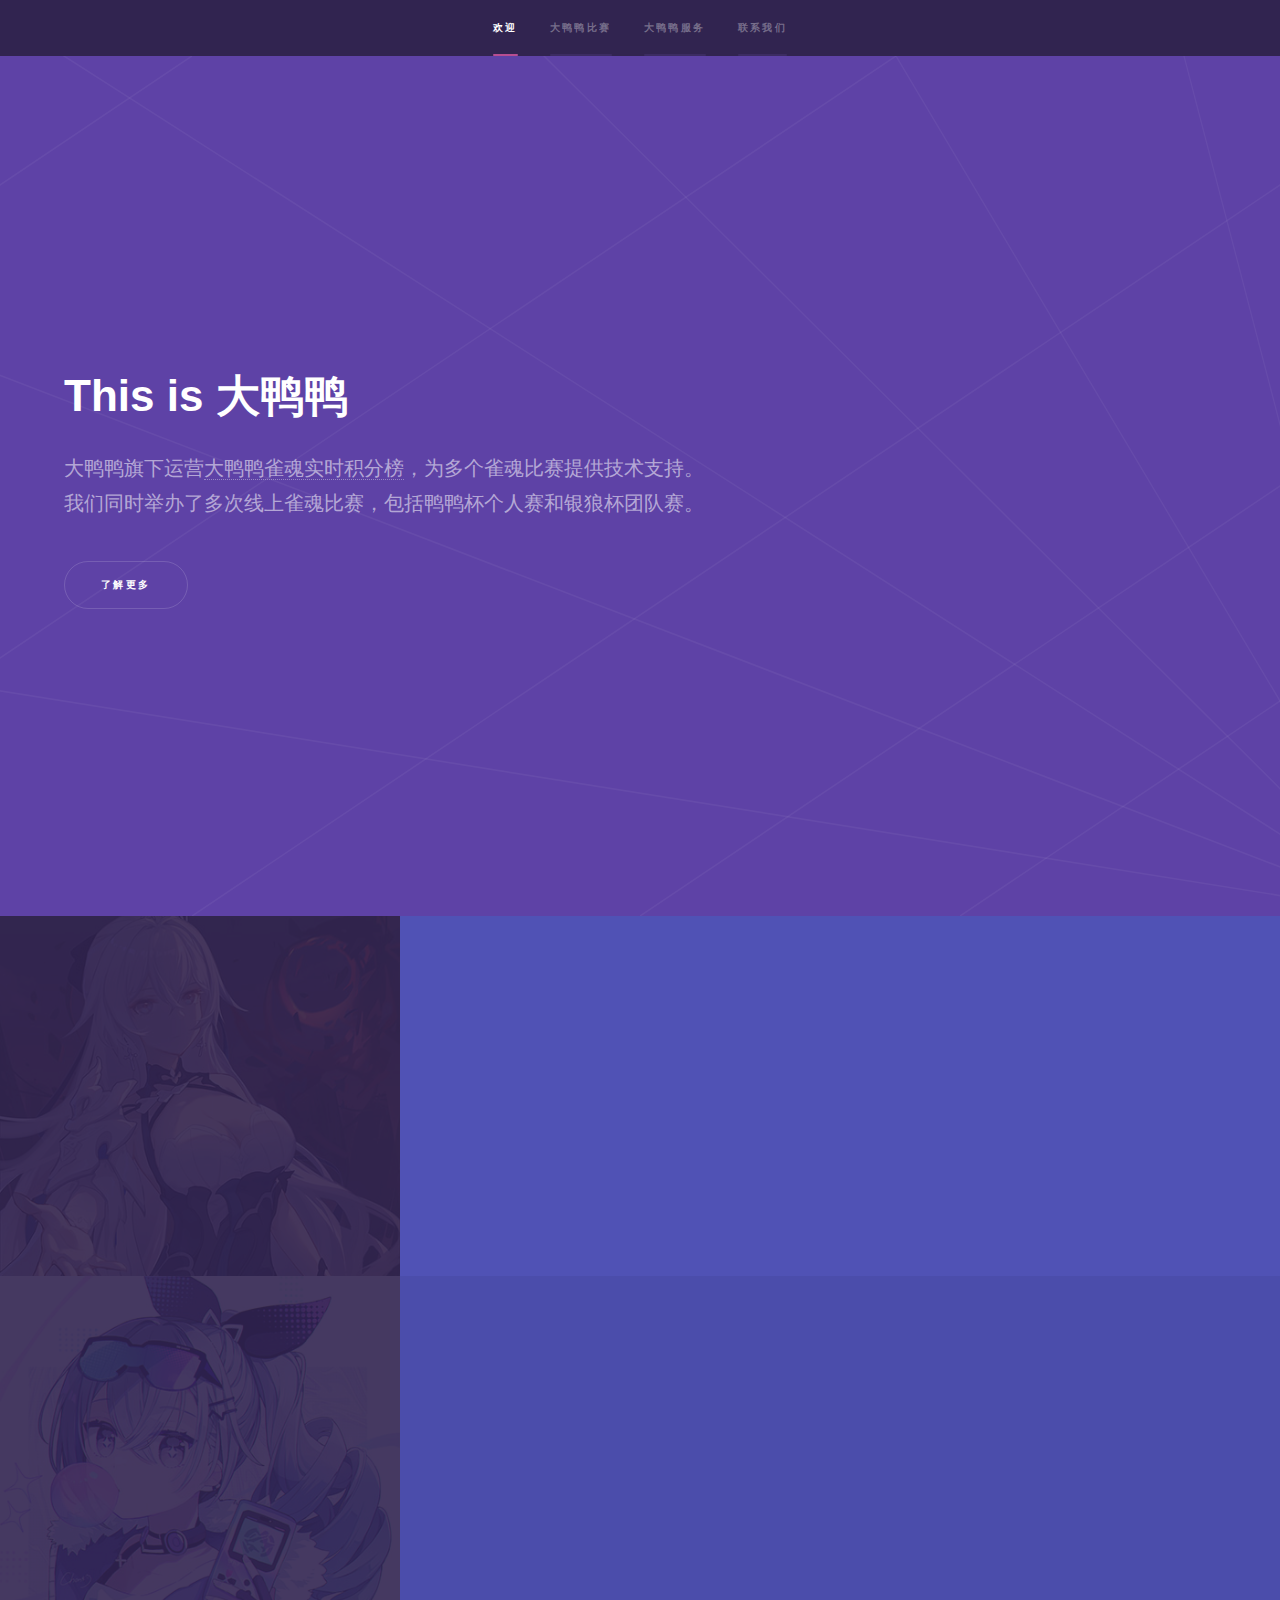
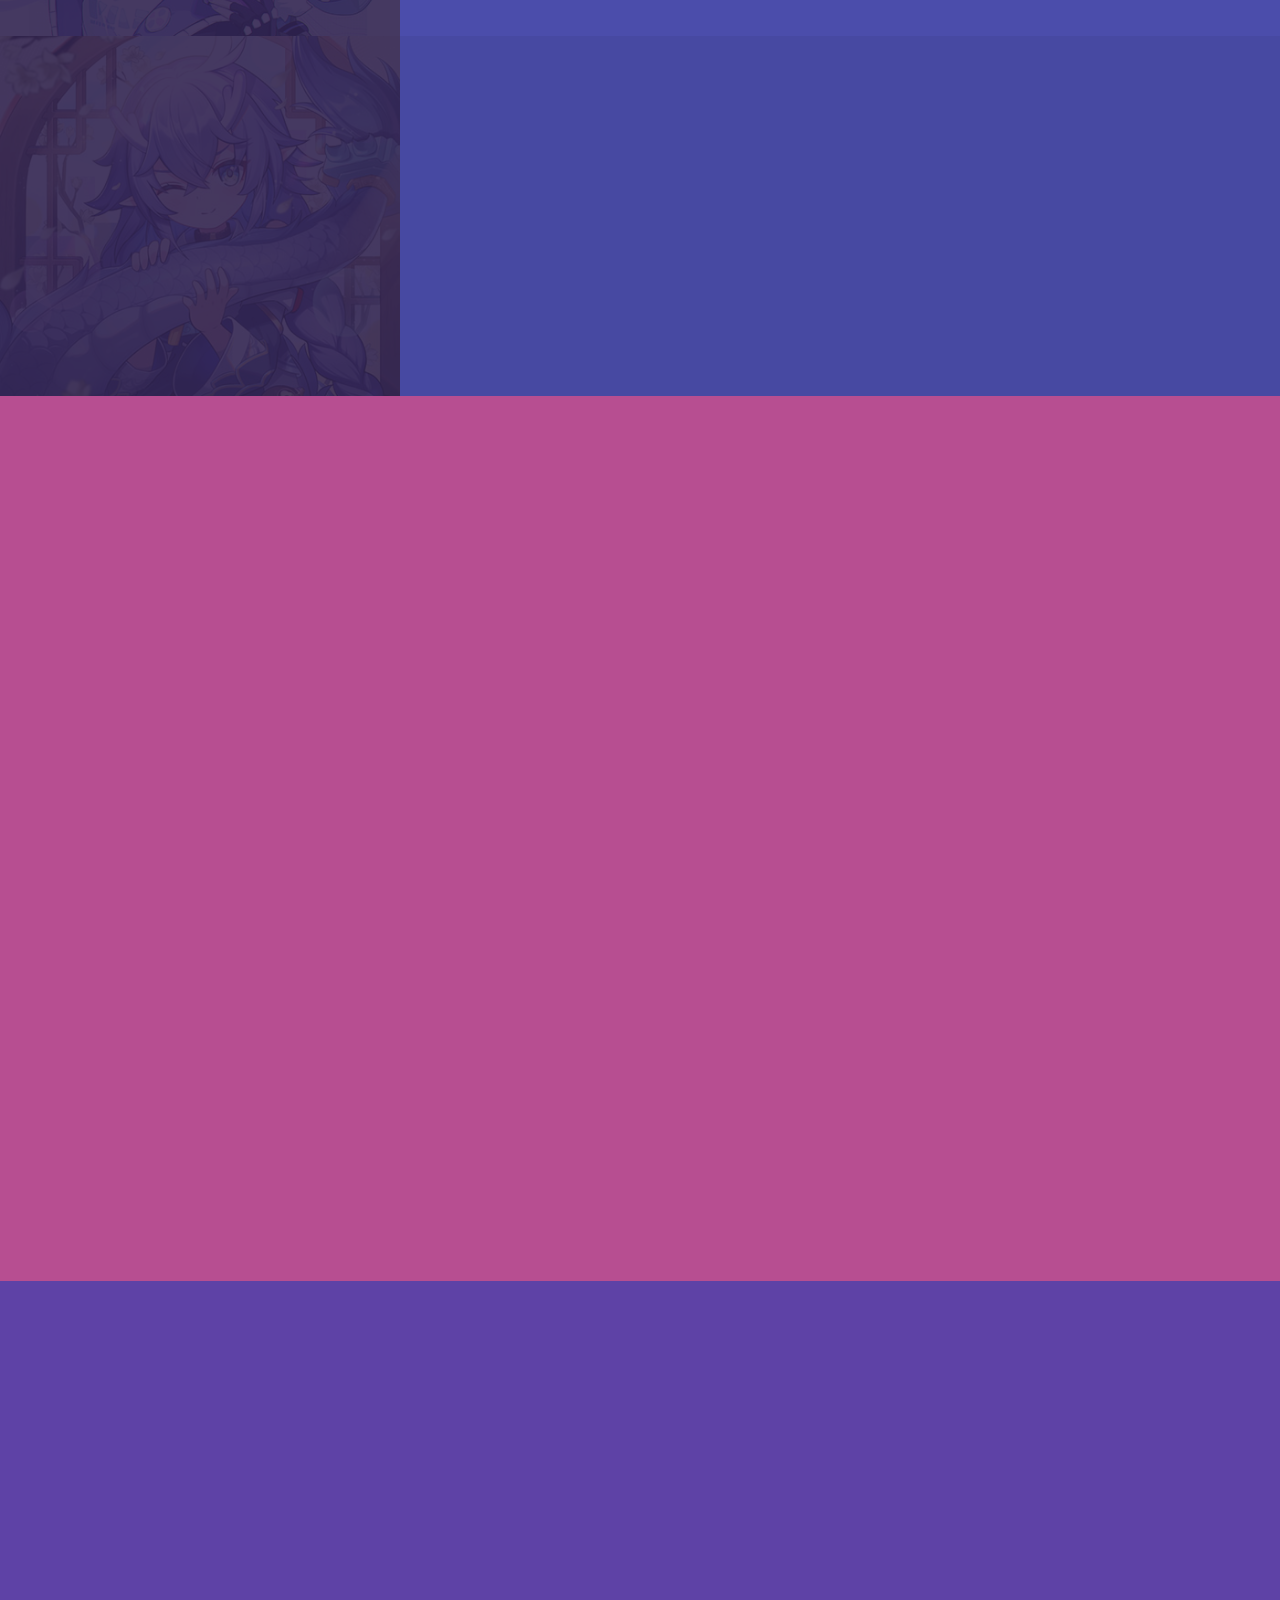
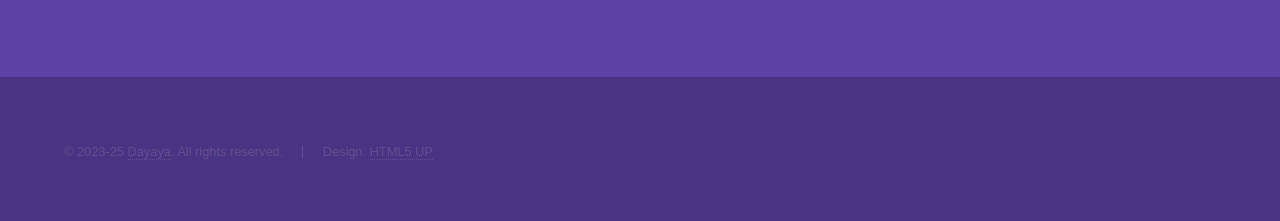
<file: index.html>
<!DOCTYPE HTML>
<!--
	Hyperspace by HTML5 UP
	html5up.net | @ajlkn
	Free for personal and commercial use under the CCA 3.0 license (html5up.net/license)
-->
<html>
	<head>
		<title>大鸭鸭 - 首页</title>
		<meta charset="utf-8" />
		<meta name="viewport" content="width=device-width, initial-scale=1, user-scalable=no" />
		<link rel="stylesheet" href="assets/css/main.css" />
		<link rel="icon" type="image/x-icon" href="/images/favicon.ico">
		<noscript><link rel="stylesheet" href="assets/css/noscript.css" /></noscript>
	</head>
	<body class="is-preload">

		<!-- Sidebar -->
			<section id="sidebar">
				<div class="inner">
					<nav>
						<ul>
							<li><a href="#intro">欢迎</a></li>
							<li><a href="#one">大鸭鸭比赛</a></li>
							<li><a href="#two">大鸭鸭服务</a></li>
							<li><a href="#three">联系我们</a></li>
						</ul>
					</nav>
				</div>
			</section>

		<!-- Wrapper -->
			<div id="wrapper">

				<!-- Intro -->
					<section id="intro" class="wrapper style1 fullscreen fade-up">
						<div class="inner">
							<h1>This is 大鸭鸭</h1>
							<p>大鸭鸭旗下运营<a href="https://cn.mj00.top" target="_blank">大鸭鸭雀魂实时积分榜</a>，为多个雀魂比赛提供技术支持。<br />
							我们同时举办了多次线上雀魂比赛，包括鸭鸭杯个人赛和银狼杯团队赛。</p>
							<ul class="actions">
								<li><a href="#one" class="button scrolly">了解更多</a></li>
							</ul>
						</div>
					</section>

				<!-- One -->
					<section id="one" class="wrapper style2 spotlights">
						<section>
							<a href="yaya.html" class="image"><img src="images/pic01.jpg" alt="" data-position="center center" /></a>
							<div class="content">
								<div class="inner">
									<h2>鸭鸭杯</h2>
									<p>大鸭鸭旗下鸭鸭杯/大鸭鸭杯个人线上麻将比赛。目前已举办五届。</p>
									<ul class="actions">
										<li><a href="yaya.html" class="button">了解更多</a></li>
									</ul>
								</div>
							</div>
						</section>
						<section>
							<a href="yinlang.html" class="image"><img src="images/pic02.jpg" alt="" data-position="top center" /></a>
							<div class="content">
								<div class="inner">
									<h2>银狼杯</h2>
									<p>大鸭鸭旗下银狼杯团队线上麻将比赛。目前已举办两届。</p>
									<ul class="actions">
										<li><a href="yinlang.html" class="button">了解更多</a></li>
									</ul>
								</div>
							</div>
						</section>
						<section>
							<a href="bailu.html" class="image"><img src="images/pic03.jpg" alt="" data-position="25% 25%" /></a>
							<div class="content">
								<div class="inner">
									<h2>白露杯</h2>
									<p>大鸭鸭旗下全新赛制的团队线上麻将比赛，计划于11-12月举办第一届比赛。</p>
									<ul class="actions">
										<li><a href="bailu.html" class="button">了解更多</a></li>
									</ul>
								</div>
							</div>
						</section>
					</section>

				<!-- Two -->
					<section id="two" class="wrapper style3 fade-up">
						<div class="inner">
							<h2>大鸭鸭旗下服务</h2>
							<p>大鸭鸭致力于将业界领先的开源解决方案进行有效整合，为各位带来完善的使用体验。</p>
							<div class="features">
								<section>
									<span class="icon solid major fa-pager"></span>
									<h3>雀魂实时积分榜</h3>
									<p>提供雀魂比赛场分数展示及数据统计，支持个人赛和团队赛。</p>
								</section>
								<section>
									<span class="icon solid major fa-video"></span>
									<h3>大鸭鸭直播台</h3>
									<p>独立的流媒体直播平台，支持VLC播放，无审核无广告。</p>
								</section>
								<section>
									<span class="icon solid major fa-envelope"></span>
									<h3>大鸭鸭临时邮箱</h3>
									<p>由大鸭鸭提供的邮箱服务，使用@mail.mj00.top个性域名。</p>
								</section>
								<section>
									<span class="icon solid major fa-clipboard"></span>
									<h3>大鸭鸭Pastebin</h3>
									<p>NGA同款加密记事本，支持设置有效期、设置密码和阅后即焚。</p>
								</section>
								<section>
									<span class="icon solid major brands fa-qq"></span>
									<h3>雀圣屋</h3>
									<p>大鸭鸭为雀圣屋雀魂麻将交流群提供技术支持。</p>
								</section>
								<section>
									<span class="icon solid major brands fa-qq"></span>
									<h3>碳基生物</h3>
									<p>大鸭鸭为碳基生物雀魂麻将交流群提供技术支持。</p>
								</section>
							</div>
							<ul class="actions">
								<li><a href="https://github.com/cyber-mj00" target="_blank" class="button">了解更多</a></li>
							</ul>
						</div>
					</section>

				<!-- Three -->
					<section id="three" class="wrapper style1 fade-up">
						<div class="inner">
							<h2>联系我们</h2>
							<p>如果有针对大鸭鸭比赛或大鸭鸭服务的任何问题或意见，欢迎联系大鸭鸭：</p>
							<div class="split style1">
								<section>
									<blockquote>
										Though my wings've been bloodstained and could never rid<br />
										I will try hard to soar to the heaven I dreamed<br />
										There is no exception in this library<br />
										For I know I will always go with you
									</blockquote>
								</section>
								<section>
									<ul class="contact">
										<li>
											<h3>Email</h3>
											<a href="mailto:cyber@mj00.top">cyber@mj00.top</a>
										</li>
										<li>
											<h3>链接</h3>
											<ul class="icons">
												<li><a href="https://twitter.com/mj00top" target="_blank" class="icon brands fa-twitter"><span class="label">Twitter</span></a></li>
												<li><a href="https://qm.qq.com/q/2zcmU1tOYU" target="_blank" class="icon brands fa-qq"><span class="label">Facebook</span></a></li>
												<li><a href="https://github.com/cyber-mj00" target="_blank" class="icon brands fa-github"><span class="label">GitHub</span></a></li>
											</ul>
										</li>
									</ul>
								</section>
							</div>
						</div>
					</section>

			</div>

		<!-- Footer -->
			<footer id="footer" class="wrapper style1-alt">
				<div class="inner">
					<ul class="menu">
						<li>&copy; 2023-25 <a href="https://mj00.top" target="_blank">Dayaya</a>. All rights reserved.</li><li>Design: <a href="http://html5up.net" target="_blank">HTML5 UP</a></li>
					</ul>
				</div>
			</footer>

		<!-- Scripts -->
			<script src="assets/js/jquery.min.js"></script>
			<script src="assets/js/jquery.scrollex.min.js"></script>
			<script src="assets/js/jquery.scrolly.min.js"></script>
			<script src="assets/js/browser.min.js"></script>
			<script src="assets/js/breakpoints.min.js"></script>
			<script src="assets/js/util.js"></script>
			<script src="assets/js/main.js"></script>

	</body>
</html>
</file>
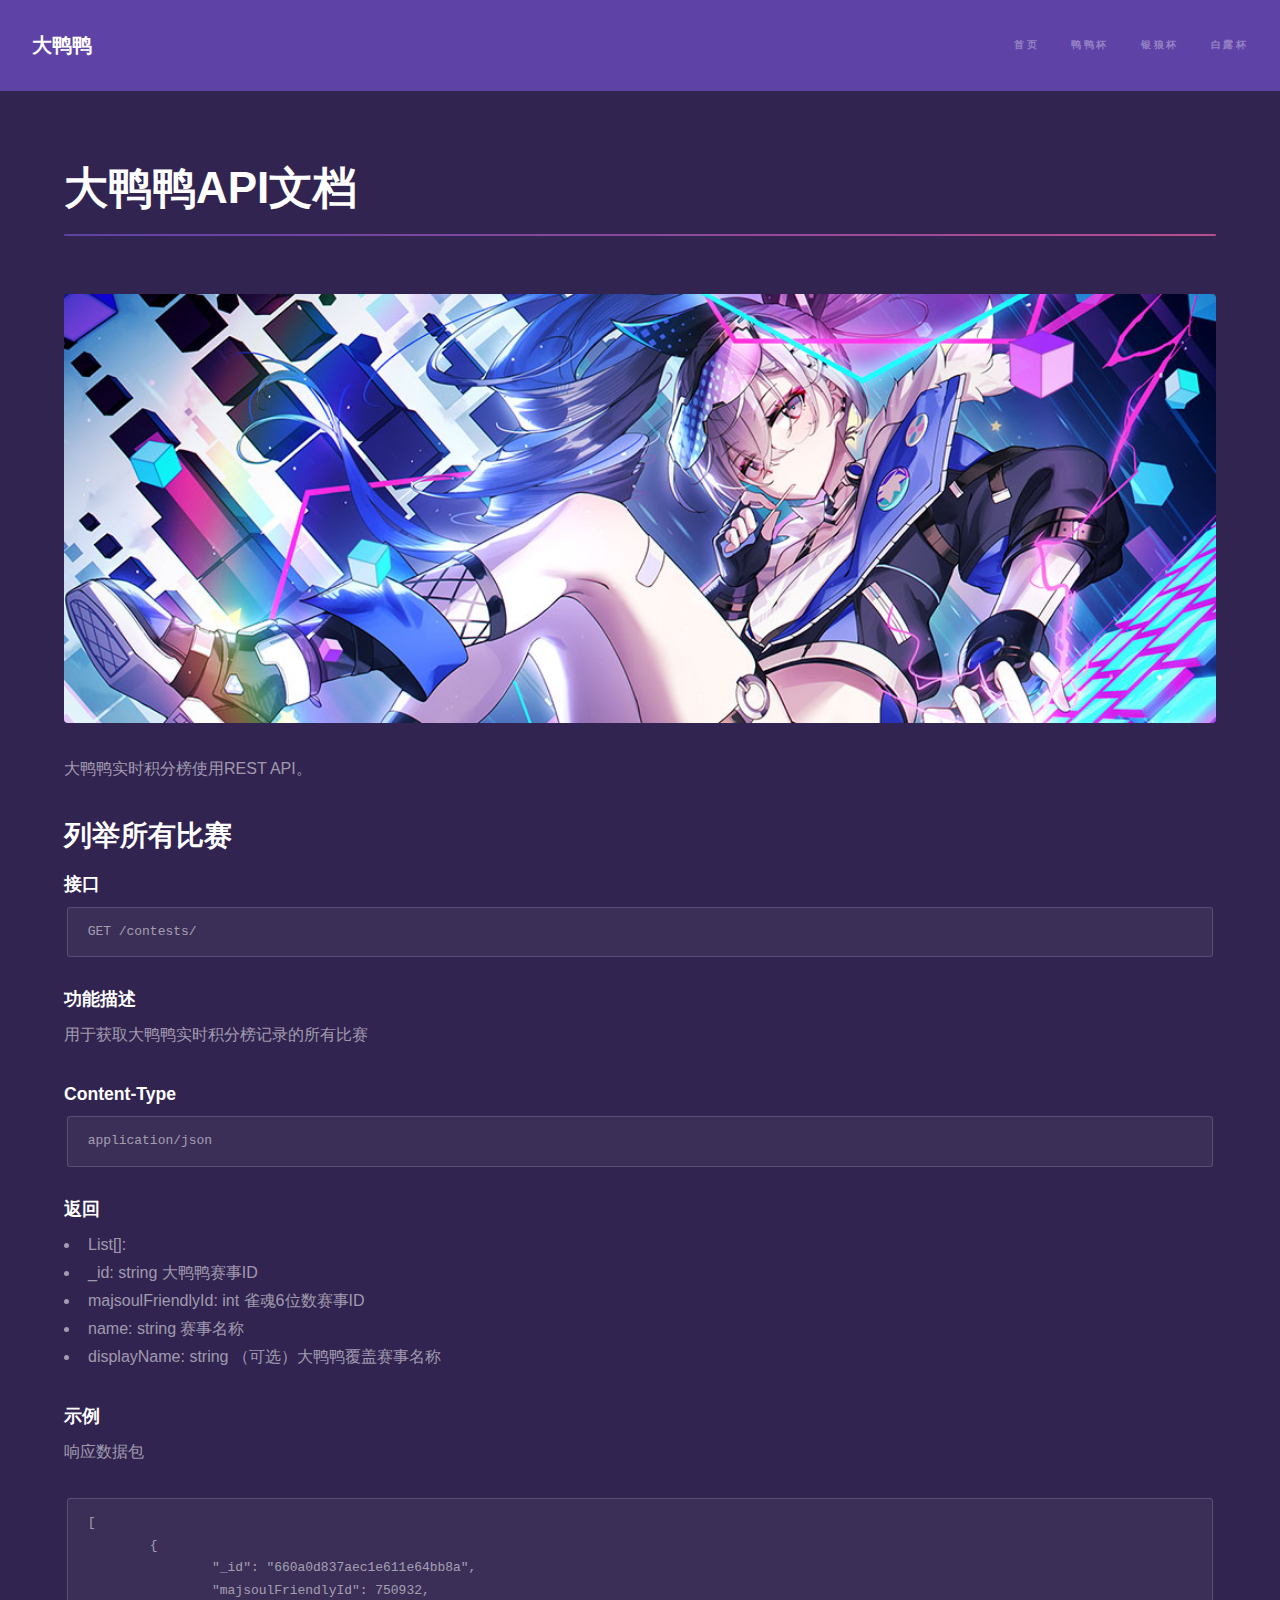
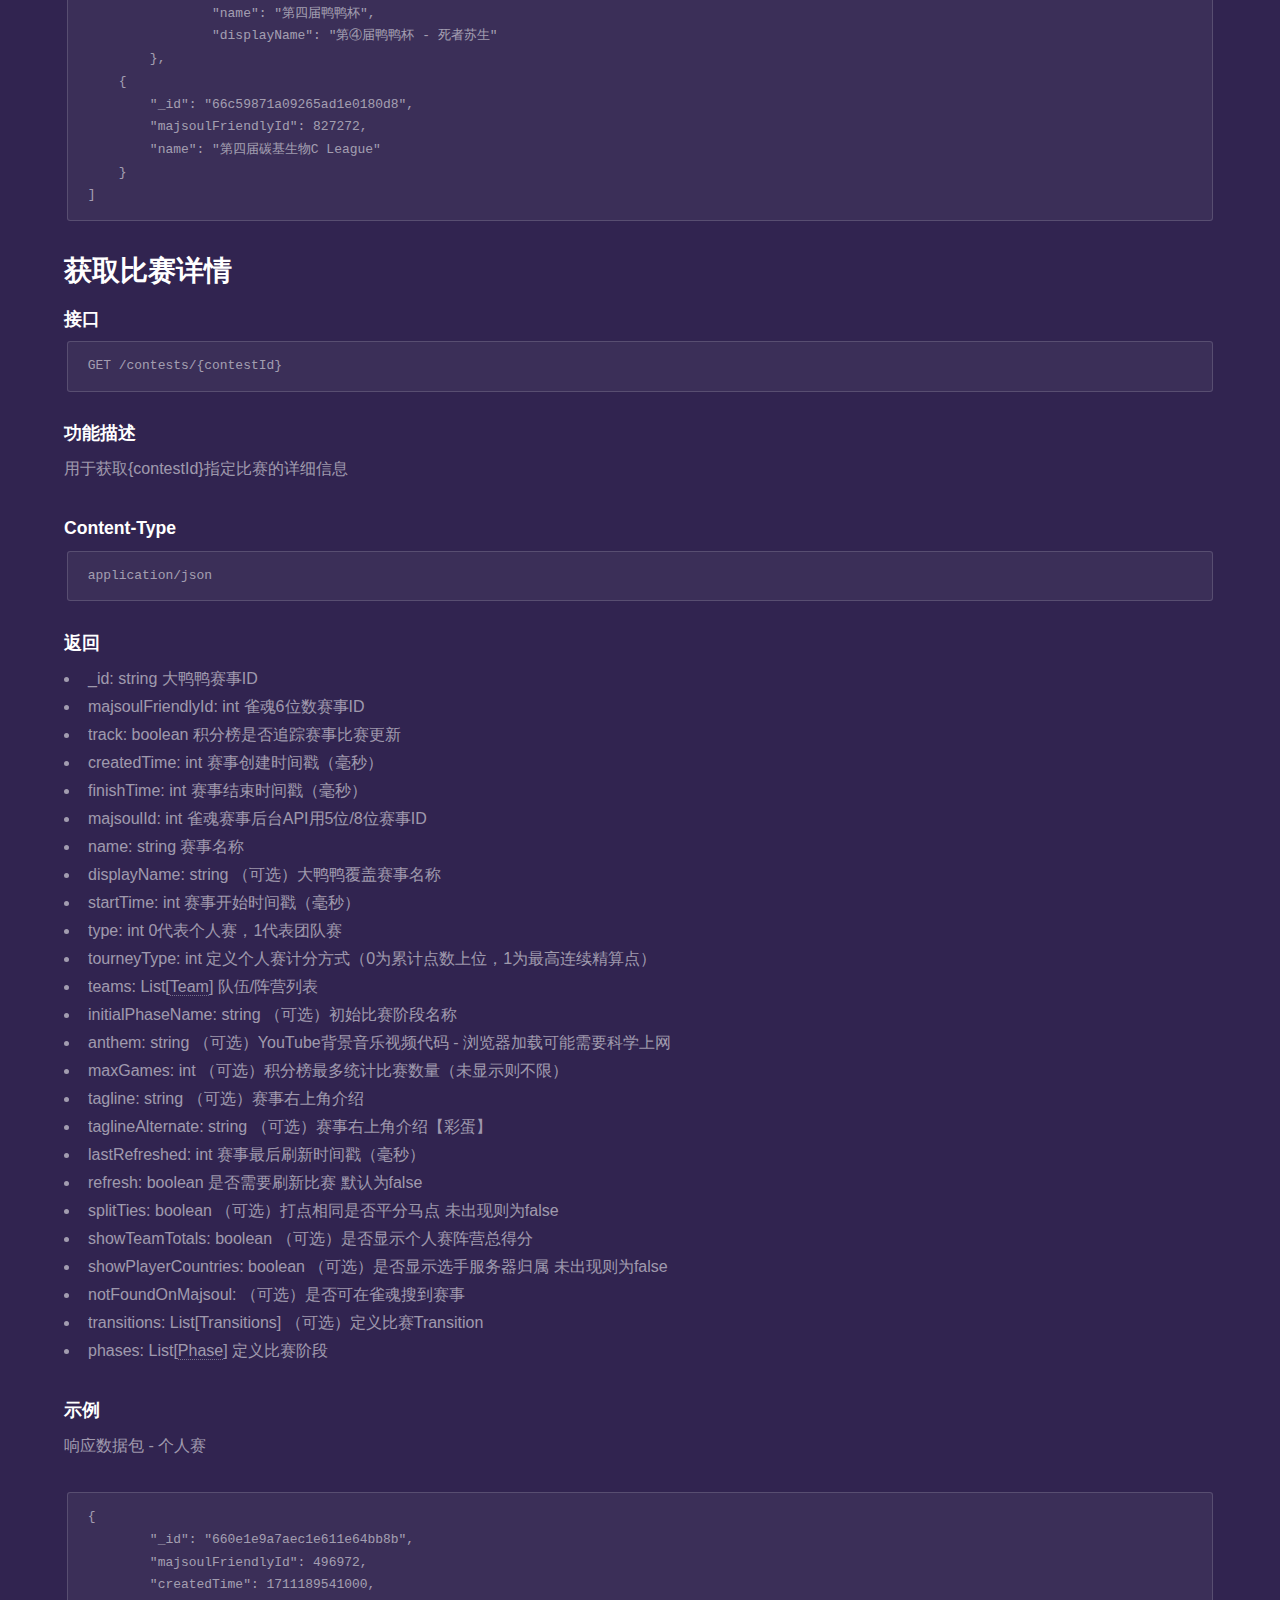
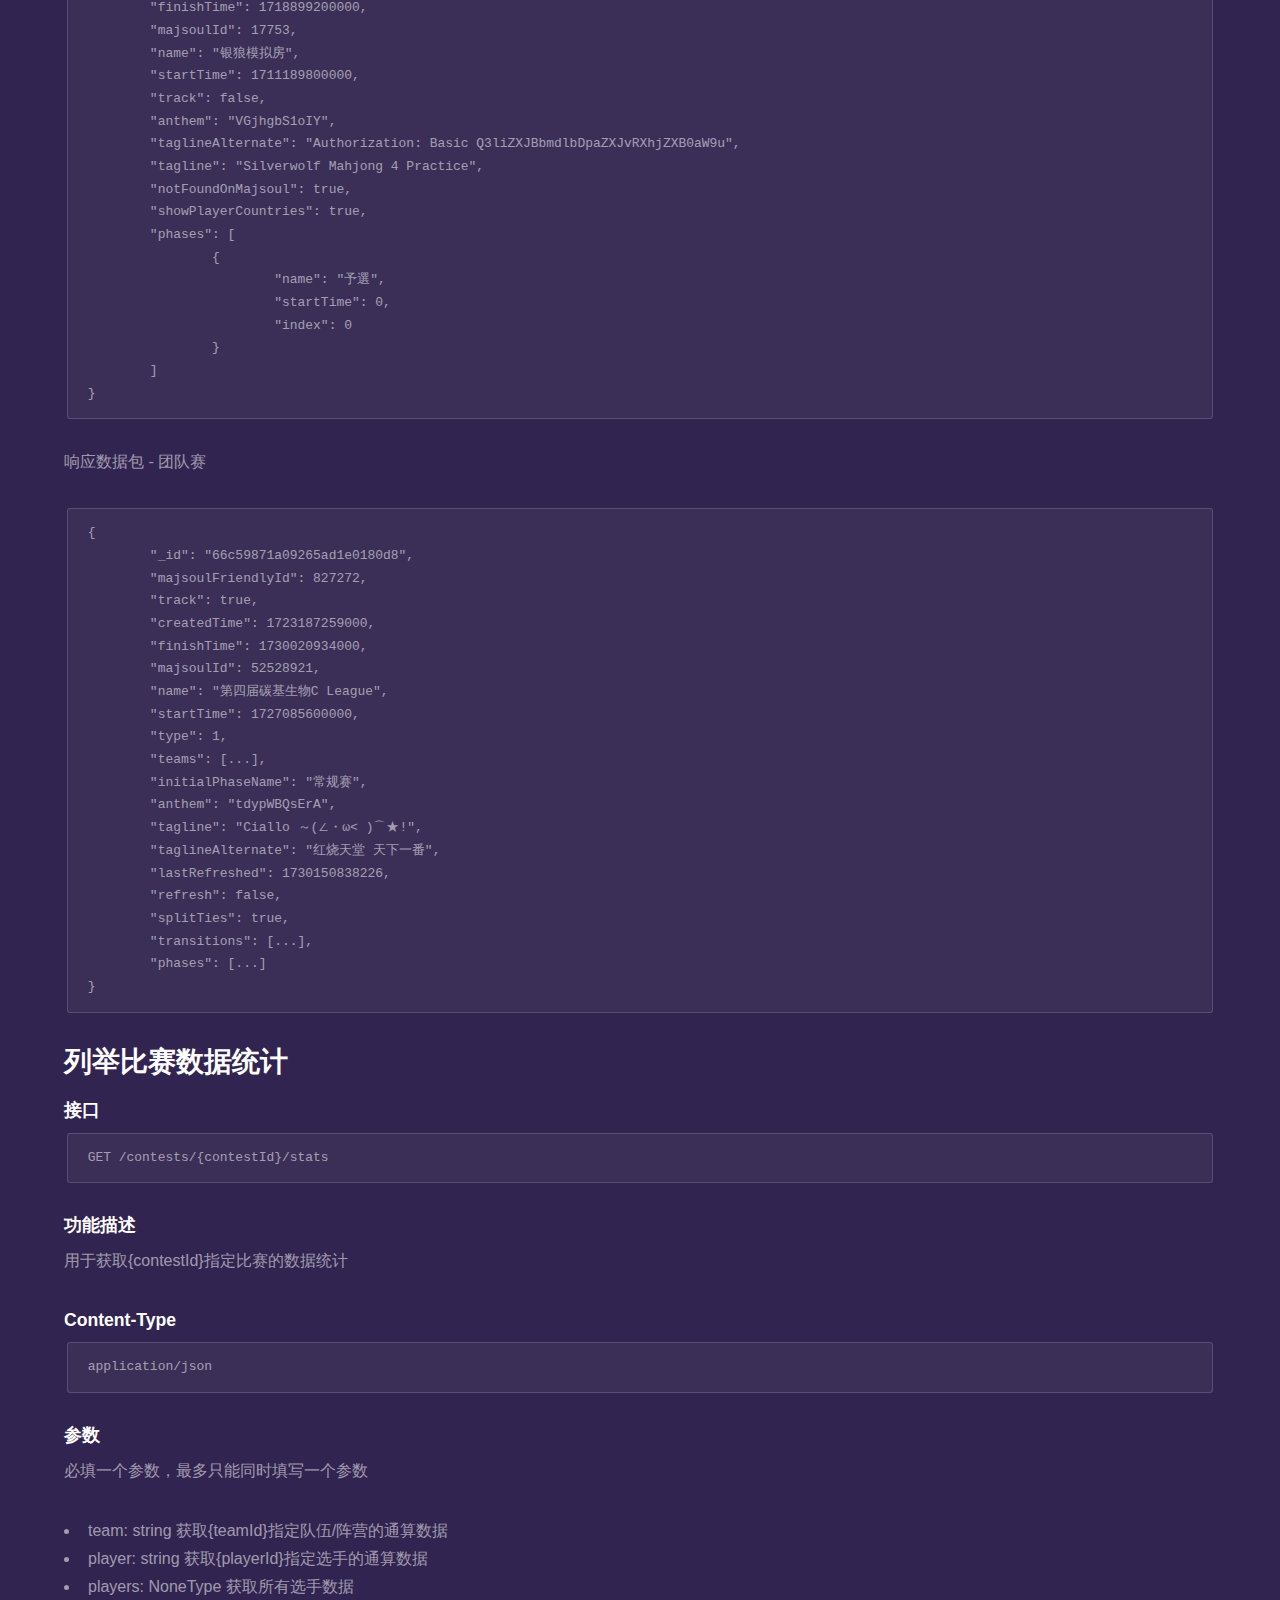
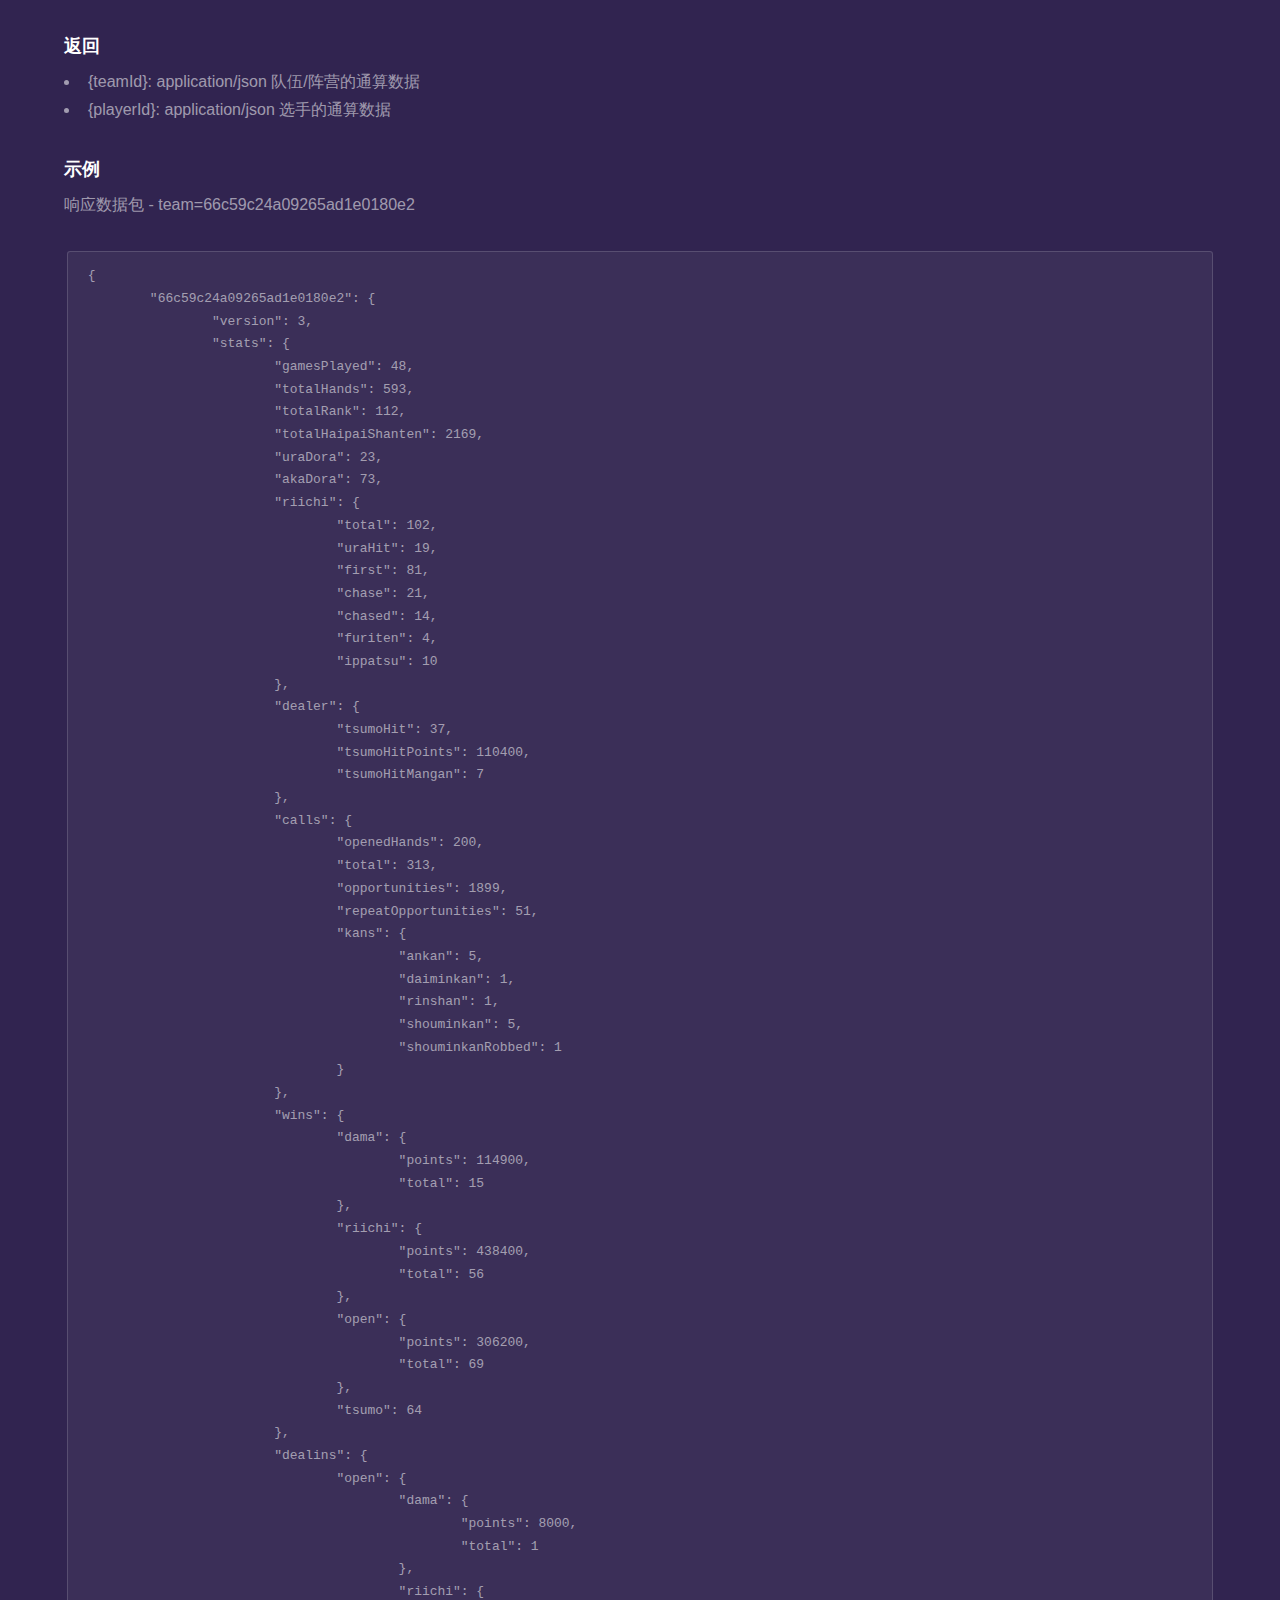
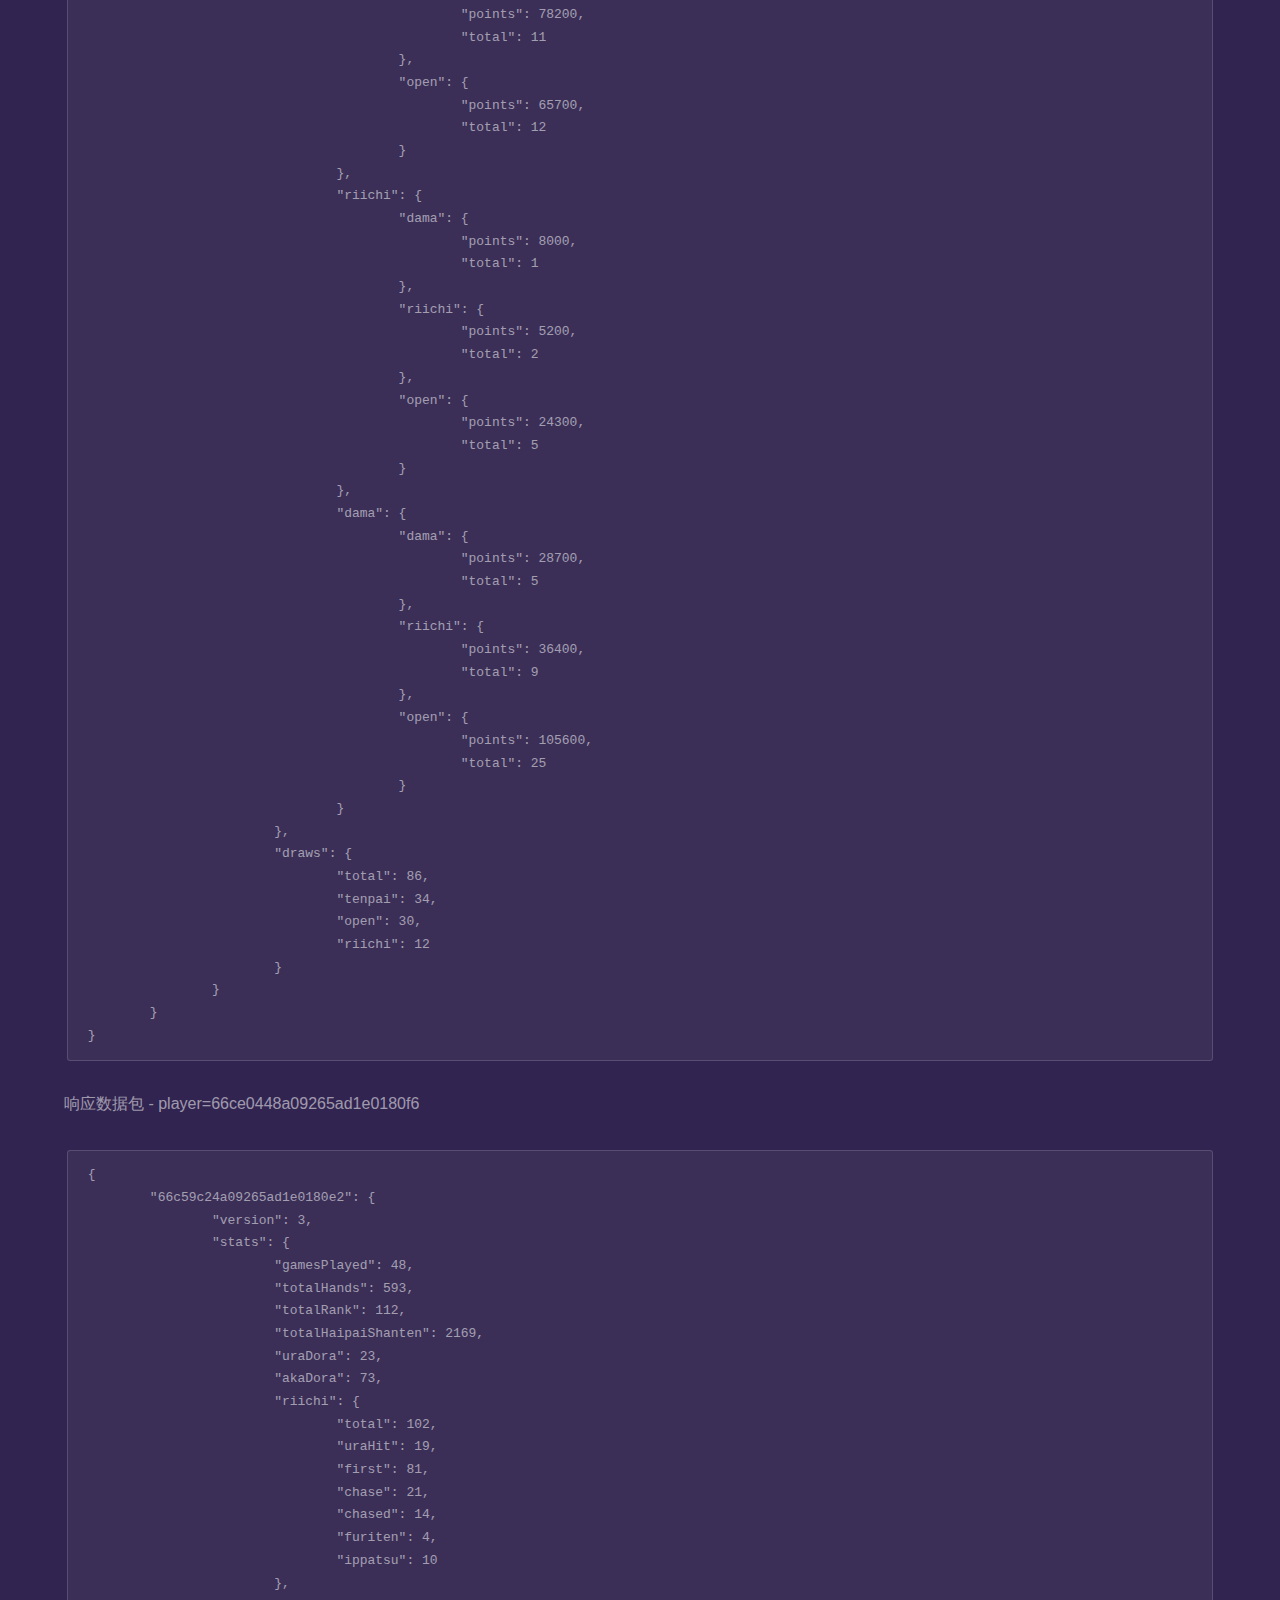
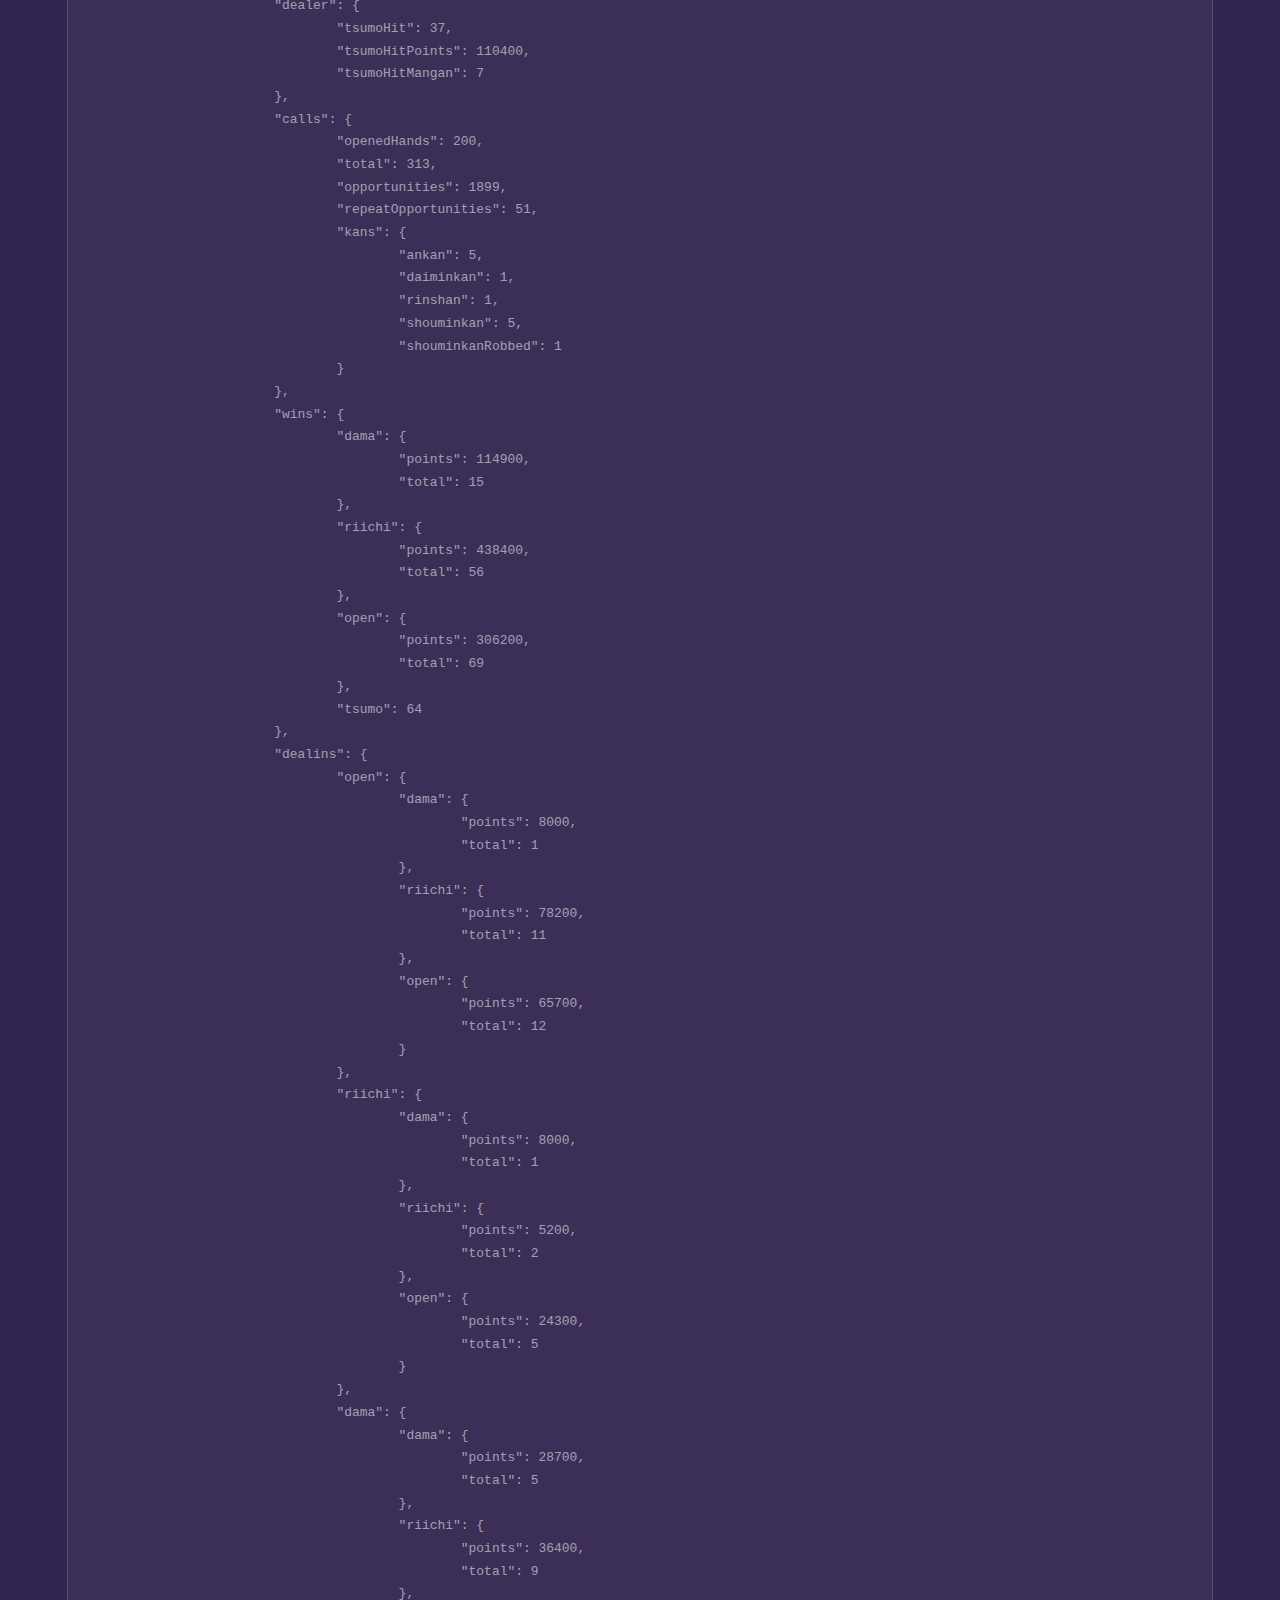
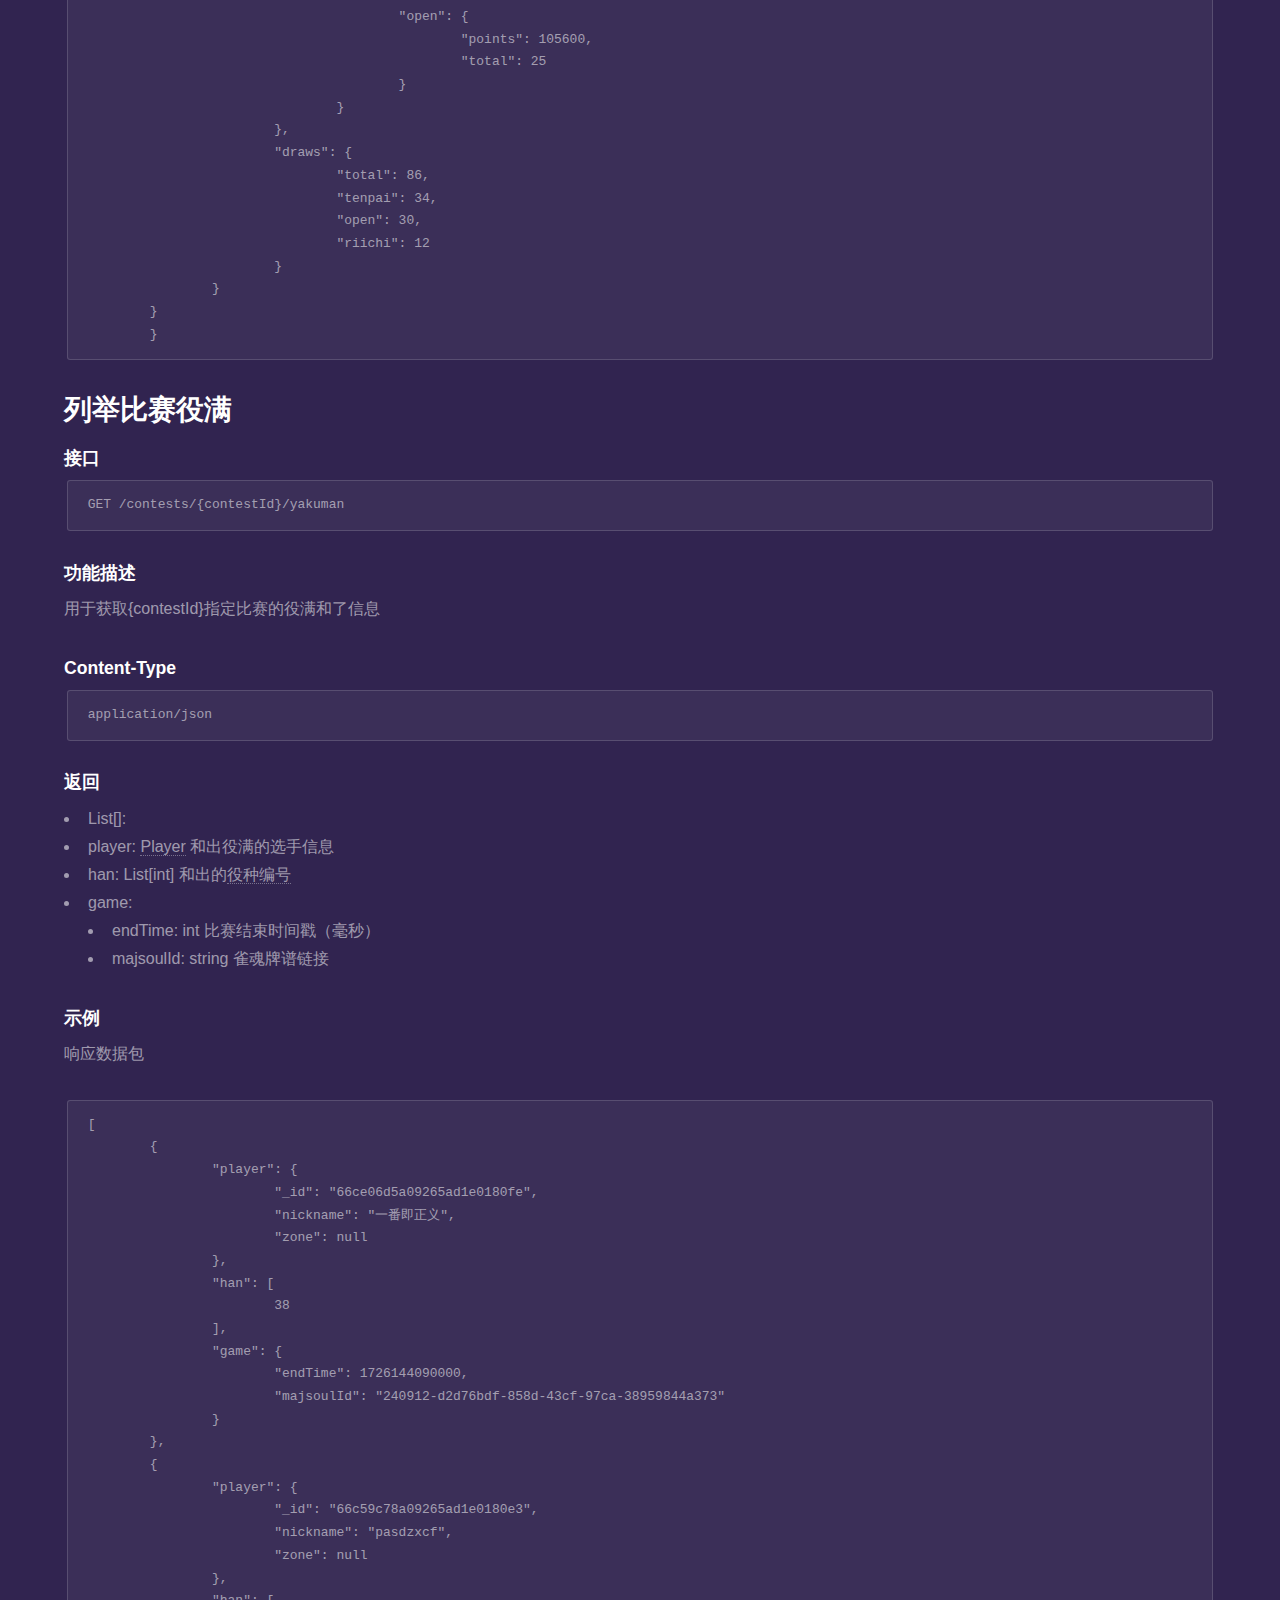
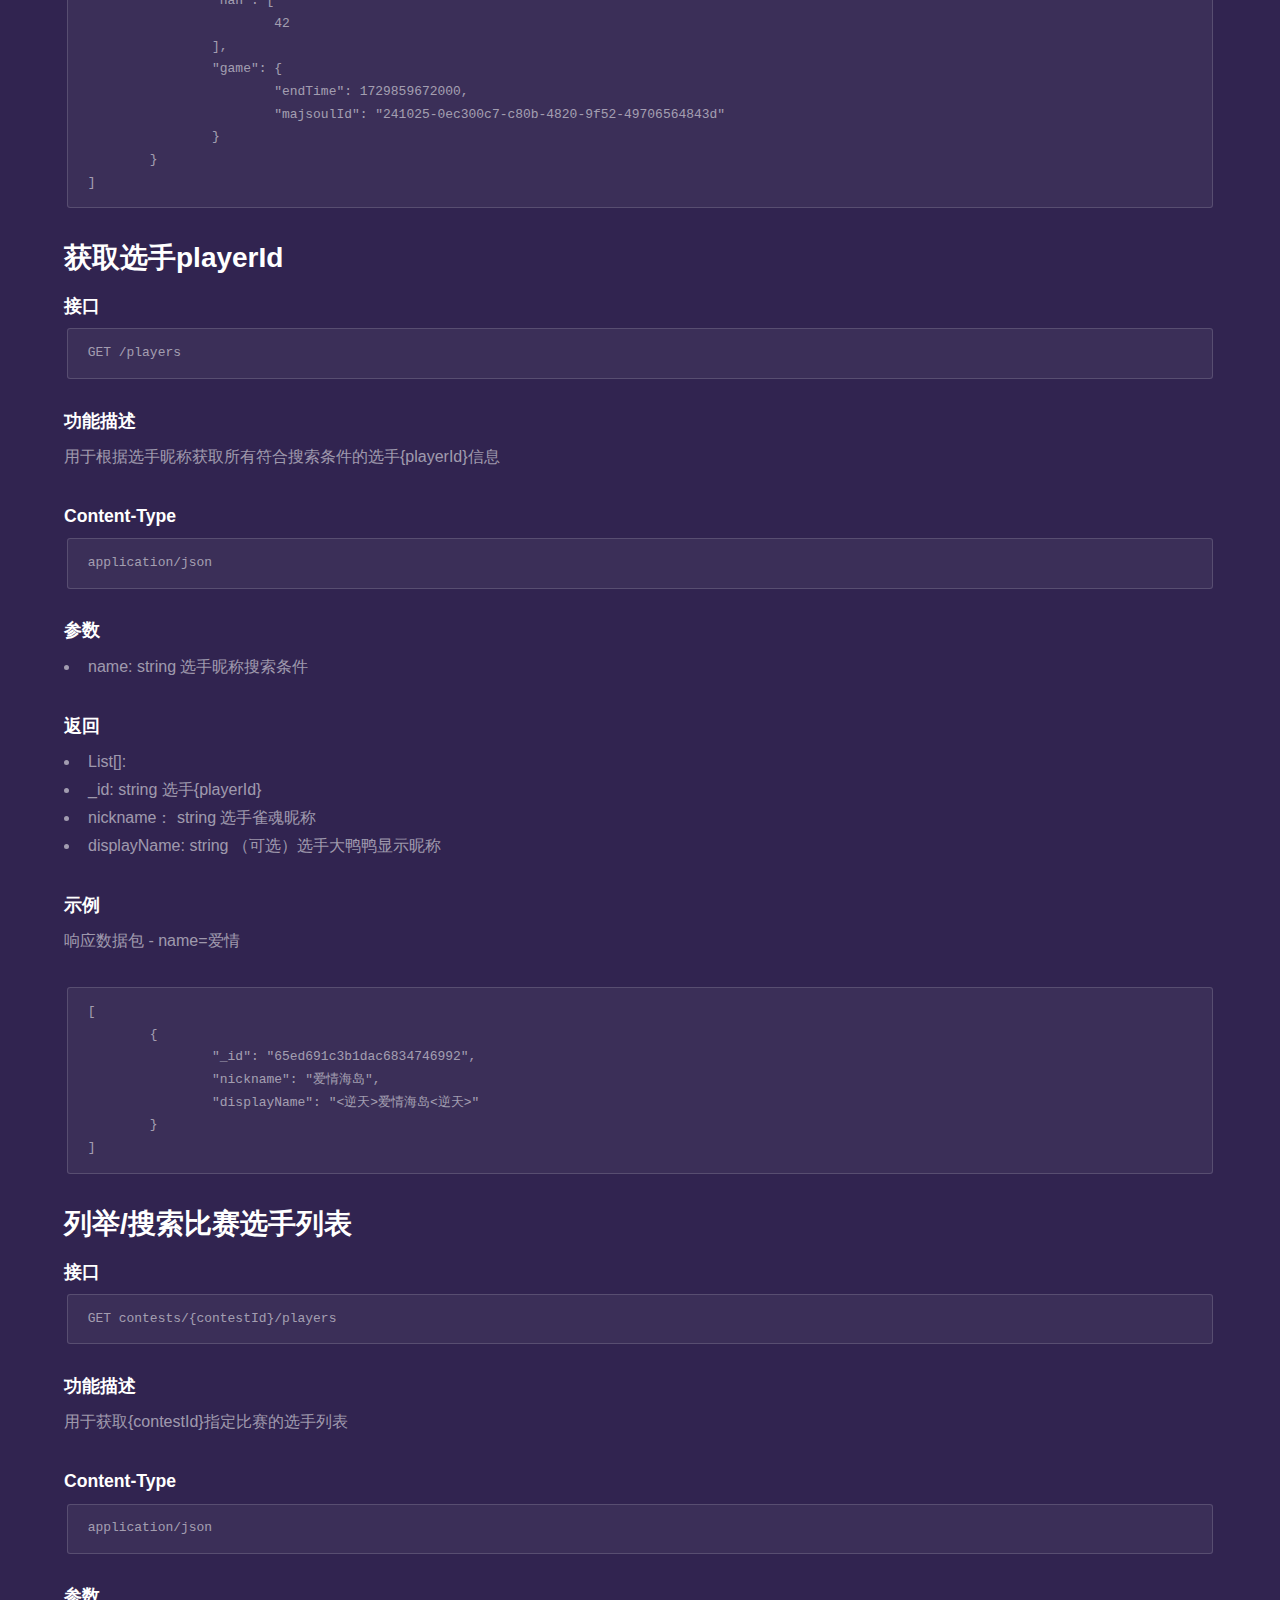
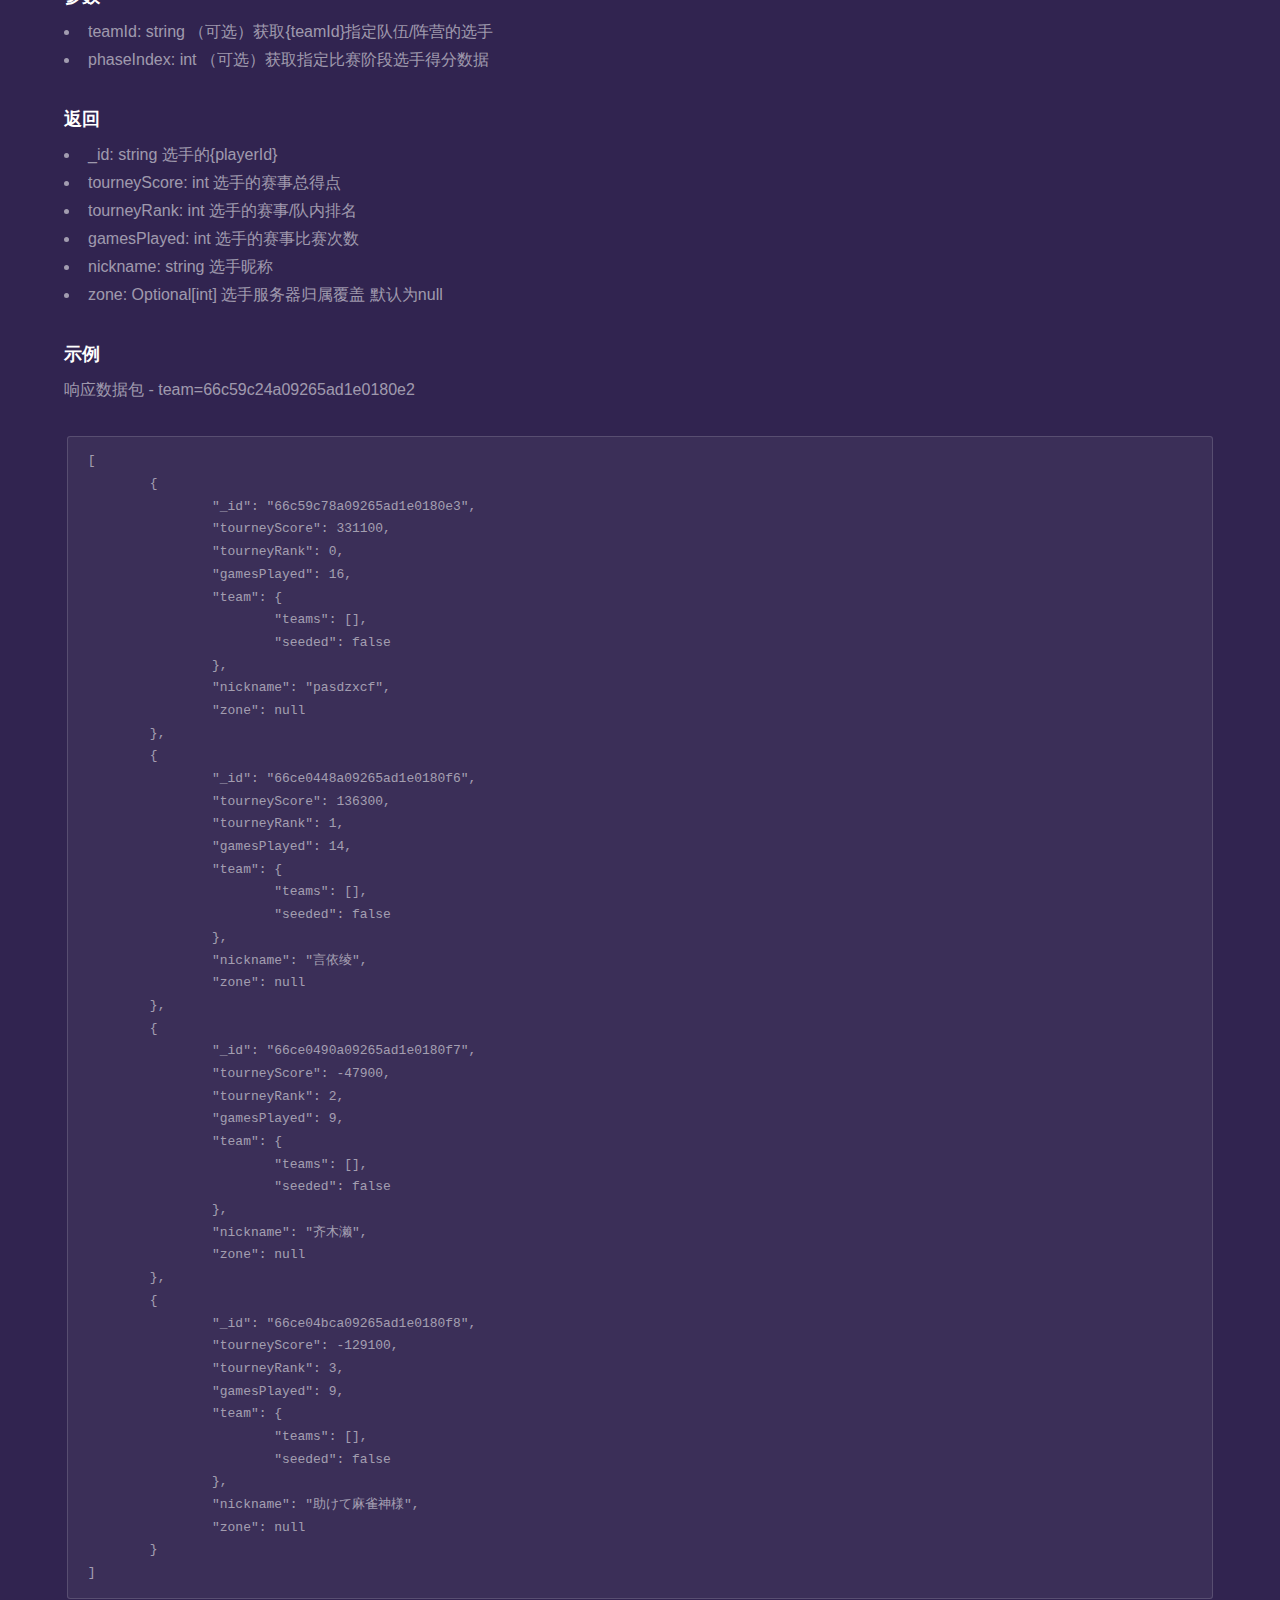
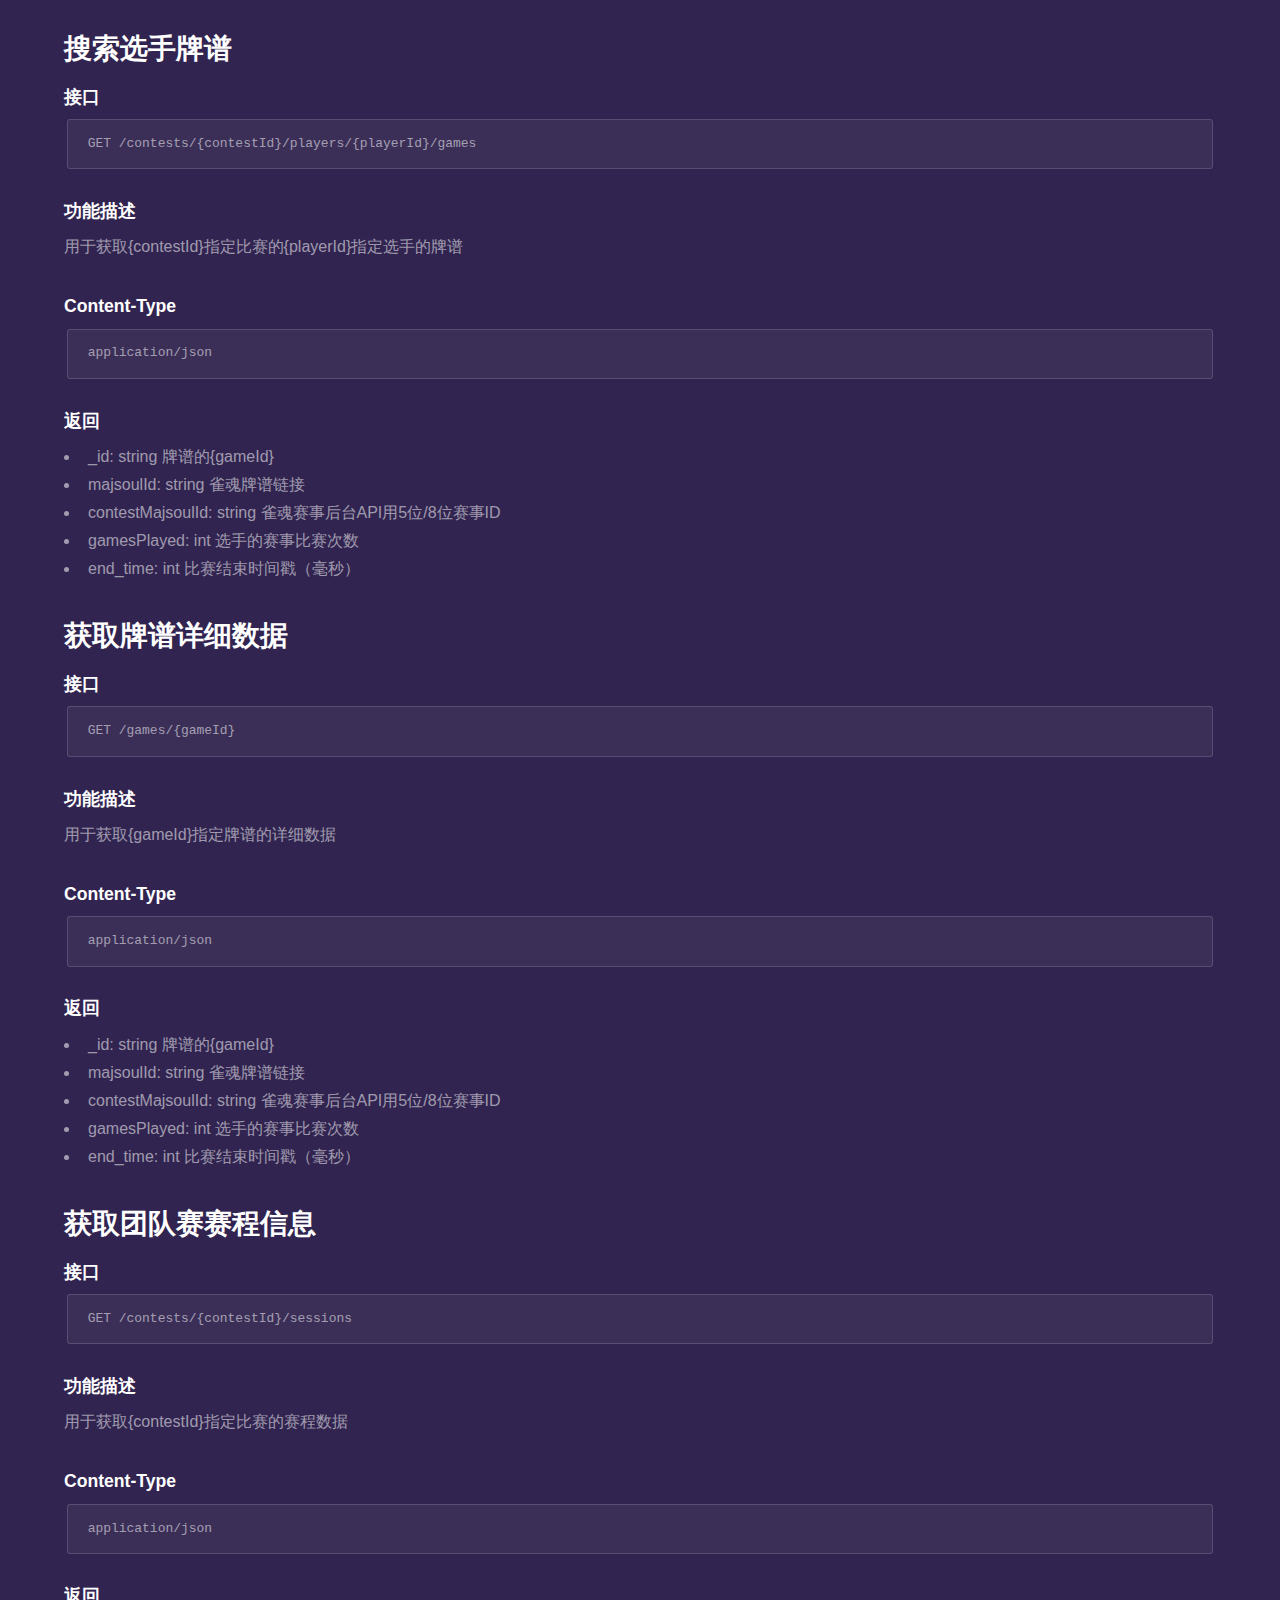
<file: api.html>
<!DOCTYPE HTML>
<!--
	Hyperspace by HTML5 UP
	html5up.net | @ajlkn
	Free for personal and commercial use under the CCA 3.0 license (html5up.net/license)
-->
<html>
	<head>
		<title>大鸭鸭 - API文档</title>
		<meta charset="utf-8" />
		<meta name="viewport" content="width=device-width, initial-scale=1, user-scalable=no" />
		<link rel="stylesheet" href="assets/css/main.css" />
		<link rel="icon" type="image/x-icon" href="/images/favicon.ico">
		<noscript><link rel="stylesheet" href="assets/css/noscript.css" /></noscript>
	</head>
	<body class="is-preload">

		<!-- Header -->
			<header id="header">
				<a href="index.html" class="title">大鸭鸭</a>
				<nav>
					<ul>
						<li><a href="index.html">首页</a></li>
						<li><a href="yaya.html">鸭鸭杯</a></li>
						<li><a href="yinlang.html">银狼杯</a></li>
						<li><a href="bailu.html">白露杯</a></li>
					</ul>
				</nav>
			</header>

		<!-- Wrapper -->
			<div id="wrapper">

				<!-- Main -->
					<section id="main" class="wrapper">
						<div class="inner">
							<h1 class="major">大鸭鸭API文档</h1>
							<span class="image fit"><img src="images/pic04b.jpg" alt="" /></span>
							<p>大鸭鸭实时积分榜使用REST API。</p>
							<h2 id="contests-index">列举所有比赛</h2>
							<h3>接口</h3>
							<pre><code>GET /contests/</code></pre>
							<h3>功能描述</h3>
							<p>用于获取大鸭鸭实时积分榜记录的所有比赛</p>
							<h3>Content-Type</h3>
							<pre><code>application/json</code></pre>
							<h3>返回</h3>
							<ul>
								<li>List[]:</li>
								<li>_id: string 大鸭鸭赛事ID</li>
								<li>majsoulFriendlyId: int 雀魂6位数赛事ID</li>
								<li>name: string 赛事名称</li>
								<li>displayName: string （可选）大鸭鸭覆盖赛事名称</li>
							</ul>
							<h3>示例</h3>
							<p>响应数据包</p>
							<pre><code>[
	{
		"_id": "660a0d837aec1e611e64bb8a",
		"majsoulFriendlyId": 750932,
		"name": "第四届鸭鸭杯",
		"displayName": "第④届鸭鸭杯 - 死者苏生"
	},
    {
        "_id": "66c59871a09265ad1e0180d8",
        "majsoulFriendlyId": 827272,
        "name": "第四届碳基生物C League"
    }
]</code></pre>
							<h2 id="contests-get">获取比赛详情</h2>
							<h3>接口</h3>
							<pre><code>GET /contests/{contestId}</code></pre>
							<h3>功能描述</h3>
							<p>用于获取{contestId}指定比赛的详细信息</p>
							<h3>Content-Type</h3>
							<pre><code>application/json</code></pre>
							<h3>返回</h3>
							<ul>
								<li>_id: string 大鸭鸭赛事ID</li>
								<li>majsoulFriendlyId: int 雀魂6位数赛事ID</li>
								<li>track: boolean 积分榜是否追踪赛事比赛更新</li>
								<li>createdTime: int 赛事创建时间戳（毫秒）</li>
								<li>finishTime: int 赛事结束时间戳（毫秒）</li>
								<li>majsoulId: int 雀魂赛事后台API用5位/8位赛事ID</li>
								<li>name: string 赛事名称</li>
								<li>displayName: string （可选）大鸭鸭覆盖赛事名称</li>
								<li>startTime: int 赛事开始时间戳（毫秒）</li>
								<li>type: int 0代表个人赛，1代表团队赛</li>
								<li>tourneyType: int 定义个人赛计分方式（0为累计点数上位，1为最高连续精算点）</li>
								<li>teams: List[<a href="#team">Team</a>] 队伍/阵营列表</li>
								<li>initialPhaseName: string （可选）初始比赛阶段名称</li>
								<li>anthem: string （可选）YouTube背景音乐视频代码 - 浏览器加载可能需要科学上网</li>
								<li>maxGames: int （可选）积分榜最多统计比赛数量（未显示则不限）</li>
								<li>tagline: string （可选）赛事右上角介绍</li>
								<li>taglineAlternate: string （可选）赛事右上角介绍【彩蛋】</li>
								<li>lastRefreshed: int 赛事最后刷新时间戳（毫秒）</li>
								<li>refresh: boolean 是否需要刷新比赛 默认为false</li>
								<li>splitTies: boolean （可选）打点相同是否平分马点 未出现则为false</li>
								<li>showTeamTotals: boolean （可选）是否显示个人赛阵营总得分</li>
								<li>showPlayerCountries: boolean （可选）是否显示选手服务器归属 未出现则为false</li>
								<li>notFoundOnMajsoul: （可选）是否可在雀魂搜到赛事</li>
								<li>transitions: List[Transitions] （可选）定义比赛Transition</li>
								<li>phases: List[<a href="#">Phase</a>] 定义比赛阶段</li>
							</ul>
							<h3>示例</h3>
							<p>响应数据包 - 个人赛</p>
							<pre><code>{
	"_id": "660e1e9a7aec1e611e64bb8b",
	"majsoulFriendlyId": 496972,
	"createdTime": 1711189541000,
	"finishTime": 1718899200000,
	"majsoulId": 17753,
	"name": "银狼模拟房",
	"startTime": 1711189800000,
	"track": false,
	"anthem": "VGjhgbS1oIY",
	"taglineAlternate": "Authorization: Basic Q3liZXJBbmdlbDpaZXJvRXhjZXB0aW9u",
	"tagline": "Silverwolf Mahjong 4 Practice",
	"notFoundOnMajsoul": true,
	"showPlayerCountries": true,
	"phases": [
		{
			"name": "予選",
			"startTime": 0,
			"index": 0
		}
	]
}</code></pre>
							<p>响应数据包 - 团队赛</p>
							<pre><code>{
	"_id": "66c59871a09265ad1e0180d8",
	"majsoulFriendlyId": 827272,
	"track": true,
	"createdTime": 1723187259000,
	"finishTime": 1730020934000,
	"majsoulId": 52528921,
	"name": "第四届碳基生物C League",
	"startTime": 1727085600000,
	"type": 1,
	"teams": [...],
	"initialPhaseName": "常规赛",
	"anthem": "tdypWBQsErA",
	"tagline": "Ciallo ～(∠・ω< )⌒★!",
	"taglineAlternate": "红烧天堂 天下一番",
	"lastRefreshed": 1730150838226,
	"refresh": false,
	"splitTies": true,
	"transitions": [...],
	"phases": [...]
}</code></pre>							
							<h2 id="contests-stats">列举比赛数据统计</h2>
							<h3>接口</h3>
							<pre><code>GET /contests/{contestId}/stats</code></pre>
							<h3>功能描述</h3>
							<p>用于获取{contestId}指定比赛的数据统计</p>
							<h3>Content-Type</h3>
							<pre><code>application/json</code></pre>
							<h3>参数</h3>
							<p>必填一个参数，最多只能同时填写一个参数</p>
							<ul>
								<li>team: string 获取{teamId}指定队伍/阵营的通算数据</li>
								<li>player: string 获取{playerId}指定选手的通算数据</li>
								<li>players: NoneType 获取所有选手数据</li>
							</ul>
							<h3>返回</h3>
							<ul>
								<li>{teamId}: application/json 队伍/阵营的通算数据</li>
								<li>{playerId}: application/json 选手的通算数据</li>
							</ul>
							<h3>示例</h3>
							<p>响应数据包 - team=66c59c24a09265ad1e0180e2</p>
							<pre><code>{
	"66c59c24a09265ad1e0180e2": {
		"version": 3,
		"stats": {
			"gamesPlayed": 48,
			"totalHands": 593,
			"totalRank": 112,
			"totalHaipaiShanten": 2169,
			"uraDora": 23,
			"akaDora": 73,
			"riichi": {
				"total": 102,
				"uraHit": 19,
				"first": 81,
				"chase": 21,
				"chased": 14,
				"furiten": 4,
				"ippatsu": 10
			},
			"dealer": {
				"tsumoHit": 37,
				"tsumoHitPoints": 110400,
				"tsumoHitMangan": 7
			},
			"calls": {
				"openedHands": 200,
				"total": 313,
				"opportunities": 1899,
				"repeatOpportunities": 51,
				"kans": {
					"ankan": 5,
					"daiminkan": 1,
					"rinshan": 1,
					"shouminkan": 5,
					"shouminkanRobbed": 1
				}
			},
			"wins": {
				"dama": {
					"points": 114900,
					"total": 15
				},
				"riichi": {
					"points": 438400,
					"total": 56
				},
				"open": {
					"points": 306200,
					"total": 69
				},
				"tsumo": 64
			},
			"dealins": {
				"open": {
					"dama": {
						"points": 8000,
						"total": 1
					},
					"riichi": {
						"points": 78200,
						"total": 11
					},
					"open": {
						"points": 65700,
						"total": 12
					}
				},
				"riichi": {
					"dama": {
						"points": 8000,
						"total": 1
					},
					"riichi": {
						"points": 5200,
						"total": 2
					},
					"open": {
						"points": 24300,
						"total": 5
					}
				},
				"dama": {
					"dama": {
						"points": 28700,
						"total": 5
					},
					"riichi": {
						"points": 36400,
						"total": 9
					},
					"open": {
						"points": 105600,
						"total": 25
					}
				}
			},
			"draws": {
				"total": 86,
				"tenpai": 34,
				"open": 30,
				"riichi": 12
			}
		}
	}
}</code></pre>
							<p>响应数据包 - player=66ce0448a09265ad1e0180f6</p>
							<pre><code>{
	"66c59c24a09265ad1e0180e2": {
		"version": 3,
		"stats": {
			"gamesPlayed": 48,
			"totalHands": 593,
			"totalRank": 112,
			"totalHaipaiShanten": 2169,
			"uraDora": 23,
			"akaDora": 73,
			"riichi": {
				"total": 102,
				"uraHit": 19,
				"first": 81,
				"chase": 21,
				"chased": 14,
				"furiten": 4,
				"ippatsu": 10
			},
			"dealer": {
				"tsumoHit": 37,
				"tsumoHitPoints": 110400,
				"tsumoHitMangan": 7
			},
			"calls": {
				"openedHands": 200,
				"total": 313,
				"opportunities": 1899,
				"repeatOpportunities": 51,
				"kans": {
					"ankan": 5,
					"daiminkan": 1,
					"rinshan": 1,
					"shouminkan": 5,
					"shouminkanRobbed": 1
				}
			},
			"wins": {
				"dama": {
					"points": 114900,
					"total": 15
				},
				"riichi": {
					"points": 438400,
					"total": 56
				},
				"open": {
					"points": 306200,
					"total": 69
				},
				"tsumo": 64
			},
			"dealins": {
				"open": {
					"dama": {
						"points": 8000,
						"total": 1
					},
					"riichi": {
						"points": 78200,
						"total": 11
					},
					"open": {
						"points": 65700,
						"total": 12
					}
				},
				"riichi": {
					"dama": {
						"points": 8000,
						"total": 1
					},
					"riichi": {
						"points": 5200,
						"total": 2
					},
					"open": {
						"points": 24300,
						"total": 5
					}
				},
				"dama": {
					"dama": {
						"points": 28700,
						"total": 5
					},
					"riichi": {
						"points": 36400,
						"total": 9
					},
					"open": {
						"points": 105600,
						"total": 25
					}
				}
			},
			"draws": {
				"total": 86,
				"tenpai": 34,
				"open": 30,
				"riichi": 12
			}
		}
	}
	}</code></pre>
							<h2 id="contests-yakuman">列举比赛役满</h2>
							<h3>接口</h3>
							<pre><code>GET /contests/{contestId}/yakuman</code></pre>
							<h3>功能描述</h3>
							<p>用于获取{contestId}指定比赛的役满和了信息</p>
							<h3>Content-Type</h3>
							<pre><code>application/json</code></pre>
							<h3>返回</h3>
							<ul>
								<li>List[]:</li>
								<li>player: <a href="#player">Player</a> 和出役满的选手信息</li>
								<li>han: List[int] 和出的<a href="yakumanhan.txt" target="_blank">役种编号</a></li>
								<li>game: <ul>
									<li>endTime: int 比赛结束时间戳（毫秒）</li>
									<li>majsoulId: string 雀魂牌谱链接</li>
								</ul></li>
							</ul>
							<h3>示例</h3>
							<p>响应数据包</p>
							<pre><code>[
	{
		"player": {
			"_id": "66ce06d5a09265ad1e0180fe",
			"nickname": "一番即正义",
			"zone": null
		},
		"han": [
			38
		],
		"game": {
			"endTime": 1726144090000,
			"majsoulId": "240912-d2d76bdf-858d-43cf-97ca-38959844a373"
		}
	},
	{
		"player": {
			"_id": "66c59c78a09265ad1e0180e3",
			"nickname": "pasdzxcf",
			"zone": null
		},
		"han": [
			42
		],
		"game": {
			"endTime": 1729859672000,
			"majsoulId": "241025-0ec300c7-c80b-4820-9f52-49706564843d"
		}
	}
]</code></pre>
							<h2 id="players-getplayer">获取选手playerId</h2>
							<h3>接口</h3>
							<pre><code>GET /players</code></pre>
							<h3>功能描述</h3>
							<p>用于根据选手昵称获取所有符合搜索条件的选手{playerId}信息</p>
							<h3>Content-Type</h3>
							<pre><code>application/json</code></pre>
							<h3>参数</h3>
							<ul>
								<li>name: string 选手昵称搜索条件</li>
							</ul>
							<h3>返回</h3>
							<ul>
								<li>List[]:</li>
								<li>_id: string 选手{playerId}</li>
								<li>nickname： string 选手雀魂昵称</li>
								<li>displayName: string （可选）选手大鸭鸭显示昵称</li>
							</ul>
							<h3>示例</h3>
							<p>响应数据包 - name=爱情</p>
							<pre><code>[
	{
		"_id": "65ed691c3b1dac6834746992",
		"nickname": "爱情海岛",
		"displayName": "<逆天>爱情海岛<逆天>"
	}
]</code></pre>
							<h2 id="contests-players-index">列举/搜索比赛选手列表</h2>
							<h3>接口</h3>
							<pre><code>GET contests/{contestId}/players</code></pre>
							<h3>功能描述</h3>
							<p>用于获取{contestId}指定比赛的选手列表</p>
							<h3>Content-Type</h3>
							<pre><code>application/json</code></pre>
							<h3>参数</h3>
							<ul>
								<li>teamId: string （可选）获取{teamId}指定队伍/阵营的选手</li>
								<li>phaseIndex: int （可选）获取指定比赛阶段选手得分数据</li>
							</ul>
							<h3>返回</h3>
							<ul>
								<li>_id: string 选手的{playerId}</li>
								<li>tourneyScore: int 选手的赛事总得点</li>
								<li>tourneyRank: int 选手的赛事/队内排名</li>
								<li>gamesPlayed: int 选手的赛事比赛次数</li>
								<li>nickname: string 选手昵称</li>
								<li>zone: Optional[int] 选手服务器归属覆盖 默认为null</li>
							</ul>
							<h3>示例</h3>
							<p>响应数据包 - team=66c59c24a09265ad1e0180e2</p>
							<pre><code>[
	{
		"_id": "66c59c78a09265ad1e0180e3",
		"tourneyScore": 331100,
		"tourneyRank": 0,
		"gamesPlayed": 16,
		"team": {
			"teams": [],
			"seeded": false
		},
		"nickname": "pasdzxcf",
		"zone": null
	},
	{
		"_id": "66ce0448a09265ad1e0180f6",
		"tourneyScore": 136300,
		"tourneyRank": 1,
		"gamesPlayed": 14,
		"team": {
			"teams": [],
			"seeded": false
		},
		"nickname": "言依绫",
		"zone": null
	},
	{
		"_id": "66ce0490a09265ad1e0180f7",
		"tourneyScore": -47900,
		"tourneyRank": 2,
		"gamesPlayed": 9,
		"team": {
			"teams": [],
			"seeded": false
		},
		"nickname": "齐木濑",
		"zone": null
	},
	{
		"_id": "66ce04bca09265ad1e0180f8",
		"tourneyScore": -129100,
		"tourneyRank": 3,
		"gamesPlayed": 9,
		"team": {
			"teams": [],
			"seeded": false
		},
		"nickname": "助けて麻雀神様",
		"zone": null
	}
]</code></pre>
							<h2 id="contests-players-games">搜索选手牌谱</h2>
							<h3>接口</h3>
							<pre><code>GET /contests/{contestId}/players/{playerId}/games</code></pre>
							<h3>功能描述</h3>
							<p>用于获取{contestId}指定比赛的{playerId}指定选手的牌谱</p>
							<h3>Content-Type</h3>
							<pre><code>application/json</code></pre>
							<h3>返回</h3>
							<ul>
								<li>_id: string 牌谱的{gameId}</li>
								<li>majsoulId: string 雀魂牌谱链接</li>
								<li>contestMajsoulId: string 雀魂赛事后台API用5位/8位赛事ID</li>
								<li>gamesPlayed: int 选手的赛事比赛次数</li>
								<li>end_time: int 比赛结束时间戳（毫秒）</li>
							</ul>
							
							<h2 id="games-get">获取牌谱详细数据</h2>
							<h3>接口</h3>
							<pre><code>GET /games/{gameId}</code></pre>
							<h3>功能描述</h3>
							<p>用于获取{gameId}指定牌谱的详细数据</p>
							<h3>Content-Type</h3>
							<pre><code>application/json</code></pre>
							<h3>返回</h3>
							<ul>
								<li>_id: string 牌谱的{gameId}</li>
								<li>majsoulId: string 雀魂牌谱链接</li>
								<li>contestMajsoulId: string 雀魂赛事后台API用5位/8位赛事ID</li>
								<li>gamesPlayed: int 选手的赛事比赛次数</li>
								<li>end_time: int 比赛结束时间戳（毫秒）</li>
							</ul>

							<h2 id="sessions-get">获取团队赛赛程信息</h2>
							<h3>接口</h3>
							<pre><code>GET /contests/{contestId}/sessions</code></pre>
							<h3>功能描述</h3>
							<p>用于获取{contestId}指定比赛的赛程数据</p>
							<h3>Content-Type</h3>
							<pre><code>application/json</code></pre>
							<h3>返回</h3>
							<ul>
								<li>List[<a href="#session">Session</a>]: 一个包含Session对象的List</li>
							</ul>
							<h3>示例</h3>
							<p>响应数据包</p>
							<pre><code>[
	{
		"_id": "66ce0904a09265ad1e018104",
		"scheduledTime": 1725278400000,
		"contestId": "66c59871a09265ad1e0180d8",
		"plannedMatches": [
			{
				"teams": [
					{
						"_id": "66c59a25a09265ad1e0180d9"
					},
					{
						"_id": "66c59abba09265ad1e0180da"
					},
					{
						"_id": "66c59b06a09265ad1e0180db"
					},
					{
						"_id": "66c59b44a09265ad1e0180dc"
					}
				]
			},
			{
				"teams": [
					{
						"_id": "66c59b70a09265ad1e0180dd"
					},
					{
						"_id": "66c59baea09265ad1e0180df"
					},
					{
						"_id": "66c59bffa09265ad1e0180e1"
					},
					{
						"_id": "66c59c24a09265ad1e0180e2"
					}
				]
			},
			{
				"teams": [
					{
						"_id": "66c59ca4a09265ad1e0180e4"
					},
					{
						"_id": "66c59cd9a09265ad1e0180e5"
					},
					{
						"_id": "66c59d0da09265ad1e0180e6"
					},
					{
						"_id": "66c59d4aa09265ad1e0180e7"
					}
				]
			},
			{
				"teams": [
					{
						"_id": "66c59d7ca09265ad1e0180e8"
					},
					{
						"_id": "66c59dafa09265ad1e0180e9"
					},
					{
						"_id": "66c59ddda09265ad1e0180ea"
					},
					{
						"_id": "66c59e0ca09265ad1e0180eb"
					}
				]
			}
		],
		"name": "常规赛1",
		"totals": {
			"66c59a25a09265ad1e0180d9": 86500,
			"66c59abba09265ad1e0180da": -91000,
			"66c59b06a09265ad1e0180db": -64600,
			"66c59b44a09265ad1e0180dc": 69100,
			"66c59b70a09265ad1e0180dd": -21400,
			"66c59baea09265ad1e0180df": -12600,
			"66c59bffa09265ad1e0180e1": 40500,
			"66c59c24a09265ad1e0180e2": -6500,
			"66c59ca4a09265ad1e0180e4": 400,
			"66c59cd9a09265ad1e0180e5": 600,
			"66c59d0da09265ad1e0180e6": -2500,
			"66c59d4aa09265ad1e0180e7": 1500,
			"66c59d7ca09265ad1e0180e8": 34200,
			"66c59dafa09265ad1e0180e9": -39000,
			"66c59ddda09265ad1e0180ea": 54400,
			"66c59e0ca09265ad1e0180eb": -49600
		},
		"aggregateTotals": {
			"66c59a25a09265ad1e0180d9": 86500,
			"66c59abba09265ad1e0180da": -91000,
			"66c59b06a09265ad1e0180db": -64600,
			"66c59b44a09265ad1e0180dc": 69100,
			"66c59b70a09265ad1e0180dd": -21400,
			"66c59baea09265ad1e0180df": -12600,
			"66c59bffa09265ad1e0180e1": 40500,
			"66c59c24a09265ad1e0180e2": -6500,
			"66c59ca4a09265ad1e0180e4": 400,
			"66c59cd9a09265ad1e0180e5": 600,
			"66c59d0da09265ad1e0180e6": -2500,
			"66c59d4aa09265ad1e0180e7": 1500,
			"66c59d7ca09265ad1e0180e8": 34200,
			"66c59dafa09265ad1e0180e9": -39000,
			"66c59ddda09265ad1e0180ea": 54400,
			"66c59e0ca09265ad1e0180eb": -49600
		}
	}, ...
]</code></pre>
							<h2 id="sessions-active">获取团队赛当前赛程信息</h2>
							<h3>接口</h3>
							<pre><code>GET /contests/{contestId}/sessions/active</code></pre>
							<h3>功能描述</h3>
							<p>用于获取{contestId}指定比赛正在进行的赛程轮次</p>
							<h3>Content-Type</h3>
							<pre><code>application/json</code></pre>
							<h3>返回</h3>
							<ul>
								<li>一个 <a href="#session">Session</a> 对象</li>
							</ul>
							<h3>示例</h3>
							<p>响应数据包</p>
							<pre><code>{
	"_id": "670e7716a6e0335fe8e119d6",
	"scheduledTime": 1729857600000,
	"contestId": "66c59871a09265ad1e0180d8",
	"plannedMatches": [
		{
			"teams": [
				{
					"_id": "66c59d7ca09265ad1e0180e8"
				},
				{
					"_id": "66c59c24a09265ad1e0180e2"
				},
				{
					"_id": "66c59d0da09265ad1e0180e6"
				},
				{
					"_id": "66c59cd9a09265ad1e0180e5"
				}
			]
		}
	],
	"name": "决赛6",
	"totals": {
		"66c59c24a09265ad1e0180e2": 80900,
		"66c59cd9a09265ad1e0180e5": -26100,
		"66c59d0da09265ad1e0180e6": -27300,
		"66c59d7ca09265ad1e0180e8": -27500
	},
	"aggregateTotals": {
		"66c59c24a09265ad1e0180e2": 91850,
		"66c59cd9a09265ad1e0180e5": 4825,
		"66c59d0da09265ad1e0180e6": 110200,
		"66c59d7ca09265ad1e0180e8": 142675
	}
}</code></pre>
							<h2 id="contest-phases-index">获取赛事比赛阶段</h2>
							<h3>接口</h3>
							<pre><code>GET /contests/{contestId}/phases/</code></pre>
							<h3>功能描述</h3>
							<p>用于获取{contestId}指定比赛的所有比赛阶段</p>
							<h3>Content-Type</h3>
							<pre><code>application/json</code></pre>
							<h3>返回</h3>
							<ul>
								<li>List[<a href="#phase">Phase</a>]: 一个包含Phase对象的List</li>
							</ul>
							<h3>示例</h3>
							<p>响应数据包</p>
							<pre><code>[
	{
		"name": "常规赛",
		"startTime": 0,
		"index": 0,
		"sessions": [...],
		"aggregateTotals": {
			"66c59a25a09265ad1e0180d9": 0,
			"66c59abba09265ad1e0180da": 0,
			"66c59b06a09265ad1e0180db": 0,
			"66c59b44a09265ad1e0180dc": 0,
			"66c59b70a09265ad1e0180dd": 0,
			"66c59baea09265ad1e0180df": 0,
			"66c59bffa09265ad1e0180e1": 0,
			"66c59c24a09265ad1e0180e2": 0,
			"66c59ca4a09265ad1e0180e4": 0,
			"66c59cd9a09265ad1e0180e5": 0,
			"66c59d0da09265ad1e0180e6": 0,
			"66c59d4aa09265ad1e0180e7": 0,
			"66c59d7ca09265ad1e0180e8": 0,
			"66c59dafa09265ad1e0180e9": 0,
			"66c59ddda09265ad1e0180ea": 0,
			"66c59e0ca09265ad1e0180eb": 0
		}
	},
	{
		"name": "半决赛",
		"startTime": 1726848000000,
		"index": 1,
		"sessions": [...],
		"aggregateTotals": {
			"66c59b44a09265ad1e0180dc": 74000,
			"66c59b70a09265ad1e0180dd": 40550,
			"66c59bffa09265ad1e0180e1": 115050,
			"66c59c24a09265ad1e0180e2": 83100,
			"66c59cd9a09265ad1e0180e5": 47250,
			"66c59d0da09265ad1e0180e6": 10600,
			"66c59d7ca09265ad1e0180e8": 122850,
			"66c59ddda09265ad1e0180ea": 124100
		}
	},
	{
		"name": "决赛",
		"startTime": 1729008000000,
		"index": 2,
		"sessions": [...],
		"aggregateTotals": {
			"66c59c24a09265ad1e0180e2": 115450,
			"66c59cd9a09265ad1e0180e5": 24825,
			"66c59d0da09265ad1e0180e6": 59400,
			"66c59d7ca09265ad1e0180e8": 149875
		}
	}
]</code></pre>

							<h2 id="contest-phases-active">获取赛事当前比赛阶段</h2>
							<h3>接口</h3>
							<pre><code>GET /contests/{contestId}/phases/active</code></pre>
							<h3>功能描述</h3>
							<p>用于获取{contestId}指定比赛的当前比赛阶段</p>
							<h3>Content-Type</h3>
							<pre><code>application/json</code></pre>
							<h3>返回</h3>
							<ul>
								<li>一个 <a href="#phase">Phase</a> 对象</li>
							</ul>
							<h3>示例</h3>
							<p>响应数据包</p>
							<pre><code>{
	"name": "决赛",
	"startTime": 1729008000000,
	"index": 2,
	"sessions": [...],
	"aggregateTotals": {
		"66c59c24a09265ad1e0180e2": 115450,
		"66c59cd9a09265ad1e0180e5": 24825,
		"66c59d0da09265ad1e0180e6": 59400,
		"66c59d7ca09265ad1e0180e8": 149875
	}
}</code></pre>

							<h2 id="contest-phases-get">获取赛事指定比赛阶段</h2>
							<h3>接口</h3>
							<pre><code>GET /contests/{contestId}/phases/{phaseIndex}</code></pre>
							<h3>功能描述</h3>
							<p>用于获取{contestId}指定比赛的{phaseIndex}指定比赛阶段</p>
							<h3>Content-Type</h3>
							<pre><code>application/json</code></pre>
							<h3>返回</h3>
							<ul>
								<li>一个 <a href="#phase">Phase</a> 对象</li>
							</ul>
							<h3>示例</h3>
							<p>响应数据包 - phaseIndex=1</p>
							<pre><code>{
	"name": "半决赛",
	"startTime": 1726848000000,
	"index": 1,
	"sessions": [...],
	"aggregateTotals": {
		"66c59b44a09265ad1e0180dc": 74000,
		"66c59b70a09265ad1e0180dd": 40550,
		"66c59bffa09265ad1e0180e1": 115050,
		"66c59c24a09265ad1e0180e2": 83100,
		"66c59cd9a09265ad1e0180e5": 47250,
		"66c59d0da09265ad1e0180e6": 10600,
		"66c59d7ca09265ad1e0180e8": 122850,
		"66c59ddda09265ad1e0180ea": 124100
	}
}</code></pre>
							<h2 id="instance">对象列表</h2>
							<h3 id="team">Team</h3>
							<ul>
								<li>_id: string 队伍{TeamId}</li>
								<li>color: string （可选）队伍代表色【ARGB 的 HEX 十六进制颜色值】</li>
								<li>name: string 队伍名称</li>
								<li>altName: string （可选）队伍彩蛋名称</li>
								<li>players: List[<a href="#player">Player</a>] 队伍选手列表</li>
								<li>image: string （可选）以base64格式存储的队伍Logo</li>
								<li>altImage: string （可选）以base64格式存储的队伍Logo【彩蛋】</li>
								<li>hidePlayers: boolean 是否隐藏队伍选手个人信息 默认为false</li>
							</ul>
							<h3 id="player">Player</h3>
							<ul>
								<li>_id: string 选手{PlayerId}</li>
								<li>nickname: string 选手雀魂昵称，若有大鸭鸭displayName则会被覆盖</li>
								<li>zone: Optional[int] 选手服务器归属覆盖 默认为null</li>
							</ul>
							<h3 id="session">Session</h3>
							<ul>
								<li>_id: string 赛程轮次的{sessionId}</li>
								<li>scheduledTime: int 赛程轮次开始时间戳（毫秒）</li>
								<li>contestId: string 大鸭鸭比赛contestId</li>
								<li>plannedMatches: List[Match] 赛程比赛列表<ul>
									<li>teams: List[application/json] 每场比赛的队伍对阵列表</li>
									<li>_id: str 参赛队伍的{teamId}</li>
								</ul></li>
								<li>name: string 赛程轮次名称</li>
								<li>totals: application/json 队伍当轮得分数据</li>
								<li>aggregateTotals: application/json 队伍截止当前轮次通算得分数据</li>
							</ul>
							<h3 id="phase">Phase</h3>
							<ul>
								<li>name: string 赛事阶段名称</li>
								<li>startTime: int 赛事阶段开始时间戳（毫秒）</li>
								<li>index: int 赛事阶段{phaseIndex}</li>
								<li>sessions: List[<a href="#session">Session</a>] 当前阶段赛程列表</li>
								<li>aggregateTotals: application/json 队伍当前阶段通算得分数据</li>
							</ul>
						</div>
						
					</section>

			</div>

		<!-- Footer -->
			<footer id="footer" class="wrapper alt">
				<div class="inner">
					<ul class="menu">
						<li>&copy; 2023-25 <a href="https://mj00.top" target="_blank">Dayaya</a>. All rights reserved.</li><li>Design: <a href="http://html5up.net" target="_blank">HTML5 UP</a></li>
					</ul>
				</div>
			</footer>

		<!-- Scripts -->
			<script src="assets/js/jquery.min.js"></script>
			<script src="assets/js/jquery.scrollex.min.js"></script>
			<script src="assets/js/jquery.scrolly.min.js"></script>
			<script src="assets/js/browser.min.js"></script>
			<script src="assets/js/breakpoints.min.js"></script>
			<script src="assets/js/util.js"></script>
			<script src="assets/js/main.js"></script>

	</body>
</html>
</file>
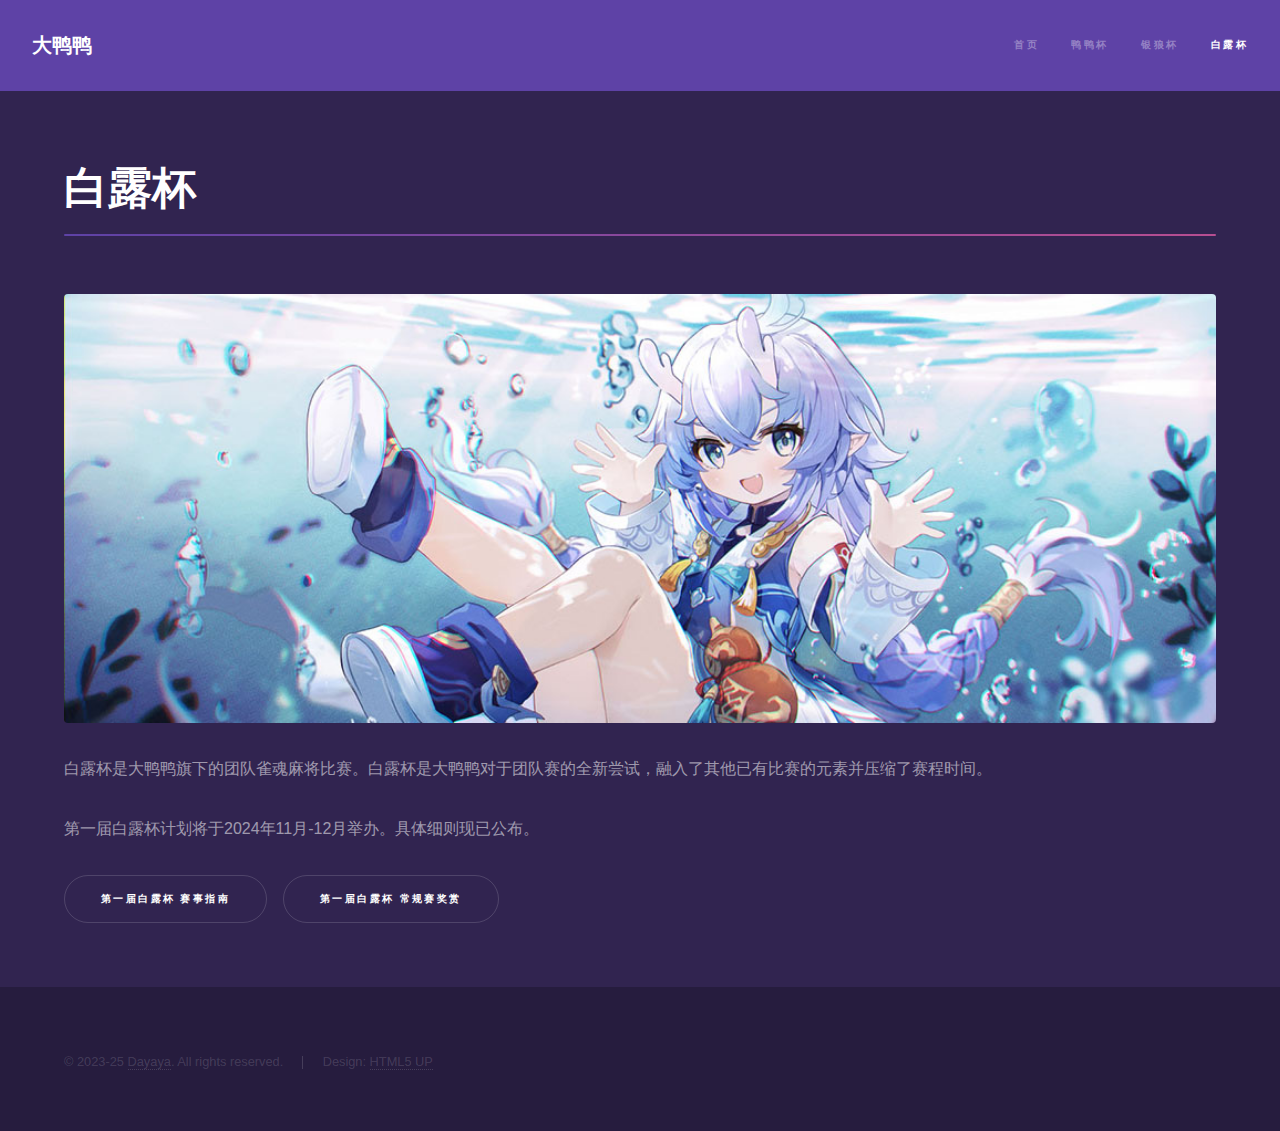
<file: bailu.html>
<!DOCTYPE HTML>
<!--
	Hyperspace by HTML5 UP
	html5up.net | @ajlkn
	Free for personal and commercial use under the CCA 3.0 license (html5up.net/license)
-->
<html>
	<head>
		<title>大鸭鸭 - 白露杯</title>
		<meta charset="utf-8" />
		<meta name="viewport" content="width=device-width, initial-scale=1, user-scalable=no" />
		<link rel="stylesheet" href="assets/css/main.css" />
		<link rel="icon" type="image/x-icon" href="/images/favicon.ico">
		<noscript><link rel="stylesheet" href="assets/css/noscript.css" /></noscript>
	</head>
	<body class="is-preload">

		<!-- Header -->
			<header id="header">
				<a href="index.html" class="title">大鸭鸭</a>
				<nav>
					<ul>
						<li><a href="index.html">首页</a></li>
						<li><a href="yaya.html">鸭鸭杯</a></li>
						<li><a href="yinlang.html">银狼杯</a></li>
						<li><a href="bailu.html" class="active">白露杯</a></li>
					</ul>
				</nav>
			</header>

		<!-- Wrapper -->
			<div id="wrapper">

				<!-- Main -->
					<section id="main" class="wrapper">
						<div class="inner">
							<h1 class="major">白露杯</h1>
							<span class="image fit"><img src="images/pic04c.jpg" alt="" /></span>
							<p>白露杯是大鸭鸭旗下的团队雀魂麻将比赛。白露杯是大鸭鸭对于团队赛的全新尝试，融入了其他已有比赛的元素并压缩了赛程时间。</p>
							<p>第一届白露杯计划将于2024年11月-12月举办。具体细则现已公布。</p>
							<ul class="actions">
								<li><a href="bailu1.html" class="button">第一届白露杯 赛事指南</a></li>
								<li><a href="bailu1rank.html" class="button">第一届白露杯 常规赛奖赏</a></li>
							</ul>
						</div>
						
					</section>

			</div>

		<!-- Footer -->
			<footer id="footer" class="wrapper alt">
				<div class="inner">
					<ul class="menu">
						<li>&copy; 2023-25 <a href="https://mj00.top" target="_blank">Dayaya</a>. All rights reserved.</li><li>Design: <a href="http://html5up.net" target="_blank">HTML5 UP</a></li>
					</ul>
				</div>
			</footer>

		<!-- Scripts -->
			<script src="assets/js/jquery.min.js"></script>
			<script src="assets/js/jquery.scrollex.min.js"></script>
			<script src="assets/js/jquery.scrolly.min.js"></script>
			<script src="assets/js/browser.min.js"></script>
			<script src="assets/js/breakpoints.min.js"></script>
			<script src="assets/js/util.js"></script>
			<script src="assets/js/main.js"></script>

	</body>
</html>
</file>
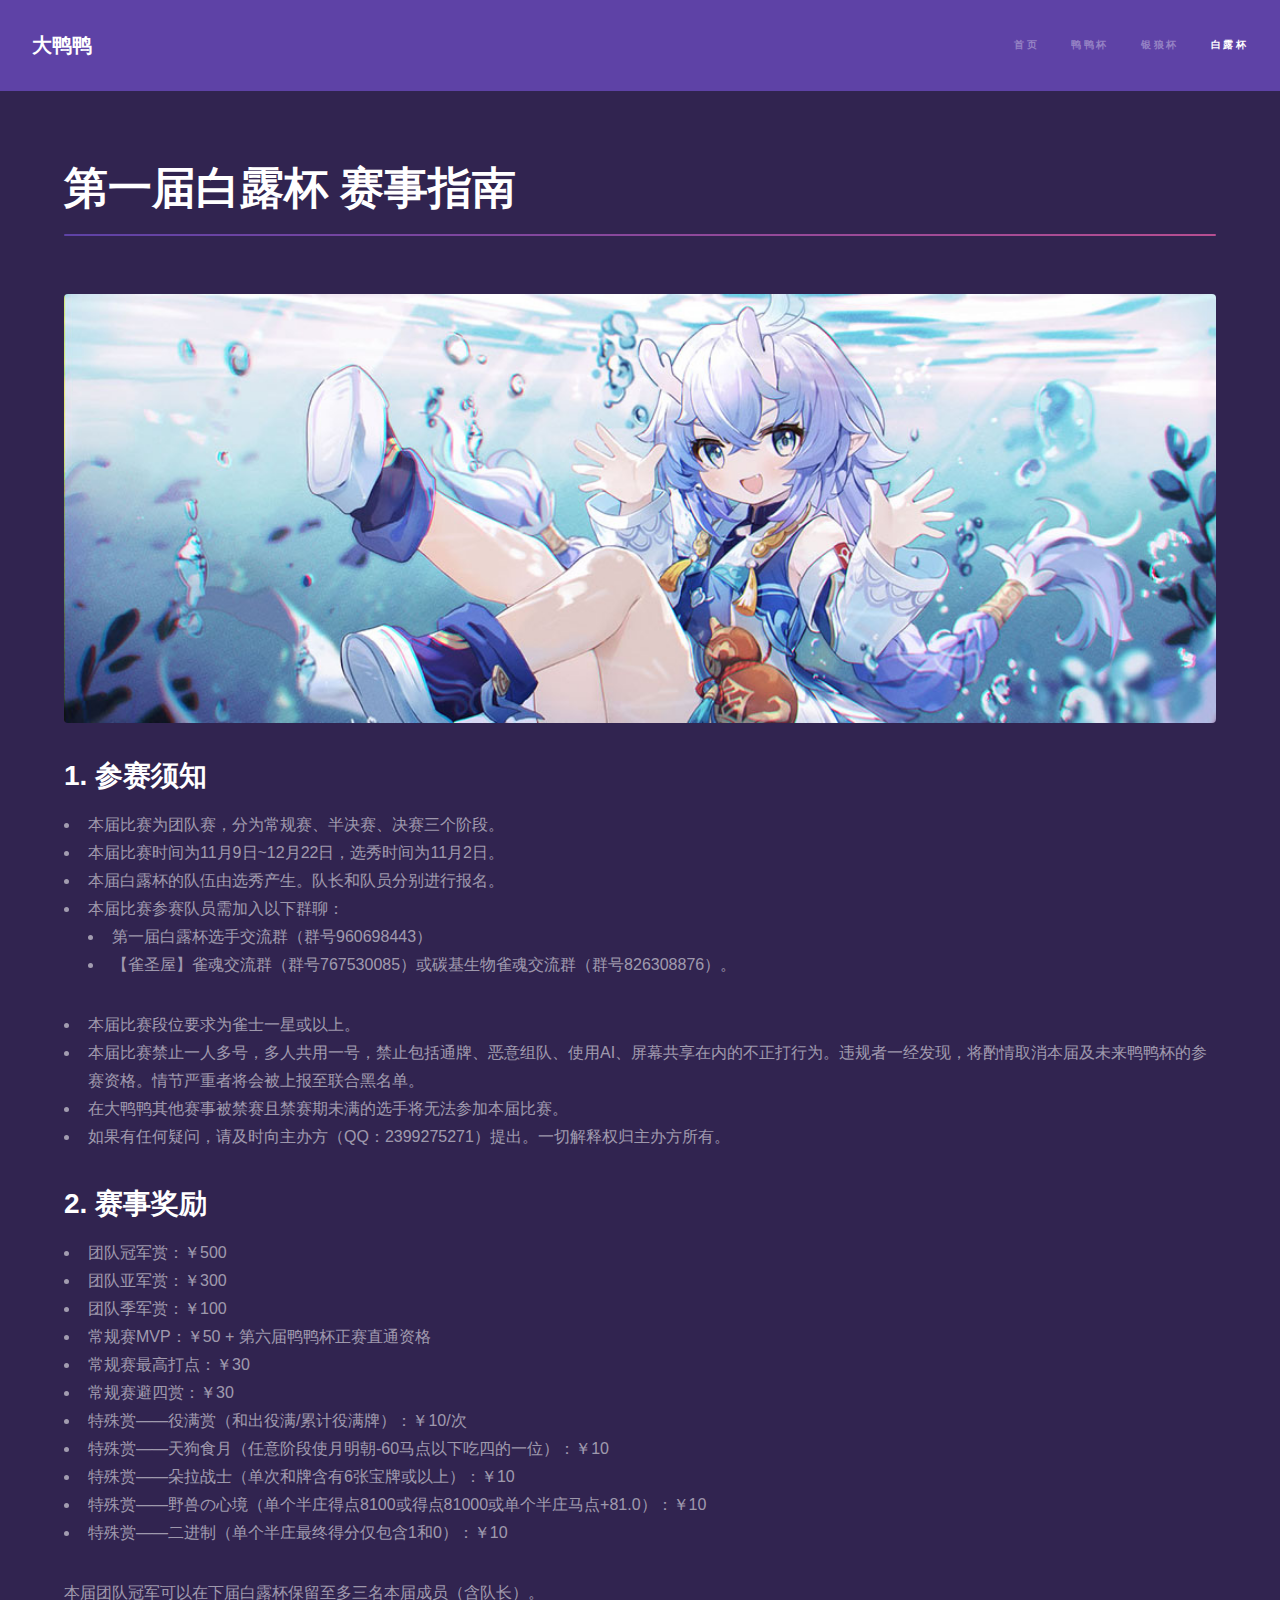
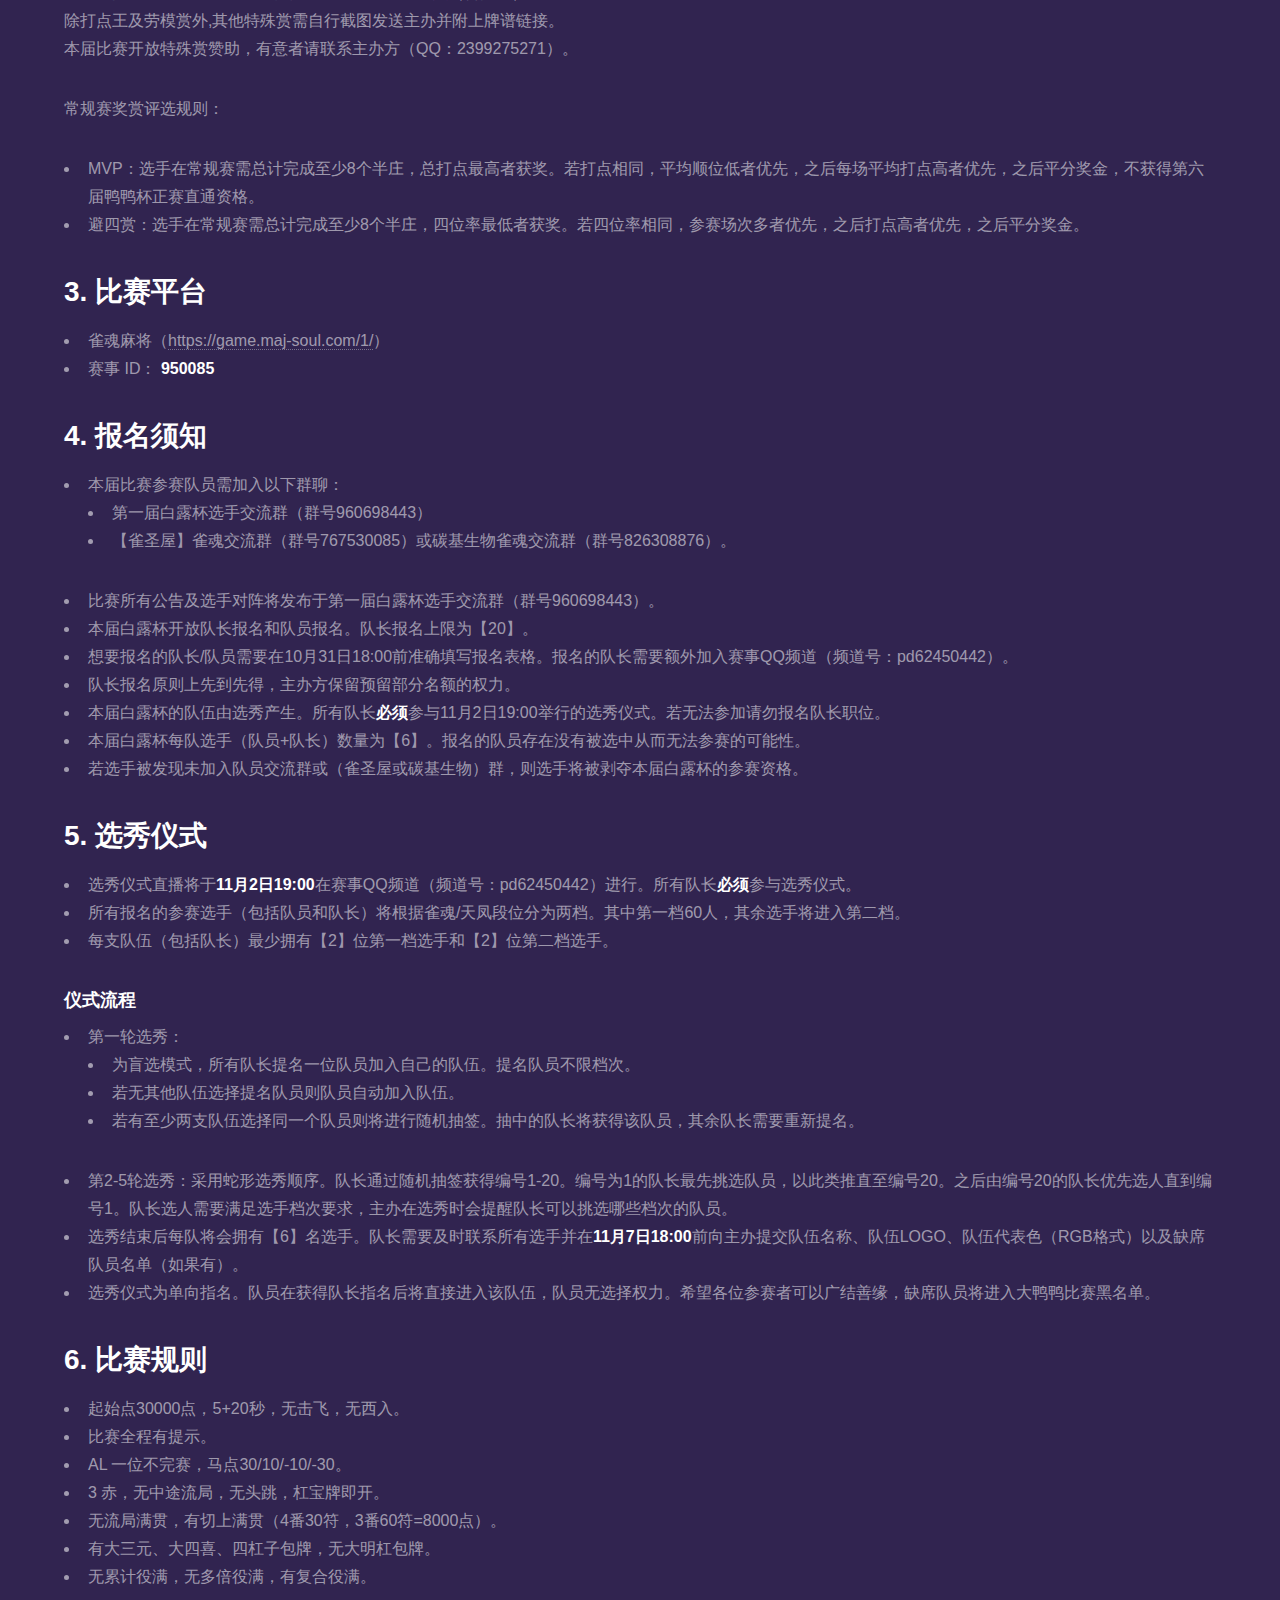
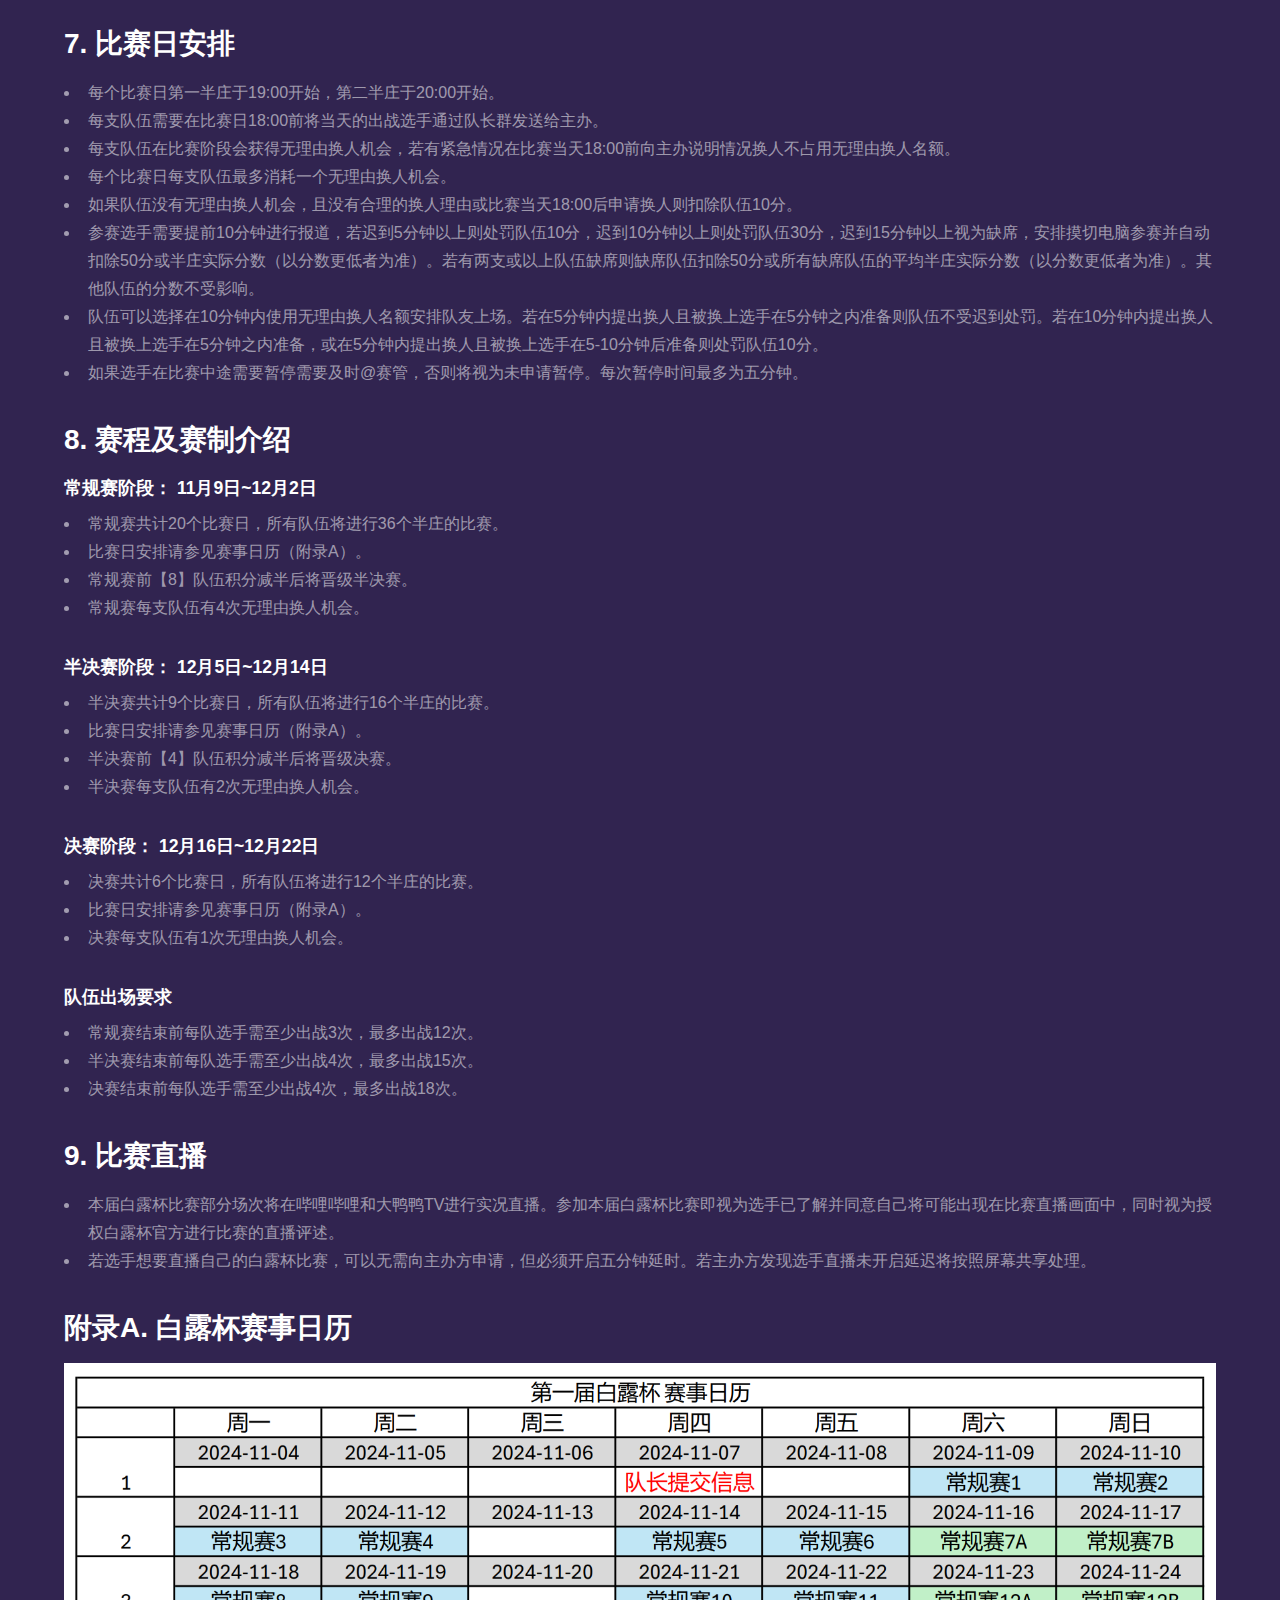
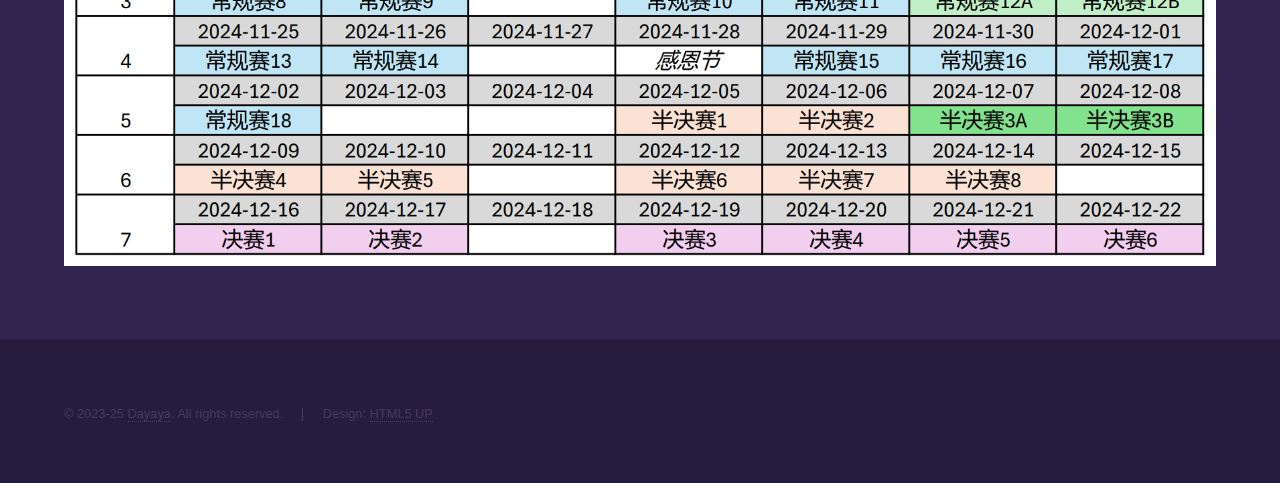
<file: bailu1.html>
<!DOCTYPE HTML>
<!--
	Hyperspace by HTML5 UP
	html5up.net | @ajlkn
	Free for personal and commercial use under the CCA 3.0 license (html5up.net/license)
-->
<html>
	<head>
		<title>大鸭鸭 - 第一届白露杯 赛事指南</title>
		<meta charset="utf-8" />
		<meta name="viewport" content="width=device-width, initial-scale=1, user-scalable=no" />
		<link rel="stylesheet" href="assets/css/main.css" />
		<link rel="icon" type="image/x-icon" href="/images/favicon.ico">
		<noscript><link rel="stylesheet" href="assets/css/noscript.css" /></noscript>
	</head>
	<body class="is-preload">

		<!-- Header -->
			<header id="header">
				<a href="index.html" class="title">大鸭鸭</a>
				<nav>
					<ul>
						<li><a href="index.html">首页</a></li>
						<li><a href="yaya.html">鸭鸭杯</a></li>
						<li><a href="yinlang.html">银狼杯</a></li>
						<li><a href="bailu.html" class="active">白露杯</a></li>
					</ul>
				</nav>
			</header>

		<!-- Wrapper -->
			<div id="wrapper">

				<!-- Main -->
					<section id="main" class="wrapper">
						<div class="inner">
							<h1 class="major">第一届白露杯 赛事指南</h1>
							<span class="image fit"><img src="images/pic04c.jpg" alt="" /></span>
							<h2 id="1-">1. 参赛须知</h2>
							<ul>
							<li>本届比赛为团队赛，分为常规赛、半决赛、决赛三个阶段。</li>
							<li>本届比赛时间为11月9日~12月22日，选秀时间为11月2日。</li>
							<li>本届白露杯的队伍由选秀产生。队长和队员分别进行报名。</li>
							<li>本届比赛参赛队员需加入以下群聊：<ul>
							<li>第一届白露杯选手交流群（群号960698443）</li>
							<li>【雀圣屋】雀魂交流群（群号767530085）或碳基生物雀魂交流群（群号826308876）。</li>
							</ul>
							</li>
							<li>本届比赛段位要求为雀士一星或以上。</li>
							<li>本届比赛禁止一人多号，多人共用一号，禁止包括通牌、恶意组队、使用AI、屏幕共享在内的不正打行为。违规者一经发现，将酌情取消本届及未来鸭鸭杯的参赛资格。情节严重者将会被上报至联合黑名单。</li>
							<li>在大鸭鸭其他赛事被禁赛且禁赛期未满的选手将无法参加本届比赛。</li>
							<li>如果有任何疑问，请及时向主办方（QQ：2399275271）提出。一切解释权归主办方所有。</li>
							</ul>
							<h2 id="2-">2. 赛事奖励</h2>
							<ul>
							<li>团队冠军赏：￥500</li>
							<li>团队亚军赏：￥300</li>
							<li>团队季军赏：￥100</li>
							<li>常规赛MVP：￥50 + 第六届鸭鸭杯正赛直通资格</li>
							<li>常规赛最高打点：￥30</li>
							<li>常规赛避四赏：￥30</li>
							<li>特殊赏——役满赏（和出役满/累计役满牌）：￥10/次</li>
							<li>特殊赏——天狗食月（任意阶段使月明朝-60马点以下吃四的一位）：￥10</li>
							<li>特殊赏——朵拉战士（单次和牌含有6张宝牌或以上）：￥10</li>
							<li>特殊赏——野兽の心境（单个半庄得点8100或得点81000或单个半庄马点+81.0）：￥10</li>
							<li>特殊赏——二进制（单个半庄最终得分仅包含1和0）：￥10</li>
							</ul>
							<p>本届团队冠军可以在下届白露杯保留至多三名本届成员（含队长）。<br />
							除打点王及劳模赏外,其他特殊赏需自行截图发送主办并附上牌谱链接。<br />
							本届比赛开放特殊赏赞助，有意者请联系主办方（QQ：2399275271）。</p>
							<p>常规赛奖赏评选规则：</p>
							<ul>
							<li>MVP：选手在常规赛需总计完成至少8个半庄，总打点最高者获奖。若打点相同，平均顺位低者优先，之后每场平均打点高者优先，之后平分奖金，不获得第六届鸭鸭杯正赛直通资格。</li>
							<li>避四赏：选手在常规赛需总计完成至少8个半庄，四位率最低者获奖。若四位率相同，参赛场次多者优先，之后打点高者优先，之后平分奖金。</li>
							</ul>
							<h2 id="3-">3. 比赛平台</h2>
							<ul>
							<li>雀魂麻将（<a href="https://game.maj-soul.com/1/">https://game.maj-soul.com/1/</a>）</li>
							<li>赛事 ID： <strong>950085</strong></li>
							</ul>
							<h2 id="4-">4. 报名须知</h2>
							<ul>
							<li>本届比赛参赛队员需加入以下群聊：
							<ul>
							<li>第一届白露杯选手交流群（群号960698443）</li>
							<li>【雀圣屋】雀魂交流群（群号767530085）或碳基生物雀魂交流群（群号826308876）。</li>
							</ul>
							</li>
							<li>比赛所有公告及选手对阵将发布于第一届白露杯选手交流群（群号960698443）。</li>
							<li>本届白露杯开放队长报名和队员报名。队长报名上限为【20】。</li>
							<li>想要报名的队长/队员需要在10月31日18:00前准确填写报名表格。报名的队长需要额外加入赛事QQ频道（频道号：pd62450442）。</li>
							<li>队长报名原则上先到先得，主办方保留预留部分名额的权力。</li>
							<li>本届白露杯的队伍由选秀产生。所有队长<strong>必须</strong>参与11月2日19:00举行的选秀仪式。若无法参加请勿报名队长职位。</li>
							<li>本届白露杯每队选手（队员+队长）数量为【6】。报名的队员存在没有被选中从而无法参赛的可能性。</li>
							<li>若选手被发现未加入队员交流群或（雀圣屋或碳基生物）群，则选手将被剥夺本届白露杯的参赛资格。</li>
							</ul>
							<h2 id="5-">5. 选秀仪式</h2>
							<ul>
							<li>选秀仪式直播将于<strong>11月2日19:00</strong>在赛事QQ频道（频道号：pd62450442）进行。所有队长<strong>必须</strong>参与选秀仪式。</li>
							<li>所有报名的参赛选手（包括队员和队长）将根据雀魂/天凤段位分为两档。其中第一档60人，其余选手将进入第二档。</li>
							<li>每支队伍（包括队长）最少拥有【2】位第一档选手和【2】位第二档选手。</li>
							</ul>
							<h3 id="-">仪式流程</h3>
							<ul>
							<li>第一轮选秀：<ul>
							<li>为盲选模式，所有队长提名一位队员加入自己的队伍。提名队员不限档次。</li>
							<li>若无其他队伍选择提名队员则队员自动加入队伍。</li>
							<li>若有至少两支队伍选择同一个队员则将进行随机抽签。抽中的队长将获得该队员，其余队长需要重新提名。</li>
							</ul>
							</li>
							<li>第2-5轮选秀：采用蛇形选秀顺序。队长通过随机抽签获得编号1-20。编号为1的队长最先挑选队员，以此类推直至编号20。之后由编号20的队长优先选人直到编号1。队长选人需要满足选手档次要求，主办在选秀时会提醒队长可以挑选哪些档次的队员。</li>
							<li>选秀结束后每队将会拥有【6】名选手。队长需要及时联系所有选手并在<strong>11月7日18:00</strong>前向主办提交队伍名称、队伍LOGO、队伍代表色（RGB格式）以及缺席队员名单（如果有）。</li>
							<li>选秀仪式为单向指名。队员在获得队长指名后将直接进入该队伍，队员无选择权力。希望各位参赛者可以广结善缘，缺席队员将进入大鸭鸭比赛黑名单。</li>
							</ul>
							<h2 id="6-">6. 比赛规则</h2>
							<ul>
							<li>起始点30000点，5+20秒，无击飞，无西入。</li>
							<li>比赛全程有提示。</li>
							<li>AL 一位不完赛，马点30/10/-10/-30。</li>
							<li>3 赤，无中途流局，无头跳，杠宝牌即开。</li>
							<li>无流局满贯，有切上满贯（4番30符，3番60符=8000点）。</li>
							<li>有大三元、大四喜、四杠子包牌，无大明杠包牌。</li>
							<li>无累计役满，无多倍役满，有复合役满。</li>
							</ul>
							<h2 id="7-">7. 比赛日安排</h2>
							<ul>
							<li>每个比赛日第一半庄于19:00开始，第二半庄于20:00开始。</li>
							<li>每支队伍需要在比赛日18:00前将当天的出战选手通过队长群发送给主办。</li>
							<li>每支队伍在比赛阶段会获得无理由换人机会，若有紧急情况在比赛当天18:00前向主办说明情况换人不占用无理由换人名额。</li>
							<li>每个比赛日每支队伍最多消耗一个无理由换人机会。</li>
							<li>如果队伍没有无理由换人机会，且没有合理的换人理由或比赛当天18:00后申请换人则扣除队伍10分。</li>
							<li>参赛选手需要提前10分钟进行报道，若迟到5分钟以上则处罚队伍10分，迟到10分钟以上则处罚队伍30分，迟到15分钟以上视为缺席，安排摸切电脑参赛并自动扣除50分或半庄实际分数（以分数更低者为准）。若有两支或以上队伍缺席则缺席队伍扣除50分或所有缺席队伍的平均半庄实际分数（以分数更低者为准）。其他队伍的分数不受影响。</li>
							<li>队伍可以选择在10分钟内使用无理由换人名额安排队友上场。若在5分钟内提出换人且被换上选手在5分钟之内准备则队伍不受迟到处罚。若在10分钟内提出换人且被换上选手在5分钟之内准备，或在5分钟内提出换人且被换上选手在5-10分钟后准备则处罚队伍10分。</li>
							<li>如果选手在比赛中途需要暂停需要及时@赛管，否则将视为未申请暂停。每次暂停时间最多为五分钟。</li>
							</ul>
							<h2 id="8-">8. 赛程及赛制介绍</h2>
							<h3 id="-11-9-12-2-">常规赛阶段： 11月9日~12月2日</h3>
							<ul>
							<li>常规赛共计20个比赛日，所有队伍将进行36个半庄的比赛。</li>
							<li>比赛日安排请参见赛事日历（附录A）。</li>
							<li>常规赛前【8】队伍积分减半后将晋级半决赛。</li>
							<li>常规赛每支队伍有4次无理由换人机会。</li>
							</ul>
							<h3 id="-12-5-12-14-">半决赛阶段： 12月5日~12月14日</h3>
							<ul>
							<li>半决赛共计9个比赛日，所有队伍将进行16个半庄的比赛。</li>
							<li>比赛日安排请参见赛事日历（附录A）。</li>
							<li>半决赛前【4】队伍积分减半后将晋级决赛。</li>
							<li>半决赛每支队伍有2次无理由换人机会。</li>
							</ul>
							<h3 id="-12-16-12-22-">决赛阶段： 12月16日~12月22日</h3>
							<ul>
							<li>决赛共计6个比赛日，所有队伍将进行12个半庄的比赛。</li>
							<li>比赛日安排请参见赛事日历（附录A）。</li>
							<li>决赛每支队伍有1次无理由换人机会。</li>
							</ul>
							<h3 id="-">队伍出场要求</h3>
							<ul>
							<li>常规赛结束前每队选手需至少出战3次，最多出战12次。</li>
							<li>半决赛结束前每队选手需至少出战4次，最多出战15次。</li>
							<li>决赛结束前每队选手需至少出战4次，最多出战18次。</li>
							</ul>
							<h2 id="9-">9. 比赛直播</h2>
							<ul>
							<li>本届白露杯比赛部分场次将在哔哩哔哩和大鸭鸭TV进行实况直播。参加本届白露杯比赛即视为选手已了解并同意自己将可能出现在比赛直播画面中，同时视为授权白露杯官方进行比赛的直播评述。</li>
							<li>若选手想要直播自己的白露杯比赛，可以无需向主办方申请，但必须开启五分钟延时。若主办方发现选手直播未开启延迟将按照屏幕共享处理。</li>
							</ul>
							<h2 id="-a-">附录A. 白露杯赛事日历</h2>
							<p><img src="./images/bailu1calendar.png" alt="白露杯赛事日历-图片" width="100%"></p>

							
						</div>
						
					</section>

			</div>

		<!-- Footer -->
			<footer id="footer" class="wrapper alt">
				<div class="inner">
					<ul class="menu">
						<li>&copy; 2023-25 <a href="https://mj00.top" target="_blank">Dayaya</a>. All rights reserved.</li><li>Design: <a href="http://html5up.net" target="_blank">HTML5 UP</a></li>
					</ul>
				</div>
			</footer>

		<!-- Scripts -->
			<script src="assets/js/jquery.min.js"></script>
			<script src="assets/js/jquery.scrollex.min.js"></script>
			<script src="assets/js/jquery.scrolly.min.js"></script>
			<script src="assets/js/browser.min.js"></script>
			<script src="assets/js/breakpoints.min.js"></script>
			<script src="assets/js/util.js"></script>
			<script src="assets/js/main.js"></script>

	</body>
</html>
</file>
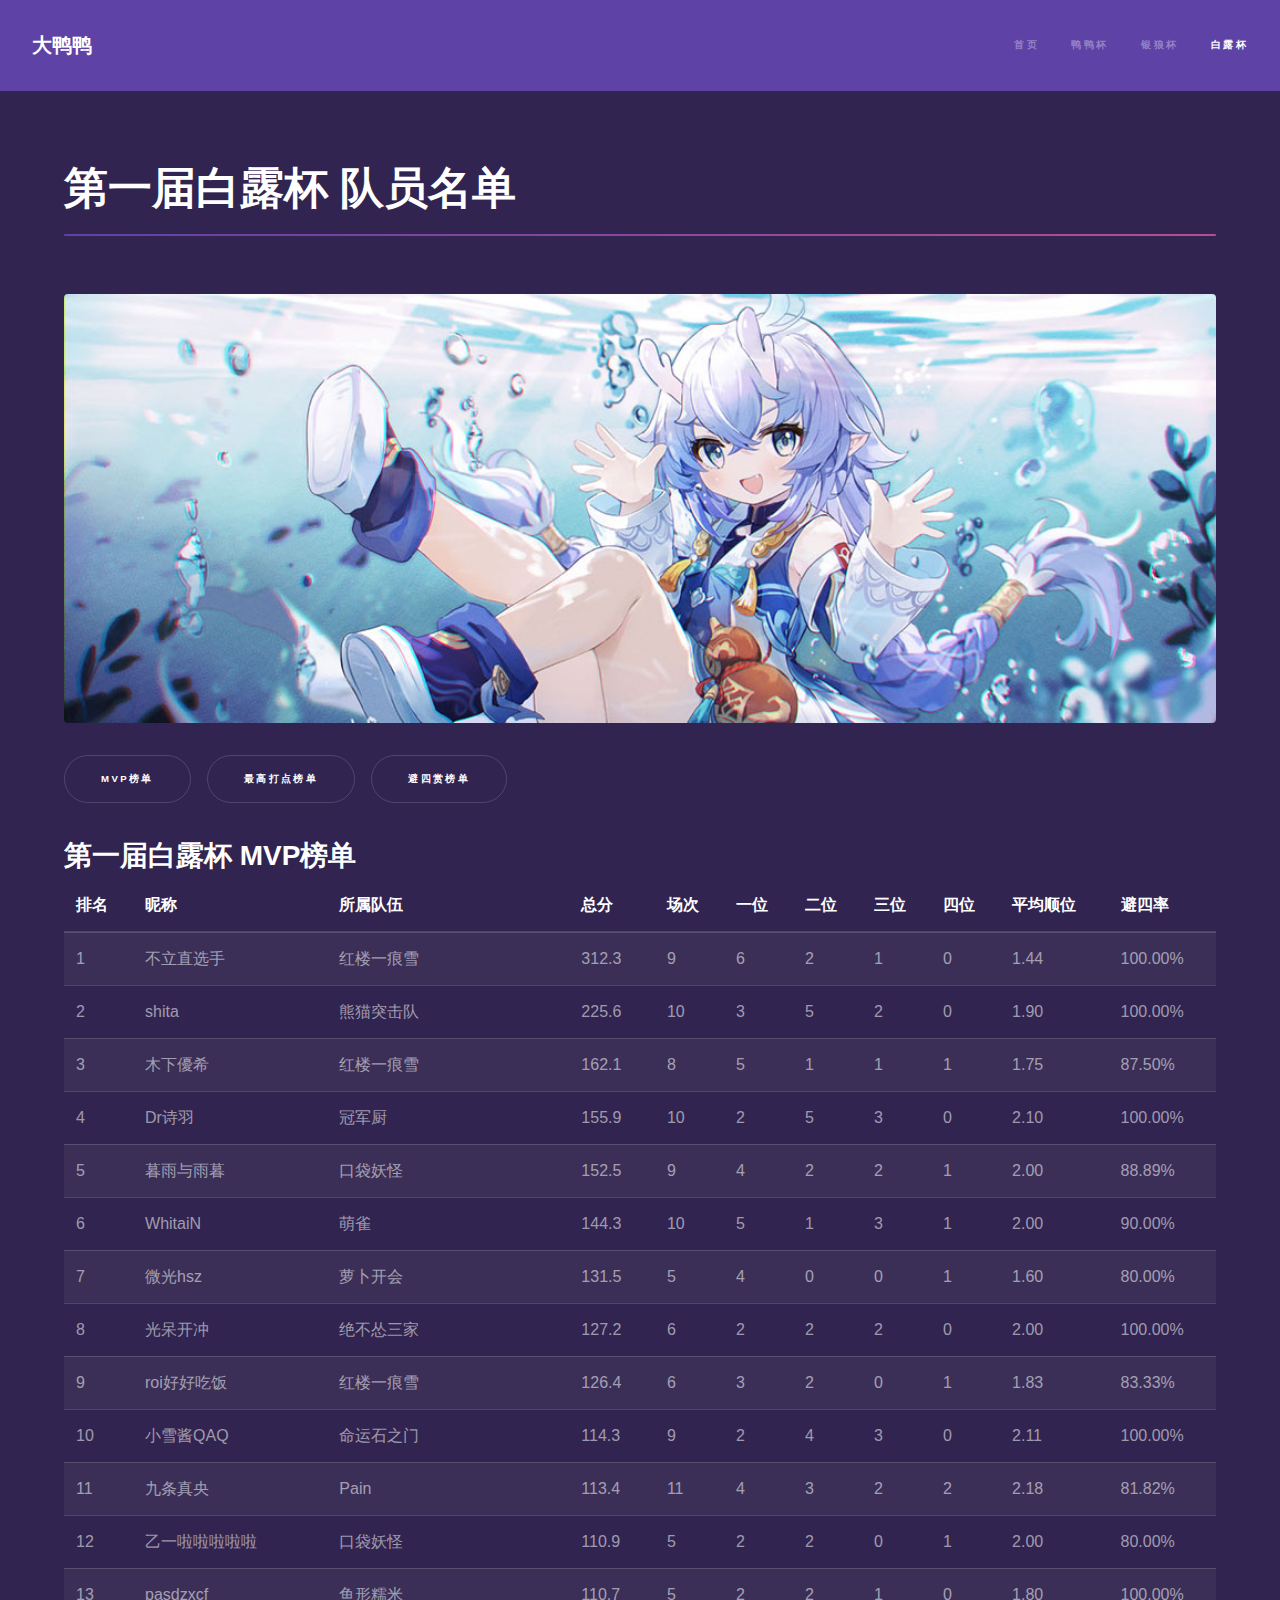
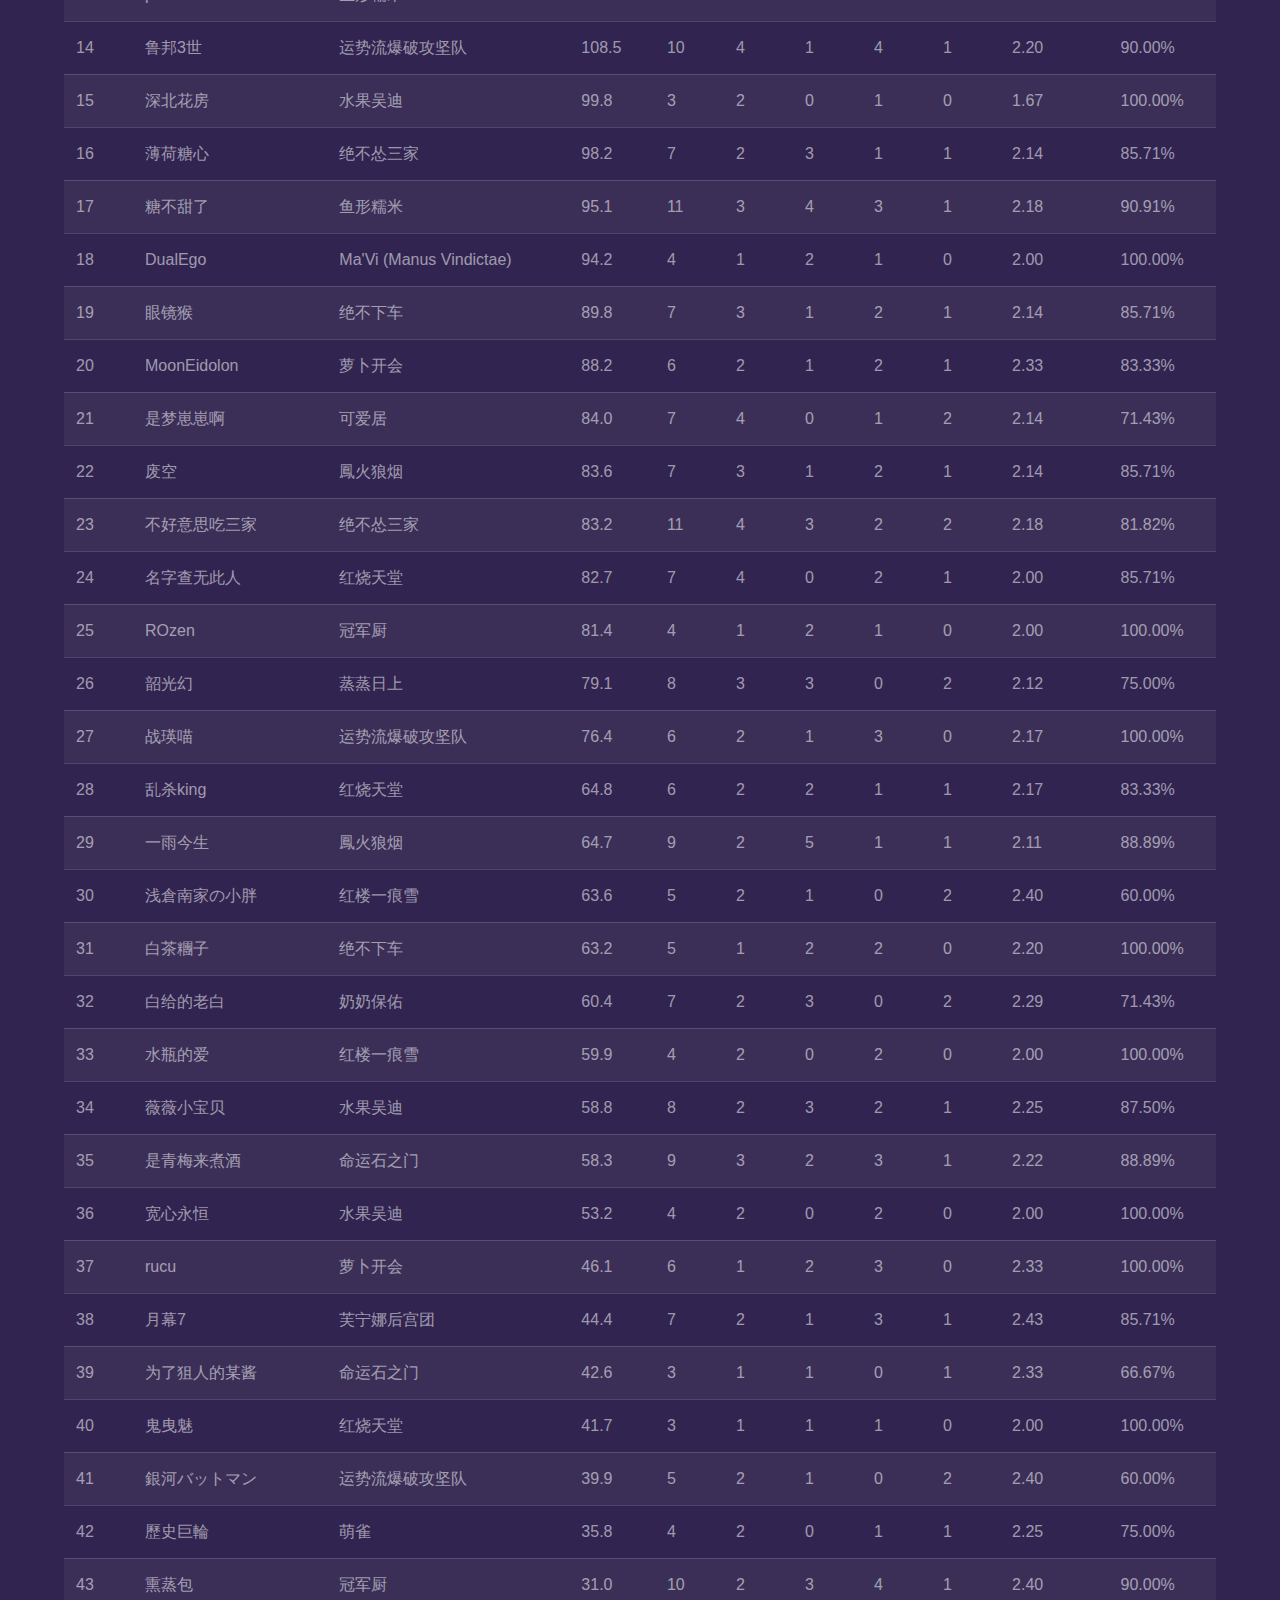
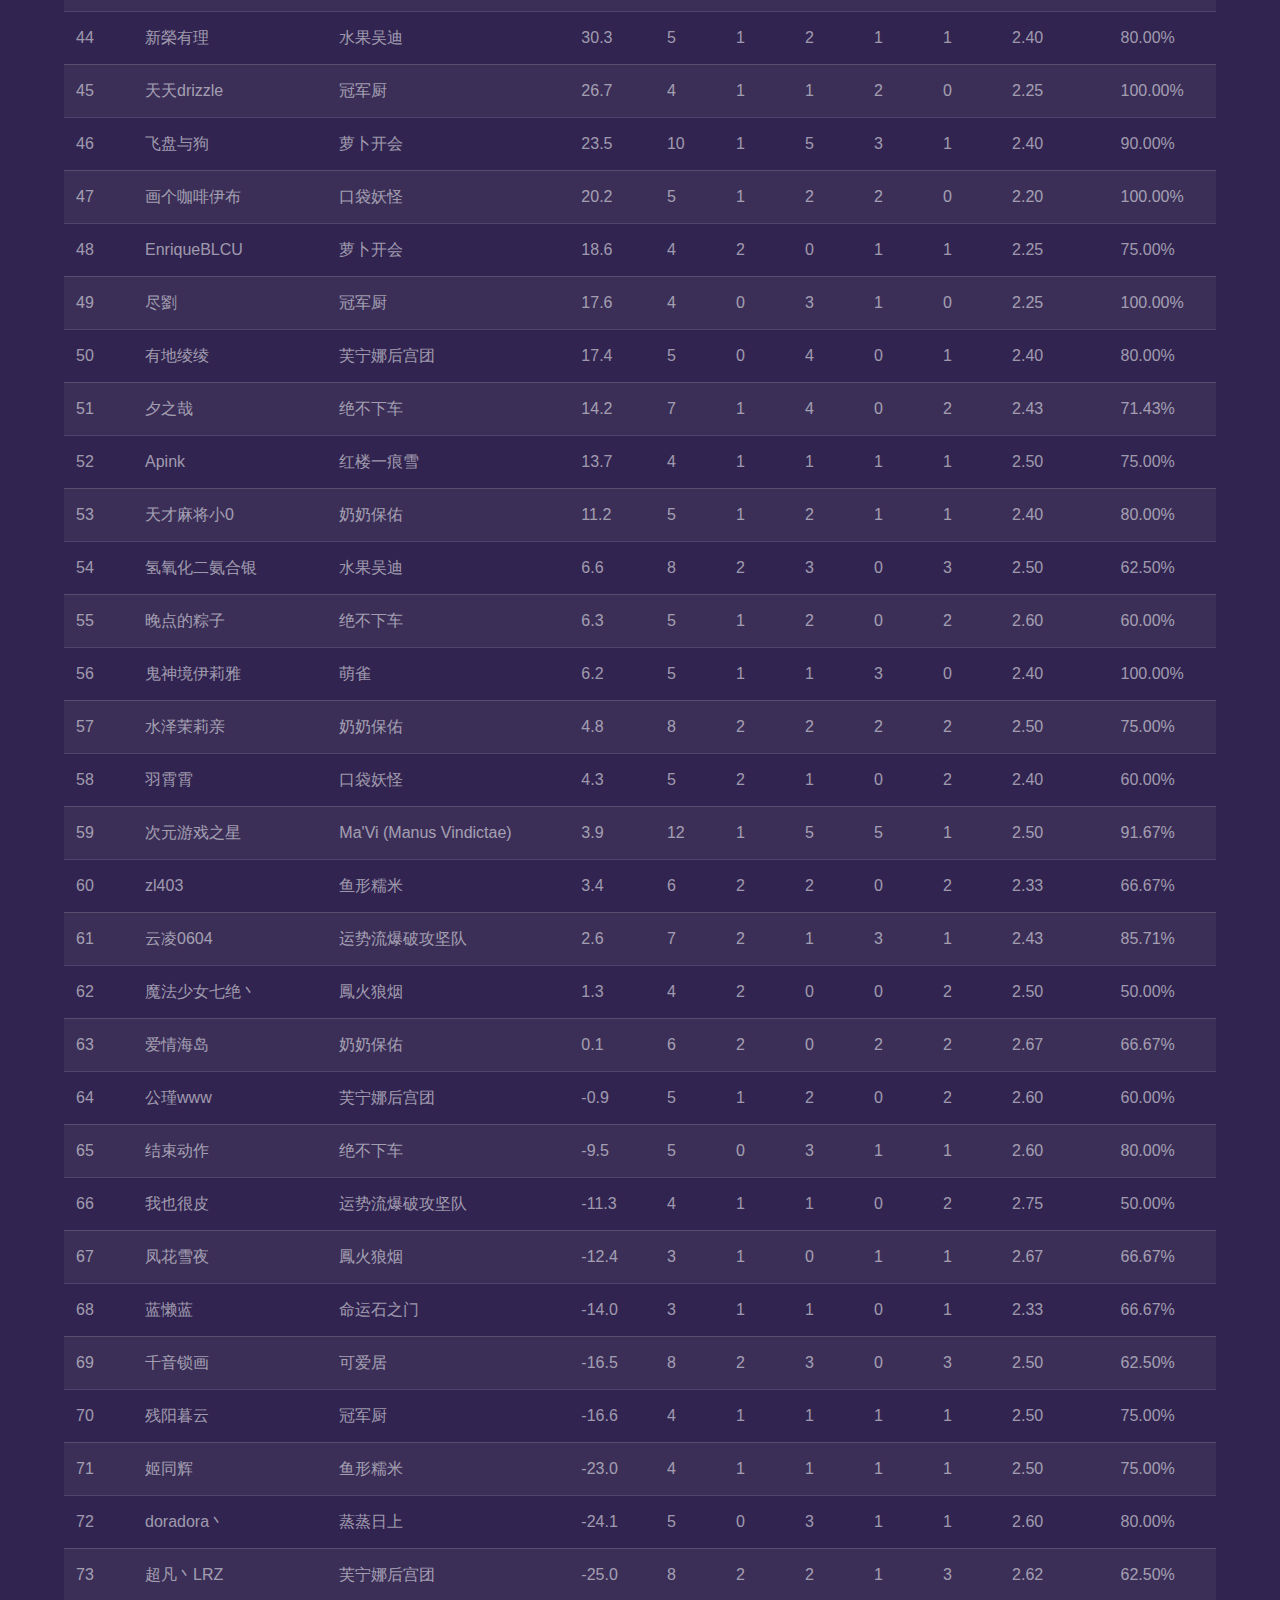
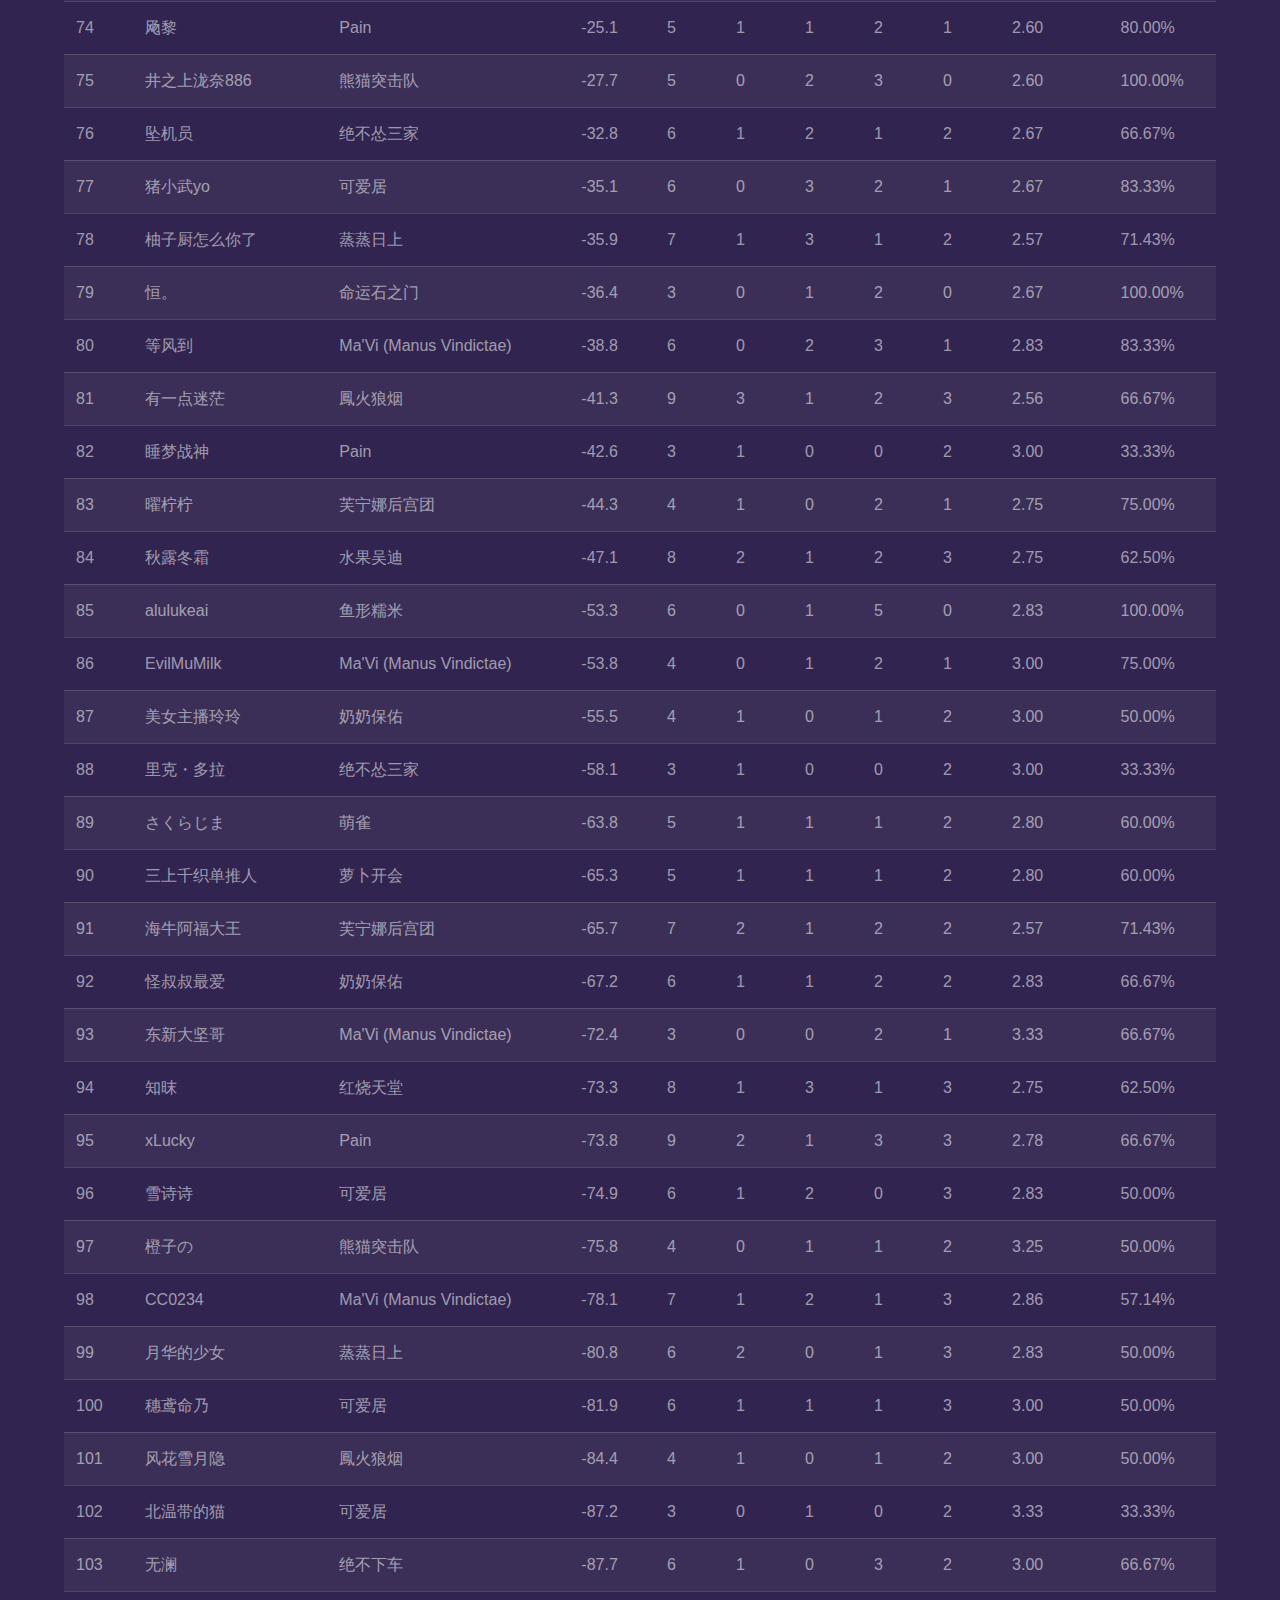
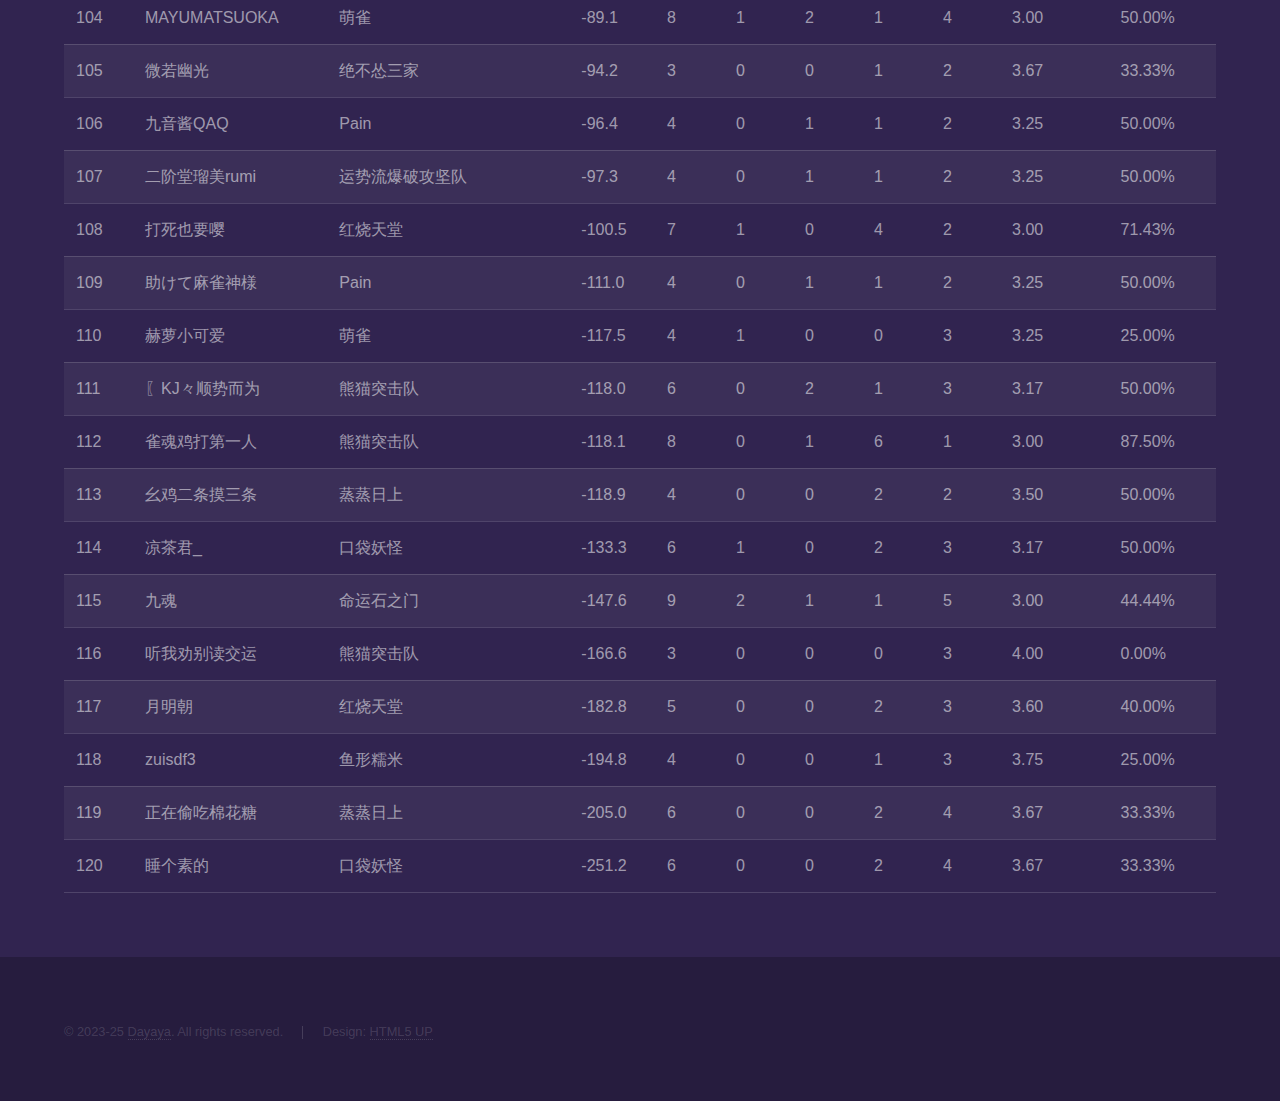
<file: bailu1rank.html>
<!DOCTYPE HTML>
<!--
	Hyperspace by HTML5 UP
	html5up.net | @ajlkn
	Free for personal and commercial use under the CCA 3.0 license (html5up.net/license)
-->
<html>
	<head>
		<title>大鸭鸭 - 第一届白露杯 常规赛奖赏</title>
		<meta charset="utf-8" />
		<meta name="viewport" content="width=device-width, initial-scale=1, user-scalable=no" />
		<link rel="stylesheet" href="assets/css/main.css" />
		<link rel="icon" type="image/x-icon" href="/images/favicon.ico">
		<noscript><link rel="stylesheet" href="assets/css/noscript.css" /></noscript>
	</head>
	<body class="is-preload" onload="displayMvp()">

		<!-- Header -->
			<header id="header">
				<a href="index.html" class="title">大鸭鸭</a>
				<nav>
					<ul>
						<li><a href="index.html">首页</a></li>
						<li><a href="yaya.html">鸭鸭杯</a></li>
						<li><a href="yinlang.html">银狼杯</a></li>
						<li><a href="bailu.html" class="active">白露杯</a></li>
					</ul>
				</nav>
			</header>

		<!-- Wrapper -->
			<div id="wrapper">

				<!-- Main -->
					<section id="main" class="wrapper">
						<div class="inner">
							<h1 class="major">第一届白露杯 队员名单</h1>
							<span class="image fit"><img src="images/pic04c.jpg" alt="" /></span>
							<ul class="actions">
								<li><a onclick="displayMvp()" class="button">MVP榜单</a></li>
								<li><a onclick="displayMaxScore()" class="button">最高打点榜单</a></li>
								<li><a onclick="displayAvoid4th()" class="button">避四赏榜单</a></li>
							</ul>
							<div class="table-wrapper" id="mvp">
							<h2>第一届白露杯 MVP榜单</h2>
							<table>
								<thead>
								<tr><th>排名</th><th>昵称</th><th>所属队伍</th><th>总分</th><th>场次</th><th>一位</th><th>二位</th><th>三位</th><th>四位</th><th>平均顺位</th><th>避四率</th></tr>
								</thead>
								<tbody>
									<tr><td>1</td><td>不立直选手</td><td>红楼一痕雪</td><td>312.3</td><td>9</td><td>6</td><td>2</td><td>1</td><td>0</td><td>1.44</td><td>100.00%</td></tr>
									<tr><td>2</td><td>shita</td><td>熊猫突击队</td><td>225.6</td><td>10</td><td>3</td><td>5</td><td>2</td><td>0</td><td>1.90</td><td>100.00%</td></tr>
									<tr><td>3</td><td>木下優希</td><td>红楼一痕雪</td><td>162.1</td><td>8</td><td>5</td><td>1</td><td>1</td><td>1</td><td>1.75</td><td>87.50%</td></tr>
									<tr><td>4</td><td>Dr诗羽</td><td>冠军厨</td><td>155.9</td><td>10</td><td>2</td><td>5</td><td>3</td><td>0</td><td>2.10</td><td>100.00%</td></tr>
									<tr><td>5</td><td>暮雨与雨暮</td><td>口袋妖怪</td><td>152.5</td><td>9</td><td>4</td><td>2</td><td>2</td><td>1</td><td>2.00</td><td>88.89%</td></tr>
									<tr><td>6</td><td>WhitaiN</td><td>萌雀</td><td>144.3</td><td>10</td><td>5</td><td>1</td><td>3</td><td>1</td><td>2.00</td><td>90.00%</td></tr>
									<tr><td>7</td><td>微光hsz</td><td>萝卜开会</td><td>131.5</td><td>5</td><td>4</td><td>0</td><td>0</td><td>1</td><td>1.60</td><td>80.00%</td></tr>
									<tr><td>8</td><td>光呆开冲</td><td>绝不怂三家</td><td>127.2</td><td>6</td><td>2</td><td>2</td><td>2</td><td>0</td><td>2.00</td><td>100.00%</td></tr>
									<tr><td>9</td><td>roi好好吃饭</td><td>红楼一痕雪</td><td>126.4</td><td>6</td><td>3</td><td>2</td><td>0</td><td>1</td><td>1.83</td><td>83.33%</td></tr>
									<tr><td>10</td><td>小雪酱QAQ</td><td>命运石之门</td><td>114.3</td><td>9</td><td>2</td><td>4</td><td>3</td><td>0</td><td>2.11</td><td>100.00%</td></tr>
									<tr><td>11</td><td>九条真央</td><td>Pain</td><td>113.4</td><td>11</td><td>4</td><td>3</td><td>2</td><td>2</td><td>2.18</td><td>81.82%</td></tr>
									<tr><td>12</td><td>乙一啦啦啦啦啦</td><td>口袋妖怪</td><td>110.9</td><td>5</td><td>2</td><td>2</td><td>0</td><td>1</td><td>2.00</td><td>80.00%</td></tr>
									<tr><td>13</td><td>pasdzxcf</td><td>鱼形糯米</td><td>110.7</td><td>5</td><td>2</td><td>2</td><td>1</td><td>0</td><td>1.80</td><td>100.00%</td></tr>
									<tr><td>14</td><td>鲁邦3世</td><td>运势流爆破攻坚队</td><td>108.5</td><td>10</td><td>4</td><td>1</td><td>4</td><td>1</td><td>2.20</td><td>90.00%</td></tr>
									<tr><td>15</td><td>深北花房</td><td>水果吴迪</td><td>99.8</td><td>3</td><td>2</td><td>0</td><td>1</td><td>0</td><td>1.67</td><td>100.00%</td></tr>
									<tr><td>16</td><td>薄荷糖心</td><td>绝不怂三家</td><td>98.2</td><td>7</td><td>2</td><td>3</td><td>1</td><td>1</td><td>2.14</td><td>85.71%</td></tr>
									<tr><td>17</td><td>糖不甜了</td><td>鱼形糯米</td><td>95.1</td><td>11</td><td>3</td><td>4</td><td>3</td><td>1</td><td>2.18</td><td>90.91%</td></tr>
									<tr><td>18</td><td>DualEgo</td><td>Ma'Vi (Manus Vindictae)</td><td>94.2</td><td>4</td><td>1</td><td>2</td><td>1</td><td>0</td><td>2.00</td><td>100.00%</td></tr>
									<tr><td>19</td><td>眼镜猴</td><td>绝不下车</td><td>89.8</td><td>7</td><td>3</td><td>1</td><td>2</td><td>1</td><td>2.14</td><td>85.71%</td></tr>
									<tr><td>20</td><td>MoonEidolon</td><td>萝卜开会</td><td>88.2</td><td>6</td><td>2</td><td>1</td><td>2</td><td>1</td><td>2.33</td><td>83.33%</td></tr>
									<tr><td>21</td><td>是梦崽崽啊</td><td>可爱居</td><td>84.0</td><td>7</td><td>4</td><td>0</td><td>1</td><td>2</td><td>2.14</td><td>71.43%</td></tr>
									<tr><td>22</td><td>废空</td><td>鳳火狼烟</td><td>83.6</td><td>7</td><td>3</td><td>1</td><td>2</td><td>1</td><td>2.14</td><td>85.71%</td></tr>
									<tr><td>23</td><td>不好意思吃三家</td><td>绝不怂三家</td><td>83.2</td><td>11</td><td>4</td><td>3</td><td>2</td><td>2</td><td>2.18</td><td>81.82%</td></tr>
									<tr><td>24</td><td>名字查无此人</td><td>红烧天堂</td><td>82.7</td><td>7</td><td>4</td><td>0</td><td>2</td><td>1</td><td>2.00</td><td>85.71%</td></tr>
									<tr><td>25</td><td>ROzen</td><td>冠军厨</td><td>81.4</td><td>4</td><td>1</td><td>2</td><td>1</td><td>0</td><td>2.00</td><td>100.00%</td></tr>
									<tr><td>26</td><td>韶光幻</td><td>蒸蒸日上</td><td>79.1</td><td>8</td><td>3</td><td>3</td><td>0</td><td>2</td><td>2.12</td><td>75.00%</td></tr>
									<tr><td>27</td><td>战瑛喵</td><td>运势流爆破攻坚队</td><td>76.4</td><td>6</td><td>2</td><td>1</td><td>3</td><td>0</td><td>2.17</td><td>100.00%</td></tr>
									<tr><td>28</td><td>乱杀king</td><td>红烧天堂</td><td>64.8</td><td>6</td><td>2</td><td>2</td><td>1</td><td>1</td><td>2.17</td><td>83.33%</td></tr>
									<tr><td>29</td><td>一雨今生</td><td>鳳火狼烟</td><td>64.7</td><td>9</td><td>2</td><td>5</td><td>1</td><td>1</td><td>2.11</td><td>88.89%</td></tr>
									<tr><td>30</td><td>浅倉南家の小胖</td><td>红楼一痕雪</td><td>63.6</td><td>5</td><td>2</td><td>1</td><td>0</td><td>2</td><td>2.40</td><td>60.00%</td></tr>
									<tr><td>31</td><td>白茶糰子</td><td>绝不下车</td><td>63.2</td><td>5</td><td>1</td><td>2</td><td>2</td><td>0</td><td>2.20</td><td>100.00%</td></tr>
									<tr><td>32</td><td>白给的老白</td><td>奶奶保佑</td><td>60.4</td><td>7</td><td>2</td><td>3</td><td>0</td><td>2</td><td>2.29</td><td>71.43%</td></tr>
									<tr><td>33</td><td>水瓶的爱</td><td>红楼一痕雪</td><td>59.9</td><td>4</td><td>2</td><td>0</td><td>2</td><td>0</td><td>2.00</td><td>100.00%</td></tr>
									<tr><td>34</td><td>薇薇小宝贝</td><td>水果吴迪</td><td>58.8</td><td>8</td><td>2</td><td>3</td><td>2</td><td>1</td><td>2.25</td><td>87.50%</td></tr>
									<tr><td>35</td><td>是青梅来煮酒</td><td>命运石之门</td><td>58.3</td><td>9</td><td>3</td><td>2</td><td>3</td><td>1</td><td>2.22</td><td>88.89%</td></tr>
									<tr><td>36</td><td>宽心永恒</td><td>水果吴迪</td><td>53.2</td><td>4</td><td>2</td><td>0</td><td>2</td><td>0</td><td>2.00</td><td>100.00%</td></tr>
									<tr><td>37</td><td>rucu</td><td>萝卜开会</td><td>46.1</td><td>6</td><td>1</td><td>2</td><td>3</td><td>0</td><td>2.33</td><td>100.00%</td></tr>
									<tr><td>38</td><td>月幕7</td><td>芙宁娜后宫团</td><td>44.4</td><td>7</td><td>2</td><td>1</td><td>3</td><td>1</td><td>2.43</td><td>85.71%</td></tr>
									<tr><td>39</td><td>为了狙人的某酱</td><td>命运石之门</td><td>42.6</td><td>3</td><td>1</td><td>1</td><td>0</td><td>1</td><td>2.33</td><td>66.67%</td></tr>
									<tr><td>40</td><td>鬼曳魅</td><td>红烧天堂</td><td>41.7</td><td>3</td><td>1</td><td>1</td><td>1</td><td>0</td><td>2.00</td><td>100.00%</td></tr>
									<tr><td>41</td><td>銀河バットマン</td><td>运势流爆破攻坚队</td><td>39.9</td><td>5</td><td>2</td><td>1</td><td>0</td><td>2</td><td>2.40</td><td>60.00%</td></tr>
									<tr><td>42</td><td>歷史巨輪</td><td>萌雀</td><td>35.8</td><td>4</td><td>2</td><td>0</td><td>1</td><td>1</td><td>2.25</td><td>75.00%</td></tr>
									<tr><td>43</td><td>熏蒸包</td><td>冠军厨</td><td>31.0</td><td>10</td><td>2</td><td>3</td><td>4</td><td>1</td><td>2.40</td><td>90.00%</td></tr>
									<tr><td>44</td><td>新榮有理</td><td>水果吴迪</td><td>30.3</td><td>5</td><td>1</td><td>2</td><td>1</td><td>1</td><td>2.40</td><td>80.00%</td></tr>
									<tr><td>45</td><td>天天drizzle</td><td>冠军厨</td><td>26.7</td><td>4</td><td>1</td><td>1</td><td>2</td><td>0</td><td>2.25</td><td>100.00%</td></tr>
									<tr><td>46</td><td>飞盘与狗</td><td>萝卜开会</td><td>23.5</td><td>10</td><td>1</td><td>5</td><td>3</td><td>1</td><td>2.40</td><td>90.00%</td></tr>
									<tr><td>47</td><td>画个咖啡伊布</td><td>口袋妖怪</td><td>20.2</td><td>5</td><td>1</td><td>2</td><td>2</td><td>0</td><td>2.20</td><td>100.00%</td></tr>
									<tr><td>48</td><td>EnriqueBLCU</td><td>萝卜开会</td><td>18.6</td><td>4</td><td>2</td><td>0</td><td>1</td><td>1</td><td>2.25</td><td>75.00%</td></tr>
									<tr><td>49</td><td>尽劉</td><td>冠军厨</td><td>17.6</td><td>4</td><td>0</td><td>3</td><td>1</td><td>0</td><td>2.25</td><td>100.00%</td></tr>
									<tr><td>50</td><td>有地绫绫</td><td>芙宁娜后宫团</td><td>17.4</td><td>5</td><td>0</td><td>4</td><td>0</td><td>1</td><td>2.40</td><td>80.00%</td></tr>
									<tr><td>51</td><td>夕之哉</td><td>绝不下车</td><td>14.2</td><td>7</td><td>1</td><td>4</td><td>0</td><td>2</td><td>2.43</td><td>71.43%</td></tr>
									<tr><td>52</td><td>Apink</td><td>红楼一痕雪</td><td>13.7</td><td>4</td><td>1</td><td>1</td><td>1</td><td>1</td><td>2.50</td><td>75.00%</td></tr>
									<tr><td>53</td><td>天才麻将小0</td><td>奶奶保佑</td><td>11.2</td><td>5</td><td>1</td><td>2</td><td>1</td><td>1</td><td>2.40</td><td>80.00%</td></tr>
									<tr><td>54</td><td>氢氧化二氨合银</td><td>水果吴迪</td><td>6.6</td><td>8</td><td>2</td><td>3</td><td>0</td><td>3</td><td>2.50</td><td>62.50%</td></tr>
									<tr><td>55</td><td>晚点的粽子</td><td>绝不下车</td><td>6.3</td><td>5</td><td>1</td><td>2</td><td>0</td><td>2</td><td>2.60</td><td>60.00%</td></tr>
									<tr><td>56</td><td>鬼神境伊莉雅</td><td>萌雀</td><td>6.2</td><td>5</td><td>1</td><td>1</td><td>3</td><td>0</td><td>2.40</td><td>100.00%</td></tr>
									<tr><td>57</td><td>水泽茉莉亲</td><td>奶奶保佑</td><td>4.8</td><td>8</td><td>2</td><td>2</td><td>2</td><td>2</td><td>2.50</td><td>75.00%</td></tr>
									<tr><td>58</td><td>羽霄霄</td><td>口袋妖怪</td><td>4.3</td><td>5</td><td>2</td><td>1</td><td>0</td><td>2</td><td>2.40</td><td>60.00%</td></tr>
									<tr><td>59</td><td>次元游戏之星</td><td>Ma'Vi (Manus Vindictae)</td><td>3.9</td><td>12</td><td>1</td><td>5</td><td>5</td><td>1</td><td>2.50</td><td>91.67%</td></tr>
									<tr><td>60</td><td>zl403</td><td>鱼形糯米</td><td>3.4</td><td>6</td><td>2</td><td>2</td><td>0</td><td>2</td><td>2.33</td><td>66.67%</td></tr>
									<tr><td>61</td><td>云凌0604</td><td>运势流爆破攻坚队</td><td>2.6</td><td>7</td><td>2</td><td>1</td><td>3</td><td>1</td><td>2.43</td><td>85.71%</td></tr>
									<tr><td>62</td><td>魔法少女七绝丶</td><td>鳳火狼烟</td><td>1.3</td><td>4</td><td>2</td><td>0</td><td>0</td><td>2</td><td>2.50</td><td>50.00%</td></tr>
									<tr><td>63</td><td>爱情海岛</td><td>奶奶保佑</td><td>0.1</td><td>6</td><td>2</td><td>0</td><td>2</td><td>2</td><td>2.67</td><td>66.67%</td></tr>
									<tr><td>64</td><td>公瑾www</td><td>芙宁娜后宫团</td><td>-0.9</td><td>5</td><td>1</td><td>2</td><td>0</td><td>2</td><td>2.60</td><td>60.00%</td></tr>
									<tr><td>65</td><td>结束动作</td><td>绝不下车</td><td>-9.5</td><td>5</td><td>0</td><td>3</td><td>1</td><td>1</td><td>2.60</td><td>80.00%</td></tr>
									<tr><td>66</td><td>我也很皮</td><td>运势流爆破攻坚队</td><td>-11.3</td><td>4</td><td>1</td><td>1</td><td>0</td><td>2</td><td>2.75</td><td>50.00%</td></tr>
									<tr><td>67</td><td>凤花雪夜</td><td>鳳火狼烟</td><td>-12.4</td><td>3</td><td>1</td><td>0</td><td>1</td><td>1</td><td>2.67</td><td>66.67%</td></tr>
									<tr><td>68</td><td>蓝懒蓝</td><td>命运石之门</td><td>-14.0</td><td>3</td><td>1</td><td>1</td><td>0</td><td>1</td><td>2.33</td><td>66.67%</td></tr>
									<tr><td>69</td><td>千音锁画</td><td>可爱居</td><td>-16.5</td><td>8</td><td>2</td><td>3</td><td>0</td><td>3</td><td>2.50</td><td>62.50%</td></tr>
									<tr><td>70</td><td>残阳暮云</td><td>冠军厨</td><td>-16.6</td><td>4</td><td>1</td><td>1</td><td>1</td><td>1</td><td>2.50</td><td>75.00%</td></tr>
									<tr><td>71</td><td>姬同辉</td><td>鱼形糯米</td><td>-23.0</td><td>4</td><td>1</td><td>1</td><td>1</td><td>1</td><td>2.50</td><td>75.00%</td></tr>
									<tr><td>72</td><td>doradora丶</td><td>蒸蒸日上</td><td>-24.1</td><td>5</td><td>0</td><td>3</td><td>1</td><td>1</td><td>2.60</td><td>80.00%</td></tr>
									<tr><td>73</td><td>超凡丶LRZ</td><td>芙宁娜后宫团</td><td>-25.0</td><td>8</td><td>2</td><td>2</td><td>1</td><td>3</td><td>2.62</td><td>62.50%</td></tr>
									<tr><td>74</td><td>飏黎</td><td>Pain</td><td>-25.1</td><td>5</td><td>1</td><td>1</td><td>2</td><td>1</td><td>2.60</td><td>80.00%</td></tr>
									<tr><td>75</td><td>井之上泷奈886</td><td>熊猫突击队</td><td>-27.7</td><td>5</td><td>0</td><td>2</td><td>3</td><td>0</td><td>2.60</td><td>100.00%</td></tr>
									<tr><td>76</td><td>坠机员</td><td>绝不怂三家</td><td>-32.8</td><td>6</td><td>1</td><td>2</td><td>1</td><td>2</td><td>2.67</td><td>66.67%</td></tr>
									<tr><td>77</td><td>猪小武yo</td><td>可爱居</td><td>-35.1</td><td>6</td><td>0</td><td>3</td><td>2</td><td>1</td><td>2.67</td><td>83.33%</td></tr>
									<tr><td>78</td><td>柚子厨怎么你了</td><td>蒸蒸日上</td><td>-35.9</td><td>7</td><td>1</td><td>3</td><td>1</td><td>2</td><td>2.57</td><td>71.43%</td></tr>
									<tr><td>79</td><td>恒。</td><td>命运石之门</td><td>-36.4</td><td>3</td><td>0</td><td>1</td><td>2</td><td>0</td><td>2.67</td><td>100.00%</td></tr>
									<tr><td>80</td><td>等风到</td><td>Ma'Vi (Manus Vindictae)</td><td>-38.8</td><td>6</td><td>0</td><td>2</td><td>3</td><td>1</td><td>2.83</td><td>83.33%</td></tr>
									<tr><td>81</td><td>有一点迷茫</td><td>鳳火狼烟</td><td>-41.3</td><td>9</td><td>3</td><td>1</td><td>2</td><td>3</td><td>2.56</td><td>66.67%</td></tr>
									<tr><td>82</td><td>睡梦战神</td><td>Pain</td><td>-42.6</td><td>3</td><td>1</td><td>0</td><td>0</td><td>2</td><td>3.00</td><td>33.33%</td></tr>
									<tr><td>83</td><td>曜柠柠</td><td>芙宁娜后宫团</td><td>-44.3</td><td>4</td><td>1</td><td>0</td><td>2</td><td>1</td><td>2.75</td><td>75.00%</td></tr>
									<tr><td>84</td><td>秋露冬霜</td><td>水果吴迪</td><td>-47.1</td><td>8</td><td>2</td><td>1</td><td>2</td><td>3</td><td>2.75</td><td>62.50%</td></tr>
									<tr><td>85</td><td>alulukeai</td><td>鱼形糯米</td><td>-53.3</td><td>6</td><td>0</td><td>1</td><td>5</td><td>0</td><td>2.83</td><td>100.00%</td></tr>
									<tr><td>86</td><td>EvilMuMilk</td><td>Ma'Vi (Manus Vindictae)</td><td>-53.8</td><td>4</td><td>0</td><td>1</td><td>2</td><td>1</td><td>3.00</td><td>75.00%</td></tr>
									<tr><td>87</td><td>美女主播玲玲</td><td>奶奶保佑</td><td>-55.5</td><td>4</td><td>1</td><td>0</td><td>1</td><td>2</td><td>3.00</td><td>50.00%</td></tr>
									<tr><td>88</td><td>里克・多拉</td><td>绝不怂三家</td><td>-58.1</td><td>3</td><td>1</td><td>0</td><td>0</td><td>2</td><td>3.00</td><td>33.33%</td></tr>
									<tr><td>89</td><td>さくらじま　</td><td>萌雀</td><td>-63.8</td><td>5</td><td>1</td><td>1</td><td>1</td><td>2</td><td>2.80</td><td>60.00%</td></tr>
									<tr><td>90</td><td>三上千织单推人</td><td>萝卜开会</td><td>-65.3</td><td>5</td><td>1</td><td>1</td><td>1</td><td>2</td><td>2.80</td><td>60.00%</td></tr>
									<tr><td>91</td><td>海牛阿福大王</td><td>芙宁娜后宫团</td><td>-65.7</td><td>7</td><td>2</td><td>1</td><td>2</td><td>2</td><td>2.57</td><td>71.43%</td></tr>
									<tr><td>92</td><td>怪叔叔最爱</td><td>奶奶保佑</td><td>-67.2</td><td>6</td><td>1</td><td>1</td><td>2</td><td>2</td><td>2.83</td><td>66.67%</td></tr>
									<tr><td>93</td><td>东新大坚哥</td><td>Ma'Vi (Manus Vindictae)</td><td>-72.4</td><td>3</td><td>0</td><td>0</td><td>2</td><td>1</td><td>3.33</td><td>66.67%</td></tr>
									<tr><td>94</td><td>知昩</td><td>红烧天堂</td><td>-73.3</td><td>8</td><td>1</td><td>3</td><td>1</td><td>3</td><td>2.75</td><td>62.50%</td></tr>
									<tr><td>95</td><td>xLucky</td><td>Pain</td><td>-73.8</td><td>9</td><td>2</td><td>1</td><td>3</td><td>3</td><td>2.78</td><td>66.67%</td></tr>
									<tr><td>96</td><td>雪诗诗</td><td>可爱居</td><td>-74.9</td><td>6</td><td>1</td><td>2</td><td>0</td><td>3</td><td>2.83</td><td>50.00%</td></tr>
									<tr><td>97</td><td>橙子の</td><td>熊猫突击队</td><td>-75.8</td><td>4</td><td>0</td><td>1</td><td>1</td><td>2</td><td>3.25</td><td>50.00%</td></tr>
									<tr><td>98</td><td>CC0234</td><td>Ma'Vi (Manus Vindictae)</td><td>-78.1</td><td>7</td><td>1</td><td>2</td><td>1</td><td>3</td><td>2.86</td><td>57.14%</td></tr>
									<tr><td>99</td><td>月华的少女</td><td>蒸蒸日上</td><td>-80.8</td><td>6</td><td>2</td><td>0</td><td>1</td><td>3</td><td>2.83</td><td>50.00%</td></tr>
									<tr><td>100</td><td>穗鸢命乃</td><td>可爱居</td><td>-81.9</td><td>6</td><td>1</td><td>1</td><td>1</td><td>3</td><td>3.00</td><td>50.00%</td></tr>
									<tr><td>101</td><td>风花雪月隐</td><td>鳳火狼烟</td><td>-84.4</td><td>4</td><td>1</td><td>0</td><td>1</td><td>2</td><td>3.00</td><td>50.00%</td></tr>
									<tr><td>102</td><td>北温带的猫</td><td>可爱居</td><td>-87.2</td><td>3</td><td>0</td><td>1</td><td>0</td><td>2</td><td>3.33</td><td>33.33%</td></tr>
									<tr><td>103</td><td>无澜</td><td>绝不下车</td><td>-87.7</td><td>6</td><td>1</td><td>0</td><td>3</td><td>2</td><td>3.00</td><td>66.67%</td></tr>
									<tr><td>104</td><td>MAYUMATSUOKA</td><td>萌雀</td><td>-89.1</td><td>8</td><td>1</td><td>2</td><td>1</td><td>4</td><td>3.00</td><td>50.00%</td></tr>
									<tr><td>105</td><td>微若幽光</td><td>绝不怂三家</td><td>-94.2</td><td>3</td><td>0</td><td>0</td><td>1</td><td>2</td><td>3.67</td><td>33.33%</td></tr>
									<tr><td>106</td><td>九音酱QAQ</td><td>Pain</td><td>-96.4</td><td>4</td><td>0</td><td>1</td><td>1</td><td>2</td><td>3.25</td><td>50.00%</td></tr>
									<tr><td>107</td><td>二阶堂瑠美rumi</td><td>运势流爆破攻坚队</td><td>-97.3</td><td>4</td><td>0</td><td>1</td><td>1</td><td>2</td><td>3.25</td><td>50.00%</td></tr>
									<tr><td>108</td><td>打死也要嘤</td><td>红烧天堂</td><td>-100.5</td><td>7</td><td>1</td><td>0</td><td>4</td><td>2</td><td>3.00</td><td>71.43%</td></tr>
									<tr><td>109</td><td>助けて麻雀神様</td><td>Pain</td><td>-111.0</td><td>4</td><td>0</td><td>1</td><td>1</td><td>2</td><td>3.25</td><td>50.00%</td></tr>
									<tr><td>110</td><td>赫萝小可爱</td><td>萌雀</td><td>-117.5</td><td>4</td><td>1</td><td>0</td><td>0</td><td>3</td><td>3.25</td><td>25.00%</td></tr>
									<tr><td>111</td><td>〖KJ々顺势而为</td><td>熊猫突击队</td><td>-118.0</td><td>6</td><td>0</td><td>2</td><td>1</td><td>3</td><td>3.17</td><td>50.00%</td></tr>
									<tr><td>112</td><td>雀魂鸡打第一人</td><td>熊猫突击队</td><td>-118.1</td><td>8</td><td>0</td><td>1</td><td>6</td><td>1</td><td>3.00</td><td>87.50%</td></tr>
									<tr><td>113</td><td>幺鸡二条摸三条</td><td>蒸蒸日上</td><td>-118.9</td><td>4</td><td>0</td><td>0</td><td>2</td><td>2</td><td>3.50</td><td>50.00%</td></tr>
									<tr><td>114</td><td>凉茶君_</td><td>口袋妖怪</td><td>-133.3</td><td>6</td><td>1</td><td>0</td><td>2</td><td>3</td><td>3.17</td><td>50.00%</td></tr>
									<tr><td>115</td><td>九魂</td><td>命运石之门</td><td>-147.6</td><td>9</td><td>2</td><td>1</td><td>1</td><td>5</td><td>3.00</td><td>44.44%</td></tr>
									<tr><td>116</td><td>听我劝别读交运</td><td>熊猫突击队</td><td>-166.6</td><td>3</td><td>0</td><td>0</td><td>0</td><td>3</td><td>4.00</td><td>0.00%</td></tr>
									<tr><td>117</td><td>月明朝</td><td>红烧天堂</td><td>-182.8</td><td>5</td><td>0</td><td>0</td><td>2</td><td>3</td><td>3.60</td><td>40.00%</td></tr>
									<tr><td>118</td><td>zuisdf3</td><td>鱼形糯米</td><td>-194.8</td><td>4</td><td>0</td><td>0</td><td>1</td><td>3</td><td>3.75</td><td>25.00%</td></tr>
									<tr><td>119</td><td>正在偷吃棉花糖</td><td>蒸蒸日上</td><td>-205.0</td><td>6</td><td>0</td><td>0</td><td>2</td><td>4</td><td>3.67</td><td>33.33%</td></tr>
									<tr><td>120</td><td>睡个素的</td><td>口袋妖怪</td><td>-251.2</td><td>6</td><td>0</td><td>0</td><td>2</td><td>4</td><td>3.67</td><td>33.33%</td></tr>
								</tbody></table>
							</div>
							<div class="table-wrapper" id="maxScore">
							<h2>第一届白露杯 最高打点榜单</h2>
							<table>
								<thead>
								<tr><th>排名</th><th>昵称</th><th>所属队伍</th><th>得点</th><th>牌谱链接</th></tr>
								</thead>
								<tbody>
									<tr><td>1</td><td>爱情海岛</td><td>奶奶保佑</td><td>92600</td><td><a href="https://game.maj-soul.com/1/?paipu=241115-37bef27c-6742-42ee-9aac-a35ef9b5868c" target="_blank">241115-37bef27c-6742-42ee-9aac-a35ef9b5868c</a></td></tr>
									<tr><td>2</td><td>为了狙人的某酱</td><td>命运石之门</td><td>91600</td><td><a href="https://game.maj-soul.com/1/?paipu=241111-ec57be94-0985-45cb-84d4-4ce47749ed0a" target="_blank">241111-ec57be94-0985-45cb-84d4-4ce47749ed0a</a></td></tr>
									<tr><td>3</td><td>鲁邦3世</td><td>运势流爆破攻坚队</td><td>83100</td><td><a href="https://game.maj-soul.com/1/?paipu=241109-e72cbd3a-fe09-4f21-bdca-4fa97c5f47ec" target="_blank">241109-e72cbd3a-fe09-4f21-bdca-4fa97c5f47ec</a></td></tr>
									<tr><td>4</td><td>浅倉南家の小胖</td><td>红楼一痕雪</td><td>82700</td><td><a href="https://game.maj-soul.com/1/?paipu=241119-59562093-c93a-4cff-a6d2-a72b948e8626" target="_blank">241119-59562093-c93a-4cff-a6d2-a72b948e8626</a></td></tr>
									<tr><td>5</td><td>乙一啦啦啦啦啦</td><td>口袋妖怪</td><td>77800</td><td><a href="https://game.maj-soul.com/1/?paipu=241130-c8d17719-3d93-4b0f-a54a-70c8d7cbba03" target="_blank">241130-c8d17719-3d93-4b0f-a54a-70c8d7cbba03</a></td></tr>
									<tr><td>6</td><td>MAYUMATSUOKA</td><td>萌雀</td><td>77000</td><td><a href="https://game.maj-soul.com/1/?paipu=241202-b56d569b-1227-46ee-869d-24c31a7f3a60" target="_blank">241202-b56d569b-1227-46ee-869d-24c31a7f3a60</a></td></tr>
									<tr><td>7</td><td>光呆开冲</td><td>绝不怂三家</td><td>76900</td><td><a href="https://game.maj-soul.com/1/?paipu=241115-a007d849-5e5b-4a73-8015-905689647a70" target="_blank">241115-a007d849-5e5b-4a73-8015-905689647a70</a></td></tr>
									<tr><td>8</td><td>晚点的粽子</td><td>绝不下车</td><td>70500</td><td><a href="https://game.maj-soul.com/1/?paipu=241125-91c46dea-ac36-496b-bbf7-12249f2df152" target="_blank">241125-91c46dea-ac36-496b-bbf7-12249f2df152</a></td></tr>
									<tr><td>9</td><td>Dr诗羽</td><td>冠军厨</td><td>68300</td><td><a href="https://game.maj-soul.com/1/?paipu=241118-2e7fa1b7-58d0-426e-8adc-3f058df43608" target="_blank">241118-2e7fa1b7-58d0-426e-8adc-3f058df43608</a></td></tr>
									<tr><td>10</td><td>超凡丶LRZ</td><td>芙宁娜后宫团</td><td>67900</td><td><a href="https://game.maj-soul.com/1/?paipu=241112-d7084d38-9fb0-4080-b8bc-09737dd9b760" target="_blank">241112-d7084d38-9fb0-4080-b8bc-09737dd9b760</a></td></tr>
									<tr><td>11</td><td>糖不甜了</td><td>鱼形糯米</td><td>67200</td><td><a href="https://game.maj-soul.com/1/?paipu=241110-69a5be95-bda0-4c9d-96e8-ba46991f9b1f" target="_blank">241110-69a5be95-bda0-4c9d-96e8-ba46991f9b1f</a></td></tr>
									<tr><td>12</td><td>暮雨与雨暮</td><td>口袋妖怪</td><td>65600</td><td><a href="https://game.maj-soul.com/1/?paipu=241116-a8bfd541-0264-4ca1-946c-5d52d4e429dd" target="_blank">241116-a8bfd541-0264-4ca1-946c-5d52d4e429dd</a></td></tr>
									<tr><td>13</td><td>DualEgo</td><td>Ma'Vi (Manus Vindictae)</td><td>65100</td><td><a href="https://game.maj-soul.com/1/?paipu=241118-07bf8cb6-e11c-4fdb-92b8-c5eb296729bd" target="_blank">241118-07bf8cb6-e11c-4fdb-92b8-c5eb296729bd</a></td></tr>
									<tr><td>14</td><td>不立直选手</td><td>红楼一痕雪</td><td>64500</td><td><a href="https://game.maj-soul.com/1/?paipu=241129-359795ba-8131-40c6-9a57-6d2f375b4352" target="_blank">241129-359795ba-8131-40c6-9a57-6d2f375b4352</a></td></tr>
									<tr><td>15</td><td>xLucky</td><td>Pain</td><td>64300</td><td><a href="https://game.maj-soul.com/1/?paipu=241125-07375f85-e136-45ce-b6dc-d62c4619f354" target="_blank">241125-07375f85-e136-45ce-b6dc-d62c4619f354</a></td></tr>
									<tr><td>16</td><td>MoonEidolon</td><td>萝卜开会</td><td>63500</td><td><a href="https://game.maj-soul.com/1/?paipu=241115-a007d849-5e5b-4a73-8015-905689647a70" target="_blank">241115-a007d849-5e5b-4a73-8015-905689647a70</a></td></tr>
									<tr><td>17</td><td>是梦崽崽啊</td><td>可爱居</td><td>62500</td><td><a href="https://game.maj-soul.com/1/?paipu=241201-8bfdddbc-4df8-4c82-bd5a-16dcb7983a06" target="_blank">241201-8bfdddbc-4df8-4c82-bd5a-16dcb7983a06</a></td></tr>
									<tr><td>18</td><td>水瓶的爱</td><td>红楼一痕雪</td><td>61900</td><td><a href="https://game.maj-soul.com/1/?paipu=241118-61d3981e-f7ef-4d94-b74f-eb96de6f4faf" target="_blank">241118-61d3981e-f7ef-4d94-b74f-eb96de6f4faf</a></td></tr>
									<tr><td>19</td><td>shita</td><td>熊猫突击队</td><td>61600</td><td><a href="https://game.maj-soul.com/1/?paipu=241124-76b6be0a-f68e-4c4c-ac16-3cf43d03eb65" target="_blank">241124-76b6be0a-f68e-4c4c-ac16-3cf43d03eb65</a></td></tr>
									<tr><td>20</td><td>九条真央</td><td>Pain</td><td>61400</td><td><a href="https://game.maj-soul.com/1/?paipu=241202-3b8ab00d-4a9a-47b5-948d-4f4eaaf7b836" target="_blank">241202-3b8ab00d-4a9a-47b5-948d-4f4eaaf7b836</a></td></tr>
									<tr><td>21</td><td>WhitaiN</td><td>萌雀</td><td>61200</td><td><a href="https://game.maj-soul.com/1/?paipu=241130-162592c3-ed10-4ed2-8999-2fb25e11029c" target="_blank">241130-162592c3-ed10-4ed2-8999-2fb25e11029c</a></td></tr>
									<tr><td>22</td><td>ROzen</td><td>冠军厨</td><td>61100</td><td><a href="https://game.maj-soul.com/1/?paipu=241122-3b0d667e-e06c-4f46-8f9b-d904daa33a5e" target="_blank">241122-3b0d667e-e06c-4f46-8f9b-d904daa33a5e</a></td></tr>
									<tr><td>23</td><td>微光hsz</td><td>萝卜开会</td><td>60800</td><td><a href="https://game.maj-soul.com/1/?paipu=241129-0d3d8ecc-e584-41d8-b002-63a01c162e18" target="_blank">241129-0d3d8ecc-e584-41d8-b002-63a01c162e18</a></td></tr>
									<tr><td>24</td><td>rucu</td><td>萝卜开会</td><td>59900</td><td><a href="https://game.maj-soul.com/1/?paipu=241112-cbe758d3-dd04-4121-863c-6788deb9201c" target="_blank">241112-cbe758d3-dd04-4121-863c-6788deb9201c</a></td></tr>
									<tr><td>25</td><td>白茶糰子</td><td>绝不下车</td><td>59500</td><td><a href="https://game.maj-soul.com/1/?paipu=241130-6766d325-c893-4c9e-80ac-ede3c10f6039" target="_blank">241130-6766d325-c893-4c9e-80ac-ede3c10f6039</a></td></tr>
									<tr><td>26</td><td>秋露冬霜</td><td>水果吴迪</td><td>58800</td><td><a href="https://game.maj-soul.com/1/?paipu=241112-f9f2bad4-22ee-4782-ab37-69f9f4bed315" target="_blank">241112-f9f2bad4-22ee-4782-ab37-69f9f4bed315</a></td></tr>
									<tr><td>27</td><td>歷史巨輪</td><td>萌雀</td><td>58100</td><td><a href="https://game.maj-soul.com/1/?paipu=241112-b20700b2-a43b-4c6c-9fcc-d8d1a9ef0f7d" target="_blank">241112-b20700b2-a43b-4c6c-9fcc-d8d1a9ef0f7d</a></td></tr>
									<tr><td>28</td><td>九魂</td><td>命运石之门</td><td>57700</td><td><a href="https://game.maj-soul.com/1/?paipu=241202-c3d35d08-bc91-447b-933d-324475e05606" target="_blank">241202-c3d35d08-bc91-447b-933d-324475e05606</a></td></tr>
									<tr><td>29</td><td>战瑛喵</td><td>运势流爆破攻坚队</td><td>57400</td><td><a href="https://game.maj-soul.com/1/?paipu=241129-5f70cd1e-80a3-41c8-8722-7b7f5136eac3" target="_blank">241129-5f70cd1e-80a3-41c8-8722-7b7f5136eac3</a></td></tr>
									<tr><td>30</td><td>穗鸢命乃</td><td>可爱居</td><td>56700</td><td><a href="https://game.maj-soul.com/1/?paipu=241109-7a76a287-0645-466d-b9b7-b9eeb4ef8d4e" target="_blank">241109-7a76a287-0645-466d-b9b7-b9eeb4ef8d4e</a></td></tr>
									<tr><td>31</td><td>深北花房</td><td>水果吴迪</td><td>56400</td><td><a href="https://game.maj-soul.com/1/?paipu=241114-3a365918-c962-4712-863e-4d90ad41ef3e" target="_blank">241114-3a365918-c962-4712-863e-4d90ad41ef3e</a></td></tr>
									<tr><td>32</td><td>銀河バットマン</td><td>运势流爆破攻坚队</td><td>56200</td><td><a href="https://game.maj-soul.com/1/?paipu=241202-baed2cc2-8a96-4903-87f0-d4a074dfe758" target="_blank">241202-baed2cc2-8a96-4903-87f0-d4a074dfe758</a></td></tr>
									<tr><td>33</td><td>凉茶君_</td><td>口袋妖怪</td><td>55400</td><td><a href="https://game.maj-soul.com/1/?paipu=241114-d9a07f2f-ba02-4497-9793-c330ad515739" target="_blank">241114-d9a07f2f-ba02-4497-9793-c330ad515739</a></td></tr>
									<tr><td>34</td><td>废空</td><td>鳳火狼烟</td><td>55000</td><td><a href="https://game.maj-soul.com/1/?paipu=241129-0c1d3ead-1af6-40aa-a2f7-3e3751f4fa91" target="_blank">241129-0c1d3ead-1af6-40aa-a2f7-3e3751f4fa91</a></td></tr>
									<tr><td>35</td><td>EnriqueBLCU</td><td>萝卜开会</td><td>55000</td><td><a href="https://game.maj-soul.com/1/?paipu=241128-8b37682e-67ac-40ff-b6a6-25520200dd8e" target="_blank">241128-8b37682e-67ac-40ff-b6a6-25520200dd8e</a></td></tr>
									<tr><td>36</td><td>月幕7</td><td>芙宁娜后宫团</td><td>54200</td><td><a href="https://game.maj-soul.com/1/?paipu=241115-88213707-fd03-428c-acf7-7cc15ef0a28f" target="_blank">241115-88213707-fd03-428c-acf7-7cc15ef0a28f</a></td></tr>
									<tr><td>37</td><td>宽心永恒</td><td>水果吴迪</td><td>53800</td><td><a href="https://game.maj-soul.com/1/?paipu=241111-77097d1d-2070-439c-953e-3552b0b68cab" target="_blank">241111-77097d1d-2070-439c-953e-3552b0b68cab</a></td></tr>
									<tr><td>38</td><td>知昩</td><td>红烧天堂</td><td>53200</td><td><a href="https://game.maj-soul.com/1/?paipu=241128-1297d2cd-fdaf-4178-b8d1-9c50997052ea" target="_blank">241128-1297d2cd-fdaf-4178-b8d1-9c50997052ea</a></td></tr>
									<tr><td>39</td><td>三上千织单推人</td><td>萝卜开会</td><td>52800</td><td><a href="https://game.maj-soul.com/1/?paipu=241118-1b6db024-c780-4732-aff7-7d02ecdccd02" target="_blank">241118-1b6db024-c780-4732-aff7-7d02ecdccd02</a></td></tr>
									<tr><td>40</td><td>眼镜猴</td><td>绝不下车</td><td>52600</td><td><a href="https://game.maj-soul.com/1/?paipu=241119-437463d5-b3b6-4dff-97f4-a6a663aa0375" target="_blank">241119-437463d5-b3b6-4dff-97f4-a6a663aa0375</a></td></tr>
									<tr><td>41</td><td>新榮有理</td><td>水果吴迪</td><td>52500</td><td><a href="https://game.maj-soul.com/1/?paipu=241118-792a68e8-3ff1-4e8a-985e-ec7cfee92ec7" target="_blank">241118-792a68e8-3ff1-4e8a-985e-ec7cfee92ec7</a></td></tr>
									<tr><td>42</td><td>薇薇小宝贝</td><td>水果吴迪</td><td>52000</td><td><a href="https://game.maj-soul.com/1/?paipu=241129-971ca4dd-fe16-428d-ad87-bb9c9c14ab8f" target="_blank">241129-971ca4dd-fe16-428d-ad87-bb9c9c14ab8f</a></td></tr>
									<tr><td>43</td><td>千音锁画</td><td>可爱居</td><td>52000</td><td><a href="https://game.maj-soul.com/1/?paipu=241129-4e8d3beb-b15c-4544-9779-4b8c89c689e7" target="_blank">241129-4e8d3beb-b15c-4544-9779-4b8c89c689e7</a></td></tr>
									<tr><td>44</td><td>月华的少女</td><td>蒸蒸日上</td><td>51900</td><td><a href="https://game.maj-soul.com/1/?paipu=241121-dccbf870-7eab-4a68-b7cf-186482bbcb93" target="_blank">241121-dccbf870-7eab-4a68-b7cf-186482bbcb93</a></td></tr>
									<tr><td>45</td><td>熏蒸包</td><td>冠军厨</td><td>51500</td><td><a href="https://game.maj-soul.com/1/?paipu=241112-732ec6ab-c36a-462e-b7bb-8996140d711f" target="_blank">241112-732ec6ab-c36a-462e-b7bb-8996140d711f</a></td></tr>
									<tr><td>46</td><td>小雪酱QAQ</td><td>命运石之门</td><td>51500</td><td><a href="https://game.maj-soul.com/1/?paipu=241118-09602467-13f9-49eb-b7c5-f58f4f0aa11d" target="_blank">241118-09602467-13f9-49eb-b7c5-f58f4f0aa11d</a></td></tr>
									<tr><td>47</td><td>白给的老白</td><td>奶奶保佑</td><td>51100</td><td><a href="https://game.maj-soul.com/1/?paipu=241118-2e7fa1b7-58d0-426e-8adc-3f058df43608" target="_blank">241118-2e7fa1b7-58d0-426e-8adc-3f058df43608</a></td></tr>
									<tr><td>48</td><td>公瑾www</td><td>芙宁娜后宫团</td><td>51100</td><td><a href="https://game.maj-soul.com/1/?paipu=241118-6d8d5718-ae58-4bdb-974e-469768f18f1d" target="_blank">241118-6d8d5718-ae58-4bdb-974e-469768f18f1d</a></td></tr>
									<tr><td>49</td><td>坠机员</td><td>绝不怂三家</td><td>50700</td><td><a href="https://game.maj-soul.com/1/?paipu=241109-96d47d28-3a3a-45fc-97b9-7b72ab03c9a5" target="_blank">241109-96d47d28-3a3a-45fc-97b9-7b72ab03c9a5</a></td></tr>
									<tr><td>50</td><td>木下優希</td><td>红楼一痕雪</td><td>50600</td><td><a href="https://game.maj-soul.com/1/?paipu=241117-102d50bb-cdfb-41df-b8db-c3a8f55594fc" target="_blank">241117-102d50bb-cdfb-41df-b8db-c3a8f55594fc</a></td></tr>
									<tr><td>51</td><td>睡梦战神</td><td>Pain</td><td>50500</td><td><a href="https://game.maj-soul.com/1/?paipu=241119-9736285c-7874-4971-a65e-dea2f1e84f4d" target="_blank">241119-9736285c-7874-4971-a65e-dea2f1e84f4d</a></td></tr>
									<tr><td>52</td><td>roi好好吃饭</td><td>红楼一痕雪</td><td>50100</td><td><a href="https://game.maj-soul.com/1/?paipu=241117-49927b9f-821d-4767-9cd9-7ab2d7b5be72" target="_blank">241117-49927b9f-821d-4767-9cd9-7ab2d7b5be72</a></td></tr>
									<tr><td>53</td><td>さくらじま　</td><td>萌雀</td><td>49800</td><td><a href="https://game.maj-soul.com/1/?paipu=241121-ba914ded-15cb-47eb-8d42-2ae705581941" target="_blank">241121-ba914ded-15cb-47eb-8d42-2ae705581941</a></td></tr>
									<tr><td>54</td><td>薄荷糖心</td><td>绝不怂三家</td><td>49600</td><td><a href="https://game.maj-soul.com/1/?paipu=241112-d1ac6d6d-5b6d-4120-b190-491345436d52" target="_blank">241112-d1ac6d6d-5b6d-4120-b190-491345436d52</a></td></tr>
									<tr><td>55</td><td>韶光幻</td><td>蒸蒸日上</td><td>49400</td><td><a href="https://game.maj-soul.com/1/?paipu=241110-536f0719-1eba-4261-894d-b1bd6eebfd39" target="_blank">241110-536f0719-1eba-4261-894d-b1bd6eebfd39</a></td></tr>
									<tr><td>56</td><td>是青梅来煮酒</td><td>命运石之门</td><td>49000</td><td><a href="https://game.maj-soul.com/1/?paipu=241121-1c58c618-4759-4868-8f71-04164a9fc881" target="_blank">241121-1c58c618-4759-4868-8f71-04164a9fc881</a></td></tr>
									<tr><td>57</td><td>有地绫绫</td><td>芙宁娜后宫团</td><td>48900</td><td><a href="https://game.maj-soul.com/1/?paipu=241119-437463d5-b3b6-4dff-97f4-a6a663aa0375" target="_blank">241119-437463d5-b3b6-4dff-97f4-a6a663aa0375</a></td></tr>
									<tr><td>58</td><td>画个咖啡伊布</td><td>口袋妖怪</td><td>48600</td><td><a href="https://game.maj-soul.com/1/?paipu=241114-1da5c28c-19cb-4144-8bc4-b0da05db7f47" target="_blank">241114-1da5c28c-19cb-4144-8bc4-b0da05db7f47</a></td></tr>
									<tr><td>59</td><td>等风到</td><td>Ma'Vi (Manus Vindictae)</td><td>48300</td><td><a href="https://game.maj-soul.com/1/?paipu=241110-536f0719-1eba-4261-894d-b1bd6eebfd39" target="_blank">241110-536f0719-1eba-4261-894d-b1bd6eebfd39</a></td></tr>
									<tr><td>60</td><td>乱杀king</td><td>红烧天堂</td><td>48100</td><td><a href="https://game.maj-soul.com/1/?paipu=241121-6c42b8f9-7a3a-467d-83db-7a1d87bcc696" target="_blank">241121-6c42b8f9-7a3a-467d-83db-7a1d87bcc696</a></td></tr>
									<tr><td>61</td><td>pasdzxcf</td><td>鱼形糯米</td><td>48000</td><td><a href="https://game.maj-soul.com/1/?paipu=241126-8c53727a-95a4-4945-a982-213f9d63a0ea" target="_blank">241126-8c53727a-95a4-4945-a982-213f9d63a0ea</a></td></tr>
									<tr><td>62</td><td>Apink</td><td>红楼一痕雪</td><td>47900</td><td><a href="https://game.maj-soul.com/1/?paipu=241115-a597d680-eb59-4fac-a93d-5e3b0777984b" target="_blank">241115-a597d680-eb59-4fac-a93d-5e3b0777984b</a></td></tr>
									<tr><td>63</td><td>曜柠柠</td><td>芙宁娜后宫团</td><td>47600</td><td><a href="https://game.maj-soul.com/1/?paipu=241124-5150dda3-bf38-48af-86e5-fb588abf7317" target="_blank">241124-5150dda3-bf38-48af-86e5-fb588abf7317</a></td></tr>
									<tr><td>64</td><td>残阳暮云</td><td>冠军厨</td><td>47600</td><td><a href="https://game.maj-soul.com/1/?paipu=241119-dca977a1-3a4d-45f3-9258-7f7e2315c014" target="_blank">241119-dca977a1-3a4d-45f3-9258-7f7e2315c014</a></td></tr>
									<tr><td>65</td><td>一雨今生</td><td>鳳火狼烟</td><td>47500</td><td><a href="https://game.maj-soul.com/1/?paipu=241110-d9faa02e-76bd-41a5-8073-3c76b00f86b3" target="_blank">241110-d9faa02e-76bd-41a5-8073-3c76b00f86b3</a></td></tr>
									<tr><td>66</td><td>名字查无此人</td><td>红烧天堂</td><td>47300</td><td><a href="https://game.maj-soul.com/1/?paipu=241119-14b4d5c0-eaeb-4706-969e-b8617edebe78" target="_blank">241119-14b4d5c0-eaeb-4706-969e-b8617edebe78</a></td></tr>
									<tr><td>67</td><td>云凌0604</td><td>运势流爆破攻坚队</td><td>47200</td><td><a href="https://game.maj-soul.com/1/?paipu=241122-71a7c5ca-cb1c-45b0-a358-3d1874c8d45e" target="_blank">241122-71a7c5ca-cb1c-45b0-a358-3d1874c8d45e</a></td></tr>
									<tr><td>68</td><td>姬同辉</td><td>鱼形糯米</td><td>47000</td><td><a href="https://game.maj-soul.com/1/?paipu=241130-6af980de-63e2-4038-aaa3-89365f06d338" target="_blank">241130-6af980de-63e2-4038-aaa3-89365f06d338</a></td></tr>
									<tr><td>69</td><td>我也很皮</td><td>运势流爆破攻坚队</td><td>46400</td><td><a href="https://game.maj-soul.com/1/?paipu=241126-0eeab262-38eb-4532-9422-fd171b1c3ad1" target="_blank">241126-0eeab262-38eb-4532-9422-fd171b1c3ad1</a></td></tr>
									<tr><td>70</td><td>鬼神境伊莉雅</td><td>萌雀</td><td>46200</td><td><a href="https://game.maj-soul.com/1/?paipu=241115-9b4c9d07-667b-45a0-8f27-0c97789f8da1" target="_blank">241115-9b4c9d07-667b-45a0-8f27-0c97789f8da1</a></td></tr>
									<tr><td>71</td><td>夕之哉</td><td>绝不下车</td><td>46100</td><td><a href="https://game.maj-soul.com/1/?paipu=241129-62d366e1-6836-4972-91c8-4e4a30283833" target="_blank">241129-62d366e1-6836-4972-91c8-4e4a30283833</a></td></tr>
									<tr><td>72</td><td>氢氧化二氨合银</td><td>水果吴迪</td><td>45800</td><td><a href="https://game.maj-soul.com/1/?paipu=241114-9c2fcb5f-ab0b-4f58-9b69-318fe7a771dd" target="_blank">241114-9c2fcb5f-ab0b-4f58-9b69-318fe7a771dd</a></td></tr>
									<tr><td>73</td><td>橙子の</td><td>熊猫突击队</td><td>45600</td><td><a href="https://game.maj-soul.com/1/?paipu=241118-529b6ce8-d0c8-4d9d-be53-2dbc32f5c593" target="_blank">241118-529b6ce8-d0c8-4d9d-be53-2dbc32f5c593</a></td></tr>
									<tr><td>74</td><td>结束动作</td><td>绝不下车</td><td>44900</td><td><a href="https://game.maj-soul.com/1/?paipu=241201-8bfdddbc-4df8-4c82-bd5a-16dcb7983a06" target="_blank">241201-8bfdddbc-4df8-4c82-bd5a-16dcb7983a06</a></td></tr>
									<tr><td>75</td><td>魔法少女七绝丶</td><td>鳳火狼烟</td><td>44800</td><td><a href="https://game.maj-soul.com/1/?paipu=241128-9e57881f-facf-4179-98b8-c2bc679bf9e5" target="_blank">241128-9e57881f-facf-4179-98b8-c2bc679bf9e5</a></td></tr>
									<tr><td>76</td><td>CC0234</td><td>Ma'Vi (Manus Vindictae)</td><td>44500</td><td><a href="https://game.maj-soul.com/1/?paipu=241111-21a61967-8f70-4932-b10f-c1c1a9a94b97" target="_blank">241111-21a61967-8f70-4932-b10f-c1c1a9a94b97</a></td></tr>
									<tr><td>77</td><td>天才麻将小0</td><td>奶奶保佑</td><td>44400</td><td><a href="https://game.maj-soul.com/1/?paipu=241111-3e6abe70-8f91-48c0-9a8b-b8084db68462" target="_blank">241111-3e6abe70-8f91-48c0-9a8b-b8084db68462</a></td></tr>
									<tr><td>78</td><td>打死也要嘤</td><td>红烧天堂</td><td>44200</td><td><a href="https://game.maj-soul.com/1/?paipu=241202-315018be-01ff-4d83-bfae-7687949ae740" target="_blank">241202-315018be-01ff-4d83-bfae-7687949ae740</a></td></tr>
									<tr><td>79</td><td>不好意思吃三家</td><td>绝不怂三家</td><td>44200</td><td><a href="https://game.maj-soul.com/1/?paipu=241110-a5b5915e-8305-4a78-9800-f100ea895f4d" target="_blank">241110-a5b5915e-8305-4a78-9800-f100ea895f4d</a></td></tr>
									<tr><td>80</td><td>柚子厨怎么你了</td><td>蒸蒸日上</td><td>43900</td><td><a href="https://game.maj-soul.com/1/?paipu=241114-0f4c163f-1cff-4515-88bf-05973ced2106" target="_blank">241114-0f4c163f-1cff-4515-88bf-05973ced2106</a></td></tr>
									<tr><td>81</td><td>有一点迷茫</td><td>鳳火狼烟</td><td>43800</td><td><a href="https://game.maj-soul.com/1/?paipu=241119-57ddc92b-d4e9-44d6-8e86-dba11fed3950" target="_blank">241119-57ddc92b-d4e9-44d6-8e86-dba11fed3950</a></td></tr>
									<tr><td>82</td><td>雀魂鸡打第一人</td><td>熊猫突击队</td><td>43800</td><td><a href="https://game.maj-soul.com/1/?paipu=241126-adc13af2-d9a7-4801-88a2-f29041fd6052" target="_blank">241126-adc13af2-d9a7-4801-88a2-f29041fd6052</a></td></tr>
									<tr><td>83</td><td>风花雪月隐</td><td>鳳火狼烟</td><td>43500</td><td><a href="https://game.maj-soul.com/1/?paipu=241114-6785fca6-d4dc-4fde-9016-f5ec5510db99" target="_blank">241114-6785fca6-d4dc-4fde-9016-f5ec5510db99</a></td></tr>
									<tr><td>84</td><td>羽霄霄</td><td>口袋妖怪</td><td>43300</td><td><a href="https://game.maj-soul.com/1/?paipu=241111-3342d880-bf6a-4059-9a01-db8a3adbd286" target="_blank">241111-3342d880-bf6a-4059-9a01-db8a3adbd286</a></td></tr>
									<tr><td>85</td><td>无澜</td><td>绝不下车</td><td>42500</td><td><a href="https://game.maj-soul.com/1/?paipu=241126-bae1dad6-f105-4a57-bd83-06c2b7249d73" target="_blank">241126-bae1dad6-f105-4a57-bd83-06c2b7249d73</a></td></tr>
									<tr><td>86</td><td>次元游戏之星</td><td>Ma'Vi (Manus Vindictae)</td><td>42400</td><td><a href="https://game.maj-soul.com/1/?paipu=241202-a7fb5949-20b7-4b86-9c25-18b829e994b0" target="_blank">241202-a7fb5949-20b7-4b86-9c25-18b829e994b0</a></td></tr>
									<tr><td>87</td><td>海牛阿福大王</td><td>芙宁娜后宫团</td><td>42400</td><td><a href="https://game.maj-soul.com/1/?paipu=241122-4068aa3a-7dde-4d69-89f6-dab51378714c" target="_blank">241122-4068aa3a-7dde-4d69-89f6-dab51378714c</a></td></tr>
									<tr><td>88</td><td>〖KJ々顺势而为</td><td>熊猫突击队</td><td>42300</td><td><a href="https://game.maj-soul.com/1/?paipu=241115-d44e389e-9d2a-406d-a9f3-ac5d4ddacefc" target="_blank">241115-d44e389e-9d2a-406d-a9f3-ac5d4ddacefc</a></td></tr>
									<tr><td>89</td><td>天天drizzle</td><td>冠军厨</td><td>41900</td><td><a href="https://game.maj-soul.com/1/?paipu=241116-ea69019d-2727-4e45-8d5a-f457a91649e2" target="_blank">241116-ea69019d-2727-4e45-8d5a-f457a91649e2</a></td></tr>
									<tr><td>90</td><td>鬼曳魅</td><td>红烧天堂</td><td>41800</td><td><a href="https://game.maj-soul.com/1/?paipu=241114-15d3d26c-dc56-419d-8d64-314bede6f46f" target="_blank">241114-15d3d26c-dc56-419d-8d64-314bede6f46f</a></td></tr>
									<tr><td>91</td><td>里克・多拉</td><td>绝不怂三家</td><td>41400</td><td><a href="https://game.maj-soul.com/1/?paipu=241111-53a998a7-75f2-4437-a020-8ef37359fa52" target="_blank">241111-53a998a7-75f2-4437-a020-8ef37359fa52</a></td></tr>
									<tr><td>92</td><td>凤花雪夜</td><td>鳳火狼烟</td><td>41200</td><td><a href="https://game.maj-soul.com/1/?paipu=241201-beb280a1-0428-4b10-b0d8-2bdc87e75d29" target="_blank">241201-beb280a1-0428-4b10-b0d8-2bdc87e75d29</a></td></tr>
									<tr><td>93</td><td>赫萝小可爱</td><td>萌雀</td><td>41000</td><td><a href="https://game.maj-soul.com/1/?paipu=241109-329bb70a-84c8-4ec1-adf2-b591620df66e" target="_blank">241109-329bb70a-84c8-4ec1-adf2-b591620df66e</a></td></tr>
									<tr><td>94</td><td>水泽茉莉亲</td><td>奶奶保佑</td><td>40900</td><td><a href="https://game.maj-soul.com/1/?paipu=241128-8b37682e-67ac-40ff-b6a6-25520200dd8e" target="_blank">241128-8b37682e-67ac-40ff-b6a6-25520200dd8e</a></td></tr>
									<tr><td>95</td><td>zl403</td><td>鱼形糯米</td><td>40600</td><td><a href="https://game.maj-soul.com/1/?paipu=241111-2c0c1e5c-b15a-4dd7-a44b-23787f11ac00" target="_blank">241111-2c0c1e5c-b15a-4dd7-a44b-23787f11ac00</a></td></tr>
									<tr><td>96</td><td>飏黎</td><td>Pain</td><td>40600</td><td><a href="https://game.maj-soul.com/1/?paipu=241118-09602467-13f9-49eb-b7c5-f58f4f0aa11d" target="_blank">241118-09602467-13f9-49eb-b7c5-f58f4f0aa11d</a></td></tr>
									<tr><td>97</td><td>怪叔叔最爱</td><td>奶奶保佑</td><td>40000</td><td><a href="https://game.maj-soul.com/1/?paipu=241122-62269502-e773-4f19-a9e1-c9e05c1939fb" target="_blank">241122-62269502-e773-4f19-a9e1-c9e05c1939fb</a></td></tr>
									<tr><td>98</td><td>雪诗诗</td><td>可爱居</td><td>40000</td><td><a href="https://game.maj-soul.com/1/?paipu=241128-9e57881f-facf-4179-98b8-c2bc679bf9e5" target="_blank">241128-9e57881f-facf-4179-98b8-c2bc679bf9e5</a></td></tr>
									<tr><td>99</td><td>助けて麻雀神様</td><td>Pain</td><td>38500</td><td><a href="https://game.maj-soul.com/1/?paipu=241121-dccbf870-7eab-4a68-b7cf-186482bbcb93" target="_blank">241121-dccbf870-7eab-4a68-b7cf-186482bbcb93</a></td></tr>
									<tr><td>100</td><td>蓝懒蓝</td><td>命运石之门</td><td>38300</td><td><a href="https://game.maj-soul.com/1/?paipu=241114-aadffdde-8649-4cca-b884-37eb562e5c4a" target="_blank">241114-aadffdde-8649-4cca-b884-37eb562e5c4a</a></td></tr>
									<tr><td>101</td><td>恒。</td><td>命运石之门</td><td>38100</td><td><a href="https://game.maj-soul.com/1/?paipu=241112-f9f2bad4-22ee-4782-ab37-69f9f4bed315" target="_blank">241112-f9f2bad4-22ee-4782-ab37-69f9f4bed315</a></td></tr>
									<tr><td>102</td><td>飞盘与狗</td><td>萝卜开会</td><td>38000</td><td><a href="https://game.maj-soul.com/1/?paipu=241125-943d6e80-f3cb-4966-9e78-23f9f778d2e8" target="_blank">241125-943d6e80-f3cb-4966-9e78-23f9f778d2e8</a></td></tr>
									<tr><td>103</td><td>尽劉</td><td>冠军厨</td><td>36500</td><td><a href="https://game.maj-soul.com/1/?paipu=241111-21a61967-8f70-4932-b10f-c1c1a9a94b97" target="_blank">241111-21a61967-8f70-4932-b10f-c1c1a9a94b97</a></td></tr>
									<tr><td>104</td><td>正在偷吃棉花糖</td><td>蒸蒸日上</td><td>36100</td><td><a href="https://game.maj-soul.com/1/?paipu=241201-61c70d3e-4b10-4320-b10b-ebf6229d3b45" target="_blank">241201-61c70d3e-4b10-4320-b10b-ebf6229d3b45</a></td></tr>
									<tr><td>105</td><td>二阶堂瑠美rumi</td><td>运势流爆破攻坚队</td><td>35900</td><td><a href="https://game.maj-soul.com/1/?paipu=241117-0f3721f7-6eee-4134-907e-198de5cf0768" target="_blank">241117-0f3721f7-6eee-4134-907e-198de5cf0768</a></td></tr>
									<tr><td>106</td><td>美女主播玲玲</td><td>奶奶保佑</td><td>35700</td><td><a href="https://game.maj-soul.com/1/?paipu=241112-077d97f4-c48c-48c9-abfb-93e882c0fc41" target="_blank">241112-077d97f4-c48c-48c9-abfb-93e882c0fc41</a></td></tr>
									<tr><td>107</td><td>北温带的猫</td><td>可爱居</td><td>35500</td><td><a href="https://game.maj-soul.com/1/?paipu=241115-a597d680-eb59-4fac-a93d-5e3b0777984b" target="_blank">241115-a597d680-eb59-4fac-a93d-5e3b0777984b</a></td></tr>
									<tr><td>108</td><td>猪小武yo</td><td>可爱居</td><td>35200</td><td><a href="https://game.maj-soul.com/1/?paipu=241126-37e42e22-53cc-4456-8d39-08475354e617" target="_blank">241126-37e42e22-53cc-4456-8d39-08475354e617</a></td></tr>
									<tr><td>109</td><td>doradora丶</td><td>蒸蒸日上</td><td>35200</td><td><a href="https://game.maj-soul.com/1/?paipu=241109-329bb70a-84c8-4ec1-adf2-b591620df66e" target="_blank">241109-329bb70a-84c8-4ec1-adf2-b591620df66e</a></td></tr>
									<tr><td>110</td><td>井之上泷奈886</td><td>熊猫突击队</td><td>34900</td><td><a href="https://game.maj-soul.com/1/?paipu=241119-a9057c92-a825-47dc-9001-65f01b12bfc7" target="_blank">241119-a9057c92-a825-47dc-9001-65f01b12bfc7</a></td></tr>
									<tr><td>111</td><td>月明朝</td><td>红烧天堂</td><td>33000</td><td><a href="https://game.maj-soul.com/1/?paipu=241111-2c0c1e5c-b15a-4dd7-a44b-23787f11ac00" target="_blank">241111-2c0c1e5c-b15a-4dd7-a44b-23787f11ac00</a></td></tr>
									<tr><td>112</td><td>alulukeai</td><td>鱼形糯米</td><td>32400</td><td><a href="https://game.maj-soul.com/1/?paipu=241119-9736285c-7874-4971-a65e-dea2f1e84f4d" target="_blank">241119-9736285c-7874-4971-a65e-dea2f1e84f4d</a></td></tr>
									<tr><td>113</td><td>EvilMuMilk</td><td>Ma'Vi (Manus Vindictae)</td><td>31700</td><td><a href="https://game.maj-soul.com/1/?paipu=241110-82a06129-0bb3-4b6f-9128-9b89e80c0fe7" target="_blank">241110-82a06129-0bb3-4b6f-9128-9b89e80c0fe7</a></td></tr>
									<tr><td>114</td><td>微若幽光</td><td>绝不怂三家</td><td>28000</td><td><a href="https://game.maj-soul.com/1/?paipu=241122-7139cb38-7c33-46f3-9f98-010cadbf9781" target="_blank">241122-7139cb38-7c33-46f3-9f98-010cadbf9781</a></td></tr>
									<tr><td>115</td><td>幺鸡二条摸三条</td><td>蒸蒸日上</td><td>27900</td><td><a href="https://game.maj-soul.com/1/?paipu=241122-8ffc199b-90b2-45a2-a8c9-72c5c4ae7a20" target="_blank">241122-8ffc199b-90b2-45a2-a8c9-72c5c4ae7a20</a></td></tr>
									<tr><td>116</td><td>睡个素的</td><td>口袋妖怪</td><td>27900</td><td><a href="https://game.maj-soul.com/1/?paipu=241121-1a225568-1197-4c61-9755-3d3ab53158f4" target="_blank">241121-1a225568-1197-4c61-9755-3d3ab53158f4</a></td></tr>
									<tr><td>117</td><td>九音酱QAQ</td><td>Pain</td><td>27300</td><td><a href="https://game.maj-soul.com/1/?paipu=241112-077d97f4-c48c-48c9-abfb-93e882c0fc41" target="_blank">241112-077d97f4-c48c-48c9-abfb-93e882c0fc41</a></td></tr>
									<tr><td>118</td><td>东新大坚哥</td><td>Ma'Vi (Manus Vindictae)</td><td>26500</td><td><a href="https://game.maj-soul.com/1/?paipu=241109-769e2afa-eb15-4806-a9d9-f9aede11bf3e" target="_blank">241109-769e2afa-eb15-4806-a9d9-f9aede11bf3e</a></td></tr>
									<tr><td>119</td><td>zuisdf3</td><td>鱼形糯米</td><td>24300</td><td><a href="https://game.maj-soul.com/1/?paipu=241114-9c2fcb5f-ab0b-4f58-9b69-318fe7a771dd" target="_blank">241114-9c2fcb5f-ab0b-4f58-9b69-318fe7a771dd</a></td></tr>
									<tr><td>120</td><td>听我劝别读交运</td><td>熊猫突击队</td><td>16600</td><td><a href="https://game.maj-soul.com/1/?paipu=241114-9c2fcb5f-ab0b-4f58-9b69-318fe7a771dd" target="_blank">241114-9c2fcb5f-ab0b-4f58-9b69-318fe7a771dd</a></td></tr>
								</tbody></table>
							</div>
							<div class="table-wrapper" id="avoid4th">
							<h2>第一届白露杯 避四赏榜单</h2>
							<table>
								<thead>
								<tr><th>排名</th><th>昵称</th><th>所属队伍</th><th>总分</th><th>场次</th><th>一位</th><th>二位</th><th>三位</th><th>四位</th><th>平均顺位</th><th>避四率</th></tr>
								</thead>
								<tbody>
									<tr><td>1</td><td>shita</td><td>熊猫突击队</td><td>225.6</td><td>10</td><td>3</td><td>5</td><td>2</td><td>0</td><td>1.90</td><td>100.00%</td></tr>
									<tr><td>2</td><td>Dr诗羽</td><td>冠军厨</td><td>155.9</td><td>10</td><td>2</td><td>5</td><td>3</td><td>0</td><td>2.10</td><td>100.00%</td></tr>
									<tr><td>3</td><td>不立直选手</td><td>红楼一痕雪</td><td>312.3</td><td>9</td><td>6</td><td>2</td><td>1</td><td>0</td><td>1.44</td><td>100.00%</td></tr>
									<tr><td>4</td><td>小雪酱QAQ</td><td>命运石之门</td><td>114.3</td><td>9</td><td>2</td><td>4</td><td>3</td><td>0</td><td>2.11</td><td>100.00%</td></tr>
									<tr><td>5</td><td>光呆开冲</td><td>绝不怂三家</td><td>127.2</td><td>6</td><td>2</td><td>2</td><td>2</td><td>0</td><td>2.00</td><td>100.00%</td></tr>
									<tr><td>6</td><td>战瑛喵</td><td>运势流爆破攻坚队</td><td>76.4</td><td>6</td><td>2</td><td>1</td><td>3</td><td>0</td><td>2.17</td><td>100.00%</td></tr>
									<tr><td>7</td><td>rucu</td><td>萝卜开会</td><td>46.1</td><td>6</td><td>1</td><td>2</td><td>3</td><td>0</td><td>2.33</td><td>100.00%</td></tr>
									<tr><td>8</td><td>alulukeai</td><td>鱼形糯米</td><td>-53.3</td><td>6</td><td>0</td><td>1</td><td>5</td><td>0</td><td>2.83</td><td>100.00%</td></tr>
									<tr><td>9</td><td>pasdzxcf</td><td>鱼形糯米</td><td>110.7</td><td>5</td><td>2</td><td>2</td><td>1</td><td>0</td><td>1.80</td><td>100.00%</td></tr>
									<tr><td>10</td><td>白茶糰子</td><td>绝不下车</td><td>63.2</td><td>5</td><td>1</td><td>2</td><td>2</td><td>0</td><td>2.20</td><td>100.00%</td></tr>
									<tr><td>11</td><td>画个咖啡伊布</td><td>口袋妖怪</td><td>20.2</td><td>5</td><td>1</td><td>2</td><td>2</td><td>0</td><td>2.20</td><td>100.00%</td></tr>
									<tr><td>12</td><td>鬼神境伊莉雅</td><td>萌雀</td><td>6.2</td><td>5</td><td>1</td><td>1</td><td>3</td><td>0</td><td>2.40</td><td>100.00%</td></tr>
									<tr><td>13</td><td>井之上泷奈886</td><td>熊猫突击队</td><td>-27.7</td><td>5</td><td>0</td><td>2</td><td>3</td><td>0</td><td>2.60</td><td>100.00%</td></tr>
									<tr><td>14</td><td>DualEgo</td><td>Ma'Vi (Manus Vindictae)</td><td>94.2</td><td>4</td><td>1</td><td>2</td><td>1</td><td>0</td><td>2.00</td><td>100.00%</td></tr>
									<tr><td>15</td><td>ROzen</td><td>冠军厨</td><td>81.4</td><td>4</td><td>1</td><td>2</td><td>1</td><td>0</td><td>2.00</td><td>100.00%</td></tr>
									<tr><td>16</td><td>水瓶的爱</td><td>红楼一痕雪</td><td>59.9</td><td>4</td><td>2</td><td>0</td><td>2</td><td>0</td><td>2.00</td><td>100.00%</td></tr>
									<tr><td>17</td><td>宽心永恒</td><td>水果吴迪</td><td>53.2</td><td>4</td><td>2</td><td>0</td><td>2</td><td>0</td><td>2.00</td><td>100.00%</td></tr>
									<tr><td>18</td><td>天天drizzle</td><td>冠军厨</td><td>26.7</td><td>4</td><td>1</td><td>1</td><td>2</td><td>0</td><td>2.25</td><td>100.00%</td></tr>
									<tr><td>19</td><td>尽劉</td><td>冠军厨</td><td>17.6</td><td>4</td><td>0</td><td>3</td><td>1</td><td>0</td><td>2.25</td><td>100.00%</td></tr>
									<tr><td>20</td><td>深北花房</td><td>水果吴迪</td><td>99.8</td><td>3</td><td>2</td><td>0</td><td>1</td><td>0</td><td>1.67</td><td>100.00%</td></tr>
									<tr><td>21</td><td>鬼曳魅</td><td>红烧天堂</td><td>41.7</td><td>3</td><td>1</td><td>1</td><td>1</td><td>0</td><td>2.00</td><td>100.00%</td></tr>
									<tr><td>22</td><td>恒。</td><td>命运石之门</td><td>-36.4</td><td>3</td><td>0</td><td>1</td><td>2</td><td>0</td><td>2.67</td><td>100.00%</td></tr>
									<tr><td>23</td><td>次元游戏之星</td><td>Ma'Vi (Manus Vindictae)</td><td>3.9</td><td>12</td><td>1</td><td>5</td><td>5</td><td>1</td><td>2.50</td><td>91.67%</td></tr>
									<tr><td>24</td><td>糖不甜了</td><td>鱼形糯米</td><td>95.1</td><td>11</td><td>3</td><td>4</td><td>3</td><td>1</td><td>2.18</td><td>90.91%</td></tr>
									<tr><td>25</td><td>WhitaiN</td><td>萌雀</td><td>144.3</td><td>10</td><td>5</td><td>1</td><td>3</td><td>1</td><td>2.00</td><td>90.00%</td></tr>
									<tr><td>26</td><td>鲁邦3世</td><td>运势流爆破攻坚队</td><td>108.5</td><td>10</td><td>4</td><td>1</td><td>4</td><td>1</td><td>2.20</td><td>90.00%</td></tr>
									<tr><td>27</td><td>熏蒸包</td><td>冠军厨</td><td>31.0</td><td>10</td><td>2</td><td>3</td><td>4</td><td>1</td><td>2.40</td><td>90.00%</td></tr>
									<tr><td>28</td><td>飞盘与狗</td><td>萝卜开会</td><td>23.5</td><td>10</td><td>1</td><td>5</td><td>3</td><td>1</td><td>2.40</td><td>90.00%</td></tr>
									<tr><td>29</td><td>暮雨与雨暮</td><td>口袋妖怪</td><td>152.5</td><td>9</td><td>4</td><td>2</td><td>2</td><td>1</td><td>2.00</td><td>88.89%</td></tr>
									<tr><td>30</td><td>一雨今生</td><td>鳳火狼烟</td><td>64.7</td><td>9</td><td>2</td><td>5</td><td>1</td><td>1</td><td>2.11</td><td>88.89%</td></tr>
									<tr><td>31</td><td>是青梅来煮酒</td><td>命运石之门</td><td>58.3</td><td>9</td><td>3</td><td>2</td><td>3</td><td>1</td><td>2.22</td><td>88.89%</td></tr>
									<tr><td>32</td><td>木下優希</td><td>红楼一痕雪</td><td>162.1</td><td>8</td><td>5</td><td>1</td><td>1</td><td>1</td><td>1.75</td><td>87.50%</td></tr>
									<tr><td>33</td><td>薇薇小宝贝</td><td>水果吴迪</td><td>58.8</td><td>8</td><td>2</td><td>3</td><td>2</td><td>1</td><td>2.25</td><td>87.50%</td></tr>
									<tr><td>34</td><td>雀魂鸡打第一人</td><td>熊猫突击队</td><td>-118.1</td><td>8</td><td>0</td><td>1</td><td>6</td><td>1</td><td>3.00</td><td>87.50%</td></tr>
									<tr><td>35</td><td>薄荷糖心</td><td>绝不怂三家</td><td>98.2</td><td>7</td><td>2</td><td>3</td><td>1</td><td>1</td><td>2.14</td><td>85.71%</td></tr>
									<tr><td>36</td><td>眼镜猴</td><td>绝不下车</td><td>89.8</td><td>7</td><td>3</td><td>1</td><td>2</td><td>1</td><td>2.14</td><td>85.71%</td></tr>
									<tr><td>37</td><td>废空</td><td>鳳火狼烟</td><td>83.6</td><td>7</td><td>3</td><td>1</td><td>2</td><td>1</td><td>2.14</td><td>85.71%</td></tr>
									<tr><td>38</td><td>名字查无此人</td><td>红烧天堂</td><td>82.7</td><td>7</td><td>4</td><td>0</td><td>2</td><td>1</td><td>2.00</td><td>85.71%</td></tr>
									<tr><td>39</td><td>月幕7</td><td>芙宁娜后宫团</td><td>44.4</td><td>7</td><td>2</td><td>1</td><td>3</td><td>1</td><td>2.43</td><td>85.71%</td></tr>
									<tr><td>40</td><td>云凌0604</td><td>运势流爆破攻坚队</td><td>2.6</td><td>7</td><td>2</td><td>1</td><td>3</td><td>1</td><td>2.43</td><td>85.71%</td></tr>
									<tr><td>41</td><td>roi好好吃饭</td><td>红楼一痕雪</td><td>126.4</td><td>6</td><td>3</td><td>2</td><td>0</td><td>1</td><td>1.83</td><td>83.33%</td></tr>
									<tr><td>42</td><td>MoonEidolon</td><td>萝卜开会</td><td>88.2</td><td>6</td><td>2</td><td>1</td><td>2</td><td>1</td><td>2.33</td><td>83.33%</td></tr>
									<tr><td>43</td><td>乱杀king</td><td>红烧天堂</td><td>64.8</td><td>6</td><td>2</td><td>2</td><td>1</td><td>1</td><td>2.17</td><td>83.33%</td></tr>
									<tr><td>44</td><td>猪小武yo</td><td>可爱居</td><td>-35.1</td><td>6</td><td>0</td><td>3</td><td>2</td><td>1</td><td>2.67</td><td>83.33%</td></tr>
									<tr><td>45</td><td>等风到</td><td>Ma'Vi (Manus Vindictae)</td><td>-38.8</td><td>6</td><td>0</td><td>2</td><td>3</td><td>1</td><td>2.83</td><td>83.33%</td></tr>
									<tr><td>46</td><td>微光hsz</td><td>萝卜开会</td><td>131.5</td><td>5</td><td>4</td><td>0</td><td>0</td><td>1</td><td>1.60</td><td>80.00%</td></tr>
									<tr><td>47</td><td>乙一啦啦啦啦啦</td><td>口袋妖怪</td><td>110.9</td><td>5</td><td>2</td><td>2</td><td>0</td><td>1</td><td>2.00</td><td>80.00%</td></tr>
									<tr><td>48</td><td>新榮有理</td><td>水果吴迪</td><td>30.3</td><td>5</td><td>1</td><td>2</td><td>1</td><td>1</td><td>2.40</td><td>80.00%</td></tr>
									<tr><td>49</td><td>有地绫绫</td><td>芙宁娜后宫团</td><td>17.4</td><td>5</td><td>0</td><td>4</td><td>0</td><td>1</td><td>2.40</td><td>80.00%</td></tr>
									<tr><td>50</td><td>天才麻将小0</td><td>奶奶保佑</td><td>11.2</td><td>5</td><td>1</td><td>2</td><td>1</td><td>1</td><td>2.40</td><td>80.00%</td></tr>
									<tr><td>51</td><td>结束动作</td><td>绝不下车</td><td>-9.5</td><td>5</td><td>0</td><td>3</td><td>1</td><td>1</td><td>2.60</td><td>80.00%</td></tr>
									<tr><td>52</td><td>doradora丶</td><td>蒸蒸日上</td><td>-24.1</td><td>5</td><td>0</td><td>3</td><td>1</td><td>1</td><td>2.60</td><td>80.00%</td></tr>
									<tr><td>53</td><td>飏黎</td><td>Pain</td><td>-25.1</td><td>5</td><td>1</td><td>1</td><td>2</td><td>1</td><td>2.60</td><td>80.00%</td></tr>
									<tr><td>54</td><td>歷史巨輪</td><td>萌雀</td><td>35.8</td><td>4</td><td>2</td><td>0</td><td>1</td><td>1</td><td>2.25</td><td>75.00%</td></tr>
									<tr><td>55</td><td>EnriqueBLCU</td><td>萝卜开会</td><td>18.6</td><td>4</td><td>2</td><td>0</td><td>1</td><td>1</td><td>2.25</td><td>75.00%</td></tr>
									<tr><td>56</td><td>Apink</td><td>红楼一痕雪</td><td>13.7</td><td>4</td><td>1</td><td>1</td><td>1</td><td>1</td><td>2.50</td><td>75.00%</td></tr>
									<tr><td>57</td><td>残阳暮云</td><td>冠军厨</td><td>-16.6</td><td>4</td><td>1</td><td>1</td><td>1</td><td>1</td><td>2.50</td><td>75.00%</td></tr>
									<tr><td>58</td><td>姬同辉</td><td>鱼形糯米</td><td>-23.0</td><td>4</td><td>1</td><td>1</td><td>1</td><td>1</td><td>2.50</td><td>75.00%</td></tr>
									<tr><td>59</td><td>曜柠柠</td><td>芙宁娜后宫团</td><td>-44.3</td><td>4</td><td>1</td><td>0</td><td>2</td><td>1</td><td>2.75</td><td>75.00%</td></tr>
									<tr><td>60</td><td>EvilMuMilk</td><td>Ma'Vi (Manus Vindictae)</td><td>-53.8</td><td>4</td><td>0</td><td>1</td><td>2</td><td>1</td><td>3.00</td><td>75.00%</td></tr>
									<tr><td>61</td><td>为了狙人的某酱</td><td>命运石之门</td><td>42.6</td><td>3</td><td>1</td><td>1</td><td>0</td><td>1</td><td>2.33</td><td>66.67%</td></tr>
									<tr><td>62</td><td>凤花雪夜</td><td>鳳火狼烟</td><td>-12.4</td><td>3</td><td>1</td><td>0</td><td>1</td><td>1</td><td>2.67</td><td>66.67%</td></tr>
									<tr><td>63</td><td>蓝懒蓝</td><td>命运石之门</td><td>-14.0</td><td>3</td><td>1</td><td>1</td><td>0</td><td>1</td><td>2.33</td><td>66.67%</td></tr>
									<tr><td>64</td><td>东新大坚哥</td><td>Ma'Vi (Manus Vindictae)</td><td>-72.4</td><td>3</td><td>0</td><td>0</td><td>2</td><td>1</td><td>3.33</td><td>66.67%</td></tr>
									<tr><td>65</td><td>九条真央</td><td>Pain</td><td>113.4</td><td>11</td><td>4</td><td>3</td><td>2</td><td>2</td><td>2.18</td><td>81.82%</td></tr>
									<tr><td>66</td><td>不好意思吃三家</td><td>绝不怂三家</td><td>83.2</td><td>11</td><td>4</td><td>3</td><td>2</td><td>2</td><td>2.18</td><td>81.82%</td></tr>
									<tr><td>67</td><td>韶光幻</td><td>蒸蒸日上</td><td>79.1</td><td>8</td><td>3</td><td>3</td><td>0</td><td>2</td><td>2.12</td><td>75.00%</td></tr>
									<tr><td>68</td><td>水泽茉莉亲</td><td>奶奶保佑</td><td>4.8</td><td>8</td><td>2</td><td>2</td><td>2</td><td>2</td><td>2.50</td><td>75.00%</td></tr>
									<tr><td>69</td><td>是梦崽崽啊</td><td>可爱居</td><td>84.0</td><td>7</td><td>4</td><td>0</td><td>1</td><td>2</td><td>2.14</td><td>71.43%</td></tr>
									<tr><td>70</td><td>白给的老白</td><td>奶奶保佑</td><td>60.4</td><td>7</td><td>2</td><td>3</td><td>0</td><td>2</td><td>2.29</td><td>71.43%</td></tr>
									<tr><td>71</td><td>夕之哉</td><td>绝不下车</td><td>14.2</td><td>7</td><td>1</td><td>4</td><td>0</td><td>2</td><td>2.43</td><td>71.43%</td></tr>
									<tr><td>72</td><td>柚子厨怎么你了</td><td>蒸蒸日上</td><td>-35.9</td><td>7</td><td>1</td><td>3</td><td>1</td><td>2</td><td>2.57</td><td>71.43%</td></tr>
									<tr><td>73</td><td>海牛阿福大王</td><td>芙宁娜后宫团</td><td>-65.7</td><td>7</td><td>2</td><td>1</td><td>2</td><td>2</td><td>2.57</td><td>71.43%</td></tr>
									<tr><td>74</td><td>打死也要嘤</td><td>红烧天堂</td><td>-100.5</td><td>7</td><td>1</td><td>0</td><td>4</td><td>2</td><td>3.00</td><td>71.43%</td></tr>
									<tr><td>75</td><td>zl403</td><td>鱼形糯米</td><td>3.4</td><td>6</td><td>2</td><td>2</td><td>0</td><td>2</td><td>2.33</td><td>66.67%</td></tr>
									<tr><td>76</td><td>爱情海岛</td><td>奶奶保佑</td><td>0.1</td><td>6</td><td>2</td><td>0</td><td>2</td><td>2</td><td>2.67</td><td>66.67%</td></tr>
									<tr><td>77</td><td>坠机员</td><td>绝不怂三家</td><td>-32.8</td><td>6</td><td>1</td><td>2</td><td>1</td><td>2</td><td>2.67</td><td>66.67%</td></tr>
									<tr><td>78</td><td>怪叔叔最爱</td><td>奶奶保佑</td><td>-67.2</td><td>6</td><td>1</td><td>1</td><td>2</td><td>2</td><td>2.83</td><td>66.67%</td></tr>
									<tr><td>79</td><td>无澜</td><td>绝不下车</td><td>-87.7</td><td>6</td><td>1</td><td>0</td><td>3</td><td>2</td><td>3.00</td><td>66.67%</td></tr>
									<tr><td>80</td><td>浅倉南家の小胖</td><td>红楼一痕雪</td><td>63.6</td><td>5</td><td>2</td><td>1</td><td>0</td><td>2</td><td>2.40</td><td>60.00%</td></tr>
									<tr><td>81</td><td>銀河バットマン</td><td>运势流爆破攻坚队</td><td>39.9</td><td>5</td><td>2</td><td>1</td><td>0</td><td>2</td><td>2.40</td><td>60.00%</td></tr>
									<tr><td>82</td><td>晚点的粽子</td><td>绝不下车</td><td>6.3</td><td>5</td><td>1</td><td>2</td><td>0</td><td>2</td><td>2.60</td><td>60.00%</td></tr>
									<tr><td>83</td><td>羽霄霄</td><td>口袋妖怪</td><td>4.3</td><td>5</td><td>2</td><td>1</td><td>0</td><td>2</td><td>2.40</td><td>60.00%</td></tr>
									<tr><td>84</td><td>公瑾www</td><td>芙宁娜后宫团</td><td>-0.9</td><td>5</td><td>1</td><td>2</td><td>0</td><td>2</td><td>2.60</td><td>60.00%</td></tr>
									<tr><td>85</td><td>さくらじま　</td><td>萌雀</td><td>-63.8</td><td>5</td><td>1</td><td>1</td><td>1</td><td>2</td><td>2.80</td><td>60.00%</td></tr>
									<tr><td>86</td><td>三上千织单推人</td><td>萝卜开会</td><td>-65.3</td><td>5</td><td>1</td><td>1</td><td>1</td><td>2</td><td>2.80</td><td>60.00%</td></tr>
									<tr><td>87</td><td>魔法少女七绝丶</td><td>鳳火狼烟</td><td>1.3</td><td>4</td><td>2</td><td>0</td><td>0</td><td>2</td><td>2.50</td><td>50.00%</td></tr>
									<tr><td>88</td><td>我也很皮</td><td>运势流爆破攻坚队</td><td>-11.3</td><td>4</td><td>1</td><td>1</td><td>0</td><td>2</td><td>2.75</td><td>50.00%</td></tr>
									<tr><td>89</td><td>美女主播玲玲</td><td>奶奶保佑</td><td>-55.5</td><td>4</td><td>1</td><td>0</td><td>1</td><td>2</td><td>3.00</td><td>50.00%</td></tr>
									<tr><td>90</td><td>橙子の</td><td>熊猫突击队</td><td>-75.8</td><td>4</td><td>0</td><td>1</td><td>1</td><td>2</td><td>3.25</td><td>50.00%</td></tr>
									<tr><td>91</td><td>风花雪月隐</td><td>鳳火狼烟</td><td>-84.4</td><td>4</td><td>1</td><td>0</td><td>1</td><td>2</td><td>3.00</td><td>50.00%</td></tr>
									<tr><td>92</td><td>九音酱QAQ</td><td>Pain</td><td>-96.4</td><td>4</td><td>0</td><td>1</td><td>1</td><td>2</td><td>3.25</td><td>50.00%</td></tr>
									<tr><td>93</td><td>二阶堂瑠美rumi</td><td>运势流爆破攻坚队</td><td>-97.3</td><td>4</td><td>0</td><td>1</td><td>1</td><td>2</td><td>3.25</td><td>50.00%</td></tr>
									<tr><td>94</td><td>助けて麻雀神様</td><td>Pain</td><td>-111.0</td><td>4</td><td>0</td><td>1</td><td>1</td><td>2</td><td>3.25</td><td>50.00%</td></tr>
									<tr><td>95</td><td>幺鸡二条摸三条</td><td>蒸蒸日上</td><td>-118.9</td><td>4</td><td>0</td><td>0</td><td>2</td><td>2</td><td>3.50</td><td>50.00%</td></tr>
									<tr><td>96</td><td>睡梦战神</td><td>Pain</td><td>-42.6</td><td>3</td><td>1</td><td>0</td><td>0</td><td>2</td><td>3.00</td><td>33.33%</td></tr>
									<tr><td>97</td><td>里克・多拉</td><td>绝不怂三家</td><td>-58.1</td><td>3</td><td>1</td><td>0</td><td>0</td><td>2</td><td>3.00</td><td>33.33%</td></tr>
									<tr><td>98</td><td>北温带的猫</td><td>可爱居</td><td>-87.2</td><td>3</td><td>0</td><td>1</td><td>0</td><td>2</td><td>3.33</td><td>33.33%</td></tr>
									<tr><td>99</td><td>微若幽光</td><td>绝不怂三家</td><td>-94.2</td><td>3</td><td>0</td><td>0</td><td>1</td><td>2</td><td>3.67</td><td>33.33%</td></tr>
									<tr><td>100</td><td>有一点迷茫</td><td>鳳火狼烟</td><td>-41.3</td><td>9</td><td>3</td><td>1</td><td>2</td><td>3</td><td>2.56</td><td>66.67%</td></tr>
									<tr><td>101</td><td>xLucky</td><td>Pain</td><td>-73.8</td><td>9</td><td>2</td><td>1</td><td>3</td><td>3</td><td>2.78</td><td>66.67%</td></tr>
									<tr><td>102</td><td>氢氧化二氨合银</td><td>水果吴迪</td><td>6.6</td><td>8</td><td>2</td><td>3</td><td>0</td><td>3</td><td>2.50</td><td>62.50%</td></tr>
									<tr><td>103</td><td>千音锁画</td><td>可爱居</td><td>-16.5</td><td>8</td><td>2</td><td>3</td><td>0</td><td>3</td><td>2.50</td><td>62.50%</td></tr>
									<tr><td>104</td><td>超凡丶LRZ</td><td>芙宁娜后宫团</td><td>-25.0</td><td>8</td><td>2</td><td>2</td><td>1</td><td>3</td><td>2.62</td><td>62.50%</td></tr>
									<tr><td>105</td><td>秋露冬霜</td><td>水果吴迪</td><td>-47.1</td><td>8</td><td>2</td><td>1</td><td>2</td><td>3</td><td>2.75</td><td>62.50%</td></tr>
									<tr><td>106</td><td>知昩</td><td>红烧天堂</td><td>-73.3</td><td>8</td><td>1</td><td>3</td><td>1</td><td>3</td><td>2.75</td><td>62.50%</td></tr>
									<tr><td>107</td><td>CC0234</td><td>Ma'Vi (Manus Vindictae)</td><td>-78.1</td><td>7</td><td>1</td><td>2</td><td>1</td><td>3</td><td>2.86</td><td>57.14%</td></tr>
									<tr><td>108</td><td>雪诗诗</td><td>可爱居</td><td>-74.9</td><td>6</td><td>1</td><td>2</td><td>0</td><td>3</td><td>2.83</td><td>50.00%</td></tr>
									<tr><td>109</td><td>月华的少女</td><td>蒸蒸日上</td><td>-80.8</td><td>6</td><td>2</td><td>0</td><td>1</td><td>3</td><td>2.83</td><td>50.00%</td></tr>
									<tr><td>110</td><td>穗鸢命乃</td><td>可爱居</td><td>-81.9</td><td>6</td><td>1</td><td>1</td><td>1</td><td>3</td><td>3.00</td><td>50.00%</td></tr>
									<tr><td>111</td><td>〖KJ々顺势而为</td><td>熊猫突击队</td><td>-118.0</td><td>6</td><td>0</td><td>2</td><td>1</td><td>3</td><td>3.17</td><td>50.00%</td></tr>
									<tr><td>112</td><td>凉茶君_</td><td>口袋妖怪</td><td>-133.3</td><td>6</td><td>1</td><td>0</td><td>2</td><td>3</td><td>3.17</td><td>50.00%</td></tr>
									<tr><td>113</td><td>月明朝</td><td>红烧天堂</td><td>-182.8</td><td>5</td><td>0</td><td>0</td><td>2</td><td>3</td><td>3.60</td><td>40.00%</td></tr>
									<tr><td>114</td><td>赫萝小可爱</td><td>萌雀</td><td>-117.5</td><td>4</td><td>1</td><td>0</td><td>0</td><td>3</td><td>3.25</td><td>25.00%</td></tr>
									<tr><td>115</td><td>zuisdf3</td><td>鱼形糯米</td><td>-194.8</td><td>4</td><td>0</td><td>0</td><td>1</td><td>3</td><td>3.75</td><td>25.00%</td></tr>
									<tr><td>116</td><td>听我劝别读交运</td><td>熊猫突击队</td><td>-166.6</td><td>3</td><td>0</td><td>0</td><td>0</td><td>3</td><td>4.00</td><td>0.00%</td></tr>
									<tr><td>117</td><td>MAYUMATSUOKA</td><td>萌雀</td><td>-89.1</td><td>8</td><td>1</td><td>2</td><td>1</td><td>4</td><td>3.00</td><td>50.00%</td></tr>
									<tr><td>118</td><td>正在偷吃棉花糖</td><td>蒸蒸日上</td><td>-205.0</td><td>6</td><td>0</td><td>0</td><td>2</td><td>4</td><td>3.67</td><td>33.33%</td></tr>
									<tr><td>119</td><td>睡个素的</td><td>口袋妖怪</td><td>-251.2</td><td>6</td><td>0</td><td>0</td><td>2</td><td>4</td><td>3.67</td><td>33.33%</td></tr>
									<tr><td>120</td><td>九魂</td><td>命运石之门</td><td>-147.6</td><td>9</td><td>2</td><td>1</td><td>1</td><td>5</td><td>3.00</td><td>44.44%</td></tr>
								</tbody></table>
							</div>
							</div>

							
						</div>
						
					</section>

			</div>

		<!-- Footer -->
			<footer id="footer" class="wrapper alt">
				<div class="inner">
					<ul class="menu">
						<li>&copy; 2023-25 <a href="https://mj00.top" target="_blank">Dayaya</a>. All rights reserved.</li><li>Design: <a href="http://html5up.net" target="_blank">HTML5 UP</a></li>
					</ul>
				</div>
			</footer>

		<!-- Scripts -->
			<script src="assets/js/jquery.min.js"></script>
			<script src="assets/js/jquery.scrollex.min.js"></script>
			<script src="assets/js/jquery.scrolly.min.js"></script>
			<script src="assets/js/browser.min.js"></script>
			<script src="assets/js/breakpoints.min.js"></script>
			<script src="assets/js/util.js"></script>
			<script src="assets/js/main.js"></script>
			<script src="assets/js/bailu1rank.js"></script>

	</body>
</html>
</file>
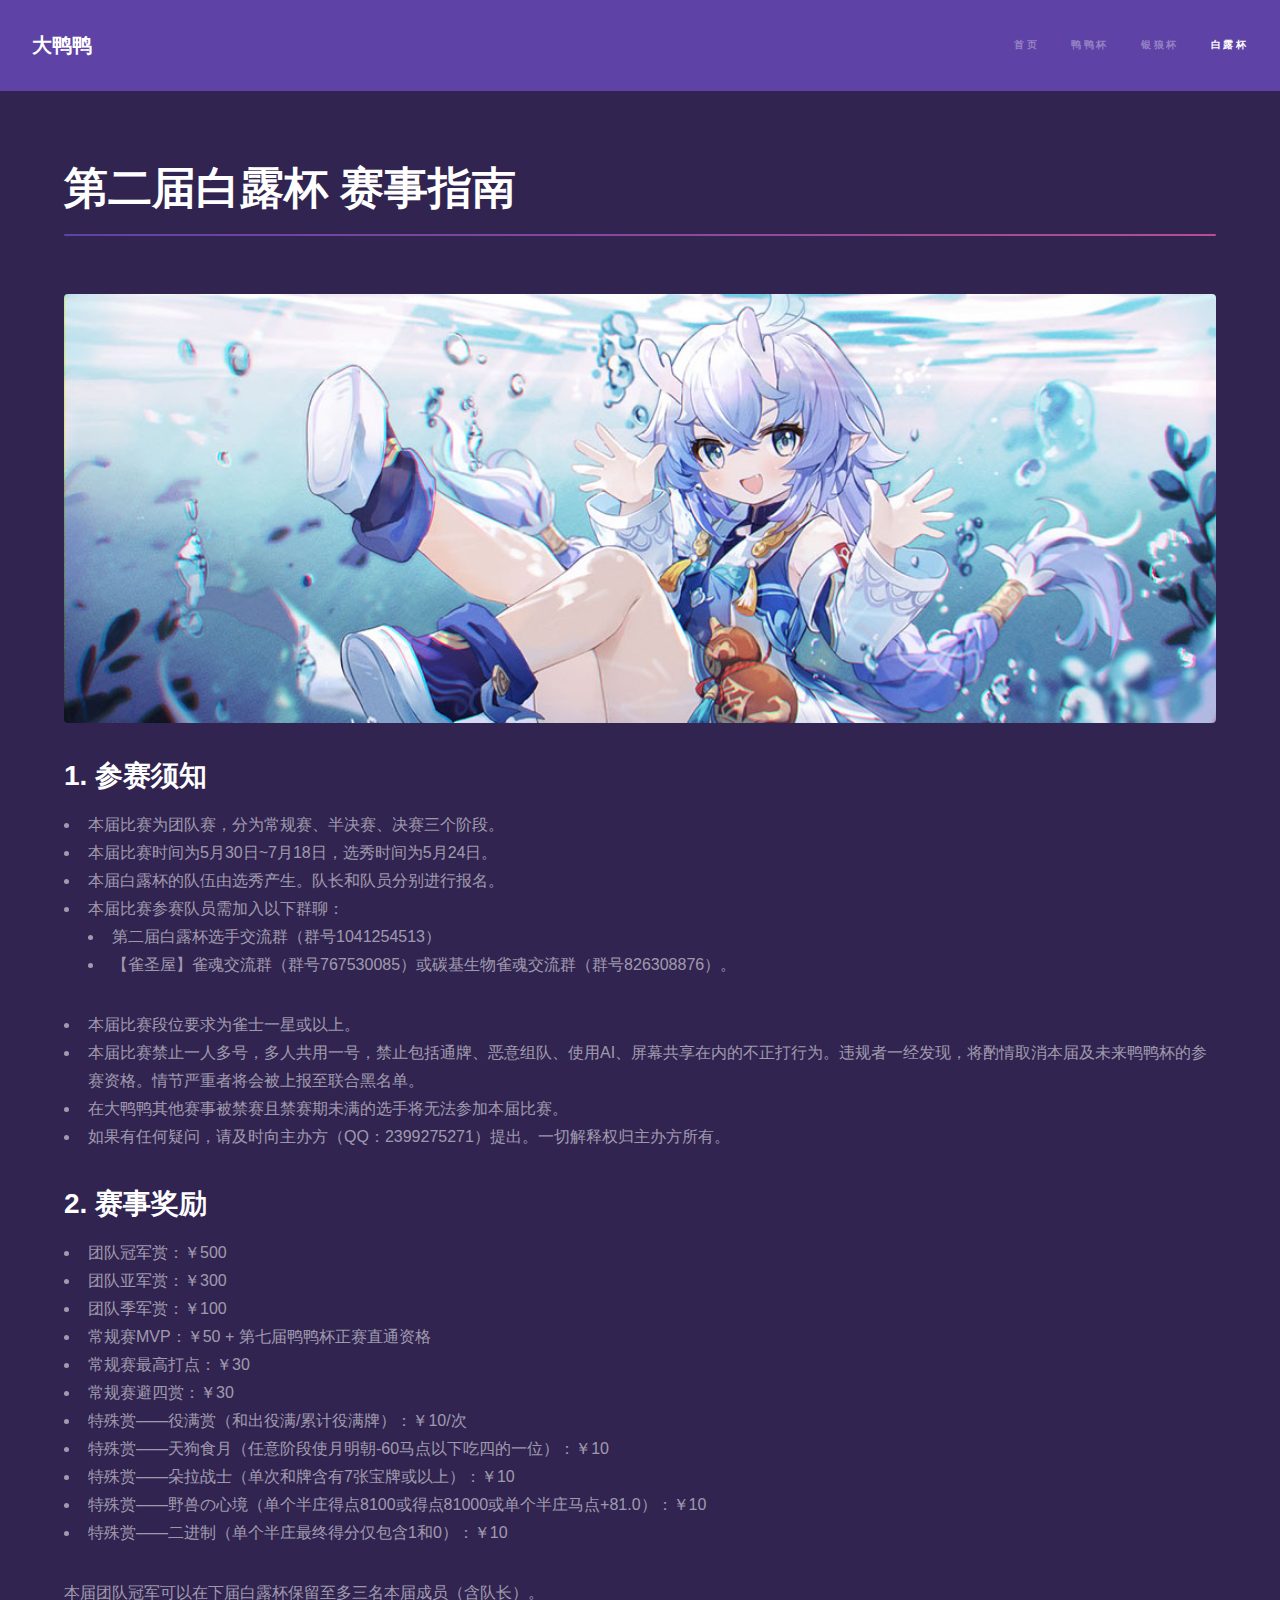
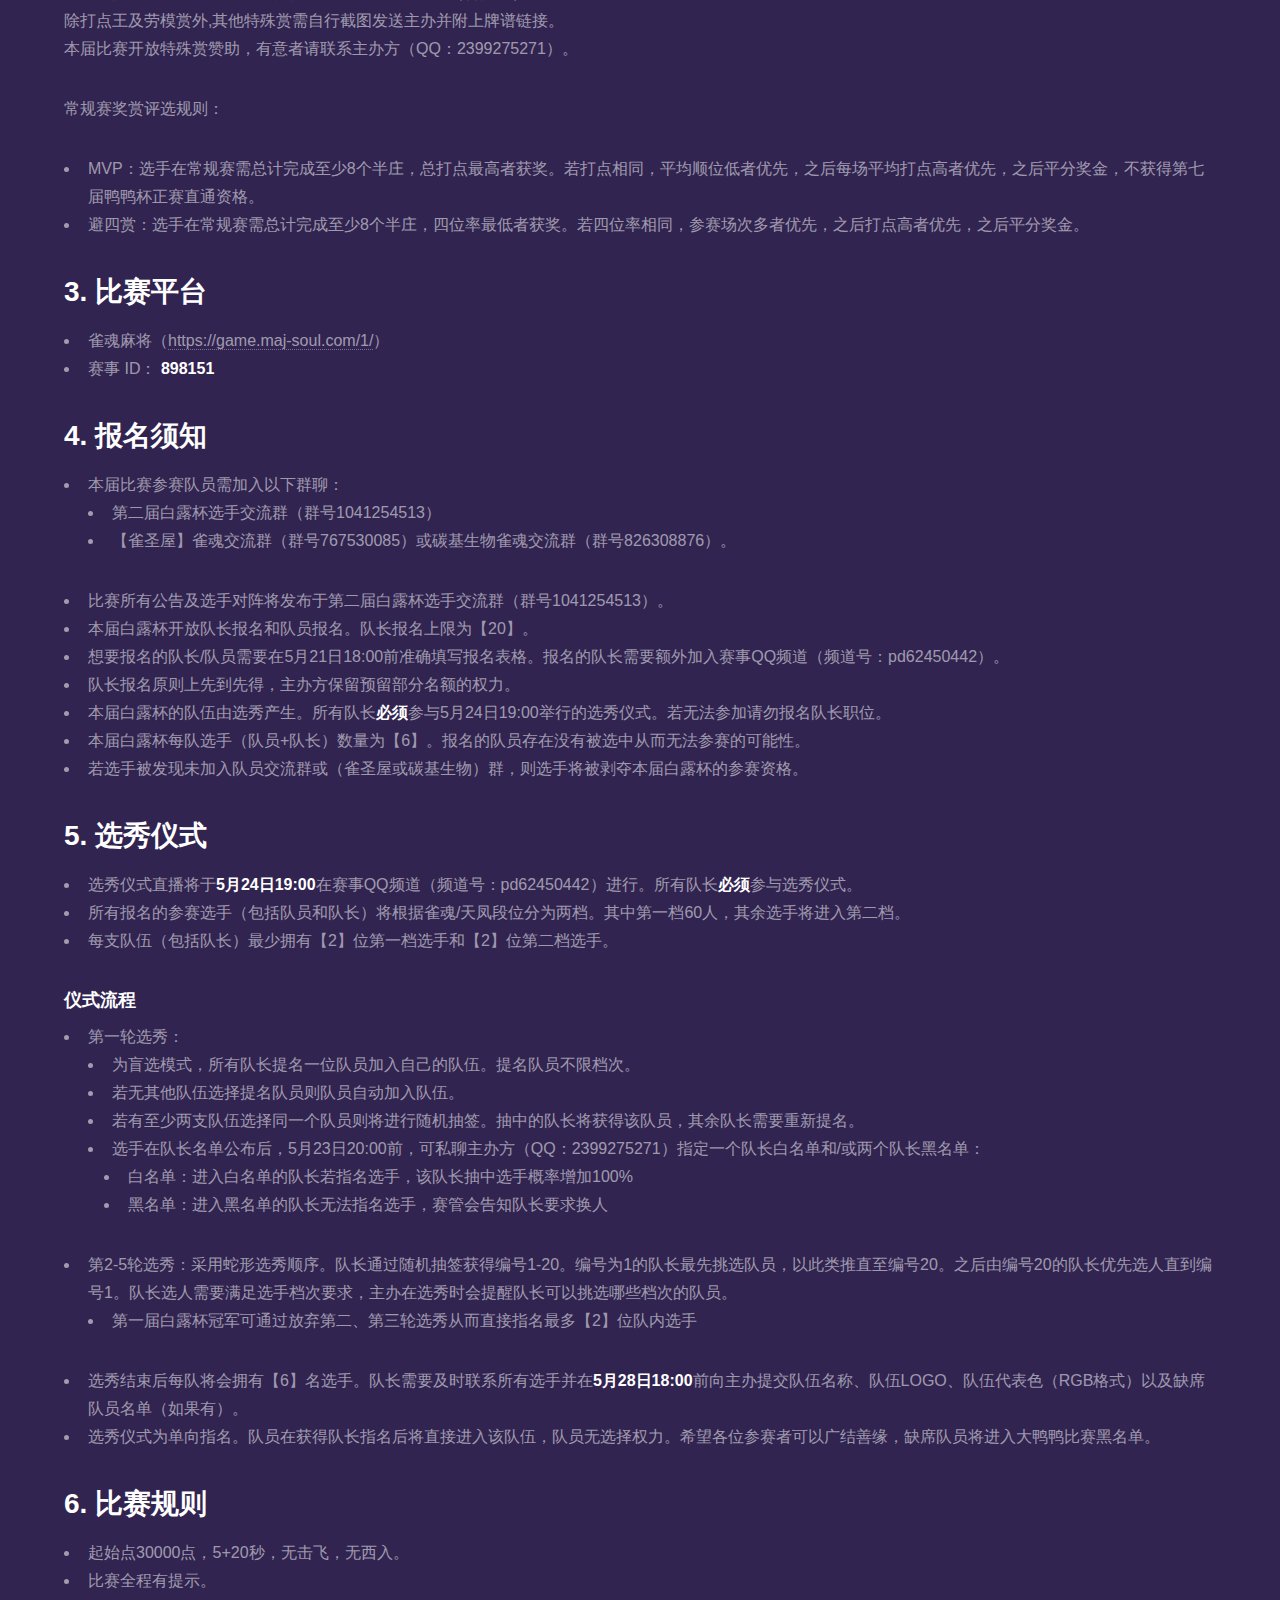
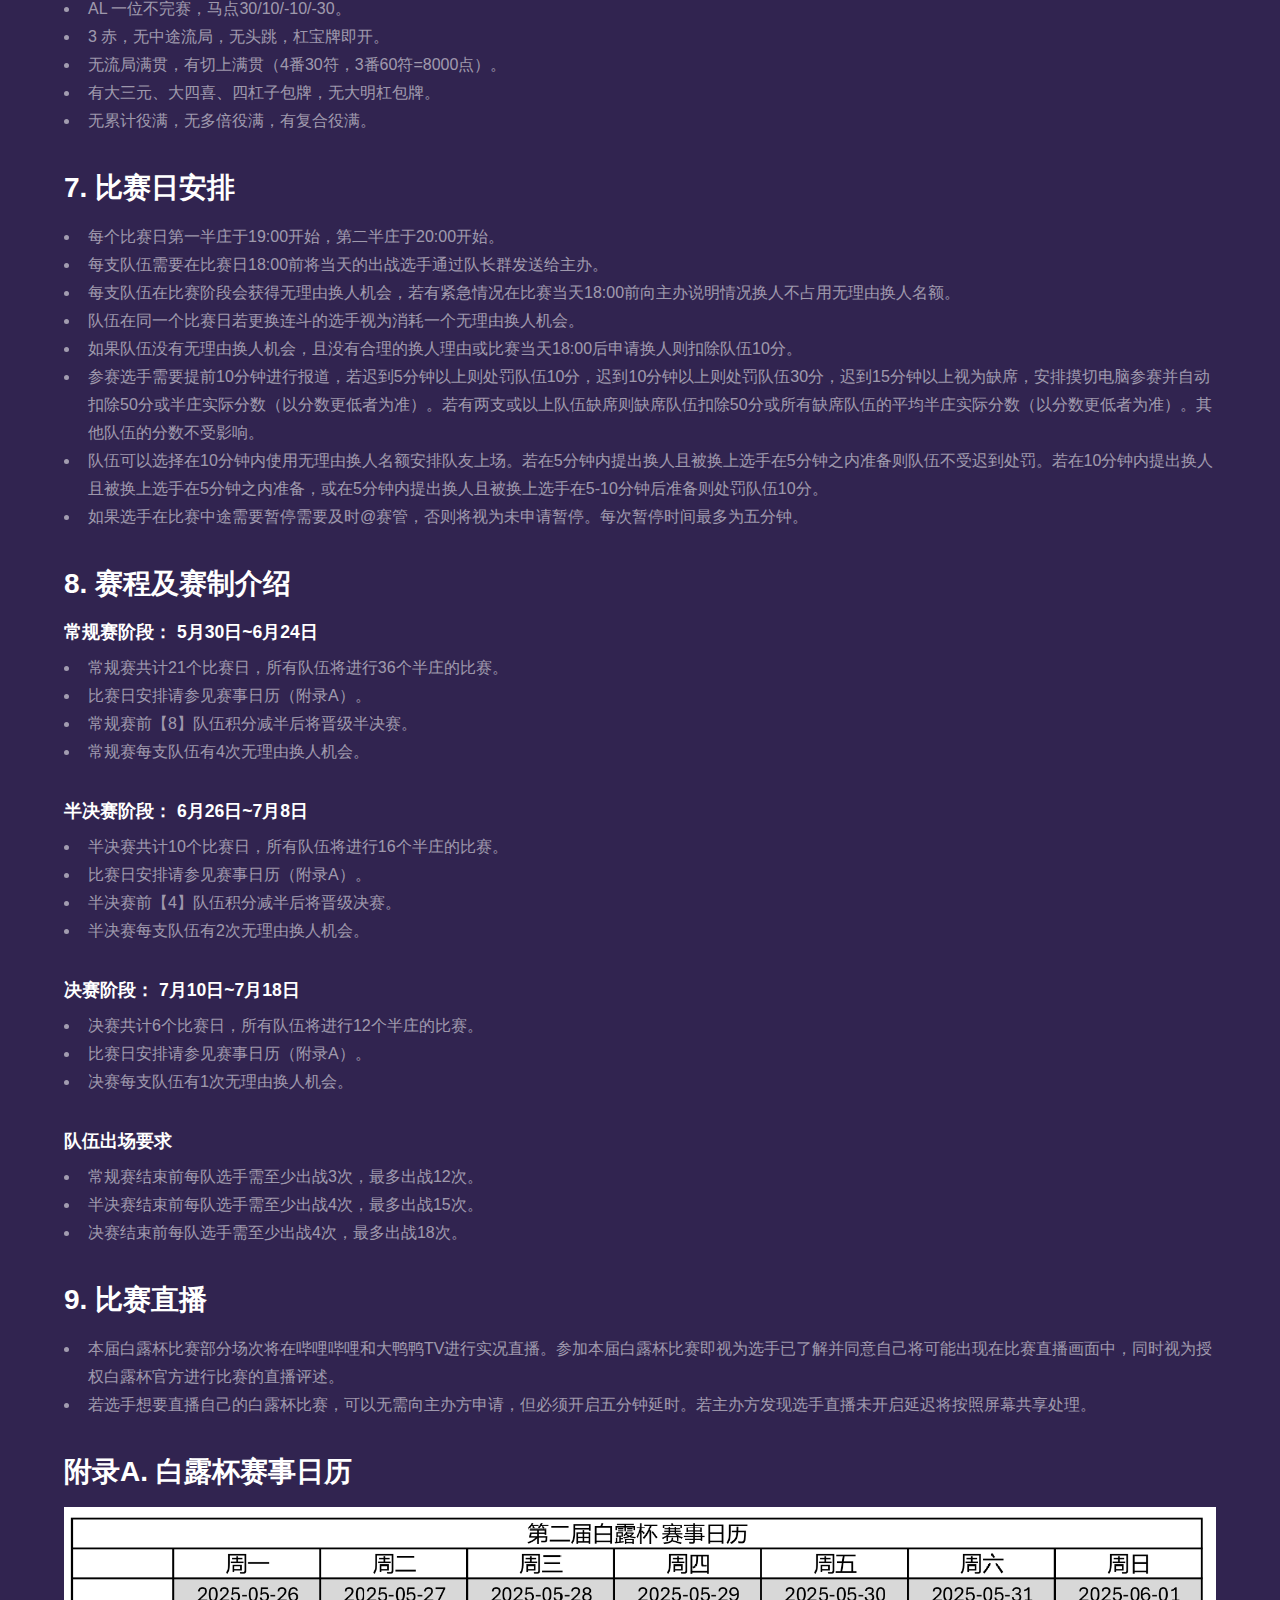
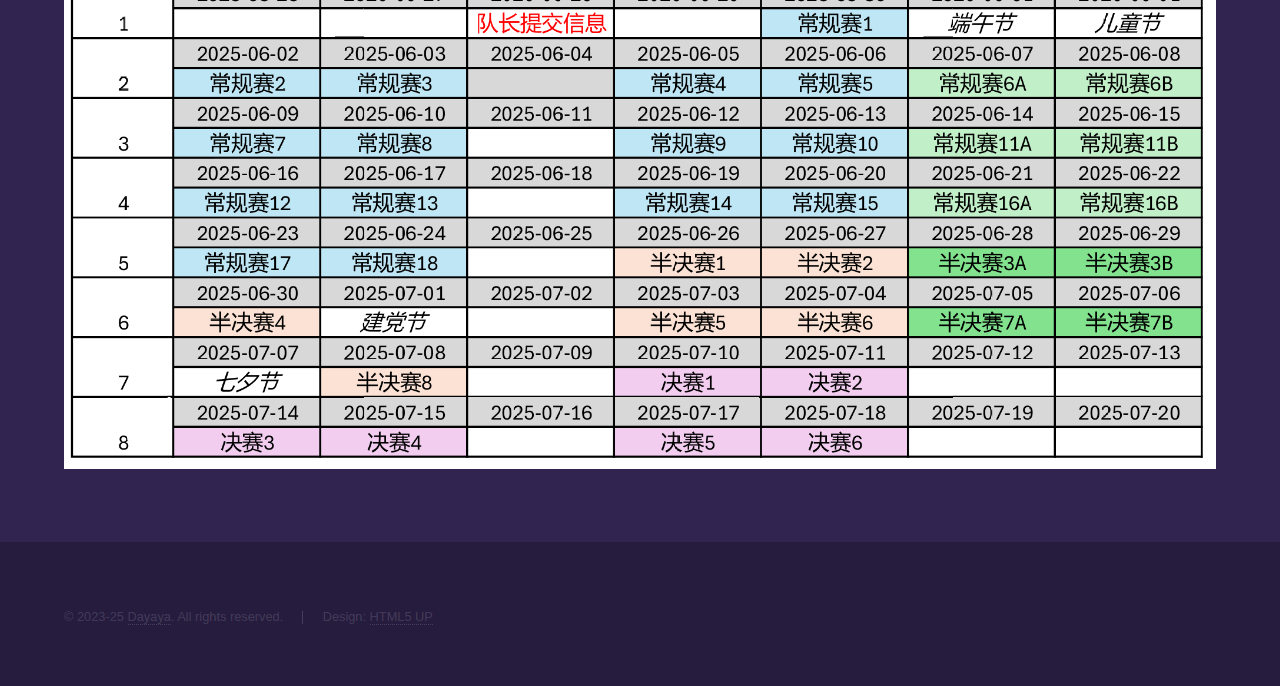
<file: bailu2.html>
<!DOCTYPE HTML>
<!--
	Hyperspace by HTML5 UP
	html5up.net | @ajlkn
	Free for personal and commercial use under the CCA 3.0 license (html5up.net/license)
-->
<html>
	<head>
		<title>大鸭鸭 - 第二届白露杯 赛事指南</title>
		<meta charset="utf-8" />
		<meta name="viewport" content="width=device-width, initial-scale=1, user-scalable=no" />
		<link rel="stylesheet" href="assets/css/main.css" />
		<link rel="icon" type="image/x-icon" href="/images/favicon.ico">
		<noscript><link rel="stylesheet" href="assets/css/noscript.css" /></noscript>
	</head>
	<body class="is-preload">

		<!-- Header -->
			<header id="header">
				<a href="index.html" class="title">大鸭鸭</a>
				<nav>
					<ul>
						<li><a href="index.html">首页</a></li>
						<li><a href="yaya.html">鸭鸭杯</a></li>
						<li><a href="yinlang.html">银狼杯</a></li>
						<li><a href="bailu.html" class="active">白露杯</a></li>
					</ul>
				</nav>
			</header>

		<!-- Wrapper -->
			<div id="wrapper">

				<!-- Main -->
					<section id="main" class="wrapper">
						<div class="inner">
							<h1 class="major">第二届白露杯 赛事指南</h1>
							<span class="image fit"><img src="images/pic04c.jpg" alt="" /></span>
							<h2 id="1-">1. 参赛须知</h2>
							<ul>
							<li>本届比赛为团队赛，分为常规赛、半决赛、决赛三个阶段。</li>
							<li>本届比赛时间为5月30日~7月18日，选秀时间为5月24日。</li>
							<li>本届白露杯的队伍由选秀产生。队长和队员分别进行报名。</li>
							<li>本届比赛参赛队员需加入以下群聊：<ul>
							<li>第二届白露杯选手交流群（群号1041254513）</li>
							<li>【雀圣屋】雀魂交流群（群号767530085）或碳基生物雀魂交流群（群号826308876）。</li>
							</ul>
							</li>
							<li>本届比赛段位要求为雀士一星或以上。</li>
							<li>本届比赛禁止一人多号，多人共用一号，禁止包括通牌、恶意组队、使用AI、屏幕共享在内的不正打行为。违规者一经发现，将酌情取消本届及未来鸭鸭杯的参赛资格。情节严重者将会被上报至联合黑名单。</li>
							<li>在大鸭鸭其他赛事被禁赛且禁赛期未满的选手将无法参加本届比赛。</li>
							<li>如果有任何疑问，请及时向主办方（QQ：2399275271）提出。一切解释权归主办方所有。</li>
							</ul>
							<h2 id="2-">2. 赛事奖励</h2>
							<ul>
							<li>团队冠军赏：￥500</li>
							<li>团队亚军赏：￥300</li>
							<li>团队季军赏：￥100</li>
							<li>常规赛MVP：￥50 + 第七届鸭鸭杯正赛直通资格</li>
							<li>常规赛最高打点：￥30</li>
							<li>常规赛避四赏：￥30</li>
							<li>特殊赏——役满赏（和出役满/累计役满牌）：￥10/次</li>
							<li>特殊赏——天狗食月（任意阶段使月明朝-60马点以下吃四的一位）：￥10</li>
							<li>特殊赏——朵拉战士（单次和牌含有7张宝牌或以上）：￥10</li>
							<li>特殊赏——野兽の心境（单个半庄得点8100或得点81000或单个半庄马点+81.0）：￥10</li>
							<li>特殊赏——二进制（单个半庄最终得分仅包含1和0）：￥10</li>
							</ul>
							<p>本届团队冠军可以在下届白露杯保留至多三名本届成员（含队长）。<br />
							除打点王及劳模赏外,其他特殊赏需自行截图发送主办并附上牌谱链接。<br />
							本届比赛开放特殊赏赞助，有意者请联系主办方（QQ：2399275271）。</p>
							<p>常规赛奖赏评选规则：</p>
							<ul>
							<li>MVP：选手在常规赛需总计完成至少8个半庄，总打点最高者获奖。若打点相同，平均顺位低者优先，之后每场平均打点高者优先，之后平分奖金，不获得第七届鸭鸭杯正赛直通资格。</li>
							<li>避四赏：选手在常规赛需总计完成至少8个半庄，四位率最低者获奖。若四位率相同，参赛场次多者优先，之后打点高者优先，之后平分奖金。</li>
							</ul>
							<h2 id="3-">3. 比赛平台</h2>
							<ul>
							<li>雀魂麻将（<a href="https://game.maj-soul.com/1/">https://game.maj-soul.com/1/</a>）</li>
							<li>赛事 ID： <strong>898151</strong></li>
							</ul>
							<h2 id="4-">4. 报名须知</h2>
							<ul>
							<li>本届比赛参赛队员需加入以下群聊：
							<ul>
							<li>第二届白露杯选手交流群（群号1041254513）</li>
							<li>【雀圣屋】雀魂交流群（群号767530085）或碳基生物雀魂交流群（群号826308876）。</li>
							</ul>
							</li>
							<li>比赛所有公告及选手对阵将发布于第二届白露杯选手交流群（群号1041254513）。</li>
							<li>本届白露杯开放队长报名和队员报名。队长报名上限为【20】。</li>
							<li>想要报名的队长/队员需要在5月21日18:00前准确填写报名表格。报名的队长需要额外加入赛事QQ频道（频道号：pd62450442）。</li>
							<li>队长报名原则上先到先得，主办方保留预留部分名额的权力。</li>
							<li>本届白露杯的队伍由选秀产生。所有队长<strong>必须</strong>参与5月24日19:00举行的选秀仪式。若无法参加请勿报名队长职位。</li>
							<li>本届白露杯每队选手（队员+队长）数量为【6】。报名的队员存在没有被选中从而无法参赛的可能性。</li>
							<li>若选手被发现未加入队员交流群或（雀圣屋或碳基生物）群，则选手将被剥夺本届白露杯的参赛资格。</li>
							</ul>
							<h2 id="5-">5. 选秀仪式</h2>
							<ul>
							<li>选秀仪式直播将于<strong>5月24日19:00</strong>在赛事QQ频道（频道号：pd62450442）进行。所有队长<strong>必须</strong>参与选秀仪式。</li>
							<li>所有报名的参赛选手（包括队员和队长）将根据雀魂/天凤段位分为两档。其中第一档60人，其余选手将进入第二档。</li>
							<li>每支队伍（包括队长）最少拥有【2】位第一档选手和【2】位第二档选手。</li>
							</ul>
							<h3 id="-">仪式流程</h3>
							<ul>
							<li>第一轮选秀：<ul>
							<li>为盲选模式，所有队长提名一位队员加入自己的队伍。提名队员不限档次。</li>
							<li>若无其他队伍选择提名队员则队员自动加入队伍。</li>
							<li>若有至少两支队伍选择同一个队员则将进行随机抽签。抽中的队长将获得该队员，其余队长需要重新提名。</li>
							<li>选手在队长名单公布后，5月23日20:00前，可私聊主办方（QQ：2399275271）指定一个队长白名单和/或两个队长黑名单：</li>
							<ul><li>白名单：进入白名单的队长若指名选手，该队长抽中选手概率增加100%</li>
							<li>黑名单：进入黑名单的队长无法指名选手，赛管会告知队长要求换人</li></ul>
							</ul>
							</li>
							<li>第2-5轮选秀：采用蛇形选秀顺序。队长通过随机抽签获得编号1-20。编号为1的队长最先挑选队员，以此类推直至编号20。之后由编号20的队长优先选人直到编号1。队长选人需要满足选手档次要求，主办在选秀时会提醒队长可以挑选哪些档次的队员。
							<ul><li>第一届白露杯冠军可通过放弃第二、第三轮选秀从而直接指名最多【2】位队内选手</li></ul></li>
							<li>选秀结束后每队将会拥有【6】名选手。队长需要及时联系所有选手并在<strong>5月28日18:00</strong>前向主办提交队伍名称、队伍LOGO、队伍代表色（RGB格式）以及缺席队员名单（如果有）。</li>
							<li>选秀仪式为单向指名。队员在获得队长指名后将直接进入该队伍，队员无选择权力。希望各位参赛者可以广结善缘，缺席队员将进入大鸭鸭比赛黑名单。</li>
							
							</ul>
							<h2 id="6-">6. 比赛规则</h2>
							<ul>
							<li>起始点30000点，5+20秒，无击飞，无西入。</li>
							<li>比赛全程有提示。</li>
							<li>AL 一位不完赛，马点30/10/-10/-30。</li>
							<li>3 赤，无中途流局，无头跳，杠宝牌即开。</li>
							<li>无流局满贯，有切上满贯（4番30符，3番60符=8000点）。</li>
							<li>有大三元、大四喜、四杠子包牌，无大明杠包牌。</li>
							<li>无累计役满，无多倍役满，有复合役满。</li>
							</ul>
							<h2 id="7-">7. 比赛日安排</h2>
							<ul>
							<li>每个比赛日第一半庄于19:00开始，第二半庄于20:00开始。</li>
							<li>每支队伍需要在比赛日18:00前将当天的出战选手通过队长群发送给主办。</li>
							<li>每支队伍在比赛阶段会获得无理由换人机会，若有紧急情况在比赛当天18:00前向主办说明情况换人不占用无理由换人名额。</li>
							<li>队伍在同一个比赛日若更换连斗的选手视为消耗一个无理由换人机会。</li>
							<li>如果队伍没有无理由换人机会，且没有合理的换人理由或比赛当天18:00后申请换人则扣除队伍10分。</li>
							<li>参赛选手需要提前10分钟进行报道，若迟到5分钟以上则处罚队伍10分，迟到10分钟以上则处罚队伍30分，迟到15分钟以上视为缺席，安排摸切电脑参赛并自动扣除50分或半庄实际分数（以分数更低者为准）。若有两支或以上队伍缺席则缺席队伍扣除50分或所有缺席队伍的平均半庄实际分数（以分数更低者为准）。其他队伍的分数不受影响。</li>
							<li>队伍可以选择在10分钟内使用无理由换人名额安排队友上场。若在5分钟内提出换人且被换上选手在5分钟之内准备则队伍不受迟到处罚。若在10分钟内提出换人且被换上选手在5分钟之内准备，或在5分钟内提出换人且被换上选手在5-10分钟后准备则处罚队伍10分。</li>
							<li>如果选手在比赛中途需要暂停需要及时@赛管，否则将视为未申请暂停。每次暂停时间最多为五分钟。</li>
							</ul>
							<h2 id="8-">8. 赛程及赛制介绍</h2>
							<h3 id="-11-9-12-2-">常规赛阶段： 5月30日~6月24日</h3>
							<ul>
							<li>常规赛共计21个比赛日，所有队伍将进行36个半庄的比赛。</li>
							<li>比赛日安排请参见赛事日历（附录A）。</li>
							<li>常规赛前【8】队伍积分减半后将晋级半决赛。</li>
							<li>常规赛每支队伍有4次无理由换人机会。</li>
							</ul>
							<h3 id="-12-5-12-14-">半决赛阶段： 6月26日~7月8日</h3>
							<ul>
							<li>半决赛共计10个比赛日，所有队伍将进行16个半庄的比赛。</li>
							<li>比赛日安排请参见赛事日历（附录A）。</li>
							<li>半决赛前【4】队伍积分减半后将晋级决赛。</li>
							<li>半决赛每支队伍有2次无理由换人机会。</li>
							</ul>
							<h3 id="-12-16-12-22-">决赛阶段： 7月10日~7月18日</h3>
							<ul>
							<li>决赛共计6个比赛日，所有队伍将进行12个半庄的比赛。</li>
							<li>比赛日安排请参见赛事日历（附录A）。</li>
							<li>决赛每支队伍有1次无理由换人机会。</li>
							</ul>
							<h3 id="-">队伍出场要求</h3>
							<ul>
							<li>常规赛结束前每队选手需至少出战3次，最多出战12次。</li>
							<li>半决赛结束前每队选手需至少出战4次，最多出战15次。</li>
							<li>决赛结束前每队选手需至少出战4次，最多出战18次。</li>
							</ul>
							<h2 id="9-">9. 比赛直播</h2>
							<ul>
							<li>本届白露杯比赛部分场次将在哔哩哔哩和大鸭鸭TV进行实况直播。参加本届白露杯比赛即视为选手已了解并同意自己将可能出现在比赛直播画面中，同时视为授权白露杯官方进行比赛的直播评述。</li>
							<li>若选手想要直播自己的白露杯比赛，可以无需向主办方申请，但必须开启五分钟延时。若主办方发现选手直播未开启延迟将按照屏幕共享处理。</li>
							</ul>
							<h2 id="-a-">附录A. 白露杯赛事日历</h2>
							<p><img src="./images/bailu2calendar.png" alt="白露杯赛事日历-图片" width="100%"></p>

							
						</div>
						
					</section>

			</div>

		<!-- Footer -->
			<footer id="footer" class="wrapper alt">
				<div class="inner">
					<ul class="menu">
						<li>&copy; 2023-25 <a href="https://mj00.top" target="_blank">Dayaya</a>. All rights reserved.</li><li>Design: <a href="http://html5up.net" target="_blank">HTML5 UP</a></li>
					</ul>
				</div>
			</footer>

		<!-- Scripts -->
			<script src="assets/js/jquery.min.js"></script>
			<script src="assets/js/jquery.scrollex.min.js"></script>
			<script src="assets/js/jquery.scrolly.min.js"></script>
			<script src="assets/js/browser.min.js"></script>
			<script src="assets/js/breakpoints.min.js"></script>
			<script src="assets/js/util.js"></script>
			<script src="assets/js/main.js"></script>

	</body>
</html>
</file>
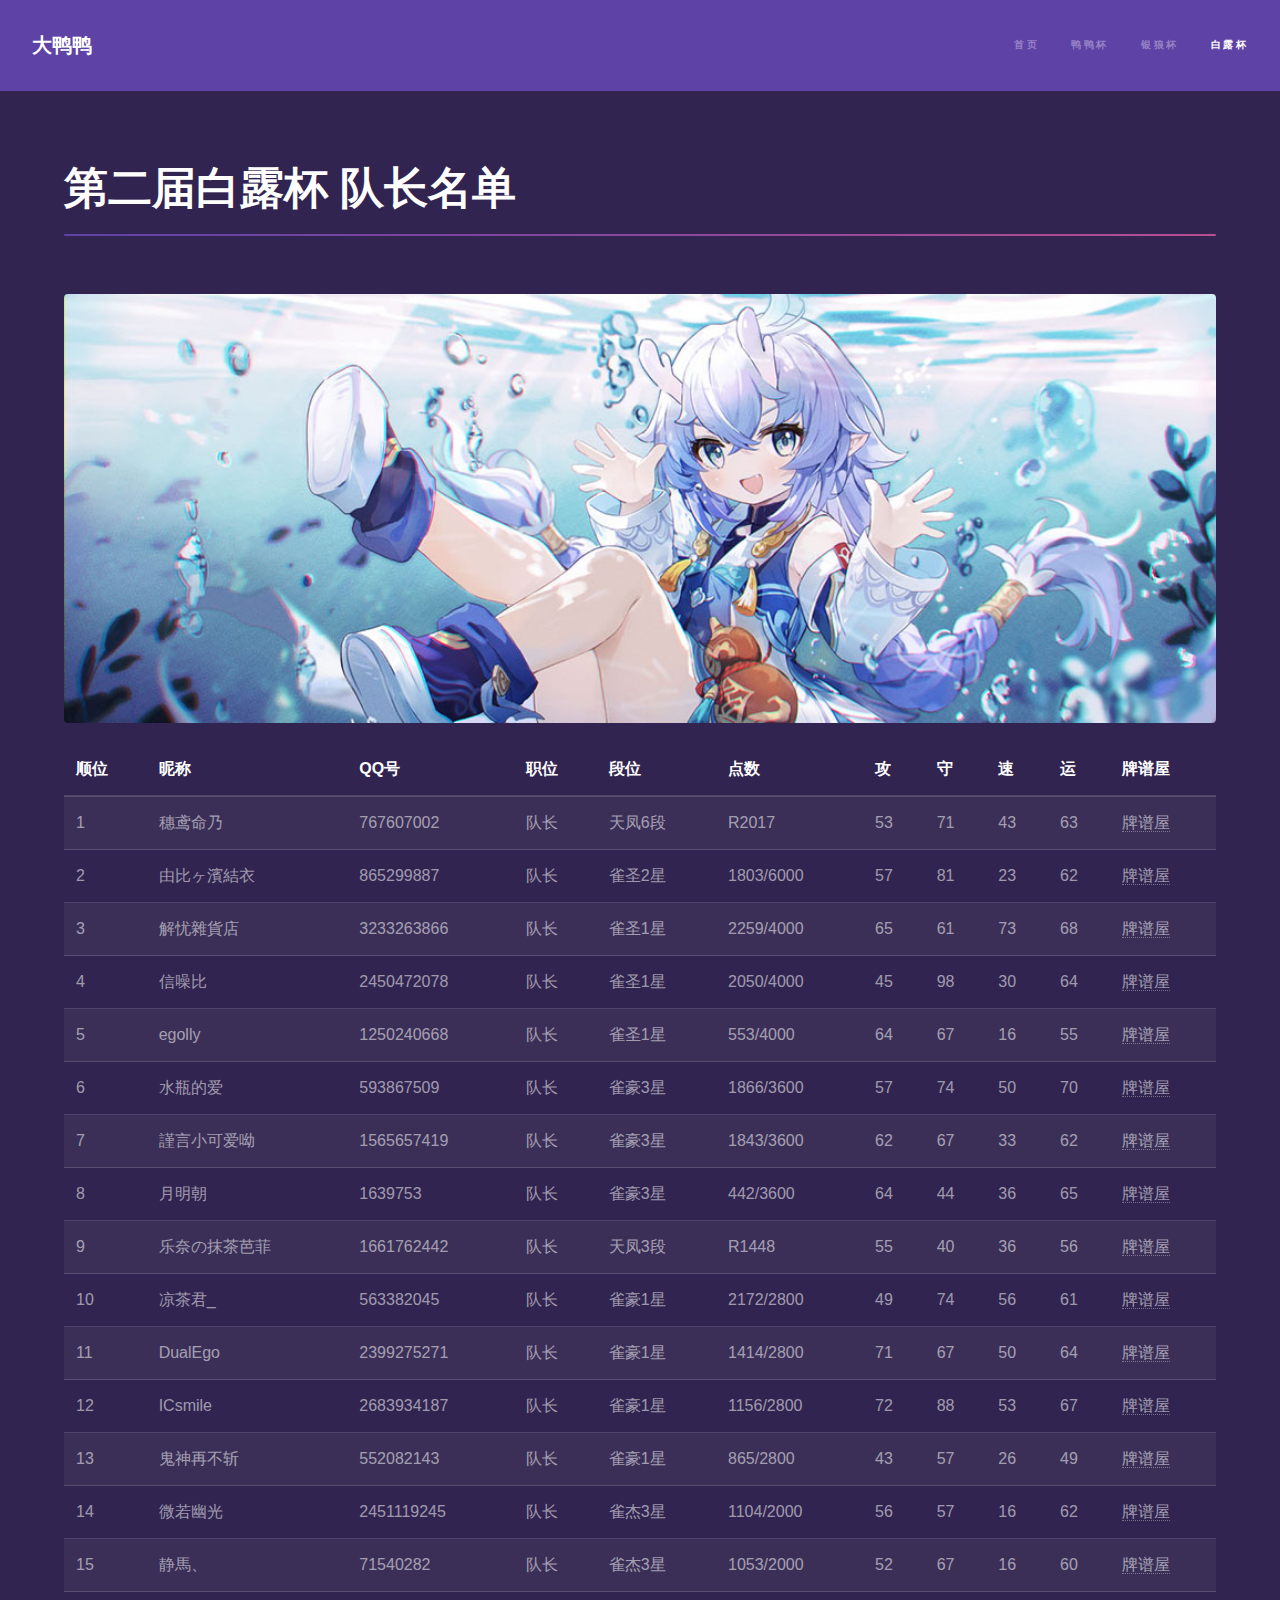
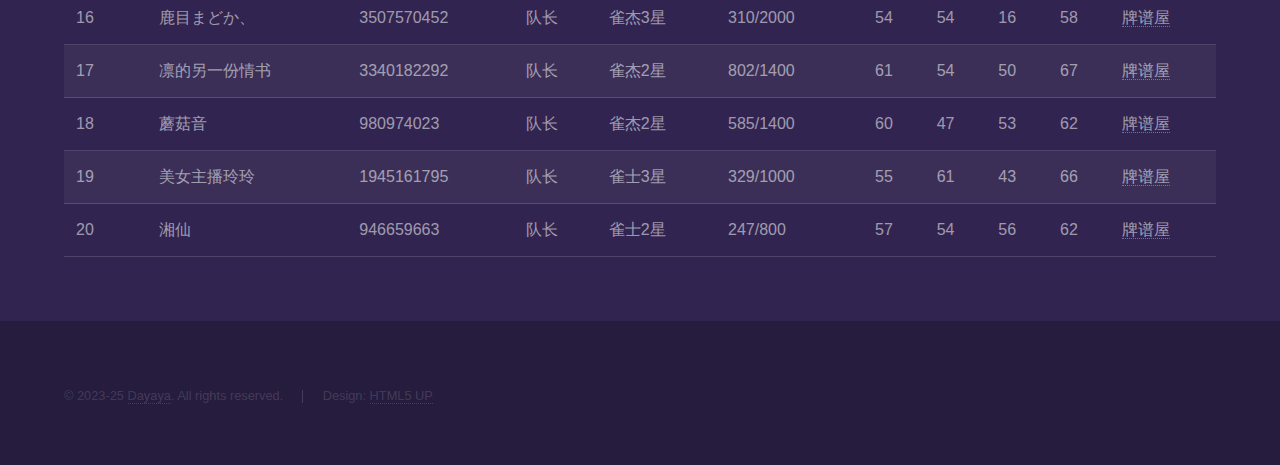
<file: bailu2captains.html>
<!DOCTYPE HTML>
<!--
	Hyperspace by HTML5 UP
	html5up.net | @ajlkn
	Free for personal and commercial use under the CCA 3.0 license (html5up.net/license)
-->
<html>
	<head>
		<title>大鸭鸭 - 第二届白露杯 队长名单</title>
		<meta charset="utf-8" />
		<meta name="viewport" content="width=device-width, initial-scale=1, user-scalable=no" />
		<link rel="stylesheet" href="assets/css/main.css" />
		<link rel="icon" type="image/x-icon" href="/images/favicon.ico">
		<noscript><link rel="stylesheet" href="assets/css/noscript.css" /></noscript>
	</head>
	<body class="is-preload">

		<!-- Header -->
			<header id="header">
				<a href="index.html" class="title">大鸭鸭</a>
				<nav>
					<ul>
						<li><a href="index.html">首页</a></li>
						<li><a href="yaya.html">鸭鸭杯</a></li>
						<li><a href="yinlang.html">银狼杯</a></li>
						<li><a href="bailu.html" class="active">白露杯</a></li>
					</ul>
				</nav>
			</header>

		<!-- Wrapper -->
			<div id="wrapper">

				<!-- Main -->
					<section id="main" class="wrapper">
						<div class="inner">
							<h1 class="major">第二届白露杯 队长名单</h1>
							<span class="image fit"><img src="images/pic04c.jpg" alt="" /></span>
							<div class="table-wrapper"></div>
                            <table>
                                <thead>
                                <thead>
                                <tr><th>顺位</th><th>昵称</th><th>QQ号</th><th>职位</th><th>段位</th><th>点数</th><th>攻</th><th>守</th><th>速</th><th>运</th><th>牌谱屋</th></tr>
                                </thead>
                                <tbody>
                                <tr><td>1</td><td>穗鸢命乃</td><td>767607002</td><td>队长</td><td>天凤6段</td><td>R2017</td><td>53</td><td>71</td><td>43</td><td>63</td><td><a href="https://amae-koromo.sapk.ch/player/107658" target="_blank">牌谱屋</a></td></tr>
                                <tr><td>2</td><td>由比ヶ濱結衣</td><td>865299887</td><td>队长</td><td>雀圣2星</td><td>1803/6000</td><td>57</td><td>81</td><td>23</td><td>62</td><td><a href="https://amae-koromo.sapk.ch/player/682793" target="_blank">牌谱屋</a></td></tr>
                                <tr><td>3</td><td>解忧雜貨店</td><td>3233263866</td><td>队长</td><td>雀圣1星</td><td>2259/4000</td><td>65</td><td>61</td><td>73</td><td>68</td><td><a href="https://amae-koromo.sapk.ch/player/19909922" target="_blank">牌谱屋</a></td></tr>
                                <tr><td>4</td><td>信噪比</td><td>2450472078</td><td>队长</td><td>雀圣1星</td><td>2050/4000</td><td>45</td><td>98</td><td>30</td><td>64</td><td><a href="https://amae-koromo.sapk.ch/player/11613562" target="_blank">牌谱屋</a></td></tr>
                                <tr><td>5</td><td>egolly</td><td>1250240668</td><td>队长</td><td>雀圣1星</td><td>553/4000</td><td>64</td><td>67</td><td>16</td><td>55</td><td><a href="https://amae-koromo.sapk.ch/player/11882734" target="_blank">牌谱屋</a></td></tr>
                                <tr><td>6</td><td>水瓶的爱</td><td>593867509</td><td>队长</td><td>雀豪3星</td><td>1866/3600</td><td>57</td><td>74</td><td>50</td><td>70</td><td><a href="https://amae-koromo.sapk.ch/player/15478721" target="_blank">牌谱屋</a></td></tr>
                                <tr><td>7</td><td>謹言小可爱呦</td><td>1565657419</td><td>队长</td><td>雀豪3星</td><td>1843/3600</td><td>62</td><td>67</td><td>33</td><td>62</td><td><a href="https://amae-koromo.sapk.ch/player/10535502" target="_blank">牌谱屋</a></td></tr>
                                <tr><td>8</td><td>月明朝</td><td>1639753</td><td>队长</td><td>雀豪3星</td><td>442/3600</td><td>64</td><td>44</td><td>36</td><td>65</td><td><a href="https://amae-koromo.sapk.ch/player/11229648" target="_blank">牌谱屋</a></td></tr>
                                <tr><td>9</td><td>乐奈の抹茶芭菲</td><td>1661762442</td><td>队长</td><td>天凤3段</td><td>R1448</td><td>55</td><td>40</td><td>36</td><td>56</td><td><a href="https://amae-koromo.sapk.ch/player/13301974" target="_blank">牌谱屋</a></td></tr>
                                <tr><td>10</td><td>凉茶君_</td><td>563382045</td><td>队长</td><td>雀豪1星</td><td>2172/2800</td><td>49</td><td>74</td><td>56</td><td>61</td><td><a href="https://amae-koromo.sapk.ch/player/13201300" target="_blank">牌谱屋</a></td></tr>
                                <tr><td>11</td><td>DualEgo</td><td>2399275271</td><td>队长</td><td>雀豪1星</td><td>1414/2800</td><td>71</td><td>67</td><td>50</td><td>64</td><td><a href="https://amae-koromo.sapk.ch/player/125049017" target="_blank">牌谱屋</a></td></tr>
                                <tr><td>12</td><td>ICsmile</td><td>2683934187</td><td>队长</td><td>雀豪1星</td><td>1156/2800</td><td>72</td><td>88</td><td>53</td><td>67</td><td><a href="https://amae-koromo.sapk.ch/player/11321456" target="_blank">牌谱屋</a></td></tr>
                                <tr><td>13</td><td>鬼神再不斩</td><td>552082143</td><td>队长</td><td>雀豪1星</td><td>865/2800</td><td>43</td><td>57</td><td>26</td><td>49</td><td><a href="https://amae-koromo.sapk.ch/player/12774518" target="_blank">牌谱屋</a></td></tr>
                                <tr><td>14</td><td>微若幽光</td><td>2451119245</td><td>队长</td><td>雀杰3星</td><td>1104/2000</td><td>56</td><td>57</td><td>16</td><td>62</td><td><a href="https://amae-koromo.sapk.ch/player/19838033" target="_blank">牌谱屋</a></td></tr>
                                <tr><td>15</td><td>静馬、</td><td>71540282</td><td>队长</td><td>雀杰3星</td><td>1053/2000</td><td>52</td><td>67</td><td>16</td><td>60</td><td><a href="https://amae-koromo.sapk.ch/player/14219834" target="_blank">牌谱屋</a></td></tr>
                                <tr><td>16</td><td>鹿目まどか、</td><td>3507570452</td><td>队长</td><td>雀杰3星</td><td>310/2000</td><td>54</td><td>54</td><td>16</td><td>58</td><td><a href="https://amae-koromo.sapk.ch/player/728892" target="_blank">牌谱屋</a></td></tr>
                                <tr><td>17</td><td>凛的另一份情书</td><td>3340182292</td><td>队长</td><td>雀杰2星</td><td>802/1400</td><td>61</td><td>54</td><td>50</td><td>67</td><td><a href="https://amae-koromo.sapk.ch/player/637211" target="_blank">牌谱屋</a></td></tr>
                                <tr><td>18</td><td>蘑菇音</td><td>980974023</td><td>队长</td><td>雀杰2星</td><td>585/1400</td><td>60</td><td>47</td><td>53</td><td>62</td><td><a href="https://amae-koromo.sapk.ch/player/58747" target="_blank">牌谱屋</a></td></tr>
                                <tr><td>19</td><td>美女主播玲玲</td><td>1945161795</td><td>队长</td><td>雀士3星</td><td>329/1000</td><td>55</td><td>61</td><td>43</td><td>66</td><td><a href="https://amae-koromo.sapk.ch/player/20625029" target="_blank">牌谱屋</a></td></tr>
                                <tr><td>20</td><td>湘仙</td><td>946659663</td><td>队长</td><td>雀士2星</td><td>247/800</td><td>57</td><td>54</td><td>56</td><td>62</td><td><a href="https://amae-koromo.sapk.ch/player/10622944" target="_blank">牌谱屋</a></td></tr>
                                </tbody></table>
							</div>

							
						</div>
						
					</section>

			</div>

		<!-- Footer -->
			<footer id="footer" class="wrapper alt">
				<div class="inner">
					<ul class="menu">
						<li>&copy; 2023-25 <a href="https://mj00.top" target="_blank">Dayaya</a>. All rights reserved.</li><li>Design: <a href="http://html5up.net" target="_blank">HTML5 UP</a></li>
					</ul>
				</div>
			</footer>

		<!-- Scripts -->
			<script src="assets/js/jquery.min.js"></script>
			<script src="assets/js/jquery.scrollex.min.js"></script>
			<script src="assets/js/jquery.scrolly.min.js"></script>
			<script src="assets/js/browser.min.js"></script>
			<script src="assets/js/breakpoints.min.js"></script>
			<script src="assets/js/util.js"></script>
			<script src="assets/js/main.js"></script>

	</body>
</html>
</file>
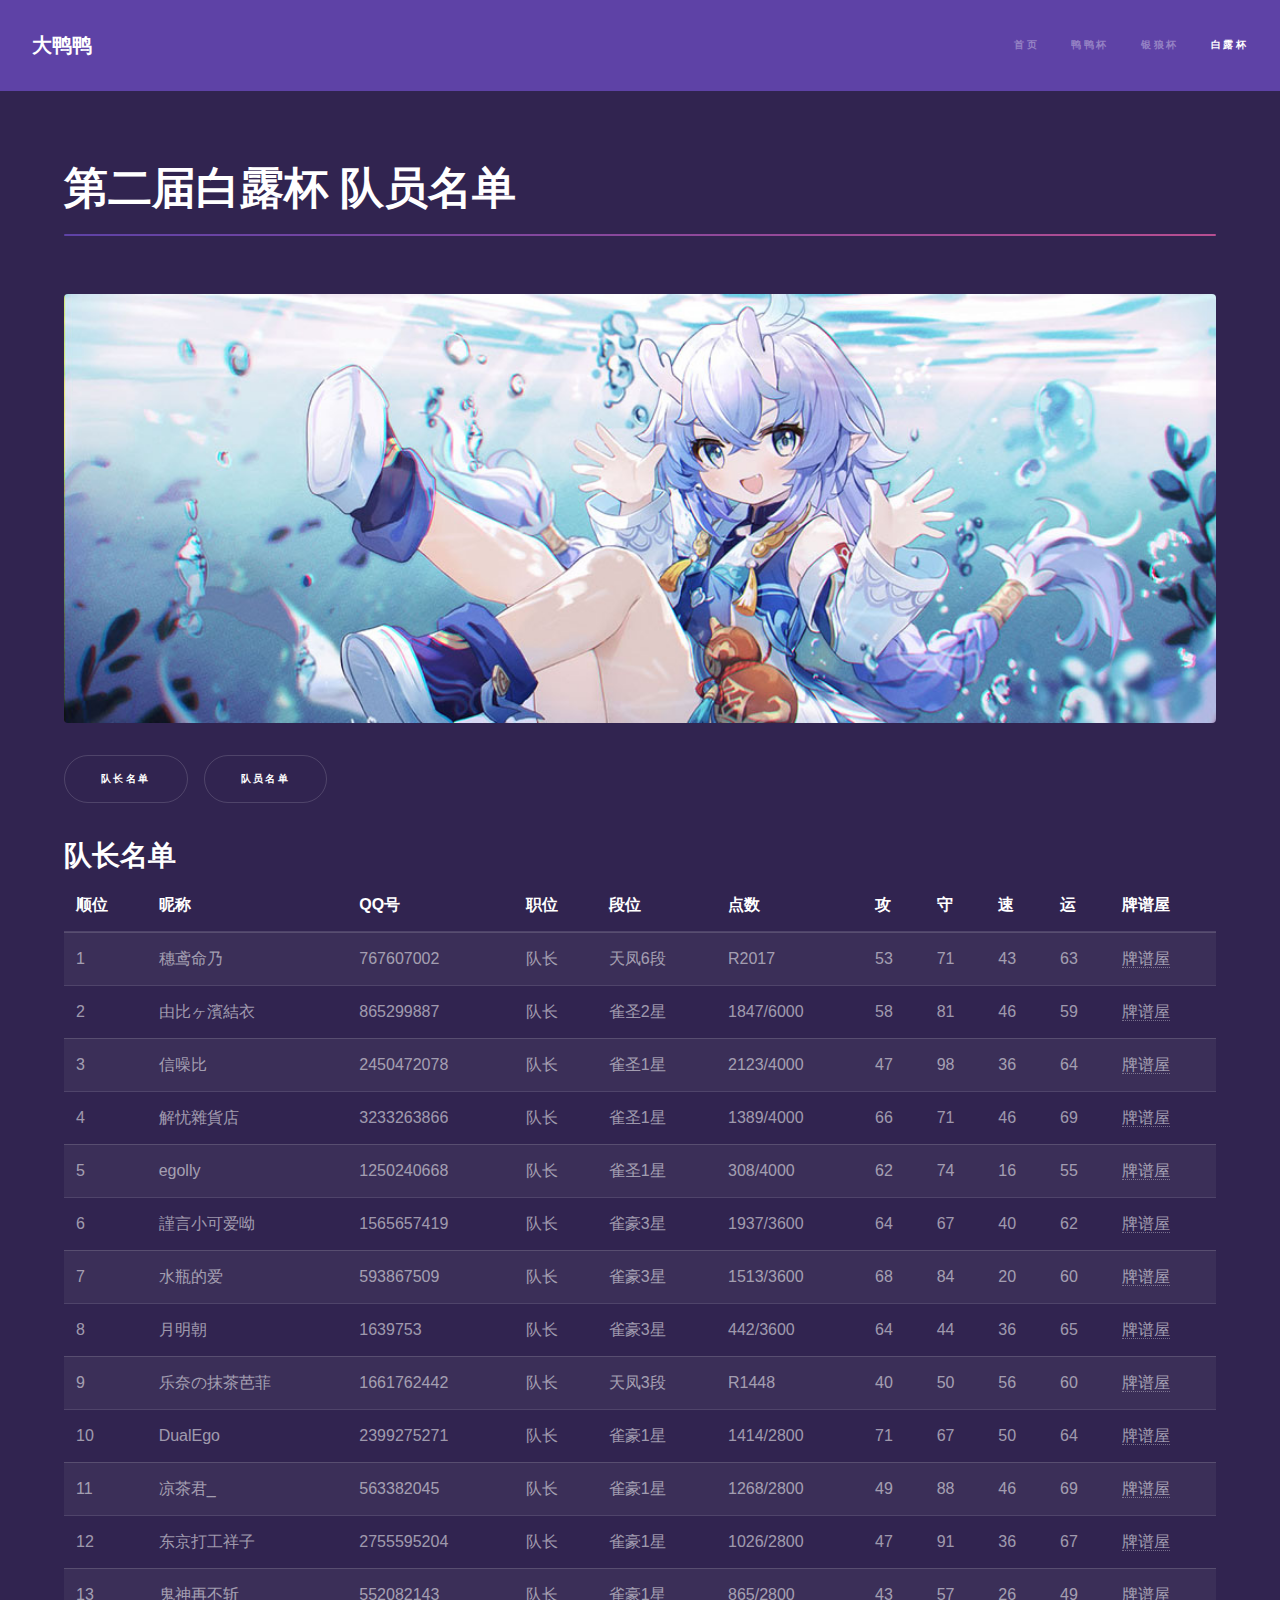
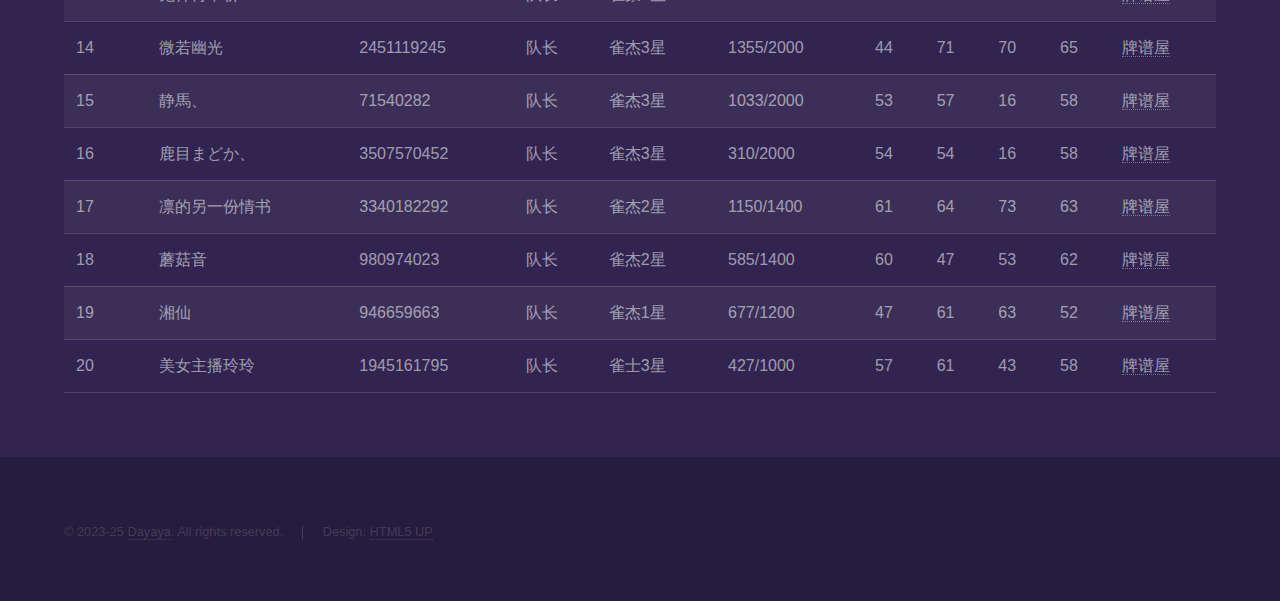
<file: bailu2players.html>
<!DOCTYPE HTML>
<!--
	Hyperspace by HTML5 UP
	html5up.net | @ajlkn
	Free for personal and commercial use under the CCA 3.0 license (html5up.net/license)
-->
<html>
	<head>
		<title>大鸭鸭 - 第二届白露杯 队员名单</title>
		<meta charset="utf-8" />
		<meta name="viewport" content="width=device-width, initial-scale=1, user-scalable=no" />
		<link rel="stylesheet" href="assets/css/main.css" />
		<link rel="icon" type="image/x-icon" href="/images/favicon.ico">
		<noscript><link rel="stylesheet" href="assets/css/noscript.css" /></noscript>
	</head>
	<body class="is-preload" onload="displayCaptains()">

		<!-- Header -->
			<header id="header">
				<a href="index.html" class="title">大鸭鸭</a>
				<nav>
					<ul>
						<li><a href="index.html">首页</a></li>
						<li><a href="yaya.html">鸭鸭杯</a></li>
						<li><a href="yinlang.html">银狼杯</a></li>
						<li><a href="bailu.html" class="active">白露杯</a></li>
					</ul>
				</nav>
			</header>

		<!-- Wrapper -->
			<div id="wrapper">

				<!-- Main -->
					<section id="main" class="wrapper">
						<div class="inner">
							<h1 class="major">第二届白露杯 队员名单</h1>
							<span class="image fit"><img src="images/pic04c.jpg" alt="" /></span>
							<ul class="actions">
								<li><a onclick="displayCaptains()" class="button">队长名单</a></li>
								<li><a onclick="displayPlayers()" class="button">队员名单</a></li>
							</ul>
							<div class="table-wrapper" id="captains">
							<h2>队长名单</h2>
                            <table>
                                <thead>
                                <thead>
                                <tr><th>顺位</th><th>昵称</th><th>QQ号</th><th>职位</th><th>段位</th><th>点数</th><th>攻</th><th>守</th><th>速</th><th>运</th><th>牌谱屋</th></tr>
                                </thead>
                                <tbody>
                                <tr><td>1</td><td>穗鸢命乃</td><td>767607002</td><td>队长</td><td>天凤6段</td><td>R2017</td><td>53</td><td>71</td><td>43</td><td>63</td><td><a href="https://amae-koromo.sapk.ch/player/107658" target="_blank">牌谱屋</a></td></tr>
                                <tr><td>2</td><td>由比ヶ濱結衣</td><td>865299887</td><td>队长</td><td>雀圣2星</td><td>1847/6000</td><td>58</td><td>81</td><td>46</td><td>59</td><td><a href="https://amae-koromo.sapk.ch/player/682793" target="_blank">牌谱屋</a></td></tr>
                                <tr><td>3</td><td>信噪比</td><td>2450472078</td><td>队长</td><td>雀圣1星</td><td>2123/4000</td><td>47</td><td>98</td><td>36</td><td>64</td><td><a href="https://amae-koromo.sapk.ch/player/11613562" target="_blank">牌谱屋</a></td></tr>
                                <tr><td>4</td><td>解忧雜貨店</td><td>3233263866</td><td>队长</td><td>雀圣1星</td><td>1389/4000</td><td>66</td><td>71</td><td>46</td><td>69</td><td><a href="https://amae-koromo.sapk.ch/player/19909922" target="_blank">牌谱屋</a></td></tr>
                                <tr><td>5</td><td>egolly</td><td>1250240668</td><td>队长</td><td>雀圣1星</td><td>308/4000</td><td>62</td><td>74</td><td>16</td><td>55</td><td><a href="https://amae-koromo.sapk.ch/player/11882734" target="_blank">牌谱屋</a></td></tr>
                                <tr><td>6</td><td>謹言小可爱呦</td><td>1565657419</td><td>队长</td><td>雀豪3星</td><td>1937/3600</td><td>64</td><td>67</td><td>40</td><td>62</td><td><a href="https://amae-koromo.sapk.ch/player/10535502" target="_blank">牌谱屋</a></td></tr>
                                <tr><td>7</td><td>水瓶的爱</td><td>593867509</td><td>队长</td><td>雀豪3星</td><td>1513/3600</td><td>68</td><td>84</td><td>20</td><td>60</td><td><a href="https://amae-koromo.sapk.ch/player/15478721" target="_blank">牌谱屋</a></td></tr>
                                <tr><td>8</td><td>月明朝</td><td>1639753</td><td>队长</td><td>雀豪3星</td><td>442/3600</td><td>64</td><td>44</td><td>36</td><td>65</td><td><a href="https://amae-koromo.sapk.ch/player/11229648" target="_blank">牌谱屋</a></td></tr>
                                <tr><td>9</td><td>乐奈の抹茶芭菲</td><td>1661762442</td><td>队长</td><td>天凤3段</td><td>R1448</td><td>40</td><td>50</td><td>56</td><td>60</td><td><a href="https://amae-koromo.sapk.ch/player/13301974" target="_blank">牌谱屋</a></td></tr>
                                <tr><td>10</td><td>DualEgo</td><td>2399275271</td><td>队长</td><td>雀豪1星</td><td>1414/2800</td><td>71</td><td>67</td><td>50</td><td>64</td><td><a href="https://amae-koromo.sapk.ch/player/125049017" target="_blank">牌谱屋</a></td></tr>
                                <tr><td>11</td><td>凉茶君_</td><td>563382045</td><td>队长</td><td>雀豪1星</td><td>1268/2800</td><td>49</td><td>88</td><td>46</td><td>69</td><td><a href="https://amae-koromo.sapk.ch/player/13201300" target="_blank">牌谱屋</a></td></tr>
                                <tr><td>12</td><td>东京打工祥子</td><td>2755595204</td><td>队长</td><td>雀豪1星</td><td>1026/2800</td><td>47</td><td>91</td><td>36</td><td>67</td><td><a href="https://amae-koromo.sapk.ch/player/24143857" target="_blank">牌谱屋</a></td></tr>
                                <tr><td>13</td><td>鬼神再不斩</td><td>552082143</td><td>队长</td><td>雀豪1星</td><td>865/2800</td><td>43</td><td>57</td><td>26</td><td>49</td><td><a href="https://amae-koromo.sapk.ch/player/12774518" target="_blank">牌谱屋</a></td></tr>
                                <tr><td>14</td><td>微若幽光</td><td>2451119245</td><td>队长</td><td>雀杰3星</td><td>1355/2000</td><td>44</td><td>71</td><td>70</td><td>65</td><td><a href="https://amae-koromo.sapk.ch/player/19838033" target="_blank">牌谱屋</a></td></tr>
                                <tr><td>15</td><td>静馬、</td><td>71540282</td><td>队长</td><td>雀杰3星</td><td>1033/2000</td><td>53</td><td>57</td><td>16</td><td>58</td><td><a href="https://amae-koromo.sapk.ch/player/14219834" target="_blank">牌谱屋</a></td></tr>
                                <tr><td>16</td><td>鹿目まどか、</td><td>3507570452</td><td>队长</td><td>雀杰3星</td><td>310/2000</td><td>54</td><td>54</td><td>16</td><td>58</td><td><a href="https://amae-koromo.sapk.ch/player/728892" target="_blank">牌谱屋</a></td></tr>
                                <tr><td>17</td><td>凛的另一份情书</td><td>3340182292</td><td>队长</td><td>雀杰2星</td><td>1150/1400</td><td>61</td><td>64</td><td>73</td><td>63</td><td><a href="https://amae-koromo.sapk.ch/player/637211" target="_blank">牌谱屋</a></td></tr>
                                <tr><td>18</td><td>蘑菇音</td><td>980974023</td><td>队长</td><td>雀杰2星</td><td>585/1400</td><td>60</td><td>47</td><td>53</td><td>62</td><td><a href="https://amae-koromo.sapk.ch/player/58747" target="_blank">牌谱屋</a></td></tr>
                                <tr><td>19</td><td>湘仙</td><td>946659663</td><td>队长</td><td>雀杰1星</td><td>677/1200</td><td>47</td><td>61</td><td>63</td><td>52</td><td><a href="https://amae-koromo.sapk.ch/player/10622944" target="_blank">牌谱屋</a></td></tr>
                                <tr><td>20</td><td>美女主播玲玲</td><td>1945161795</td><td>队长</td><td>雀士3星</td><td>427/1000</td><td>57</td><td>61</td><td>43</td><td>58</td><td><a href="https://amae-koromo.sapk.ch/player/20625029" target="_blank">牌谱屋</a></td></tr>
                                </tbody></table>
							</div>
							<div class="table-wrapper" id="players">
							<h2>队员名单</h2>
							<table>
                                <thead>
                                <thead>
                                <tr><th>顺位</th><th>昵称</th><th>QQ号</th><th>职位</th><th>段位</th><th>点数</th><th>攻</th><th>守</th><th>速</th><th>运</th><th>牌谱屋</th></tr>
                                </thead>
                                <tbody>
                                <tr><td>1</td><td>sun酱可爱瞄</td><td>956944621</td><td>队员</td><td>魂天4珠</td><td>6.9</td><td>38</td><td>54</td><td>43</td><td>62</td><td><a href="https://amae-koromo.sapk.ch/player/15957152" target="_blank">牌谱屋</a></td></tr>
                                <tr><td>2</td><td>roi好好吃饭</td><td>1754654240</td><td>队员</td><td>魂天2珠</td><td>3.4</td><td>40</td><td>54</td><td>36</td><td>60</td><td><a href="https://amae-koromo.sapk.ch/player/11149420" target="_blank">牌谱屋</a></td></tr>
                                <tr><td>3</td><td>苦瓜爱人</td><td>2215923873</td><td>队员</td><td>魂天1珠</td><td>13.0</td><td>46</td><td>78</td><td>50</td><td>58</td><td><a href="https://amae-koromo.sapk.ch/player/13914810" target="_blank">牌谱屋</a></td></tr>
                                <tr><td>4</td><td>三上千织单推人</td><td>1218923188</td><td>队员</td><td>雀圣3星</td><td>4320/9000</td><td>54</td><td>78</td><td>40</td><td>58</td><td><a href="https://amae-koromo.sapk.ch/player/12747524" target="_blank">牌谱屋</a></td></tr>
                                <tr><td>5</td><td>夕之哉</td><td>3525209156</td><td>队员</td><td>雀圣3星</td><td>4204/9000</td><td>44</td><td>61</td><td>36</td><td>66</td><td><a href="https://amae-koromo.sapk.ch/player/9482592" target="_blank">牌谱屋</a></td></tr>
                                <tr><td>6</td><td>顶天龙</td><td>2201226400</td><td>队员</td><td>雀圣3星</td><td>4112/9000</td><td>62</td><td>57</td><td>43</td><td>58</td><td><a href="https://amae-koromo.sapk.ch/player/19521810" target="_blank">牌谱屋</a></td></tr>
                                <tr><td>7</td><td>大家好我是小鼠</td><td>461753275</td><td>队员</td><td>雀圣3星</td><td>2540/9000</td><td>47</td><td>54</td><td>46</td><td>58</td><td><a href="https://amae-koromo.sapk.ch/player/13478563" target="_blank">牌谱屋</a></td></tr>
                                <tr><td>8</td><td>萌新只</td><td>2532109073</td><td>队员</td><td>雀圣3星</td><td>1103/9000</td><td>33</td><td>78</td><td>33</td><td>72</td><td><a href="https://amae-koromo.sapk.ch/player/23201277" target="_blank">牌谱屋</a></td></tr>
                                <tr><td>9</td><td>南瓜小姐</td><td>846115872</td><td>队员</td><td>雀圣3星</td><td>860/9000</td><td>56</td><td>74</td><td>63</td><td>74</td><td><a href="https://amae-koromo.sapk.ch/player/14618191" target="_blank">牌谱屋</a></td></tr>
                                <tr><td>10</td><td>猪小武yo</td><td>2891713512</td><td>队员</td><td>天凤6段</td><td>R1965</td><td>40</td><td>71</td><td>30</td><td>64</td><td><a href="https://amae-koromo.sapk.ch/player/57124" target="_blank">牌谱屋</a></td></tr>
                                <tr><td>11</td><td>鬼神楼主</td><td>138960811</td><td>队员</td><td>雀圣2星</td><td>4835/6000</td><td>46</td><td>74</td><td>63</td><td>52</td><td><a href="https://amae-koromo.sapk.ch/player/10659575" target="_blank">牌谱屋</a></td></tr>
                                <tr><td>12</td><td>羽霄霄</td><td>292301494</td><td>队员</td><td>雀圣2星</td><td>4690/6000</td><td>42</td><td>88</td><td>46</td><td>59</td><td><a href="https://amae-koromo.sapk.ch/player/12986801" target="_blank">牌谱屋</a></td></tr>
                                <tr><td>13</td><td>乔思</td><td>1347116402</td><td>队员</td><td>雀圣2星</td><td>4221/6000</td><td>71</td><td>61</td><td>56</td><td>65</td><td><a href="https://amae-koromo.sapk.ch/player/8961449" target="_blank">牌谱屋</a></td></tr>
                                <tr><td>14</td><td>早界</td><td>1526193365</td><td>队员</td><td>雀圣2星</td><td>4209/6000</td><td>40</td><td>67</td><td>40</td><td>61</td><td><a href="https://amae-koromo.sapk.ch/player/13517485" target="_blank">牌谱屋</a></td></tr>
                                <tr><td>15</td><td>MAYUMATSUOKA</td><td>497727108</td><td>队员</td><td>雀圣2星</td><td>3896/6000</td><td>51</td><td>71</td><td>43</td><td>62</td><td><a href="https://amae-koromo.sapk.ch/player/15526063" target="_blank">牌谱屋</a></td></tr>
                                <tr><td>16</td><td>rucu</td><td>1654172159</td><td>队员</td><td>雀圣2星</td><td>3764/6000</td><td>41</td><td>64</td><td>43</td><td>61</td><td><a href="https://amae-koromo.sapk.ch/player/8971901" target="_blank">牌谱屋</a></td></tr>
                                <tr><td>17</td><td>メイリア丶</td><td>180845503</td><td>队员</td><td>雀圣2星</td><td>3548/6000</td><td>45</td><td>88</td><td>66</td><td>60</td><td><a href="https://amae-koromo.sapk.ch/player/16259225" target="_blank">牌谱屋</a></td></tr>
                                <tr><td>18</td><td>落叶喵喵</td><td>1933649211</td><td>队员</td><td>雀圣2星</td><td>3350/6000</td><td>57</td><td>84</td><td>53</td><td>67</td><td><a href="https://amae-koromo.sapk.ch/player/16630140" target="_blank">牌谱屋</a></td></tr>
                                <tr><td>19</td><td>知昩</td><td>3105944122</td><td>队员</td><td>雀圣2星</td><td>3005/6000</td><td>47</td><td>91</td><td>36</td><td>68</td><td><a href="https://amae-koromo.sapk.ch/player/343526" target="_blank">牌谱屋</a></td></tr>
                                <tr><td>20</td><td>还我卜卜趣</td><td>903738618</td><td>队员</td><td>雀圣2星</td><td>2060/6000</td><td>55</td><td>50</td><td>40</td><td>68</td><td><a href="https://amae-koromo.sapk.ch/player/851457" target="_blank">牌谱屋</a></td></tr>
                                <tr><td>21</td><td>袭人</td><td>781862313</td><td>队员</td><td>雀圣2星</td><td>2022/6000</td><td>64</td><td>50</td><td>40</td><td>57</td><td><a href="https://amae-koromo.sapk.ch/player/367143" target="_blank">牌谱屋</a></td></tr>
                                <tr><td>22</td><td>光呆开冲</td><td>2350039718</td><td>队员</td><td>雀圣2星</td><td>1246/6000</td><td>46</td><td>57</td><td>30</td><td>70</td><td><a href="https://amae-koromo.sapk.ch/player/12678309" target="_blank">牌谱屋</a></td></tr>
                                <tr><td>23</td><td>乙一啦啦啦啦啦</td><td>757617253</td><td>队员</td><td>雀圣2星</td><td>692/6000</td><td>42</td><td>50</td><td>63</td><td>58</td><td><a href="https://amae-koromo.sapk.ch/player/8792867" target="_blank">牌谱屋</a></td></tr>
                                <tr><td>24</td><td>生生不息の福桑</td><td>1029453943</td><td>队员</td><td>雀圣1星</td><td>2794/4000</td><td>57</td><td>95</td><td>43</td><td>67</td><td><a href="https://amae-koromo.sapk.ch/player/10852414" target="_blank">牌谱屋</a></td></tr>
                                <tr><td>25</td><td>WhitaiN</td><td>2568334183</td><td>队员</td><td>雀圣1星</td><td>2395/4000</td><td>73</td><td>81</td><td>3</td><td>71</td><td><a href="https://amae-koromo.sapk.ch/player/14783461" target="_blank">牌谱屋</a></td></tr>
                                <tr><td>26</td><td>浅倉南家の小胖</td><td>85181271</td><td>队员</td><td>雀圣1星</td><td>2273/4000</td><td>63</td><td>88</td><td>43</td><td>70</td><td><a href="https://amae-koromo.sapk.ch/player/12293078" target="_blank">牌谱屋</a></td></tr>
                                <tr><td>27</td><td>次元游戏之星</td><td>1975348664</td><td>队员</td><td>雀圣1星</td><td>1719/4000</td><td>61</td><td>74</td><td>36</td><td>55</td><td><a href="https://amae-koromo.sapk.ch/player/760090" target="_blank">牌谱屋</a></td></tr>
                                <tr><td>28</td><td>Apink</td><td>401450370</td><td>队员</td><td>雀圣1星</td><td>1176/4000</td><td>65</td><td>64</td><td>40</td><td>67</td><td><a href="https://amae-koromo.sapk.ch/player/871852" target="_blank">牌谱屋</a></td></tr>
                                <tr><td>29</td><td>Victor的役满</td><td>1720239438</td><td>队员</td><td>天凤4段</td><td>R1847</td><td>64</td><td>74</td><td>33</td><td>65</td><td><a href="https://amae-koromo.sapk.ch/player/12196026" target="_blank">牌谱屋</a></td></tr>
                                <tr><td>30</td><td>2010aaaac</td><td>2621627985</td><td>队员</td><td>雀豪3星</td><td>3093/3600</td><td>57</td><td>78</td><td>63</td><td>64</td><td><a href="https://amae-koromo.sapk.ch/player/12617102" target="_blank">牌谱屋</a></td></tr>
                                <tr><td>31</td><td>耳畔风声</td><td>2580700245</td><td>队员</td><td>雀豪3星</td><td>2563/3600</td><td>60</td><td>54</td><td>56</td><td>63</td><td><a href="https://amae-koromo.sapk.ch/player/1162378" target="_blank">牌谱屋</a></td></tr>
                                <tr><td>32</td><td>神月神尘</td><td>844243699</td><td>队员</td><td>雀豪3星</td><td>2213/3600</td><td>66</td><td>64</td><td>43</td><td>55</td><td><a href="https://amae-koromo.sapk.ch/player/467569" target="_blank">牌谱屋</a></td></tr>
                                <tr><td>33</td><td>打死也要嘤</td><td>1183846492</td><td>队员</td><td>雀豪3星</td><td>2182/3600</td><td>52</td><td>64</td><td>36</td><td>71</td><td><a href="https://amae-koromo.sapk.ch/player/255795" target="_blank">牌谱屋</a></td></tr>
                                <tr><td>34</td><td>yjyyyjy</td><td>2393891239</td><td>队员</td><td>雀豪3星</td><td>2166/3600</td><td>51</td><td>98</td><td>36</td><td>67</td><td><a href="https://amae-koromo.sapk.ch/player/10153583" target="_blank">牌谱屋</a></td></tr>
                                <tr><td>35</td><td>红色鲱鱼3601</td><td>704697443</td><td>队员</td><td>雀豪3星</td><td>1273/3600</td><td>59</td><td>61</td><td>36</td><td>67</td><td><a href="https://amae-koromo.sapk.ch/player/14820002" target="_blank">牌谱屋</a></td></tr>
                                <tr><td>36</td><td>神の保佑</td><td>2672669347</td><td>队员</td><td>雀豪3星</td><td>912/3600</td><td>39</td><td>50</td><td>20</td><td>61</td><td><a href="https://amae-koromo.sapk.ch/player/125156913" target="_blank">牌谱屋</a></td></tr>
                                <tr><td>37</td><td>画个咖啡伊布</td><td>1959015458</td><td>队员</td><td>雀豪3星</td><td>355/3600</td><td>63</td><td>64</td><td>36</td><td>64</td><td><a href="https://amae-koromo.sapk.ch/player/14641498" target="_blank">牌谱屋</a></td></tr>
                                <tr><td>38</td><td>还是成为遗憾吗</td><td>1750629268</td><td>队员</td><td>雀豪2星</td><td>2765/3200</td><td>47</td><td>84</td><td>20</td><td>60</td><td><a href="https://amae-koromo.sapk.ch/player/24380106" target="_blank">牌谱屋</a></td></tr>
                                <tr><td>39</td><td>九音酱QAQ</td><td>1908883733</td><td>队员</td><td>雀豪2星</td><td>2259/3200</td><td>42</td><td>67</td><td>70</td><td>72</td><td><a href="https://amae-koromo.sapk.ch/player/14370946" target="_blank">牌谱屋</a></td></tr>
                                <tr><td>40</td><td>NovicE</td><td>2083118144</td><td>队员</td><td>雀豪2星</td><td>2256/3200</td><td>28</td><td>81</td><td>43</td><td>53</td><td><a href="https://amae-koromo.sapk.ch/player/13012042" target="_blank">牌谱屋</a></td></tr>
                                <tr><td>41</td><td>助けて麻雀神様</td><td>2645331082</td><td>队员</td><td>雀豪2星</td><td>2108/3200</td><td>72</td><td>74</td><td>50</td><td>65</td><td><a href="https://amae-koromo.sapk.ch/player/5749" target="_blank">牌谱屋</a></td></tr>
                                <tr><td>42</td><td>暮雨与雨暮</td><td>2729369853</td><td>队员</td><td>雀豪2星</td><td>1935/3200</td><td>57</td><td>54</td><td>43</td><td>60</td><td><a href="https://amae-koromo.sapk.ch/player/11788042" target="_blank">牌谱屋</a></td></tr>
                                <tr><td>43</td><td>皆神沙久耶~</td><td>120212847</td><td>队员</td><td>雀豪2星</td><td>1815/3200</td><td>63</td><td>71</td><td>33</td><td>63</td><td><a href="https://amae-koromo.sapk.ch/player/15903428" target="_blank">牌谱屋</a></td></tr>
                                <tr><td>44</td><td>未花喜欢瑞士卷</td><td>1064790272</td><td>队员</td><td>雀豪2星</td><td>1802/3200</td><td>39</td><td>64</td><td>53</td><td>61</td><td><a href="https://amae-koromo.sapk.ch/player/22578889" target="_blank">牌谱屋</a></td></tr>
                                <tr><td>45</td><td>别熬夜、</td><td>2642626495</td><td>队员</td><td>雀豪2星</td><td>1641/3200</td><td>47</td><td>44</td><td>36</td><td>55</td><td><a href="https://amae-koromo.sapk.ch/player/17407165" target="_blank">牌谱屋</a></td></tr>
                                <tr><td>46</td><td>等风到</td><td>1511686303</td><td>队员</td><td>雀豪2星</td><td>984/3200</td><td>46</td><td>57</td><td>36</td><td>63</td><td><a href="https://amae-koromo.sapk.ch/player/13529231" target="_blank">牌谱屋</a></td></tr>
                                <tr><td>47</td><td>熊哥x</td><td>598316759</td><td>队员</td><td>雀豪2星</td><td>906/3200</td><td>49</td><td>67</td><td>66</td><td>53</td><td><a href="https://amae-koromo.sapk.ch/player/16177751" target="_blank">牌谱屋</a></td></tr>
                                <tr><td>48</td><td>九天圣佛</td><td>2447614500</td><td>队员</td><td>雀豪2星</td><td>706/3200</td><td>52</td><td>57</td><td>6</td><td>67</td><td><a href="https://amae-koromo.sapk.ch/player/952813" target="_blank">牌谱屋</a></td></tr>
                                <tr><td>49</td><td>恒。</td><td>996752324</td><td>队员</td><td>雀豪2星</td><td>547/3200</td><td>41</td><td>57</td><td>20</td><td>67</td><td><a href="https://amae-koromo.sapk.ch/player/124854809" target="_blank">牌谱屋</a></td></tr>
                                <tr><td>50</td><td>小雪酱QAQ</td><td>1016793120</td><td>队员</td><td>雀豪2星</td><td>408/3200</td><td>40</td><td>71</td><td>50</td><td>69</td><td><a href="https://amae-koromo.sapk.ch/player/567478" target="_blank">牌谱屋</a></td></tr>
                                <tr><td>51</td><td>炭水化物</td><td>435865620</td><td>队员</td><td>雀豪2星</td><td>329/3200</td><td>74</td><td>57</td><td>36</td><td>73</td><td><a href="https://amae-koromo.sapk.ch/player/1031532" target="_blank">牌谱屋</a></td></tr>
                                <tr><td>52</td><td>超神的萝卜6</td><td>2529250910</td><td>队员</td><td>雀豪1星</td><td>2237/2800</td><td>51</td><td>57</td><td>40</td><td>52</td><td><a href="https://amae-koromo.sapk.ch/player/10222257" target="_blank">牌谱屋</a></td></tr>
                                <tr><td>53</td><td>役满也立直9</td><td>2096179913</td><td>队员</td><td>雀豪1星</td><td>2118/2800</td><td>82</td><td>44</td><td>40</td><td>66</td><td><a href="https://amae-koromo.sapk.ch/player/22914247" target="_blank">牌谱屋</a></td></tr>
                                <tr><td>54</td><td>Dr诗羽</td><td>2404688150</td><td>队员</td><td>雀豪1星</td><td>2021/2800</td><td>50</td><td>64</td><td>43</td><td>60</td><td><a href="https://amae-koromo.sapk.ch/player/11644883" target="_blank">牌谱屋</a></td></tr>
                                <tr><td>55</td><td>zl403</td><td>373907147</td><td>队员</td><td>雀豪1星</td><td>1939/2800</td><td>48</td><td>81</td><td>50</td><td>61</td><td><a href="https://amae-koromo.sapk.ch/player/9126239" target="_blank">牌谱屋</a></td></tr>
                                <tr><td>56</td><td>雪诗诗</td><td>2247257362</td><td>队员</td><td>雀豪1星</td><td>1814/2800</td><td>42</td><td>71</td><td>43</td><td>61</td><td><a href="https://amae-koromo.sapk.ch/player/417286" target="_blank">牌谱屋</a></td></tr>
                                <tr><td>57</td><td>云凌0604</td><td>2061293828</td><td>队员</td><td>雀豪1星</td><td>1730/2800</td><td>68</td><td>61</td><td>36</td><td>66</td><td><a href="https://amae-koromo.sapk.ch/player/19762761" target="_blank">牌谱屋</a></td></tr>
                                <tr><td>58</td><td>凉笙Kira</td><td>3437145867</td><td>队员</td><td>雀豪1星</td><td>1603/2800</td><td>66</td><td>95</td><td>36</td><td>63</td><td><a href="https://amae-koromo.sapk.ch/player/11791692" target="_blank">牌谱屋</a></td></tr>
                                <tr><td>59</td><td>ROzen</td><td>2969993917</td><td>队员</td><td>雀豪1星</td><td>1587/2800</td><td>64</td><td>61</td><td>40</td><td>68</td><td><a href="https://amae-koromo.sapk.ch/player/11590444" target="_blank">牌谱屋</a></td></tr>
                                <tr><td>60</td><td>Pumi</td><td>24830256</td><td>队员</td><td>雀豪1星</td><td>1577/2800</td><td>52</td><td>67</td><td>56</td><td>57</td><td><a href="https://amae-koromo.sapk.ch/player/19777057" target="_blank">牌谱屋</a></td></tr>
                                <tr><td>61</td><td>小猫想吃糖</td><td>1085295035</td><td>队员</td><td>雀豪1星</td><td>1528/2800</td><td>76</td><td>61</td><td>60</td><td>78</td><td><a href="https://amae-koromo.sapk.ch/player/15302996" target="_blank">牌谱屋</a></td></tr>
                                <tr><td>62</td><td>千冬未散</td><td>2414940367</td><td>队员</td><td>雀豪1星</td><td>1515/2800</td><td>55</td><td>74</td><td>56</td><td>68</td><td><a href="https://amae-koromo.sapk.ch/player/19925144" target="_blank">牌谱屋</a></td></tr>
                                <tr><td>63</td><td>两月半</td><td>1340831589</td><td>队员</td><td>雀豪1星</td><td>1505/2800</td><td>60</td><td>57</td><td>63</td><td>60</td><td><a href="https://amae-koromo.sapk.ch/player/17651417" target="_blank">牌谱屋</a></td></tr>
                                <tr><td>64</td><td>东風谷早喵</td><td>754304631</td><td>队员</td><td>雀豪1星</td><td>1481/2800</td><td>54</td><td>74</td><td>36</td><td>58</td><td><a href="https://amae-koromo.sapk.ch/player/17616584" target="_blank">牌谱屋</a></td></tr>
                                <tr><td>65</td><td>天才麻将小0</td><td>1075315307</td><td>队员</td><td>雀豪1星</td><td>1478/2800</td><td>49</td><td>61</td><td>50</td><td>57</td><td><a href="https://amae-koromo.sapk.ch/player/13663800" target="_blank">牌谱屋</a></td></tr>
                                <tr><td>66</td><td>pasdzxcf</td><td>517014287</td><td>队员</td><td>雀豪1星</td><td>1438/2800</td><td>54</td><td>40</td><td>33</td><td>60</td><td><a href="https://amae-koromo.sapk.ch/player/8910401" target="_blank">牌谱屋</a></td></tr>
                                <tr><td>67</td><td>姬同辉</td><td>309290803</td><td>队员</td><td>雀豪1星</td><td>1435/2800</td><td>49</td><td>54</td><td>43</td><td>60</td><td><a href="https://amae-koromo.sapk.ch/player/165798" target="_blank">牌谱屋</a></td></tr>
                                <tr><td>68</td><td>鬼曳魅</td><td>2572603818</td><td>队员</td><td>雀豪1星</td><td>1400/2800</td><td>67</td><td>57</td><td>26</td><td>69</td><td><a href="https://amae-koromo.sapk.ch/player/14417891" target="_blank">牌谱屋</a></td></tr>
                                <tr><td>69</td><td>尛魔打麻将</td><td>1647030510</td><td>队员</td><td>雀豪1星</td><td>1400/2800</td><td>49</td><td>81</td><td>40</td><td>69</td><td><a href="https://amae-koromo.sapk.ch/player/13949940" target="_blank">牌谱屋</a></td></tr>
                                <tr><td>70</td><td>驯兽师亚乌菈</td><td>1991879490</td><td>队员</td><td>雀豪1星</td><td>1388/2800</td><td>48</td><td>74</td><td>46</td><td>73</td><td><a href="https://amae-koromo.sapk.ch/player/17412988" target="_blank">牌谱屋</a></td></tr>
                                <tr><td>71</td><td>Exueas</td><td>3248573207</td><td>队员</td><td>雀豪1星</td><td>1355/2800</td><td>44</td><td>67</td><td>53</td><td>65</td><td><a href="https://amae-koromo.sapk.ch/player/17047290" target="_blank">牌谱屋</a></td></tr>
                                <tr><td>72</td><td>百年布丁</td><td>872838424</td><td>队员</td><td>雀豪1星</td><td>1326/2800</td><td>52</td><td>50</td><td>53</td><td>54</td><td><a href="https://amae-koromo.sapk.ch/player/625615" target="_blank">牌谱屋</a></td></tr>
                                <tr><td>73</td><td>孑然劣人</td><td>3171588654</td><td>队员</td><td>雀豪1星</td><td>1300/2800</td><td>64</td><td>37</td><td>23</td><td>66</td><td><a href="https://amae-koromo.sapk.ch/player/12991879" target="_blank">牌谱屋</a></td></tr>
                                <tr><td>74</td><td>奈何天涯笑</td><td>1351094405</td><td>队员</td><td>雀豪1星</td><td>1292/2800</td><td>59</td><td>67</td><td>43</td><td>62</td><td><a href="https://amae-koromo.sapk.ch/player/10603828" target="_blank">牌谱屋</a></td></tr>
                                <tr><td>75</td><td>坠机员</td><td>1245225932</td><td>队员</td><td>雀豪1星</td><td>1268/2800</td><td>41</td><td>44</td><td>46</td><td>60</td><td><a href="https://amae-koromo.sapk.ch/player/1234146" target="_blank">牌谱屋</a></td></tr>
                                <tr><td>76</td><td>StardustX</td><td>919505307</td><td>队员</td><td>雀豪1星</td><td>1148/2800</td><td>52</td><td>47</td><td>46</td><td>58</td><td><a href="https://amae-koromo.sapk.ch/player/13058515" target="_blank">牌谱屋</a></td></tr>
                                <tr><td>77</td><td>临窗听雨赏烟霞</td><td>1075266342</td><td>队员</td><td>雀豪1星</td><td>1096/2800</td><td>53</td><td>64</td><td>53</td><td>61</td><td><a href="https://amae-koromo.sapk.ch/player/16219383" target="_blank">牌谱屋</a></td></tr>
                                <tr><td>78</td><td>Yo丶</td><td>1917795390</td><td>队员</td><td>雀豪1星</td><td>1027/2800</td><td>68</td><td>64</td><td>30</td><td>64</td><td><a href="https://amae-koromo.sapk.ch/player/14205774" target="_blank">牌谱屋</a></td></tr>
                                <tr><td>79</td><td>亦城c</td><td>1078242074</td><td>队员</td><td>雀豪1星</td><td>820/2800</td><td>56</td><td>64</td><td>40</td><td>58</td><td><a href="https://amae-koromo.sapk.ch/player/16123482" target="_blank">牌谱屋</a></td></tr>
                                <tr><td>80</td><td>sutin</td><td>562960467</td><td>队员</td><td>雀豪1星</td><td>804/2800</td><td>44</td><td>57</td><td>43</td><td>62</td><td><a href="https://amae-koromo.sapk.ch/player/24850878" target="_blank">牌谱屋</a></td></tr>
                                <tr><td>81</td><td>林山华海</td><td>2521315004</td><td>队员</td><td>雀豪1星</td><td>793/2800</td><td>47</td><td>67</td><td>20</td><td>71</td><td><a href="https://amae-koromo.sapk.ch/player/24493470" target="_blank">牌谱屋</a></td></tr>
                                <tr><td>82</td><td>微光hsz</td><td>1931561278</td><td>队员</td><td>雀豪1星</td><td>696/2800</td><td>70</td><td>30</td><td>20</td><td>70</td><td><a href="https://amae-koromo.sapk.ch/player/23935070" target="_blank">牌谱屋</a></td></tr>
                                <tr><td>83</td><td>汪汪超憨的</td><td>387763073</td><td>队员</td><td>雀豪1星</td><td>468/2800</td><td>64</td><td>71</td><td>10</td><td>55</td><td><a href="https://amae-koromo.sapk.ch/player/10119748" target="_blank">牌谱屋</a></td></tr>
                                <tr><td>84</td><td>是梦崽崽啊</td><td>1535192705</td><td>队员</td><td>雀豪1星</td><td>439/2800</td><td>55</td><td>50</td><td>20</td><td>70</td><td><a href="https://amae-koromo.sapk.ch/player/14862977" target="_blank">牌谱屋</a></td></tr>
                                <tr><td>85</td><td>咲夜ssk</td><td>951976635</td><td>队员</td><td>雀杰3星</td><td>1697/2000</td><td>49</td><td>64</td><td>56</td><td>68</td><td><a href="https://amae-koromo.sapk.ch/player/16116628" target="_blank">牌谱屋</a></td></tr>
                                <tr><td>86</td><td>ICsmile</td><td>2683934187</td><td>队员</td><td>雀杰3星</td><td>1499/2000</td><td>66</td><td>84</td><td>56</td><td>63</td><td><a href="https://amae-koromo.sapk.ch/player/11321456" target="_blank">牌谱屋</a></td></tr>
                                <tr><td>87</td><td>搜撸霸那</td><td>1241011944</td><td>队员</td><td>雀杰3星</td><td>1479/2000</td><td>61</td><td>71</td><td>66</td><td>60</td><td><a href="https://amae-koromo.sapk.ch/player/22620615" target="_blank">牌谱屋</a></td></tr>
                                <tr><td>88</td><td>童童121</td><td>2331698606</td><td>队员</td><td>雀杰3星</td><td>1302/2000</td><td>65</td><td>78</td><td>73</td><td>59</td><td><a href="https://amae-koromo.sapk.ch/player/18474594" target="_blank">牌谱屋</a></td></tr>
                                <tr><td>89</td><td>比企谷君丶</td><td>3089301601</td><td>队员</td><td>雀杰3星</td><td>1291/2000</td><td>64</td><td>71</td><td>16</td><td>70</td><td><a href="https://amae-koromo.sapk.ch/player/9539656" target="_blank">牌谱屋</a></td></tr>
                                <tr><td>90</td><td>vinlo</td><td>824362640</td><td>队员</td><td>雀杰3星</td><td>1258/2000</td><td>55</td><td>54</td><td>46</td><td>69</td><td><a href="https://amae-koromo.sapk.ch/player/10734134" target="_blank">牌谱屋</a></td></tr>
                                <tr><td>91</td><td>SunStefanie</td><td>3934732435</td><td>队员</td><td>雀杰3星</td><td>1239/2000</td><td>62</td><td>71</td><td>50</td><td>73</td><td><a href="https://amae-koromo.sapk.ch/player/12878966" target="_blank">牌谱屋</a></td></tr>
                                <tr><td>92</td><td>北温带的猫</td><td>3158319621</td><td>队员</td><td>雀杰3星</td><td>1201/2000</td><td>63</td><td>33</td><td>33</td><td>53</td><td><a href="https://amae-koromo.sapk.ch/player/24504977" target="_blank">牌谱屋</a></td></tr>
                                <tr><td>93</td><td>Madreo</td><td>103775085</td><td>队员</td><td>雀杰3星</td><td>1057/2000</td><td>62</td><td>71</td><td>63</td><td>65</td><td><a href="https://amae-koromo.sapk.ch/player/15756012" target="_blank">牌谱屋</a></td></tr>
                                <tr><td>94</td><td>多娜的茶会</td><td>444084756</td><td>队员</td><td>雀杰3星</td><td>1055/2000</td><td>63</td><td>84</td><td>53</td><td>64</td><td><a href="https://amae-koromo.sapk.ch/player/19408382" target="_blank">牌谱屋</a></td></tr>
                                <tr><td>95</td><td>大久宝</td><td>1091326792</td><td>队员</td><td>雀杰3星</td><td>959/2000</td><td>25</td><td>47</td><td>50</td><td>67</td><td><a href="https://amae-koromo.sapk.ch/player/19950258" target="_blank">牌谱屋</a></td></tr>
                                <tr><td>96</td><td>物语in</td><td>497739943</td><td>队员</td><td>雀杰3星</td><td>884/2000</td><td>64</td><td>37</td><td>56</td><td>59</td><td><a href="https://amae-koromo.sapk.ch/player/11797356" target="_blank">牌谱屋</a></td></tr>
                                <tr><td>97</td><td>快睡觉了</td><td>2719272728</td><td>队员</td><td>雀杰3星</td><td>843/2000</td><td>54</td><td>57</td><td>40</td><td>61</td><td><a href="https://amae-koromo.sapk.ch/player/14434837" target="_blank">牌谱屋</a></td></tr>
                                <tr><td>98</td><td>摸南风</td><td>3525775167</td><td>队员</td><td>雀杰3星</td><td>800/2000</td><td>49</td><td>54</td><td>40</td><td>74</td><td><a href="https://amae-koromo.sapk.ch/player/8692427" target="_blank">牌谱屋</a></td></tr>
                                <tr><td>99</td><td>ai233</td><td>1328411791</td><td>队员</td><td>雀杰3星</td><td>762/2000</td><td>61</td><td>57</td><td>56</td><td>71</td><td><a href="https://amae-koromo.sapk.ch/player/14789898" target="_blank">牌谱屋</a></td></tr>
                                <tr><td>100</td><td>九魂</td><td>496773263</td><td>队员</td><td>雀杰3星</td><td>625/2000</td><td>58</td><td>57</td><td>56</td><td>60</td><td><a href="https://amae-koromo.sapk.ch/player/161073" target="_blank">牌谱屋</a></td></tr>
                                <tr><td>101</td><td>solidheart</td><td>1499389264</td><td>队员</td><td>雀杰3星</td><td>614/2000</td><td>70</td><td>57</td><td>26</td><td>59</td><td><a href="https://amae-koromo.sapk.ch/player/16400655" target="_blank">牌谱屋</a></td></tr>
                                <tr><td>102</td><td>妙不可言笑寻</td><td>770216967</td><td>队员</td><td>雀杰3星</td><td>474/2000</td><td>70</td><td>44</td><td>16</td><td>63</td><td><a href="https://amae-koromo.sapk.ch/player/14616744" target="_blank">牌谱屋</a></td></tr>
                                <tr><td>103</td><td>简单电脑D</td><td>849397984</td><td>队员</td><td>雀杰3星</td><td>451/2000</td><td>34</td><td>78</td><td>46</td><td>63</td><td><a href="https://amae-koromo.sapk.ch/player/20762871" target="_blank">牌谱屋</a></td></tr>
                                <tr><td>104</td><td>雨点落</td><td>1026786800</td><td>队员</td><td>雀杰2星</td><td>1217/1400</td><td>59</td><td>71</td><td>73</td><td>68</td><td><a href="https://amae-koromo.sapk.ch/player/18030300" target="_blank">牌谱屋</a></td></tr>
                                <tr><td>105</td><td>【2025】</td><td>3844543761</td><td>队员</td><td>雀杰2星</td><td>1087/1400</td><td>44</td><td>74</td><td>50</td><td>70</td><td><a href="https://amae-koromo.sapk.ch/player/20469177" target="_blank">牌谱屋</a></td></tr>
                                <tr><td>106</td><td>晚宴宴宴</td><td>3233825398</td><td>队员</td><td>雀杰2星</td><td>880/1400</td><td>65</td><td>74</td><td>43</td><td>73</td><td><a href="https://amae-koromo.sapk.ch/player/20584968" target="_blank">牌谱屋</a></td></tr>
                                <tr><td>107</td><td>鲁邦3世</td><td>1547227083</td><td>队员</td><td>雀杰2星</td><td>842/1400</td><td>62</td><td>47</td><td>23</td><td>57</td><td><a href="https://amae-koromo.sapk.ch/player/13887693" target="_blank">牌谱屋</a></td></tr>
                                <tr><td>108</td><td>老liuliu</td><td>2627741717</td><td>队员</td><td>雀杰2星</td><td>821/1400</td><td>59</td><td>81</td><td>56</td><td>58</td><td><a href="https://amae-koromo.sapk.ch/player/1217139" target="_blank">牌谱屋</a></td></tr>
                                <tr><td>109</td><td>心比脸黑</td><td>87161530</td><td>队员</td><td>雀杰2星</td><td>785/1400</td><td>59</td><td>61</td><td>40</td><td>50</td><td><a href="https://amae-koromo.sapk.ch/player/15016922" target="_blank">牌谱屋</a></td></tr>
                                <tr><td>110</td><td>古手梨花ovo</td><td>2833845737</td><td>队员</td><td>雀杰2星</td><td>580/1400</td><td>57</td><td>78</td><td>46</td><td>57</td><td><a href="https://amae-koromo.sapk.ch/player/24215288" target="_blank">牌谱屋</a></td></tr>
                                <tr><td>111</td><td>小药QAQ</td><td>2733894452</td><td>队员</td><td>雀杰2星</td><td>535/1400</td><td>56</td><td>64</td><td>36</td><td>68</td><td><a href="https://amae-koromo.sapk.ch/player/24790980" target="_blank">牌谱屋</a></td></tr>
                                <tr><td>112</td><td>木下優希</td><td>1814975226</td><td>队员</td><td>雀杰2星</td><td>496/1400</td><td>56</td><td>54</td><td>60</td><td>49</td><td><a href="https://amae-koromo.sapk.ch/player/13183956" target="_blank">牌谱屋</a></td></tr>
                                <tr><td>113</td><td>伯符别担心我</td><td>3164679158</td><td>队员</td><td>雀杰2星</td><td>478/1400</td><td>60</td><td>54</td><td>23</td><td>61</td><td><a href="https://amae-koromo.sapk.ch/player/12754464" target="_blank">牌谱屋</a></td></tr>
                                <tr><td>114</td><td>Vans667</td><td>2682737124</td><td>队员</td><td>雀杰2星</td><td>446/1400</td><td>54</td><td>74</td><td>36</td><td>51</td><td><a href="https://amae-koromo.sapk.ch/player/11846967" target="_blank">牌谱屋</a></td></tr>
                                <tr><td>115</td><td>睡梦战神</td><td>2910283801</td><td>队员</td><td>雀杰2星</td><td>401/1400</td><td>49</td><td>6</td><td>13</td><td>55</td><td><a href="https://amae-koromo.sapk.ch/player/13190623" target="_blank">牌谱屋</a></td></tr>
                                <tr><td>116</td><td>狛治i</td><td>1125580883</td><td>队员</td><td>雀杰2星</td><td>50/1400</td><td>56</td><td>40</td><td>16</td><td>62</td><td><a href="https://amae-koromo.sapk.ch/player/24450691" target="_blank">牌谱屋</a></td></tr>
                                <tr><td>117</td><td>浅见光彦</td><td>3241842034</td><td>队员</td><td>雀杰1星</td><td>872/1200</td><td>82</td><td>61</td><td>16</td><td>59</td><td><a href="https://amae-koromo.sapk.ch/player/14990108" target="_blank">牌谱屋</a></td></tr>
                                <tr><td>118</td><td>叨叨叨啊</td><td>18457353</td><td>队员</td><td>雀杰1星</td><td>681/1200</td><td>80</td><td>47</td><td>36</td><td>65</td><td><a href="https://amae-koromo.sapk.ch/player/14106863" target="_blank">牌谱屋</a></td></tr>
                                <tr><td>119</td><td>雪山银燕</td><td>371663423</td><td>队员</td><td>雀杰1星</td><td>627/1200</td><td>51</td><td>57</td><td>50</td><td>70</td><td><a href="https://amae-koromo.sapk.ch/player/152090" target="_blank">牌谱屋</a></td></tr>
                                <tr><td>120</td><td>帅总驾到</td><td>2137213775</td><td>队员</td><td>雀杰1星</td><td>536/1200</td><td>54</td><td>33</td><td>30</td><td>59</td><td><a href="https://amae-koromo.sapk.ch/player/22903933" target="_blank">牌谱屋</a></td></tr>
                                <tr><td>121</td><td>由比滨丨结衣丶</td><td>3138209932</td><td>队员</td><td>雀杰1星</td><td>431/1200</td><td>55</td><td>57</td><td>20</td><td>64</td><td><a href="https://amae-koromo.sapk.ch/player/15615239" target="_blank">牌谱屋</a></td></tr>
                                <tr><td>122</td><td>情字亦难落墨</td><td>319987794</td><td>队员</td><td>雀杰1星</td><td>414/1200</td><td>50</td><td>40</td><td>40</td><td>50</td><td><a href="https://amae-koromo.sapk.ch/player/9205728" target="_blank">牌谱屋</a></td></tr>
                                <tr><td>123</td><td>给永恒一个正名</td><td>3160047046</td><td>队员</td><td>雀杰1星</td><td>367/1200</td><td>63</td><td>64</td><td>30</td><td>57</td><td><a href="https://amae-koromo.sapk.ch/player/12697498" target="_blank">牌谱屋</a></td></tr>
                                <tr><td>124</td><td>oO月白Oo</td><td>212066122</td><td>队员</td><td>雀杰1星</td><td>68/1200</td><td>45</td><td>47</td><td>30</td><td>52</td><td><a href="https://amae-koromo.sapk.ch/player/9053903" target="_blank">牌谱屋</a></td></tr>
                                <tr><td>125</td><td>抽烟只抽白利群</td><td>960303802</td><td>队员</td><td>雀士3星</td><td>849/1000</td><td>77</td><td>81</td><td>63</td><td>67</td><td><a href="https://amae-koromo.sapk.ch/player/11355744" target="_blank">牌谱屋</a></td></tr>
                                <tr><td>126</td><td>科创200ETF</td><td>2447850459</td><td>队员</td><td>雀士3星</td><td>760/1000</td><td>55</td><td>91</td><td>26</td><td>67</td><td><a href="https://amae-koromo.sapk.ch/player/17961018" target="_blank">牌谱屋</a></td></tr>
                                <tr><td>127</td><td>LMの雀圣</td><td>542674271</td><td>队员</td><td>雀士3星</td><td>740/1000</td><td>69</td><td>67</td><td>53</td><td>77</td><td><a href="https://amae-koromo.sapk.ch/player/20792260" target="_blank">牌谱屋</a></td></tr>
                                <tr><td>128</td><td>暗黑麻将。</td><td>2899202457</td><td>队员</td><td>雀士3星</td><td>717/1000</td><td>64</td><td>67</td><td>20</td><td>70</td><td><a href="https://amae-koromo.sapk.ch/player/204527" target="_blank">牌谱屋</a></td></tr>
                                <tr><td>129</td><td>失敗盡是常態</td><td>2339491934</td><td>队员</td><td>雀士3星</td><td>681/1000</td><td>51</td><td>81</td><td>76</td><td>75</td><td><a href="https://amae-koromo.sapk.ch/player/19910485" target="_blank">牌谱屋</a></td></tr>
                                <tr><td>130</td><td>ZGRay</td><td>451744496</td><td>队员</td><td>雀士3星</td><td>598/1000</td><td>65</td><td>50</td><td>60</td><td>70</td><td><a href="https://amae-koromo.sapk.ch/player/9058220" target="_blank">牌谱屋</a></td></tr>
                                <tr><td>131</td><td>呶喵</td><td>1790733804</td><td>队员</td><td>雀士3星</td><td>534/1000</td><td>62</td><td>33</td><td>56</td><td>69</td><td><a href="https://amae-koromo.sapk.ch/player/19780980" target="_blank">牌谱屋</a></td></tr>
                                <tr><td>132</td><td>~沅沅~</td><td>55121225</td><td>队员</td><td>雀士3星</td><td>266/1000</td><td>77</td><td>20</td><td>46</td><td>69</td><td><a href="https://amae-koromo.sapk.ch/player/20530121" target="_blank">牌谱屋</a></td></tr>
                                <tr><td>133</td><td>徐爷夜袭大都</td><td>1596184495</td><td>队员</td><td>雀士3星</td><td>220/1000</td><td>64</td><td>61</td><td>33</td><td>58</td><td><a href="https://amae-koromo.sapk.ch/player/13614924" target="_blank">牌谱屋</a></td></tr>
                                <tr><td>134</td><td>最爱收破烂</td><td>1464038087</td><td>队员</td><td>雀士3星</td><td>122/1000</td><td>75</td><td>13</td><td>33</td><td>59</td><td><a href="https://amae-koromo.sapk.ch/player/22866806" target="_blank">牌谱屋</a></td></tr>
                                <tr><td>135</td><td>Cheyana</td><td>3365911976</td><td>队员</td><td>雀士2星</td><td>657/800</td><td>55</td><td>84</td><td>83</td><td>58</td><td><a href="https://amae-koromo.sapk.ch/player/17558091" target="_blank">牌谱屋</a></td></tr>
                                <tr><td>136</td><td>南南瓜</td><td>3061931860</td><td>队员</td><td>雀士2星</td><td>512/800</td><td>61</td><td>64</td><td>56</td><td>70</td><td><a href="https://amae-koromo.sapk.ch/player/1338431" target="_blank">牌谱屋</a></td></tr>
                                <tr><td>137</td><td>路中风尘</td><td>1121164004</td><td>队员</td><td>雀士2星</td><td>349/800</td><td>67</td><td>27</td><td>36</td><td>62</td><td><a href="https://amae-koromo.sapk.ch/player/23892495" target="_blank">牌谱屋</a></td></tr>
                                <tr><td>138</td><td>童颜巨根火龙果</td><td>907532340</td><td>队员</td><td>雀士1星</td><td>411/600</td><td>65</td><td>71</td><td>76</td><td>71</td><td><a href="https://amae-koromo.sapk.ch/player/17863650" target="_blank">牌谱屋</a></td></tr>
                                <tr><td>139</td><td>天丘靖冠</td><td>1585906314</td><td>队员</td><td>雀士1星</td><td>362/600</td><td>49</td><td>27</td><td>30</td><td>68</td><td><a href="https://amae-koromo.sapk.ch/player/13377161" target="_blank">牌谱屋</a></td></tr>
                                <tr><td>140</td><td>今日食咩嘢</td><td>3262904251</td><td>队员</td><td>雀士1星</td><td>300/600</td><td>96</td><td>64</td><td>46</td><td>62</td><td><a href="https://amae-koromo.sapk.ch/player/18762689" target="_blank">牌谱屋</a></td></tr>
                                <tr><td>141</td><td>稀世珍宝界徐盛</td><td>3275690756</td><td>队员</td><td>雀士1星</td><td>297/600</td><td>82</td><td>74</td><td>23</td><td>52</td><td><a href="https://amae-koromo.sapk.ch/player/9803759" target="_blank">牌谱屋</a></td></tr>
                                <tr><td>142</td><td>欧阳瑜哲</td><td>2982912340</td><td>队员</td><td>雀士1星</td><td>293/600</td><td>62</td><td>67</td><td>50</td><td>62</td><td><a href="https://amae-koromo.sapk.ch/player/22695965" target="_blank">牌谱屋</a></td></tr>
                                <tr><td>143</td><td>是安全哒哒哒哒</td><td>2750946760</td><td>队员</td><td>雀士1星</td><td>284/600</td><td>67</td><td>30</td><td>26</td><td>76</td><td><a href="https://amae-koromo.sapk.ch/player/18066131" target="_blank">牌谱屋</a></td></tr>
                                <tr><td>144</td><td>不立直选手</td><td>1617044946</td><td>队员</td><td>雀士1星</td><td>252/600</td><td>21</td><td>81</td><td>40</td><td>65</td><td><a href="https://amae-koromo.sapk.ch/player/23904957" target="_blank">牌谱屋</a></td></tr>
                                <tr><td>145</td><td>墨狐算卦不被封</td><td>3219069574</td><td>队员</td><td>雀士1星</td><td>235/600</td><td>68</td><td>61</td><td>53</td><td>64</td><td><a href="https://amae-koromo.sapk.ch/player/22859743" target="_blank">牌谱屋</a></td></tr>
                                <tr><td>146</td><td>花中忆</td><td>1762209575</td><td>队员</td><td>初心3星</td><td>153/200</td><td>62</td><td>54</td><td>83</td><td>63</td><td><a href="https://amae-koromo.sapk.ch/player/14430914" target="_blank">牌谱屋</a></td></tr>
                                </tbody></table>
							</div>
							</div>

							
						</div>
						
					</section>

			</div>

		<!-- Footer -->
			<footer id="footer" class="wrapper alt">
				<div class="inner">
					<ul class="menu">
						<li>&copy; 2023-25 <a href="https://mj00.top" target="_blank">Dayaya</a>. All rights reserved.</li><li>Design: <a href="http://html5up.net" target="_blank">HTML5 UP</a></li>
					</ul>
				</div>
			</footer>

		<!-- Scripts -->
			<script src="assets/js/jquery.min.js"></script>
			<script src="assets/js/jquery.scrollex.min.js"></script>
			<script src="assets/js/jquery.scrolly.min.js"></script>
			<script src="assets/js/browser.min.js"></script>
			<script src="assets/js/breakpoints.min.js"></script>
			<script src="assets/js/util.js"></script>
			<script src="assets/js/main.js"></script>
			<script src="assets/js/bailu2players.js"></script>

	</body>
</html>
</file>
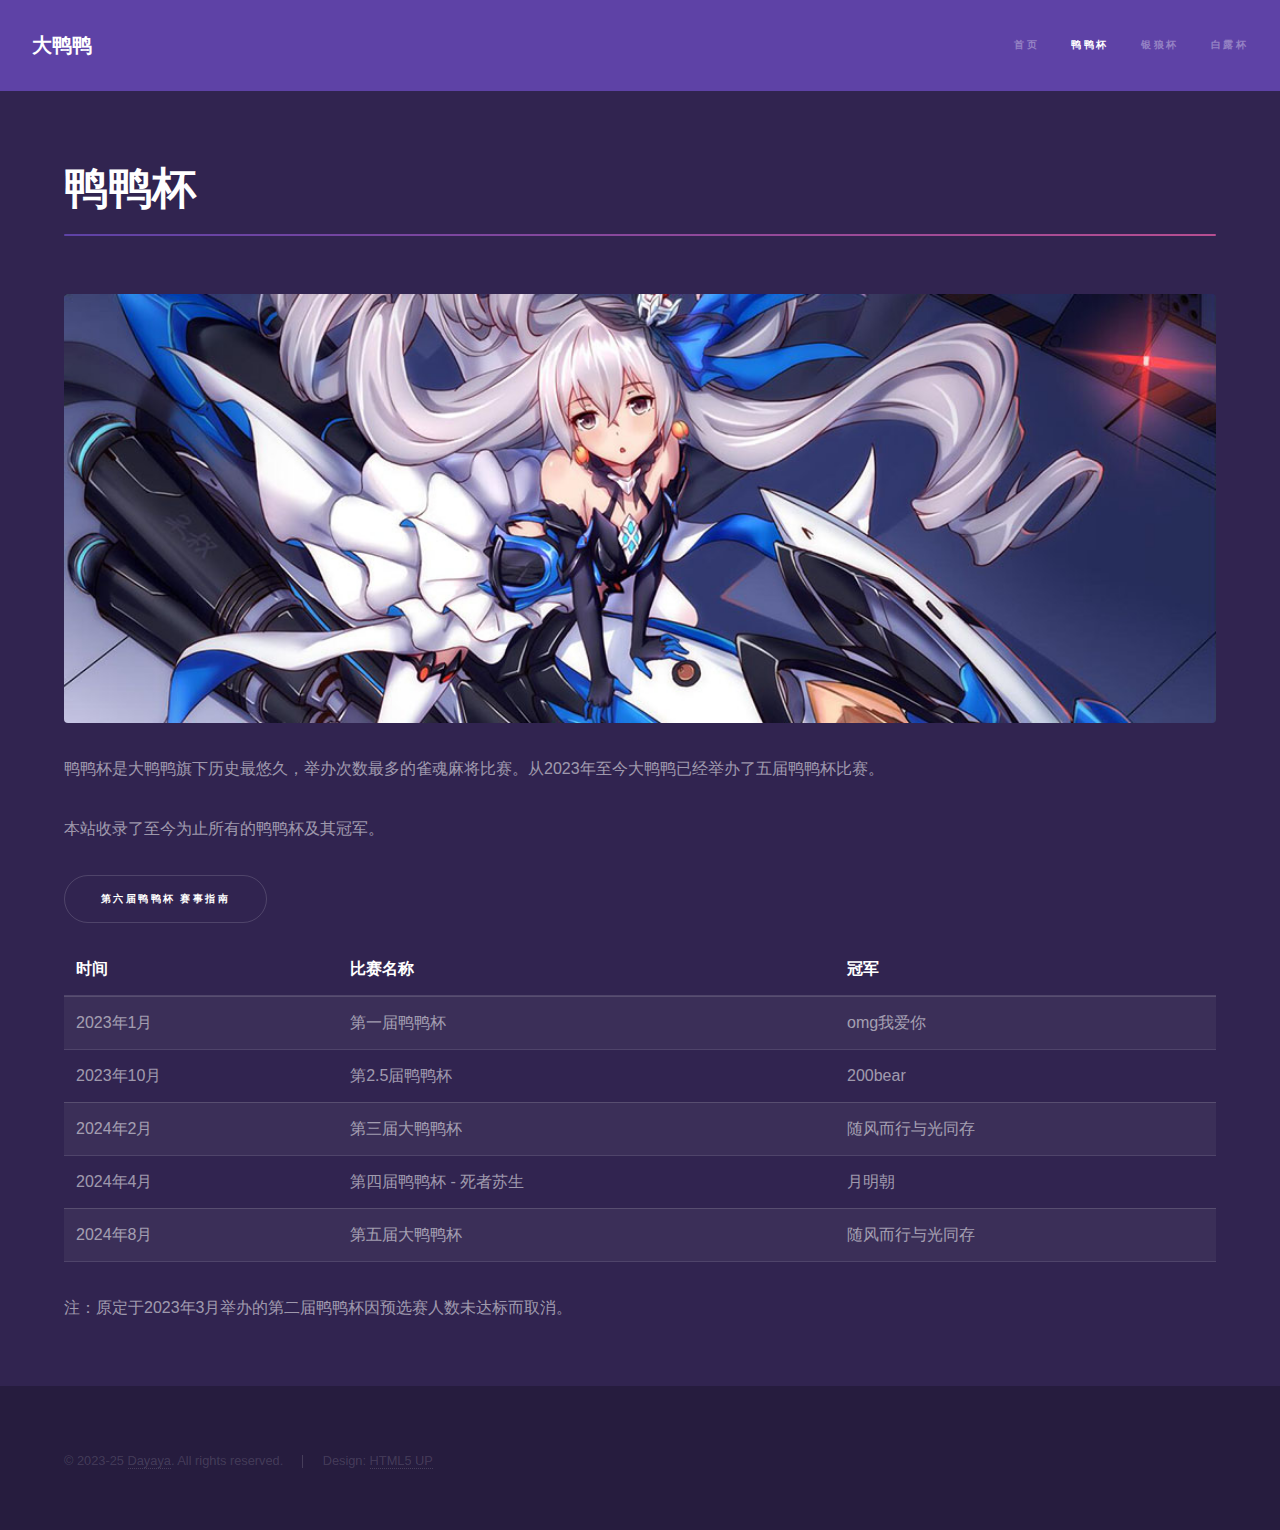
<file: yaya.html>
<!DOCTYPE HTML>
<!--
	Hyperspace by HTML5 UP
	html5up.net | @ajlkn
	Free for personal and commercial use under the CCA 3.0 license (html5up.net/license)
-->
<html>
	<head>
		<title>大鸭鸭 - 鸭鸭杯</title>
		<meta charset="utf-8" />
		<meta name="viewport" content="width=device-width, initial-scale=1, user-scalable=no" />
		<link rel="stylesheet" href="assets/css/main.css" />
		<link rel="icon" type="image/x-icon" href="/images/favicon.ico">
		<noscript><link rel="stylesheet" href="assets/css/noscript.css" /></noscript>
	</head>
	<body class="is-preload">

		<!-- Header -->
			<header id="header">
				<a href="index.html" class="title">大鸭鸭</a>
				<nav>
					<ul>
						<li><a href="index.html">首页</a></li>
						<li><a href="yaya.html" class="active">鸭鸭杯</a></li>
						<li><a href="yinlang.html">银狼杯</a></li>
						<li><a href="bailu.html">白露杯</a></li>
					</ul>
				</nav>
			</header>

		<!-- Wrapper -->
			<div id="wrapper">

				<!-- Main -->
					<section id="main" class="wrapper">
						<div class="inner">
							<h1 class="major">鸭鸭杯</h1>
							<span class="image fit"><img src="images/pic04a.jpg" alt="" /></span>
							<p>鸭鸭杯是大鸭鸭旗下历史最悠久，举办次数最多的雀魂麻将比赛。从2023年至今大鸭鸭已经举办了五届鸭鸭杯比赛。</p>
							<p>本站收录了至今为止所有的鸭鸭杯及其冠军。</p>
							<ul class="actions">
								<li><a href="yaya6.html" class="button">第六届鸭鸭杯 赛事指南</a></li>
							</ul>
							<div class="table-wrapper">
								<table>
									<thead>
										<tr>
											<th>时间</th>
											<th>比赛名称</th>
											<th>冠军</th>
										</tr>
									</thead>
									<tbody>
										<tr>
											<td>2023年1月</td>
											<td>第一届鸭鸭杯</td>
											<td>omg我爱你</td>
										</tr>
										<tr>
											<td>2023年10月</td>
											<td>第2.5届鸭鸭杯</td>
											<td>200bear</td>
										</tr>
										<tr>
											<td>2024年2月</td>
											<td>第三届大鸭鸭杯</td>
											<td>随风而行与光同存</td>
										</tr>
										<tr>
											<td>2024年4月</td>
											<td>第四届鸭鸭杯 - 死者苏生</td>
											<td>月明朝</td>
										</tr>
										<tr>
											<td>2024年8月</td>
											<td>第五届大鸭鸭杯</td>
											<td>随风而行与光同存</td>
										</tr>
									</tbody>
								</table>
							</div>
							<p>注：原定于2023年3月举办的第二届鸭鸭杯因预选赛人数未达标而取消。</p>
						</div>
						
					</section>

			</div>

		<!-- Footer -->
			<footer id="footer" class="wrapper alt">
				<div class="inner">
					<ul class="menu">
						<li>&copy; 2023-25 <a href="https://mj00.top" target="_blank">Dayaya</a>. All rights reserved.</li><li>Design: <a href="http://html5up.net" target="_blank">HTML5 UP</a></li>
					</ul>
				</div>
			</footer>

		<!-- Scripts -->
			<script src="assets/js/jquery.min.js"></script>
			<script src="assets/js/jquery.scrollex.min.js"></script>
			<script src="assets/js/jquery.scrolly.min.js"></script>
			<script src="assets/js/browser.min.js"></script>
			<script src="assets/js/breakpoints.min.js"></script>
			<script src="assets/js/util.js"></script>
			<script src="assets/js/main.js"></script>

	</body>
</html>
</file>
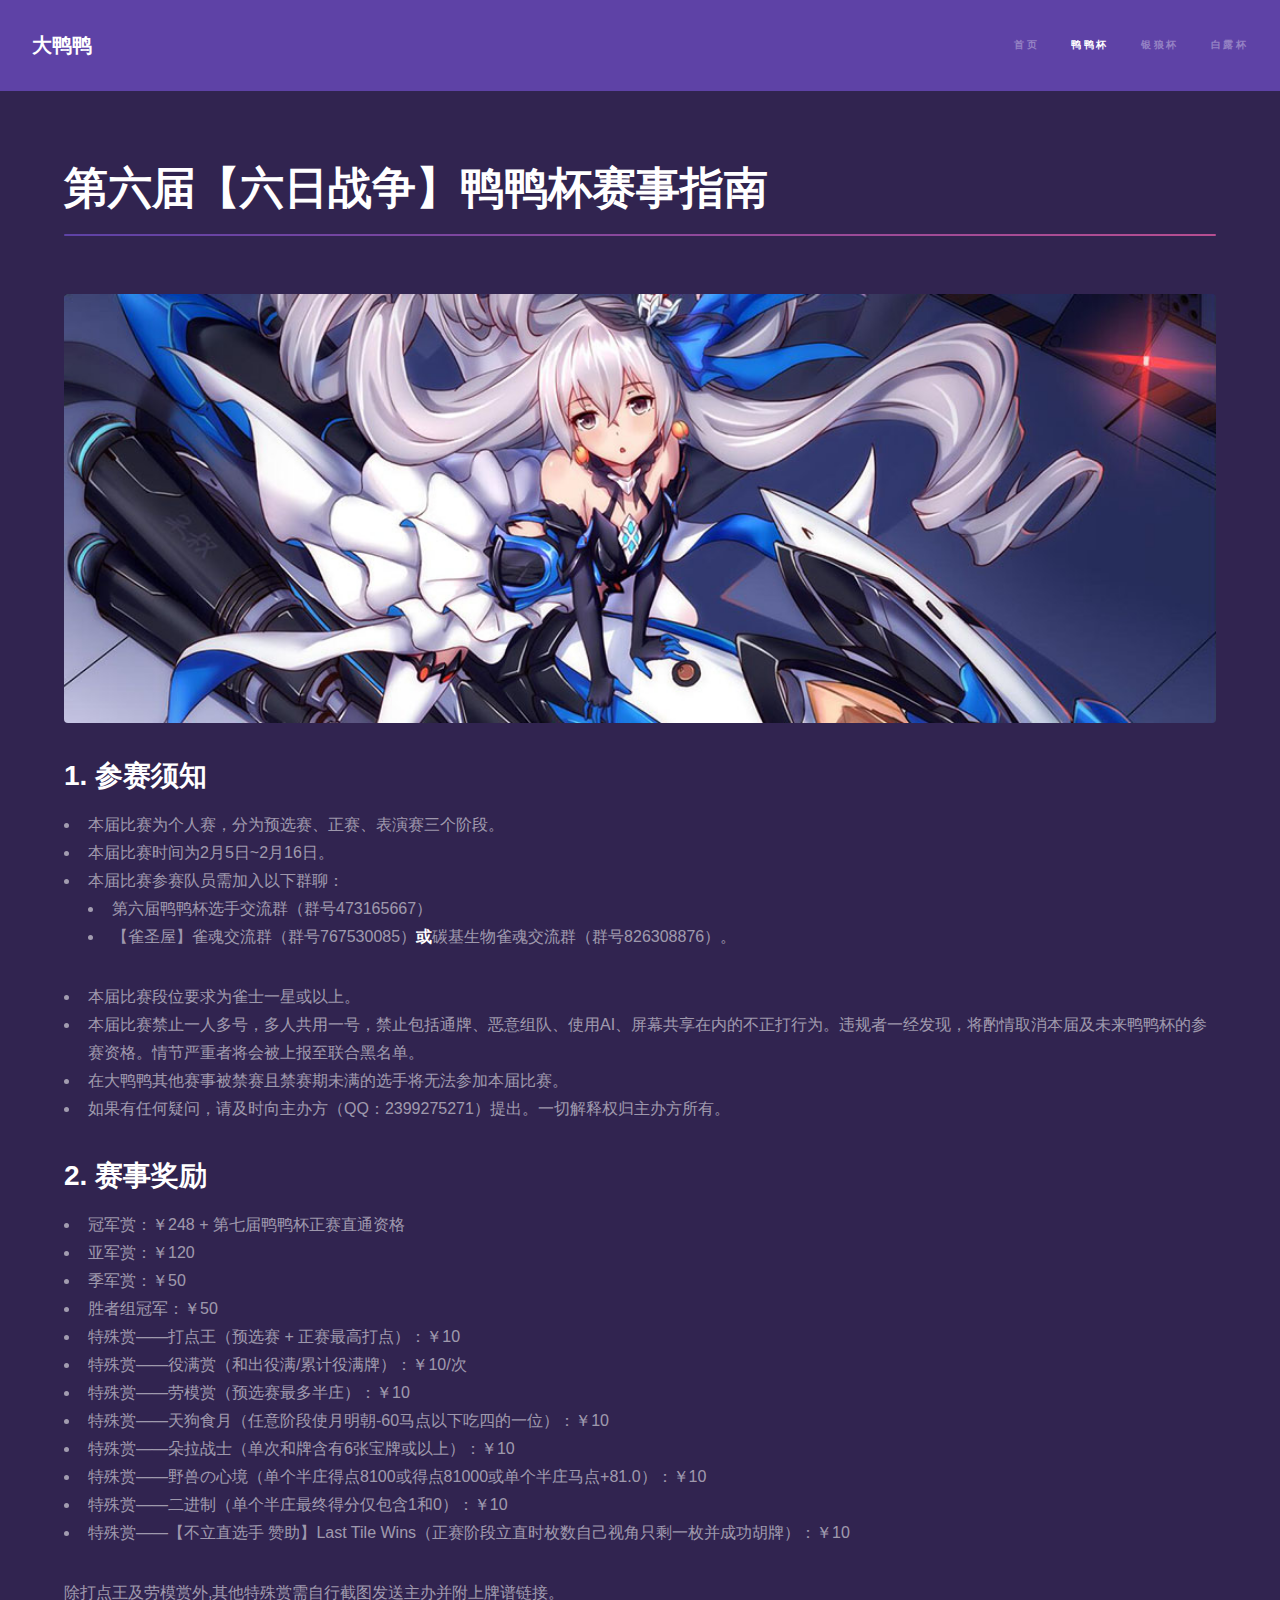
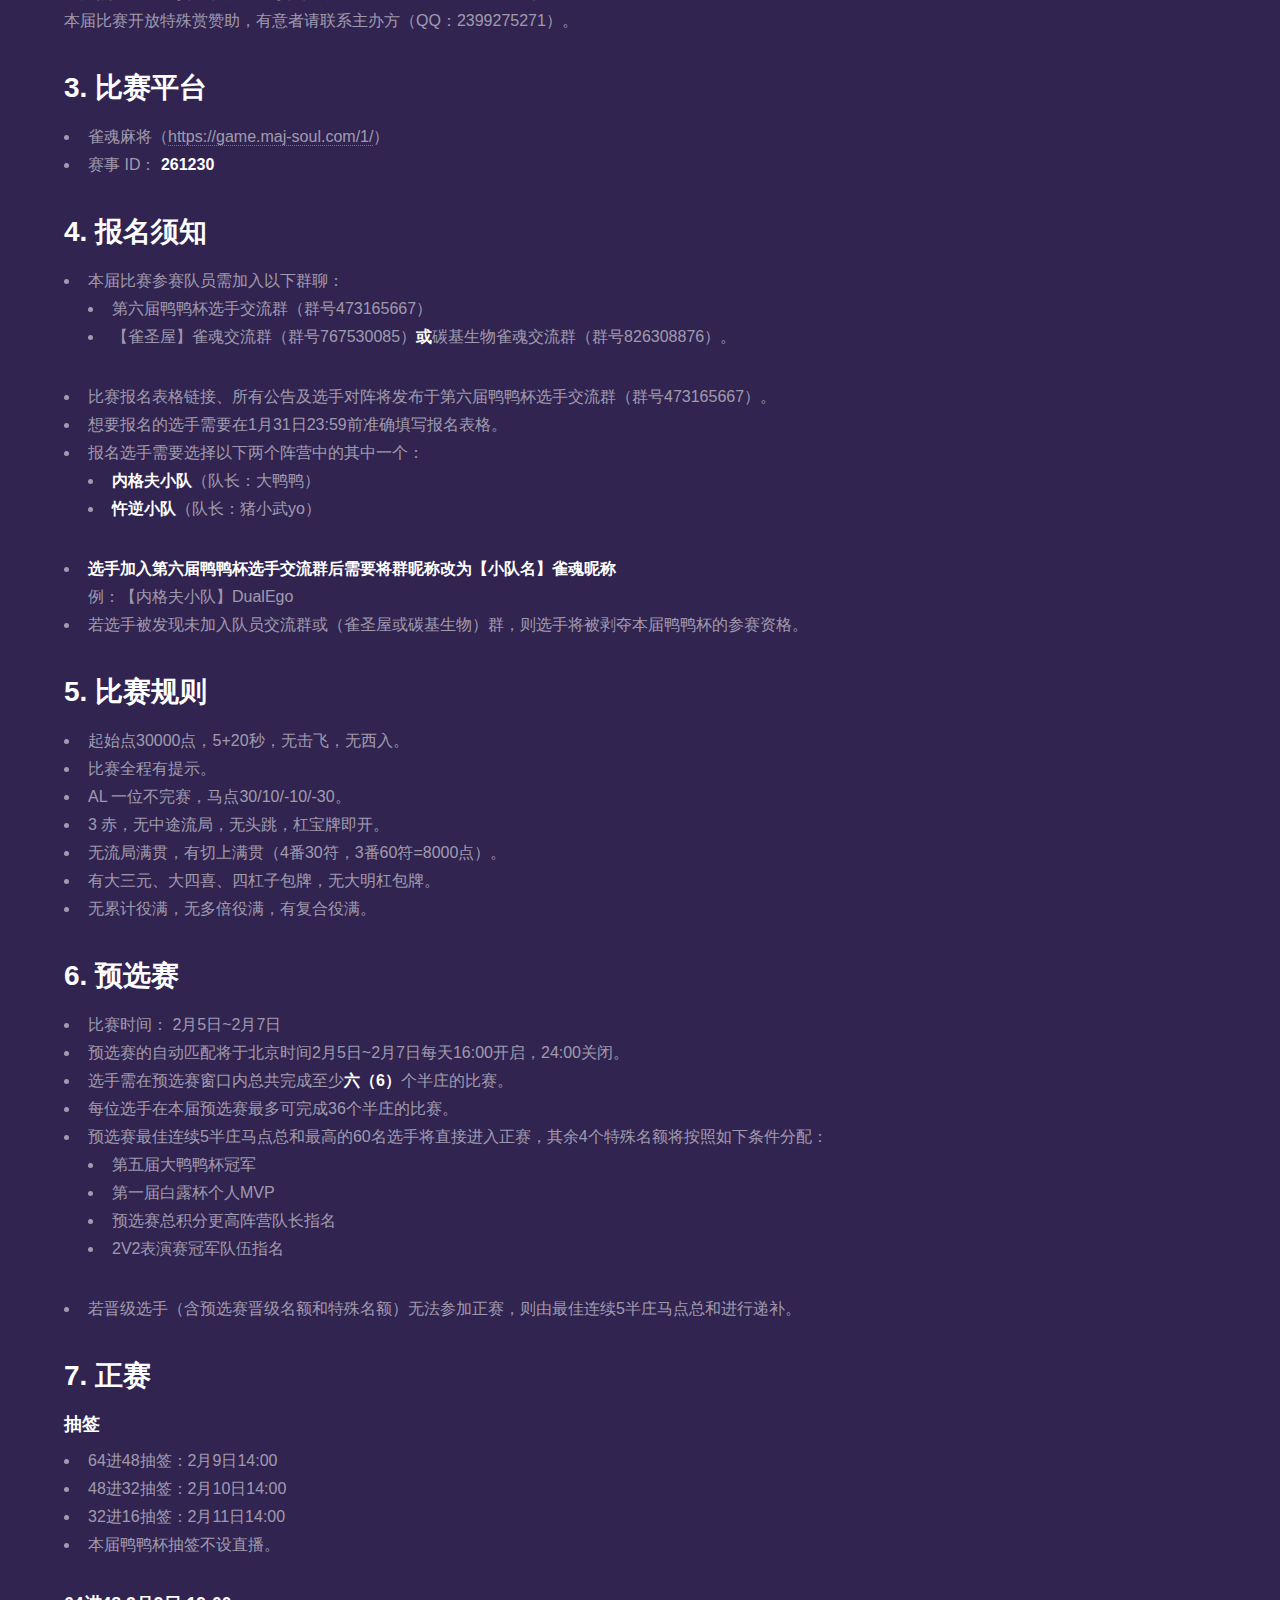
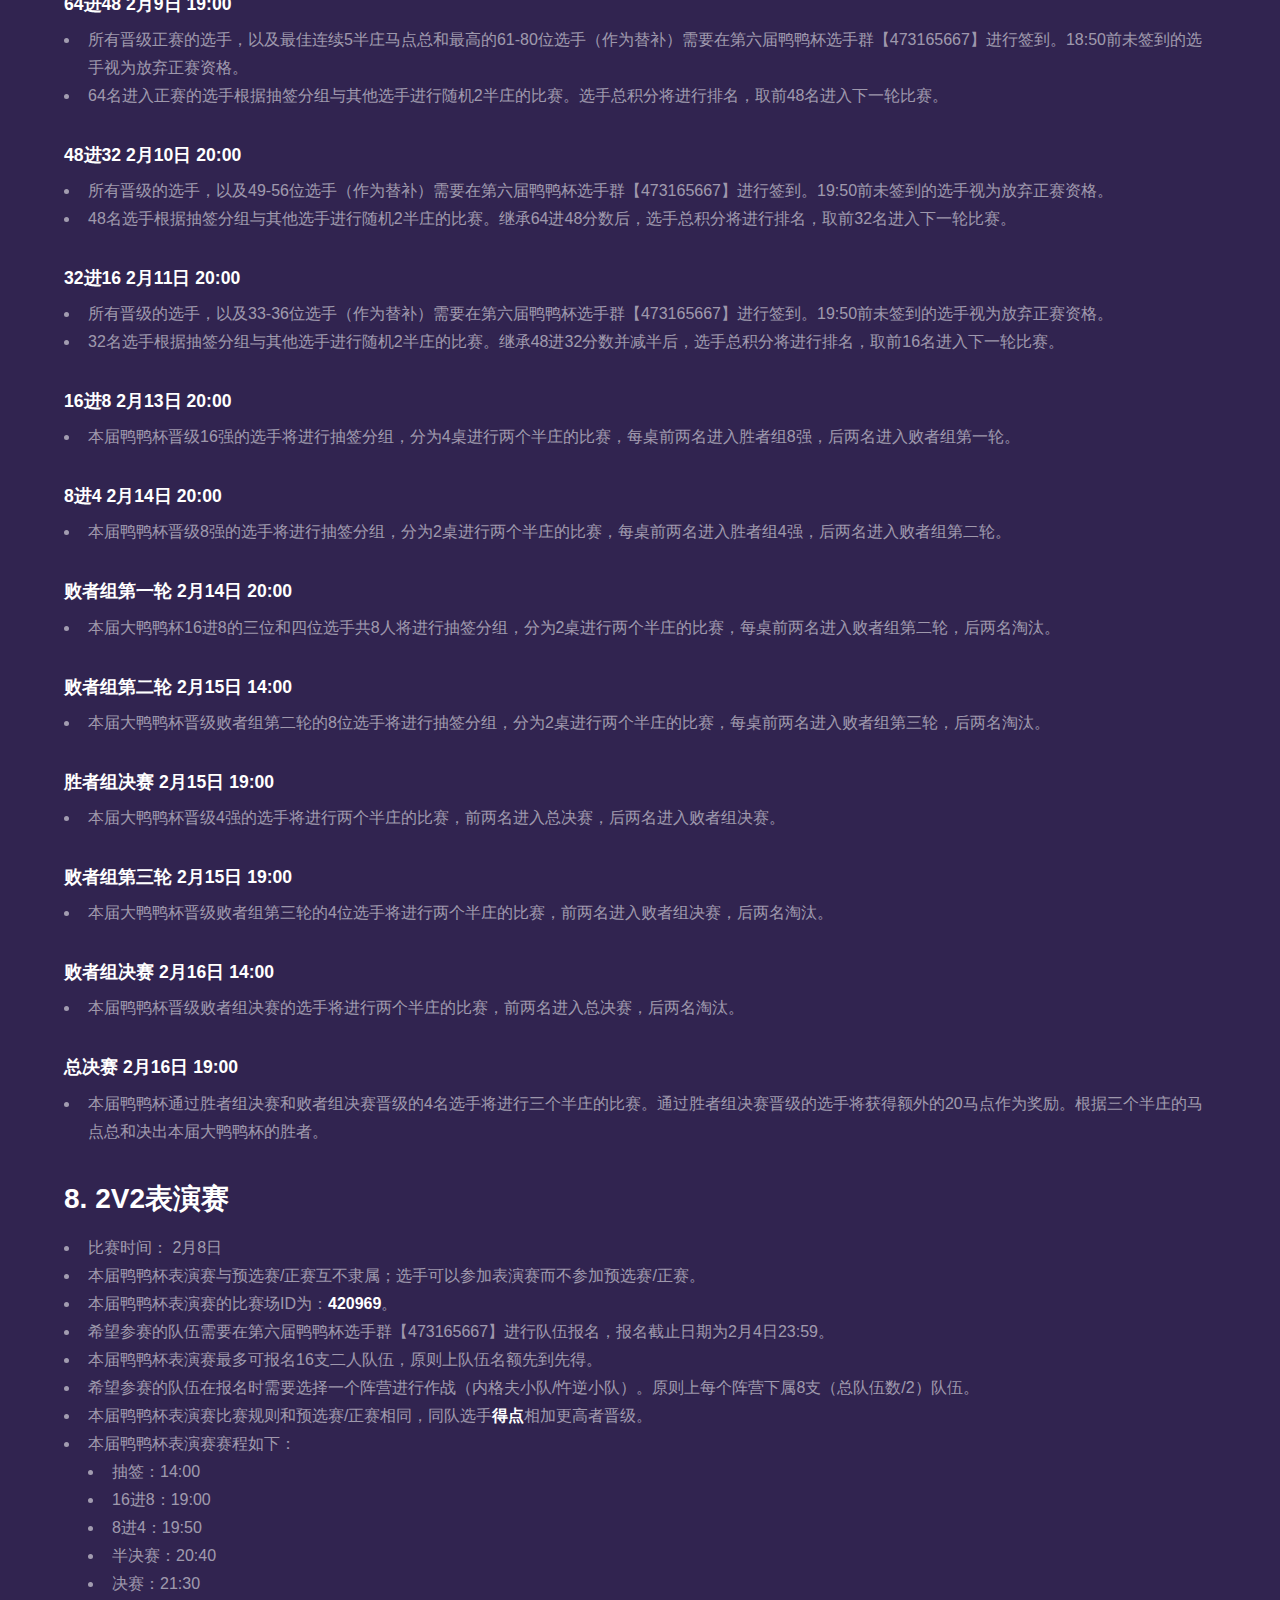
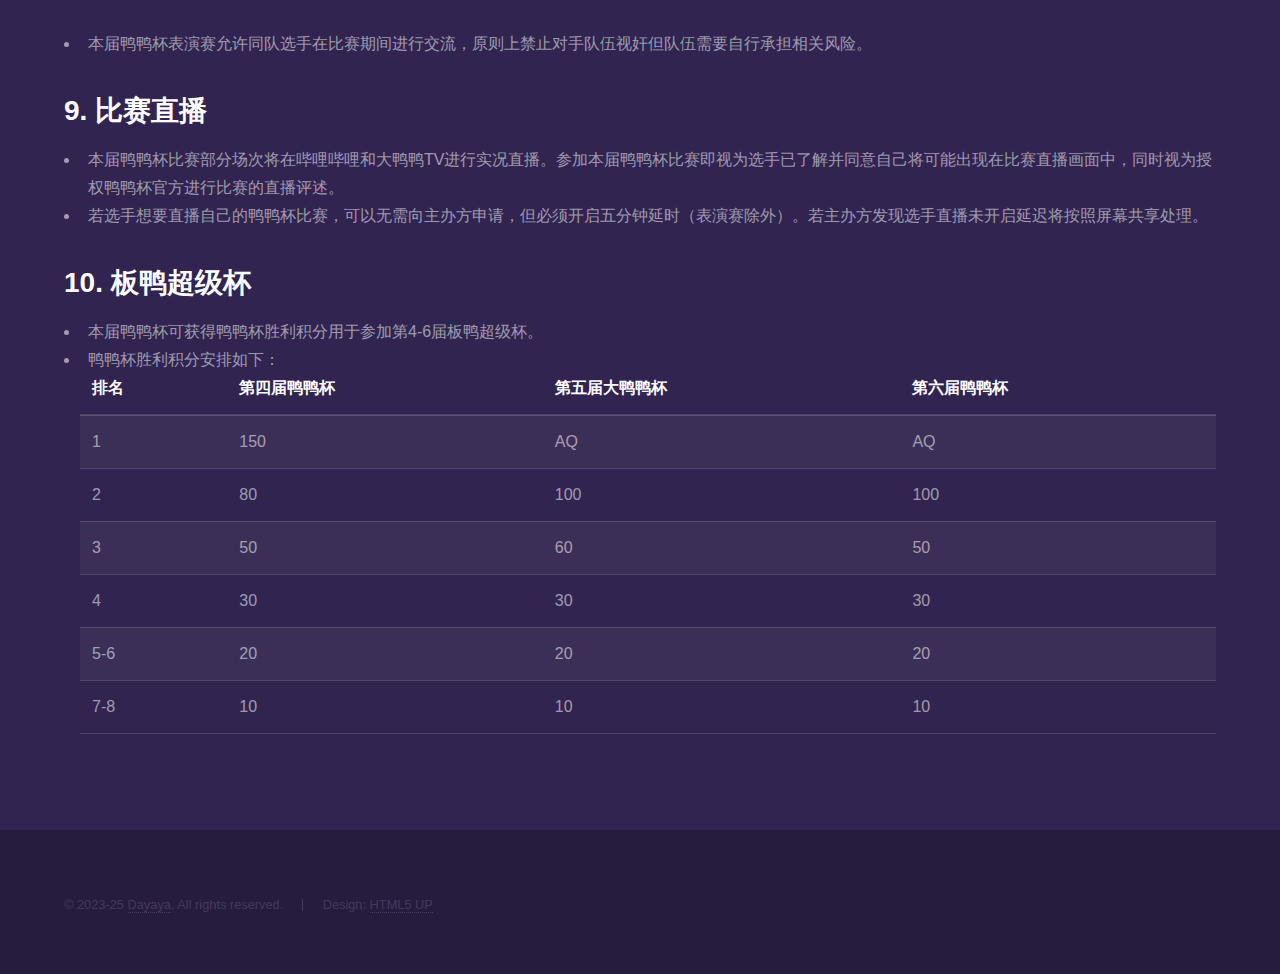
<file: yaya6.html>
<!DOCTYPE HTML>
<!--
	Hyperspace by HTML5 UP
	html5up.net | @ajlkn
	Free for personal and commercial use under the CCA 3.0 license (html5up.net/license)
-->
<html>
	<head>
		<title>大鸭鸭 - 第六届鸭鸭杯 赛事指南</title>
		<meta charset="utf-8" />
		<meta name="viewport" content="width=device-width, initial-scale=1, user-scalable=no" />
		<link rel="stylesheet" href="assets/css/main.css" />
		<link rel="icon" type="image/x-icon" href="/images/favicon.ico">
		<noscript><link rel="stylesheet" href="assets/css/noscript.css" /></noscript>
	</head>
	<body class="is-preload">

		<!-- Header -->
			<header id="header">
				<a href="index.html" class="title">大鸭鸭</a>
				<nav>
					<ul>
						<li><a href="index.html">首页</a></li>
						<li><a href="yaya.html" class="active">鸭鸭杯</a></li>
						<li><a href="yinlang.html">银狼杯</a></li>
						<li><a href="bailu.html">白露杯</a></li>
					</ul>
				</nav>
			</header>

		<!-- Wrapper -->
			<div id="wrapper">

				<!-- Main -->
					<section id="main" class="wrapper">
						<div class="inner">
							<h1 class="major">第六届【六日战争】鸭鸭杯赛事指南</h1>
							<span class="image fit"><img src="images/pic04a.jpg" alt="" /></span>
							<h2 id="1">1. 参赛须知</h2>
							<ul>
							<li>本届比赛为个人赛，分为预选赛、正赛、表演赛三个阶段。</li>
							<li>本届比赛时间为2月5日~2月16日。</li>
							<li>本届比赛参赛队员需加入以下群聊：<ul>
							<li>第六届鸭鸭杯选手交流群（群号473165667）</li>
							<li>【雀圣屋】雀魂交流群（群号767530085）<strong>或</strong>碳基生物雀魂交流群（群号826308876）。</li>
							</ul>
							</li>
							<li>本届比赛段位要求为雀士一星或以上。</li>
							<li>本届比赛禁止一人多号，多人共用一号，禁止包括通牌、恶意组队、使用AI、屏幕共享在内的不正打行为。违规者一经发现，将酌情取消本届及未来鸭鸭杯的参赛资格。情节严重者将会被上报至联合黑名单。</li>
							<li>在大鸭鸭其他赛事被禁赛且禁赛期未满的选手将无法参加本届比赛。</li>
							<li>如果有任何疑问，请及时向主办方（QQ：2399275271）提出。一切解释权归主办方所有。</li>
							</ul>
							<h2 id="2">2. 赛事奖励</h2>
							<ul>
							<li>冠军赏：￥248 + 第七届鸭鸭杯正赛直通资格</li>
							<li>亚军赏：￥120</li>
							<li>季军赏：￥50</li>
							<li>胜者组冠军：￥50</li>
							<li>特殊赏——打点王（预选赛 + 正赛最高打点）：￥10</li>
							<li>特殊赏——役满赏（和出役满/累计役满牌）：￥10/次</li>
							<li>特殊赏——劳模赏（预选赛最多半庄）：￥10</li>
							<li>特殊赏——天狗食月（任意阶段使月明朝-60马点以下吃四的一位）：￥10</li>
							<li>特殊赏——朵拉战士（单次和牌含有6张宝牌或以上）：￥10</li>
							<li>特殊赏——野兽の心境（单个半庄得点8100或得点81000或单个半庄马点+81.0）：￥10</li>
							<li>特殊赏——二进制（单个半庄最终得分仅包含1和0）：￥10</li>
							<li>特殊赏——【不立直选手 赞助】Last Tile Wins（正赛阶段立直时枚数自己视角只剩一枚并成功胡牌）：￥10</li>
							</ul>
							<p>
							除打点王及劳模赏外,其他特殊赏需自行截图发送主办并附上牌谱链接。<br />
							本届比赛开放特殊赏赞助，有意者请联系主办方（QQ：2399275271）。</p>
							<h2 id="3">3. 比赛平台</h2>
							<ul>
							<li>雀魂麻将（<a href="https://game.maj-soul.com/1/">https://game.maj-soul.com/1/</a>）</li>
							<li>赛事 ID： <strong>261230</strong></li>
							</ul>
							<h2 id="4">4. 报名须知</h2>
							<ul>
							<li>本届比赛参赛队员需加入以下群聊：
							<ul>
							<li>第六届鸭鸭杯选手交流群（群号473165667）</li>
							<li>【雀圣屋】雀魂交流群（群号767530085）<strong>或</strong>碳基生物雀魂交流群（群号826308876）。</li>
							</ul>
							</li>
							<li>比赛报名表格链接、所有公告及选手对阵将发布于第六届鸭鸭杯选手交流群（群号473165667）。</li>
							<li>想要报名的选手需要在1月31日23:59前准确填写报名表格。</li>
							<li>报名选手需要选择以下两个阵营中的其中一个：<ul>
								<li><strong>内格夫小队</strong>（队长：大鸭鸭）</li>
								<li><strong>忤逆小队</strong>（队长：猪小武yo）</li>
							</ul></li>
							<li><strong>选手加入第六届鸭鸭杯选手交流群后需要将群昵称改为【小队名】雀魂昵称</strong><br />例：【内格夫小队】DualEgo</li>
							<li>若选手被发现未加入队员交流群或（雀圣屋或碳基生物）群，则选手将被剥夺本届鸭鸭杯的参赛资格。</li>
							</ul>
							<h2 id="5">5. 比赛规则</h2>
							<ul>
							<li>起始点30000点，5+20秒，无击飞，无西入。</li>
							<li>比赛全程有提示。</li>
							<li>AL 一位不完赛，马点30/10/-10/-30。</li>
							<li>3 赤，无中途流局，无头跳，杠宝牌即开。</li>
							<li>无流局满贯，有切上满贯（4番30符，3番60符=8000点）。</li>
							<li>有大三元、大四喜、四杠子包牌，无大明杠包牌。</li>
							<li>无累计役满，无多倍役满，有复合役满。</li>
							</ul>
							<h2 id="6">6. 预选赛</h2>
							<ul>
							<li>比赛时间： 2月5日~2月7日</li>
							<li>预选赛的自动匹配将于北京时间2月5日~2月7日每天16:00开启，24:00关闭。</li>
							<li>选手需在预选赛窗口内总共完成至少<strong>六（6）</strong>个半庄的比赛。</li>
							<li>每位选手在本届预选赛最多可完成36个半庄的比赛。</li>
							<li>预选赛最佳连续5半庄马点总和最高的60名选手将直接进入正赛，其余4个特殊名额将按照如下条件分配：
								<ul><li>第五届大鸭鸭杯冠军</li>
								<li>第一届白露杯个人MVP</li>
								<li>预选赛总积分更高阵营队长指名</li>
								<li>2V2表演赛冠军队伍指名</li></ul></li>
							<li>若晋级选手（含预选赛晋级名额和特殊名额）无法参加正赛，则由最佳连续5半庄马点总和进行递补。</li>
							</ul>
							<h2 id="7">7. 正赛</h2>
							<h3>抽签</h3>
							<ul>
							<li>64进48抽签：2月9日14:00</li>
							<li>48进32抽签：2月10日14:00</li>
							<li>32进16抽签：2月11日14:00</li>
							<li>本届鸭鸭杯抽签不设直播。</li>
							</ul>
							<h3>64进48 2月9日 19:00</h3>
							<ul>
							<li>所有晋级正赛的选手，以及最佳连续5半庄马点总和最高的61-80位选手（作为替补）需要在第六届鸭鸭杯选手群【473165667】进行签到。18:50前未签到的选手视为放弃正赛资格。</li>
							<li>64名进入正赛的选手根据抽签分组与其他选手进行随机2半庄的比赛。选手总积分将进行排名，取前48名进入下一轮比赛。</li>
							</ul>
							<h3>48进32 2月10日 20:00</h3>
							<ul>
							<li>所有晋级的选手，以及49-56位选手（作为替补）需要在第六届鸭鸭杯选手群【473165667】进行签到。19:50前未签到的选手视为放弃正赛资格。</li>
							<li>48名选手根据抽签分组与其他选手进行随机2半庄的比赛。继承64进48分数后，选手总积分将进行排名，取前32名进入下一轮比赛。</li>
							</ul>
							<h3>32进16 2月11日 20:00</h3>
							<ul>
							<li>所有晋级的选手，以及33-36位选手（作为替补）需要在第六届鸭鸭杯选手群【473165667】进行签到。19:50前未签到的选手视为放弃正赛资格。</li>
							<li>32名选手根据抽签分组与其他选手进行随机2半庄的比赛。继承48进32分数并减半后，选手总积分将进行排名，取前16名进入下一轮比赛。</li>
							</ul>
							<h3>16进8 2月13日 20:00</h3>
							<ul>
							<li>本届鸭鸭杯晋级16强的选手将进行抽签分组，分为4桌进行两个半庄的比赛，每桌前两名进入胜者组8强，后两名进入败者组第一轮。</li>
							</ul>
							<h3>8进4 2月14日 20:00</h3>
							<ul>
							<li>本届鸭鸭杯晋级8强的选手将进行抽签分组，分为2桌进行两个半庄的比赛，每桌前两名进入胜者组4强，后两名进入败者组第二轮。</li>
							</ul>
							<h3>败者组第一轮 2月14日 20:00</h3>
							<ul>
							<li>本届大鸭鸭杯16进8的三位和四位选手共8人将进行抽签分组，分为2桌进行两个半庄的比赛，每桌前两名进入败者组第二轮，后两名淘汰。</li>
							</ul>
							<h3>败者组第二轮 2月15日 14:00</h3>
							<ul>
							<li>本届大鸭鸭杯晋级败者组第二轮的8位选手将进行抽签分组，分为2桌进行两个半庄的比赛，每桌前两名进入败者组第三轮，后两名淘汰。</li>
							</ul>
							<h3>胜者组决赛 2月15日 19:00</h3>
							<ul>
							<li>本届大鸭鸭杯晋级4强的选手将进行两个半庄的比赛，前两名进入总决赛，后两名进入败者组决赛。</li>
							</ul>
							<h3>败者组第三轮 2月15日 19:00</h3>
							<ul>
							<li>本届大鸭鸭杯晋级败者组第三轮的4位选手将进行两个半庄的比赛，前两名进入败者组决赛，后两名淘汰。</li>
							</ul>
							<h3>败者组决赛 2月16日 14:00</h3>
							<ul>
							<li>本届鸭鸭杯晋级败者组决赛的选手将进行两个半庄的比赛，前两名进入总决赛，后两名淘汰。</li>
							</ul>
							<h3>总决赛 2月16日 19:00</h3>
							<ul>
							<li>本届鸭鸭杯通过胜者组决赛和败者组决赛晋级的4名选手将进行三个半庄的比赛。通过胜者组决赛晋级的选手将获得额外的20马点作为奖励。根据三个半庄的马点总和决出本届大鸭鸭杯的胜者。</li>
							</ul>
<!--
	六日战争进行了3+7天也很正常吧~诶嘿~~~
-->
							<h2 id="8">8. 2V2表演赛</h2>
							<ul>
							<li>比赛时间： 2月8日</li>
							<li>本届鸭鸭杯表演赛与预选赛/正赛互不隶属；选手可以参加表演赛而不参加预选赛/正赛。</li>
							<li>本届鸭鸭杯表演赛的比赛场ID为：<strong>420969</strong>。</li>
							<li>希望参赛的队伍需要在第六届鸭鸭杯选手群【473165667】进行队伍报名，报名截止日期为2月4日23:59。</li>
							<li>本届鸭鸭杯表演赛最多可报名16支二人队伍，原则上队伍名额先到先得。</li>
							<li>希望参赛的队伍在报名时需要选择一个阵营进行作战（内格夫小队/忤逆小队）。原则上每个阵营下属8支（总队伍数/2）队伍。</li>
							<li>本届鸭鸭杯表演赛比赛规则和预选赛/正赛相同，同队选手<strong>得点</strong>相加更高者晋级。</li>
							<li>本届鸭鸭杯表演赛赛程如下：
								<ul>
									<li>抽签：14:00</li>
									<li>16进8：19:00</li>
									<li>8进4：19:50</li>
									<li>半决赛：20:40</li>
									<li>决赛：21:30</li>
								</ul>
							</li>
							<li>本届鸭鸭杯表演赛允许同队选手在比赛期间进行交流，原则上禁止对手队伍视奸但队伍需要自行承担相关风险。</li>
							</ul>
							<h2 id="9">9. 比赛直播</h2>
							<ul>
							<li>本届鸭鸭杯比赛部分场次将在哔哩哔哩和大鸭鸭TV进行实况直播。参加本届鸭鸭杯比赛即视为选手已了解并同意自己将可能出现在比赛直播画面中，同时视为授权鸭鸭杯官方进行比赛的直播评述。</li>
							<li>若选手想要直播自己的鸭鸭杯比赛，可以无需向主办方申请，但必须开启五分钟延时（表演赛除外）。若主办方发现选手直播未开启延迟将按照屏幕共享处理。</li>
							</ul>
							<h2 id="10">10. 板鸭超级杯</h2>
							<ul>
							<li>本届鸭鸭杯可获得鸭鸭杯胜利积分用于参加第4-6届板鸭超级杯。</li>
							<li>鸭鸭杯胜利积分安排如下：</li>
							<div class="table-wrapper">
								<table><thead>
									<tr>
									  <th>排名</th>
									  <th>第四届鸭鸭杯</th>
									  <th>第五届大鸭鸭杯</th>
									  <th>第六届鸭鸭杯</th>
									</tr></thead>
								  <tbody>
									<tr>
									  <td>1</td>
									  <td>150</td>
									  <td>AQ</td>
									  <td>AQ</td>
									</tr>
									<tr>
									  <td>2</td>
									  <td>80</td>
									  <td>100</td>
									  <td>100</td>
									</tr>
									<tr>
									  <td>3</td>
									  <td>50</td>
									  <td>60</td>
									  <td>50</td>
									</tr>
									<tr>
									  <td>4</td>
									  <td>30</td>
									  <td>30</td>
									  <td>30</td>
									</tr>
									<tr>
									  <td>5-6</td>
									  <td>20</td>
									  <td>20</td>
									  <td>20</td>
									</tr>
									<tr>
									  <td>7-8</td>
									  <td>10</td>
									  <td>10</td>
									  <td>10</td>
									</tr>
								  </tbody></table>
							</div>
							</ul>

							
						</div>
						
					</section>

			</div>

		<!-- Footer -->
			<footer id="footer" class="wrapper alt">
				<div class="inner">
					<ul class="menu">
						<li>&copy; 2023-25 <a href="https://mj00.top" target="_blank">Dayaya</a>. All rights reserved.</li><li>Design: <a href="http://html5up.net" target="_blank">HTML5 UP</a></li>
					</ul>
				</div>
			</footer>

		<!-- Scripts -->
			<script src="assets/js/jquery.min.js"></script>
			<script src="assets/js/jquery.scrollex.min.js"></script>
			<script src="assets/js/jquery.scrolly.min.js"></script>
			<script src="assets/js/browser.min.js"></script>
			<script src="assets/js/breakpoints.min.js"></script>
			<script src="assets/js/util.js"></script>
			<script src="assets/js/main.js"></script>

	</body>
</html>
</file>
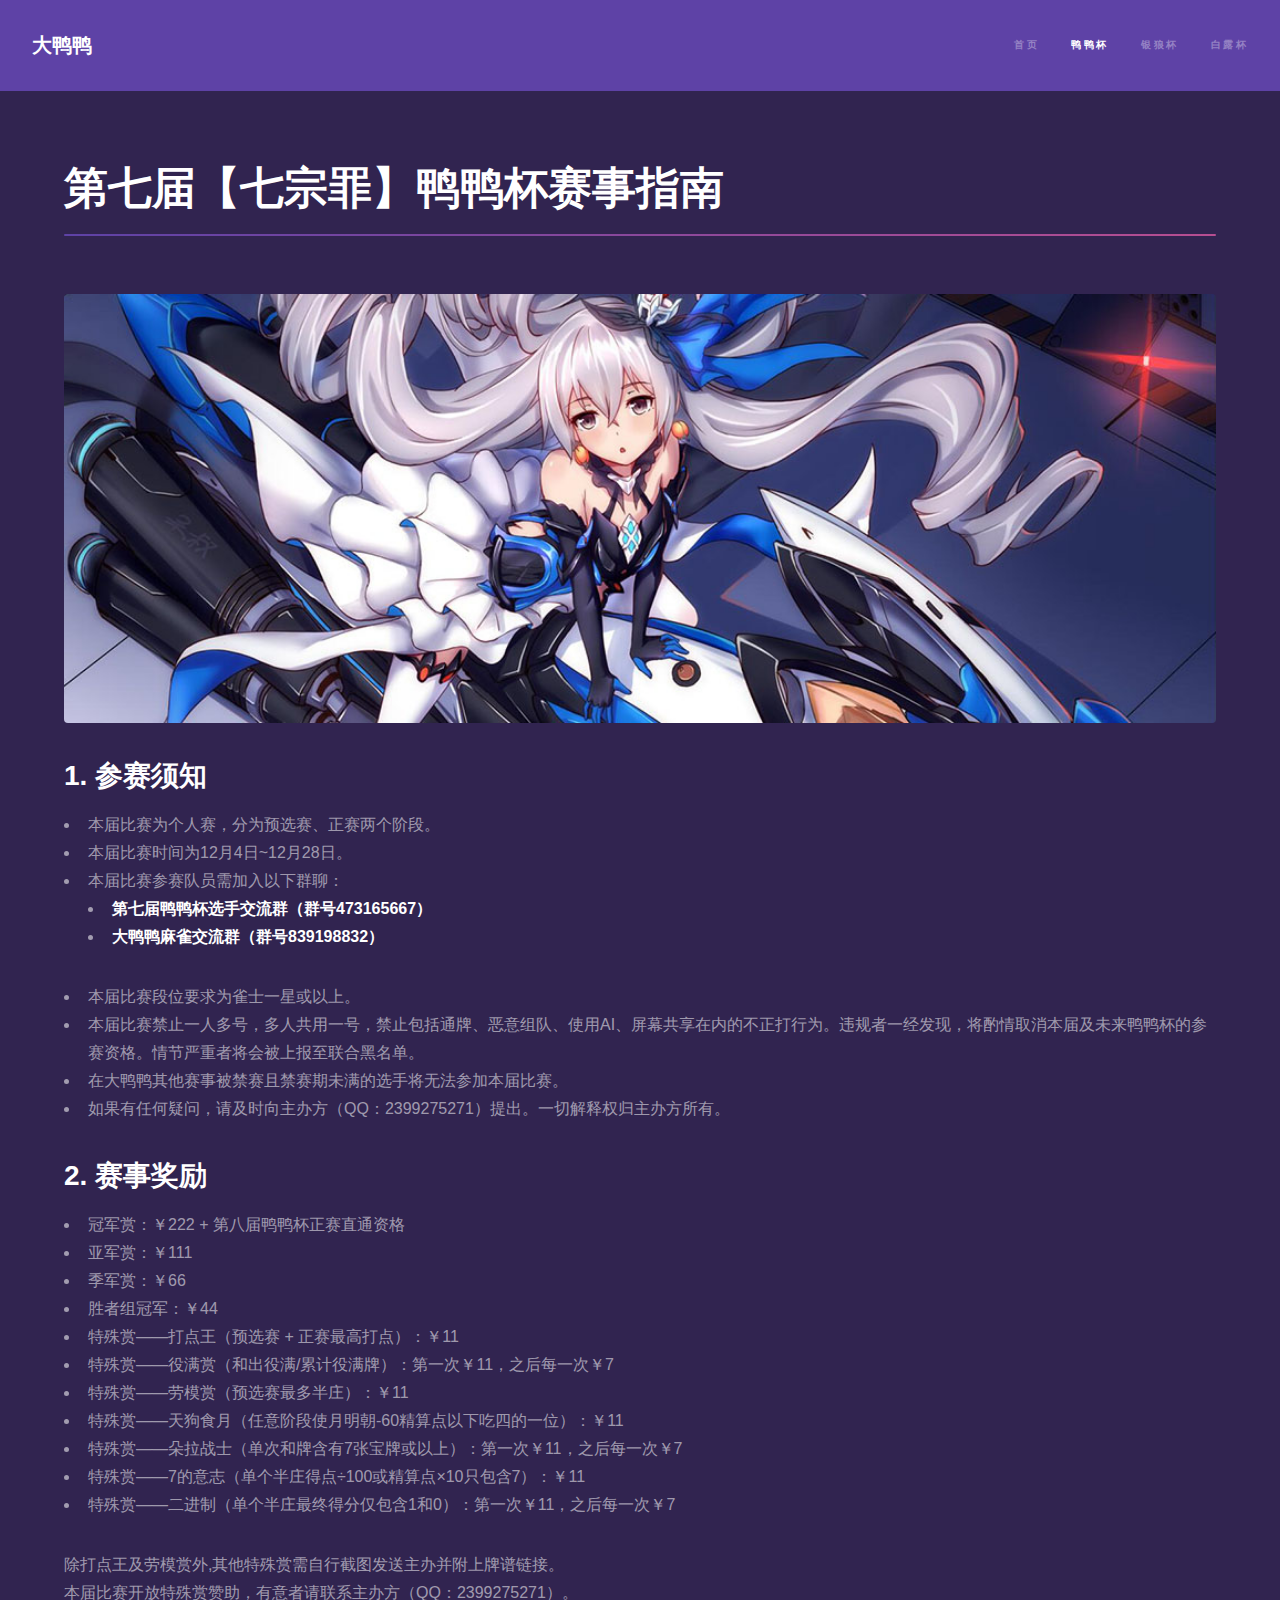
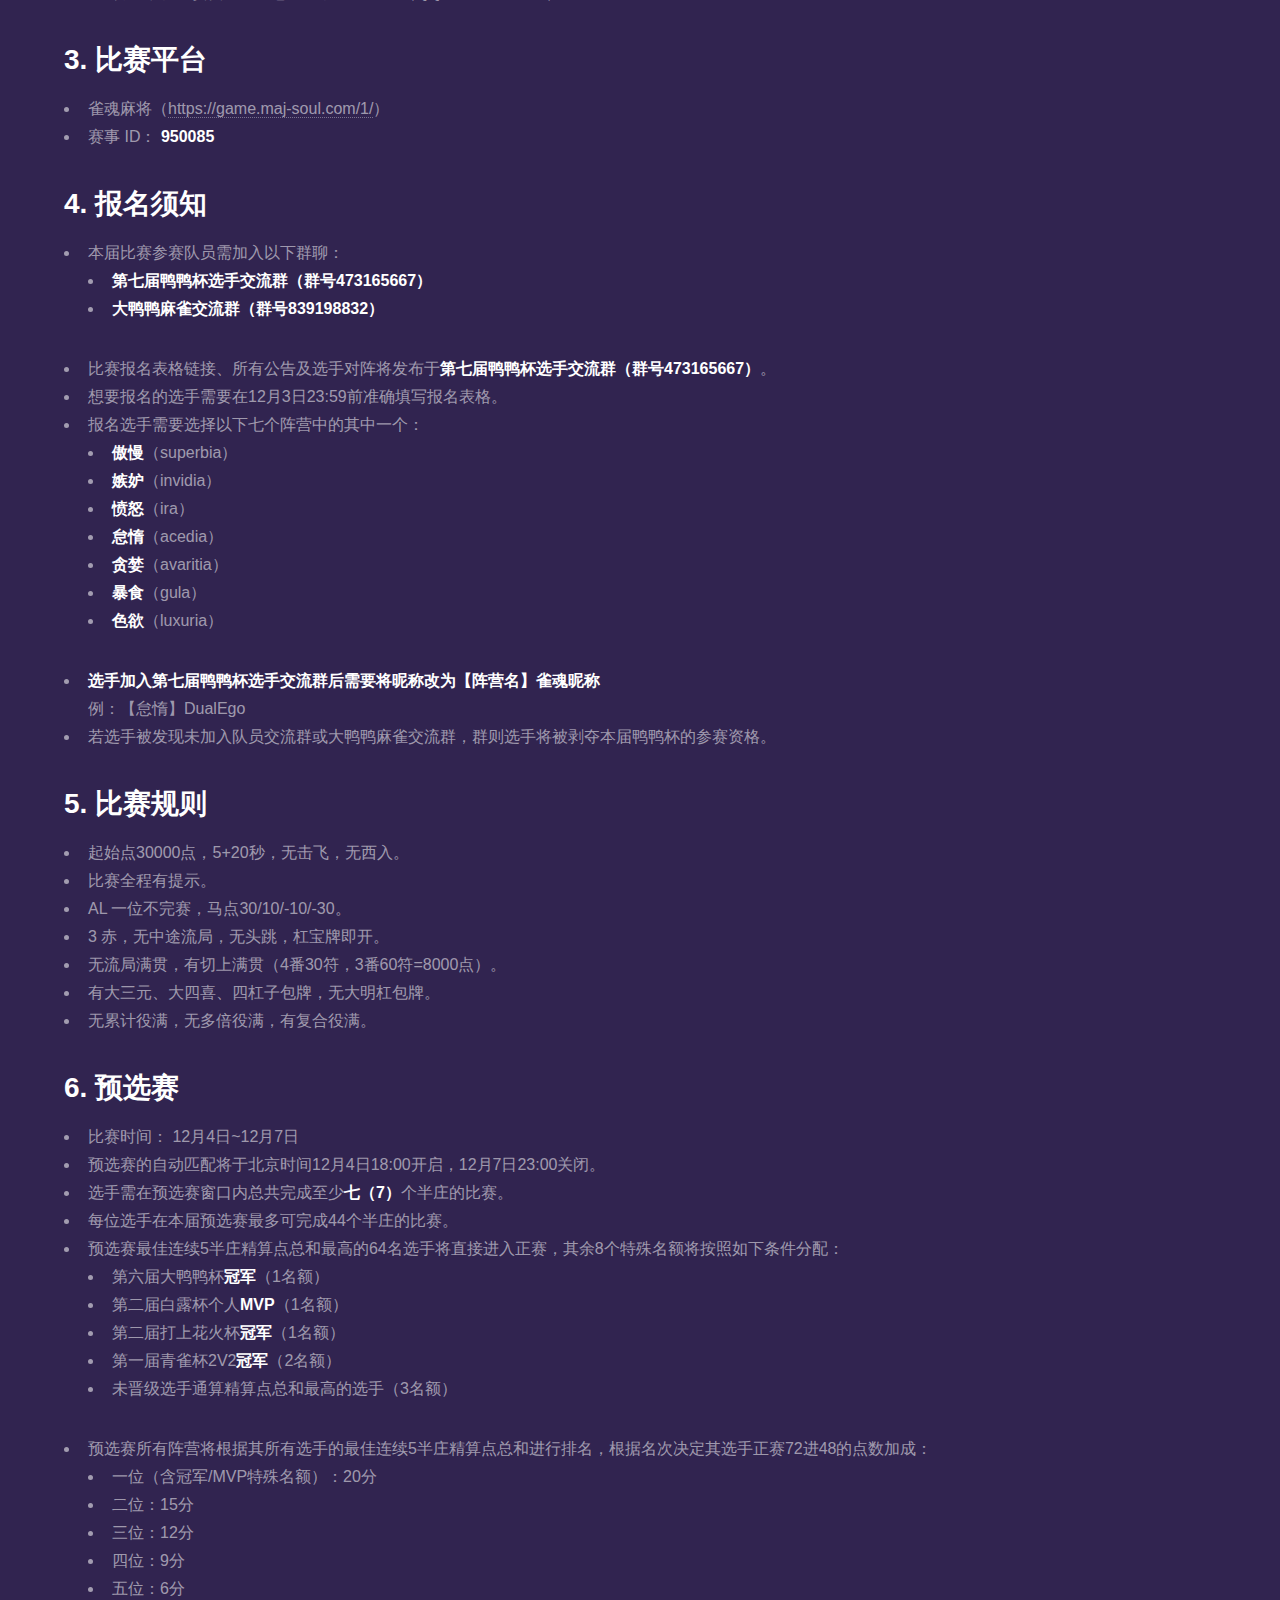
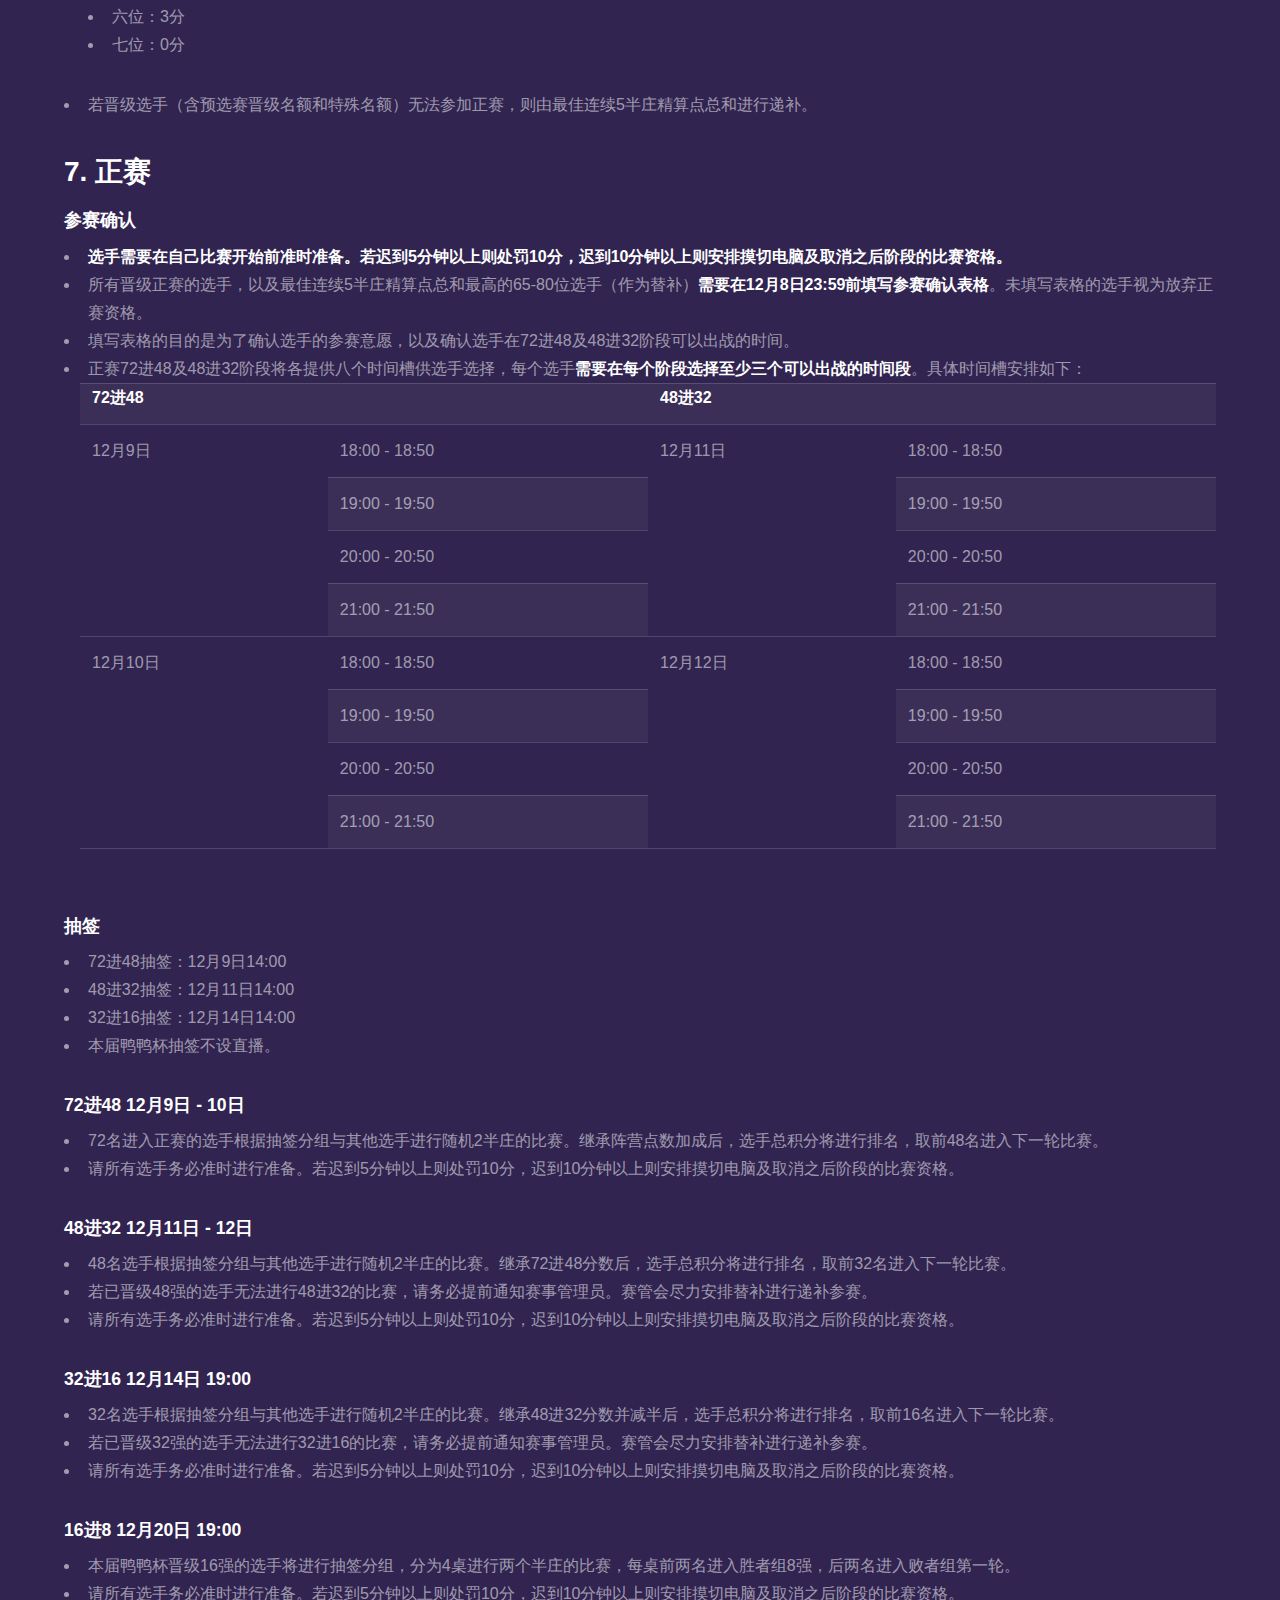
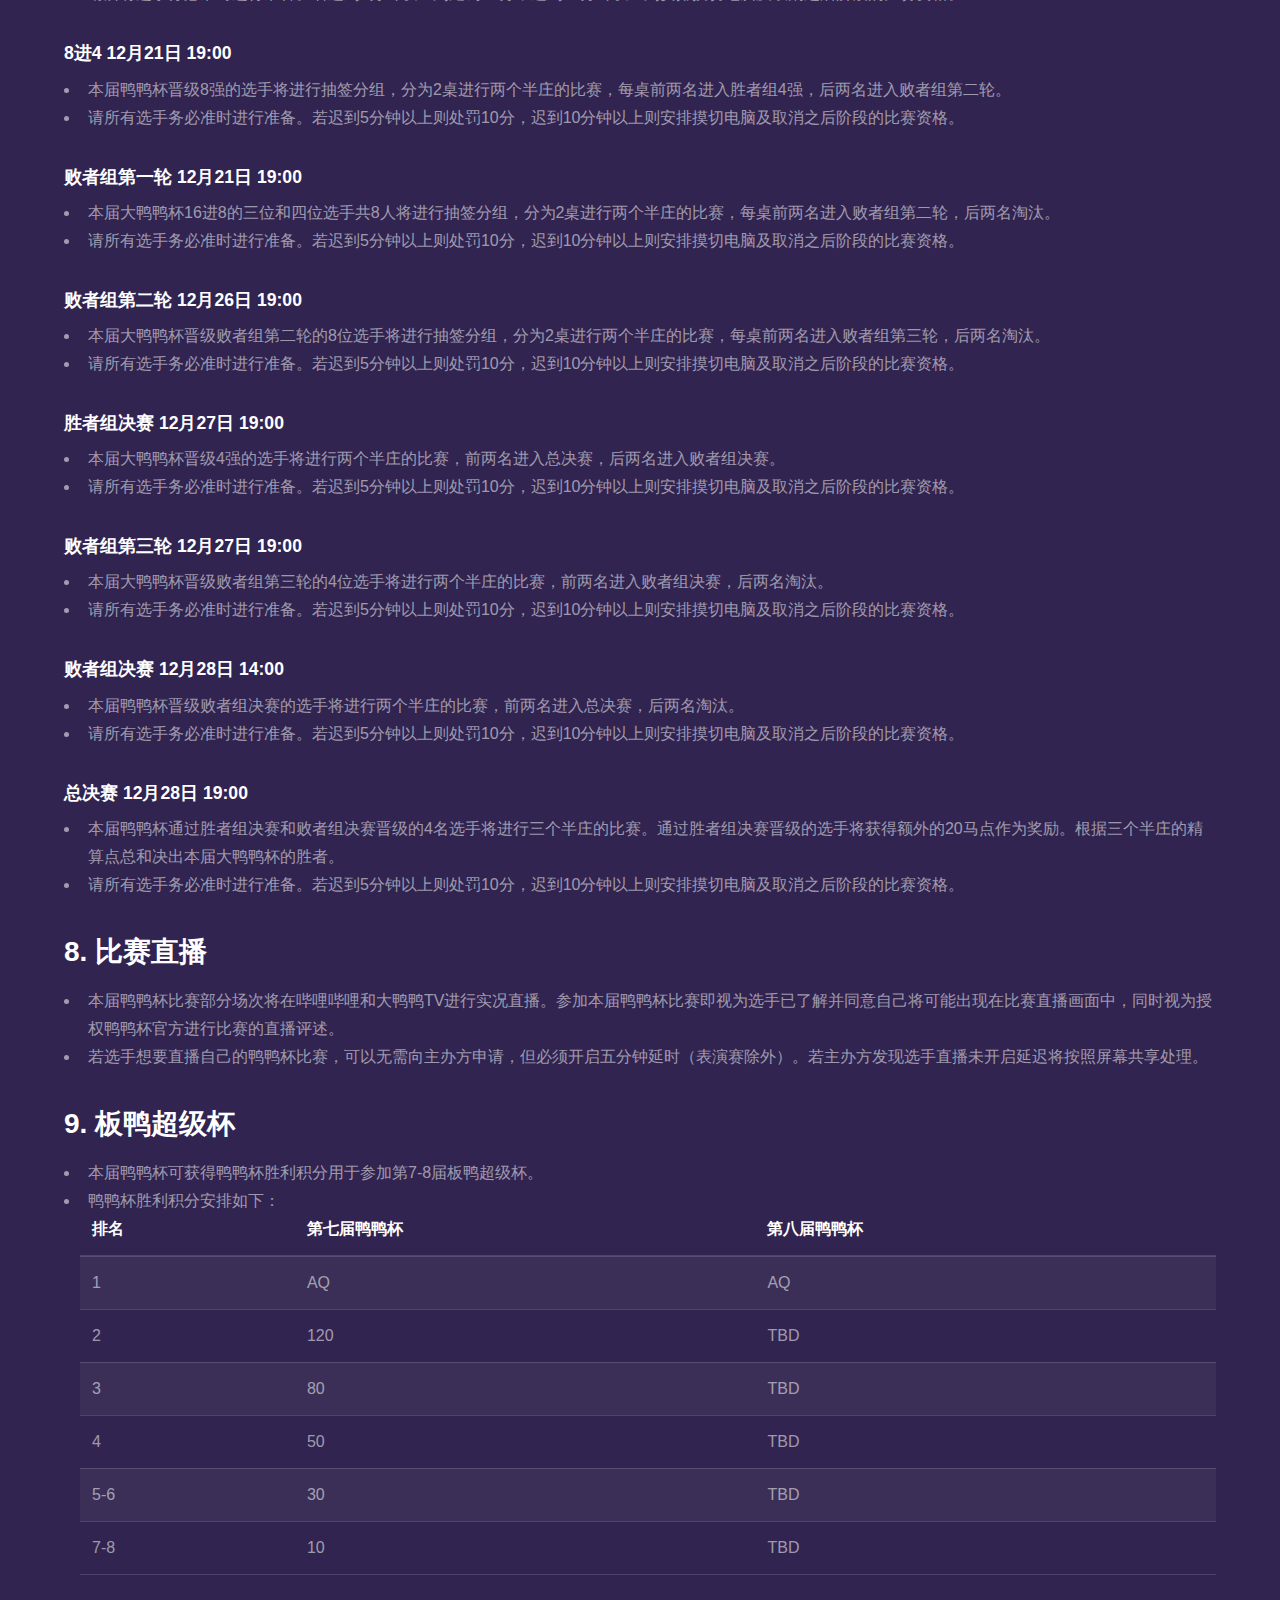
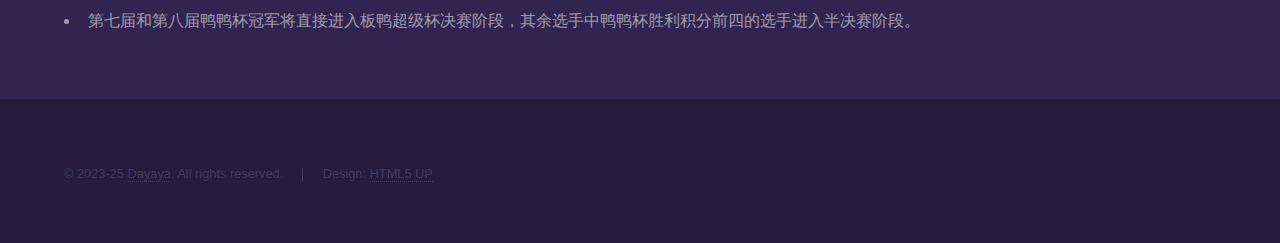
<file: yaya7.html>
<!DOCTYPE HTML>
<!--
	Hyperspace by HTML5 UP
	html5up.net | @ajlkn
	Free for personal and commercial use under the CCA 3.0 license (html5up.net/license)
-->
<html>
	<head>
		<title>大鸭鸭 - 第七届鸭鸭杯 赛事指南</title>
		<meta charset="utf-8" />
		<meta name="viewport" content="width=device-width, initial-scale=1, user-scalable=no" />
		<link rel="stylesheet" href="assets/css/main.css" />
		<link rel="icon" type="image/x-icon" href="/images/favicon.ico">
		<noscript><link rel="stylesheet" href="assets/css/noscript.css" /></noscript>
	</head>
	<body class="is-preload">

		<!-- Header -->
			<header id="header">
				<a href="index.html" class="title">大鸭鸭</a>
				<nav>
					<ul>
						<li><a href="index.html">首页</a></li>
						<li><a href="yaya.html" class="active">鸭鸭杯</a></li>
						<li><a href="yinlang.html">银狼杯</a></li>
						<li><a href="bailu.html">白露杯</a></li>
					</ul>
				</nav>
			</header>

		<!-- Wrapper -->
			<div id="wrapper">

				<!-- Main -->
					<section id="main" class="wrapper">
						<div class="inner">
							<h1 class="major">第七届【七宗罪】鸭鸭杯赛事指南</h1>
							<span class="image fit"><img src="images/pic04a.jpg" alt="" /></span>
							<h2 id="1">1. 参赛须知</h2>
							<ul>
							<li>本届比赛为个人赛，分为预选赛、正赛两个阶段。</li>
							<li>本届比赛时间为12月4日~12月28日。</li>
							<li>本届比赛参赛队员需加入以下群聊：<ul>
							<li><strong>第七届鸭鸭杯选手交流群（群号473165667）</strong></li>
							<li><strong>大鸭鸭麻雀交流群（群号839198832）</strong></li>
							</ul>
							</li>
							<li>本届比赛段位要求为雀士一星或以上。</li>
							<li>本届比赛禁止一人多号，多人共用一号，禁止包括通牌、恶意组队、使用AI、屏幕共享在内的不正打行为。违规者一经发现，将酌情取消本届及未来鸭鸭杯的参赛资格。情节严重者将会被上报至联合黑名单。</li>
							<li>在大鸭鸭其他赛事被禁赛且禁赛期未满的选手将无法参加本届比赛。</li>
							<li>如果有任何疑问，请及时向主办方（QQ：2399275271）提出。一切解释权归主办方所有。</li>
							</ul>
							<h2 id="2">2. 赛事奖励</h2>
							<ul>
							<li>冠军赏：￥222 + 第八届鸭鸭杯正赛直通资格</li>
							<li>亚军赏：￥111</li>
							<li>季军赏：￥66</li>
							<li>胜者组冠军：￥44</li>
							<li>特殊赏——打点王（预选赛 + 正赛最高打点）：￥11</li>
							<li>特殊赏——役满赏（和出役满/累计役满牌）：第一次￥11，之后每一次￥7</li>
							<li>特殊赏——劳模赏（预选赛最多半庄）：￥11</li>
							<li>特殊赏——天狗食月（任意阶段使月明朝-60精算点以下吃四的一位）：￥11</li>
							<li>特殊赏——朵拉战士（单次和牌含有7张宝牌或以上）：第一次￥11，之后每一次￥7</li>
							<li>特殊赏——7的意志（单个半庄得点÷100或精算点×10只包含7）：￥11</li>
							<li>特殊赏——二进制（单个半庄最终得分仅包含1和0）：第一次￥11，之后每一次￥7</li>
							</ul>
							<p>
							除打点王及劳模赏外,其他特殊赏需自行截图发送主办并附上牌谱链接。<br />
							本届比赛开放特殊赏赞助，有意者请联系主办方（QQ：2399275271）。</p>
							<h2 id="3">3. 比赛平台</h2>
							<ul>
							<li>雀魂麻将（<a href="https://game.maj-soul.com/1/">https://game.maj-soul.com/1/</a>）</li>
							<li>赛事 ID： <strong>950085</strong></li>
							</ul>
							<h2 id="4">4. 报名须知</h2>
							<ul>
							<li>本届比赛参赛队员需加入以下群聊：
							<ul>
							<li><strong>第七届鸭鸭杯选手交流群（群号473165667）</strong></li>
							<li><strong>大鸭鸭麻雀交流群（群号839198832）</strong></li>
							</ul>
							</li>
							<li>比赛报名表格链接、所有公告及选手对阵将发布于<strong>第七届鸭鸭杯选手交流群（群号473165667）</strong>。</li>
							<li>想要报名的选手需要在12月3日23:59前准确填写报名表格。</li>
							<li>报名选手需要选择以下七个阵营中的其中一个：<ul>
								<li><strong>傲慢</strong>（superbia）</li>
								<li><strong>嫉妒</strong>（invidia）</li>
								<li><strong>愤怒</strong>（ira）</li>
								<li><strong>怠惰</strong>（acedia）</li>
								<li><strong>贪婪</strong>（avaritia）</li>
								<li><strong>暴食</strong>（gula）</li>
								<li><strong>色欲</strong>（luxuria）</li>
							</ul></li>
							<li><strong>选手加入第七届鸭鸭杯选手交流群后需要将昵称改为【阵营名】雀魂昵称</strong><br />例：【怠惰】DualEgo</li>
							<li>若选手被发现未加入队员交流群或大鸭鸭麻雀交流群，群则选手将被剥夺本届鸭鸭杯的参赛资格。</li>
							</ul>
							<h2 id="5">5. 比赛规则</h2>
							<ul>
							<li>起始点30000点，5+20秒，无击飞，无西入。</li>
							<li>比赛全程有提示。</li>
							<li>AL 一位不完赛，马点30/10/-10/-30。</li>
							<li>3 赤，无中途流局，无头跳，杠宝牌即开。</li>
							<li>无流局满贯，有切上满贯（4番30符，3番60符=8000点）。</li>
							<li>有大三元、大四喜、四杠子包牌，无大明杠包牌。</li>
							<li>无累计役满，无多倍役满，有复合役满。</li>
							</ul>
							<h2 id="6">6. 预选赛</h2>
							<ul>
							<li>比赛时间： 12月4日~12月7日</li>
							<li>预选赛的自动匹配将于北京时间12月4日18:00开启，12月7日23:00关闭。</li>
							<li>选手需在预选赛窗口内总共完成至少<strong>七（7）</strong>个半庄的比赛。</li>
							<li>每位选手在本届预选赛最多可完成44个半庄的比赛。</li>
							<li>预选赛最佳连续5半庄精算点总和最高的64名选手将直接进入正赛，其余8个特殊名额将按照如下条件分配：
								<ul><li>第六届大鸭鸭杯<strong>冠军</strong>（1名额）</li>
								<li>第二届白露杯个人<strong>MVP</strong>（1名额）</li>
								<li>第二届打上花火杯<strong>冠军</strong>（1名额）</li>
								<li>第一届青雀杯2V2<strong>冠军</strong>（2名额）</li>
								<li>未晋级选手通算精算点总和最高的选手（3名额）</li></ul></li>
							<li>预选赛所有阵营将根据其所有选手的最佳连续5半庄精算点总和进行排名，根据名次决定其选手正赛72进48的点数加成：
								<ul><li>一位（含冠军/MVP特殊名额）：20分</li>
								<li>二位：15分</li>
								<li>三位：12分</li>
								<li>四位：9分</li>
								<li>五位：6分</li>
								<li>六位：3分</li>
								<li>七位：0分</li></ul></li>
							<li>若晋级选手（含预选赛晋级名额和特殊名额）无法参加正赛，则由最佳连续5半庄精算点总和进行递补。</li></ul>
							
							<h2 id="7">7. 正赛</h2>
							<h3>参赛确认</h3>
							<ul>
							<li><strong>选手需要在自己比赛开始前准时准备。若迟到5分钟以上则处罚10分，迟到10分钟以上则安排摸切电脑及取消之后阶段的比赛资格。</strong></li>
							<li>所有晋级正赛的选手，以及最佳连续5半庄精算点总和最高的65-80位选手（作为替补）<strong>需要在12月8日23:59前填写参赛确认表格</strong>。未填写表格的选手视为放弃正赛资格。</li>
							<li>填写表格的目的是为了确认选手的参赛意愿，以及确认选手在72进48及48进32阶段可以出战的时间。</li>
							<li>正赛72进48及48进32阶段将各提供八个时间槽供选手选择，每个选手<strong>需要在每个阶段选择至少三个可以出战的时间段</strong>。具体时间槽安排如下：</li>
							<div class="table-wrapper">
							<table>
							<tr>
								<th colspan="2">72进48</th>
								<th colspan="2">48进32</th>
							</tr>
							<tr>
								<td rowspan="4">12月9日</td>
								<td>18:00 - 18:50</td>
								<td rowspan="4">12月11日</td>
								<td>18:00 - 18:50</td>
							</tr>
							<tr>
								<td>19:00 - 19:50</td>
								<td>19:00 - 19:50</td>
							</tr>
							<tr>
								<td>20:00 - 20:50</td>
								<td>20:00 - 20:50</td>
							</tr>
							<tr>
								<td>21:00 - 21:50</td>
								<td>21:00 - 21:50</td>
							</tr>
							<tr>
								<td rowspan="4">12月10日</td>
								<td>18:00 - 18:50</td>
								<td rowspan="4">12月12日</td>
								<td>18:00 - 18:50</td>
							</tr>
							<tr>
								<td>19:00 - 19:50</td>
								<td>19:00 - 19:50</td>
							</tr>
							<tr>
								<td>20:00 - 20:50</td>
								<td>20:00 - 20:50</td>
							</tr>
							<tr>
								<td>21:00 - 21:50</td>
								<td>21:00 - 21:50</td>
							</tr>
							</table></div>
							</ul>
							<h3>抽签</h3>
							<ul>
							<li>72进48抽签：12月9日14:00</li>
							<li>48进32抽签：12月11日14:00</li>
							<li>32进16抽签：12月14日14:00</li>
							<li>本届鸭鸭杯抽签不设直播。</li>
							</ul>
							<h3>72进48 12月9日 - 10日</h3>
							<ul>
							<li>72名进入正赛的选手根据抽签分组与其他选手进行随机2半庄的比赛。继承阵营点数加成后，选手总积分将进行排名，取前48名进入下一轮比赛。</li>
							<li>请所有选手务必准时进行准备。若迟到5分钟以上则处罚10分，迟到10分钟以上则安排摸切电脑及取消之后阶段的比赛资格。</li>
							</ul>
							<h3>48进32 12月11日 - 12日</h3>
							<ul>
							<li>48名选手根据抽签分组与其他选手进行随机2半庄的比赛。继承72进48分数后，选手总积分将进行排名，取前32名进入下一轮比赛。</li>
							<li>若已晋级48强的选手无法进行48进32的比赛，请务必提前通知赛事管理员。赛管会尽力安排替补进行递补参赛。</li>
							<li>请所有选手务必准时进行准备。若迟到5分钟以上则处罚10分，迟到10分钟以上则安排摸切电脑及取消之后阶段的比赛资格。</li>
							</ul>
							<h3>32进16 12月14日 19:00</h3>
							<ul>
							<li>32名选手根据抽签分组与其他选手进行随机2半庄的比赛。继承48进32分数并减半后，选手总积分将进行排名，取前16名进入下一轮比赛。</li>
							<li>若已晋级32强的选手无法进行32进16的比赛，请务必提前通知赛事管理员。赛管会尽力安排替补进行递补参赛。</li>
							<li>请所有选手务必准时进行准备。若迟到5分钟以上则处罚10分，迟到10分钟以上则安排摸切电脑及取消之后阶段的比赛资格。</li>
							</ul>
							<h3>16进8 12月20日 19:00</h3>
							<ul>
							<li>本届鸭鸭杯晋级16强的选手将进行抽签分组，分为4桌进行两个半庄的比赛，每桌前两名进入胜者组8强，后两名进入败者组第一轮。</li>
							<li>请所有选手务必准时进行准备。若迟到5分钟以上则处罚10分，迟到10分钟以上则安排摸切电脑及取消之后阶段的比赛资格。</li>
							</ul>
							<h3>8进4 12月21日 19:00</h3>
							<ul>
							<li>本届鸭鸭杯晋级8强的选手将进行抽签分组，分为2桌进行两个半庄的比赛，每桌前两名进入胜者组4强，后两名进入败者组第二轮。</li>
							<li>请所有选手务必准时进行准备。若迟到5分钟以上则处罚10分，迟到10分钟以上则安排摸切电脑及取消之后阶段的比赛资格。</li>
							</ul>
							<h3>败者组第一轮 12月21日 19:00</h3>
							<ul>
							<li>本届大鸭鸭杯16进8的三位和四位选手共8人将进行抽签分组，分为2桌进行两个半庄的比赛，每桌前两名进入败者组第二轮，后两名淘汰。</li>
							<li>请所有选手务必准时进行准备。若迟到5分钟以上则处罚10分，迟到10分钟以上则安排摸切电脑及取消之后阶段的比赛资格。</li>
							</ul>
							<h3>败者组第二轮 12月26日 19:00</h3>
							<ul>
							<li>本届大鸭鸭杯晋级败者组第二轮的8位选手将进行抽签分组，分为2桌进行两个半庄的比赛，每桌前两名进入败者组第三轮，后两名淘汰。</li>
							<li>请所有选手务必准时进行准备。若迟到5分钟以上则处罚10分，迟到10分钟以上则安排摸切电脑及取消之后阶段的比赛资格。</li>
							</ul>
							<h3>胜者组决赛 12月27日 19:00</h3>
							<ul>
							<li>本届大鸭鸭杯晋级4强的选手将进行两个半庄的比赛，前两名进入总决赛，后两名进入败者组决赛。</li>
							<li>请所有选手务必准时进行准备。若迟到5分钟以上则处罚10分，迟到10分钟以上则安排摸切电脑及取消之后阶段的比赛资格。</li>
							</ul>
							<h3>败者组第三轮 12月27日 19:00</h3>
							<ul>
							<li>本届大鸭鸭杯晋级败者组第三轮的4位选手将进行两个半庄的比赛，前两名进入败者组决赛，后两名淘汰。</li>
							<li>请所有选手务必准时进行准备。若迟到5分钟以上则处罚10分，迟到10分钟以上则安排摸切电脑及取消之后阶段的比赛资格。</li>
							</ul>
							<h3>败者组决赛 12月28日 14:00</h3>
							<ul>
							<li>本届鸭鸭杯晋级败者组决赛的选手将进行两个半庄的比赛，前两名进入总决赛，后两名淘汰。</li>
							<li>请所有选手务必准时进行准备。若迟到5分钟以上则处罚10分，迟到10分钟以上则安排摸切电脑及取消之后阶段的比赛资格。</li>
							</ul>
							<h3>总决赛 12月28日 19:00</h3>
							<ul>
							<li>本届鸭鸭杯通过胜者组决赛和败者组决赛晋级的4名选手将进行三个半庄的比赛。通过胜者组决赛晋级的选手将获得额外的20马点作为奖励。根据三个半庄的精算点总和决出本届大鸭鸭杯的胜者。</li>
							<li>请所有选手务必准时进行准备。若迟到5分钟以上则处罚10分，迟到10分钟以上则安排摸切电脑及取消之后阶段的比赛资格。</li>
							</ul>

							<h2 id="8">8. 比赛直播</h2>
							<ul>
							<li>本届鸭鸭杯比赛部分场次将在哔哩哔哩和大鸭鸭TV进行实况直播。参加本届鸭鸭杯比赛即视为选手已了解并同意自己将可能出现在比赛直播画面中，同时视为授权鸭鸭杯官方进行比赛的直播评述。</li>
							<li>若选手想要直播自己的鸭鸭杯比赛，可以无需向主办方申请，但必须开启五分钟延时（表演赛除外）。若主办方发现选手直播未开启延迟将按照屏幕共享处理。</li>
							</ul>
							<h2 id="9">9. 板鸭超级杯</h2>
							<ul>
							<li>本届鸭鸭杯可获得鸭鸭杯胜利积分用于参加第7-8届板鸭超级杯。</li>
							<li>鸭鸭杯胜利积分安排如下：</li>
							<div class="table-wrapper">
								<table><thead>
									<tr>
									  <th>排名</th>
									  <th>第七届鸭鸭杯</th>
									  <th>第八届鸭鸭杯</th>
									</tr></thead>
								  <tbody>
									<tr>
									  <td>1</td>
									  <td>AQ</td>
									  <td>AQ</td>
									</tr>
									<tr>
									  <td>2</td>
									  <td>120</td>
									  <td>TBD</td>
									</tr>
									<tr>
									  <td>3</td>
									  <td>80</td>
									  <td>TBD</td>
									</tr>
									<tr>
									  <td>4</td>
									  <td>50</td>
									  <td>TBD</td>
									</tr>
									<tr>
									  <td>5-6</td>
									  <td>30</td>
									  <td>TBD</td>
									</tr>
									<tr>
									  <td>7-8</td>
									  <td>10</td>
									  <td>TBD</td>
									</tr>
								  </tbody></table>
							</div>
							<li>第七届和第八届鸭鸭杯冠军将直接进入板鸭超级杯决赛阶段，其余选手中鸭鸭杯胜利积分前四的选手进入半决赛阶段。</li>
							</ul>

							
						</div>
						
					</section>

			</div>

		<!-- Footer -->
			<footer id="footer" class="wrapper alt">
				<div class="inner">
					<ul class="menu">
						<li>&copy; 2023-25 <a href="https://mj00.top" target="_blank">Dayaya</a>. All rights reserved.</li><li>Design: <a href="http://html5up.net" target="_blank">HTML5 UP</a></li>
					</ul>
				</div>
			</footer>

		<!-- Scripts -->
			<script src="assets/js/jquery.min.js"></script>
			<script src="assets/js/jquery.scrollex.min.js"></script>
			<script src="assets/js/jquery.scrolly.min.js"></script>
			<script src="assets/js/browser.min.js"></script>
			<script src="assets/js/breakpoints.min.js"></script>
			<script src="assets/js/util.js"></script>
			<script src="assets/js/main.js"></script>

	</body>
</html>
</file>
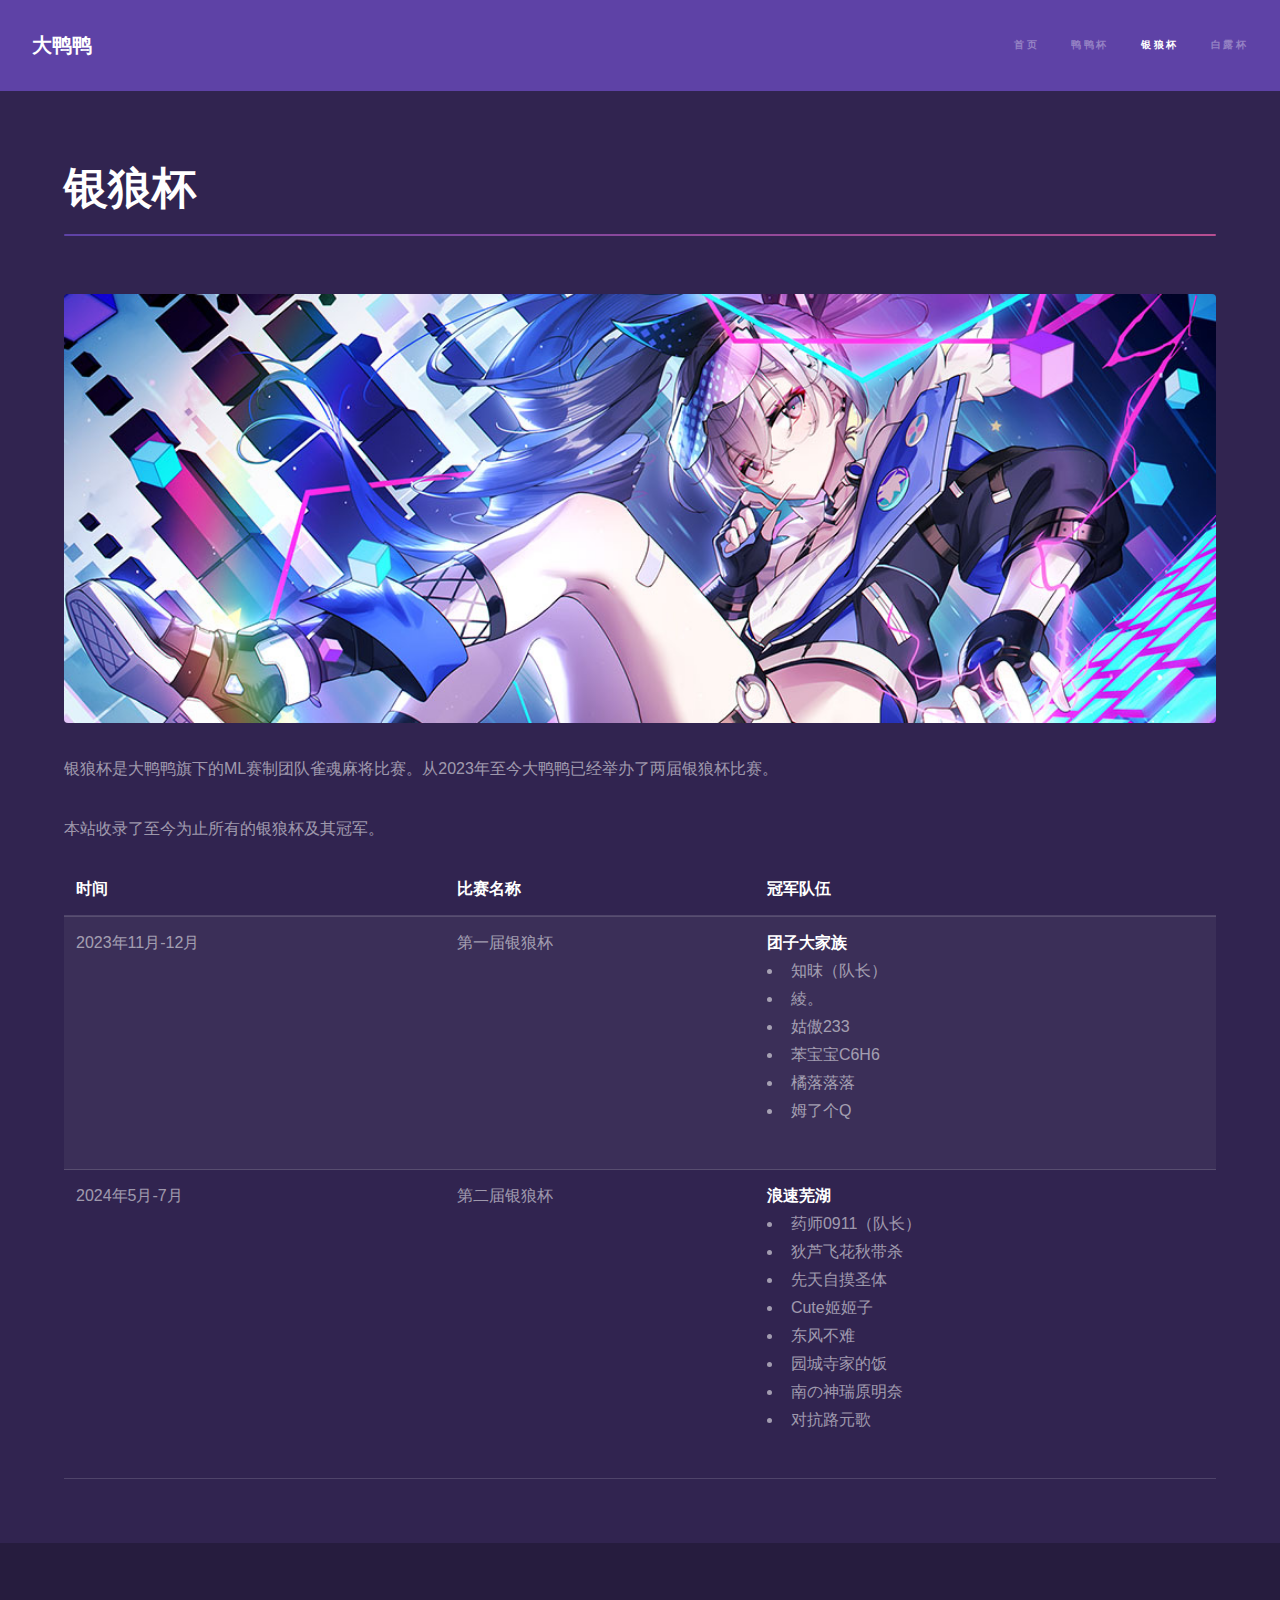
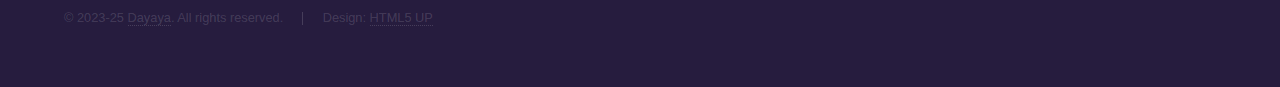
<file: yinlang.html>
<!DOCTYPE HTML>
<!--
	Hyperspace by HTML5 UP
	html5up.net | @ajlkn
	Free for personal and commercial use under the CCA 3.0 license (html5up.net/license)
-->
<html>
	<head>
		<title>大鸭鸭 - 银狼杯</title>
		<meta charset="utf-8" />
		<meta name="viewport" content="width=device-width, initial-scale=1, user-scalable=no" />
		<link rel="stylesheet" href="assets/css/main.css" />
		<link rel="icon" type="image/x-icon" href="/images/favicon.ico">
		<noscript><link rel="stylesheet" href="assets/css/noscript.css" /></noscript>
	</head>
	<body class="is-preload">

		<!-- Header -->
			<header id="header">
				<a href="index.html" class="title">大鸭鸭</a>
				<nav>
					<ul>
						<li><a href="index.html">首页</a></li>
						<li><a href="yaya.html">鸭鸭杯</a></li>
						<li><a href="yinlang.html" class="active">银狼杯</a></li>
						<li><a href="bailu.html">白露杯</a></li>
					</ul>
				</nav>
			</header>

		<!-- Wrapper -->
			<div id="wrapper">

				<!-- Main -->
					<section id="main" class="wrapper">
						<div class="inner">
							<h1 class="major">银狼杯</h1>
							<span class="image fit"><img src="images/pic04b.jpg" alt="" /></span>
							<p>银狼杯是大鸭鸭旗下的ML赛制团队雀魂麻将比赛。从2023年至今大鸭鸭已经举办了两届银狼杯比赛。</p>
							<p>本站收录了至今为止所有的银狼杯及其冠军。</p>
							<div class="table-wrapper">
								<table>
									<thead>
										<tr>
											<th>时间</th>
											<th>比赛名称</th>
											<th>冠军队伍</th>
										</tr>
									</thead>
									<tbody>
										<tr>
											<td>2023年11月-12月</td>
											<td>第一届银狼杯</td>
											<td><strong>团子大家族</strong><br />
												<ul>
													<li>知昩（队长）</li>
													<li>綾。</li>
													<li>姑傲233</li>
													<li>苯宝宝C6H6</li>
													<li>橘落落落</li>
													<li>姆了个Q</li>
												</ul></td>
										</tr>
										<tr>
											<td>2024年5月-7月</td>
											<td>第二届银狼杯</td>
											<td><strong>浪速芜湖</strong><br />
												<ul>
													<li>药师0911（队长）</li>
													<li>狄芦飞花秋带杀</li>
													<li>先天自摸圣体</li>
													<li>Cute姬姬子</li>
													<li>东风不难</li>
													<li>园城寺家的饭</li>
													<li>南の神瑞原明奈</li>
													<li>对抗路元歌</li>
												</ul></td>
										</tr>
									</tbody>
								</table>
							</div>
						</div>
						
					</section>

			</div>

		<!-- Footer -->
			<footer id="footer" class="wrapper alt">
				<div class="inner">
					<ul class="menu">
						<li>&copy; 2023-25 <a href="https://mj00.top" target="_blank">Dayaya</a>. All rights reserved.</li><li>Design: <a href="http://html5up.net" target="_blank">HTML5 UP</a></li>
					</ul>
				</div>
			</footer>

		<!-- Scripts -->
			<script src="assets/js/jquery.min.js"></script>
			<script src="assets/js/jquery.scrollex.min.js"></script>
			<script src="assets/js/jquery.scrolly.min.js"></script>
			<script src="assets/js/browser.min.js"></script>
			<script src="assets/js/breakpoints.min.js"></script>
			<script src="assets/js/util.js"></script>
			<script src="assets/js/main.js"></script>

	</body>
</html>
</file>
<file: assets/css/noscript.css>
/*
	Hyperspace by HTML5 UP
	html5up.net | @ajlkn
	Free for personal and commercial use under the CCA 3.0 license (html5up.net/license)
*/

/* Spotlights */

	.spotlights > section > .image:before {
		opacity: 0 !important;
	}

	.spotlights > section > .content > .inner {
		-moz-transform: none !important;
		-webkit-transform: none !important;
		-ms-transform: none !important;
		transform: none !important;
		opacity: 1 !important;
	}

/* Wrapper */

	.wrapper > .inner {
		opacity: 1 !important;
		-moz-transform: none !important;
		-webkit-transform: none !important;
		-ms-transform: none !important;
		transform: none !important;
	}

/* Sidebar */

	#sidebar > .inner {
		opacity: 1 !important;
	}

	#sidebar nav > ul > li {
		-moz-transform: none !important;
		-webkit-transform: none !important;
		-ms-transform: none !important;
		transform: none !important;
		opacity: 1 !important;
	}
</file>
<file: assets/css/main.css>
@import url(fontawesome-all.min.css);

/*
	Hyperspace by HTML5 UP
	html5up.net | @ajlkn
	Free for personal and commercial use under the CCA 3.0 license (html5up.net/license)
*/

html, body, div, span, applet, object,
iframe, h1, h2, h3, h4, h5, h6, p, blockquote,
pre, a, abbr, acronym, address, big, cite,
code, del, dfn, em, img, ins, kbd, q, s, samp,
small, strike, strong, sub, sup, tt, var, b,
u, i, center, dl, dt, dd, ol, ul, li, fieldset,
form, label, legend, table, caption, tbody,
tfoot, thead, tr, th, td, article, aside,
canvas, details, embed, figure, figcaption,
footer, header, hgroup, menu, nav, output, ruby,
section, summary, time, mark, audio, video {
	margin: 0;
	padding: 0;
	border: 0;
	font-size: 100%;
	font: inherit;
	vertical-align: baseline;}

article, aside, details, figcaption, figure,
footer, header, hgroup, menu, nav, section {
	display: block;}

body {
	line-height: 1;
}

ol, ul {
	list-style: none;
}

blockquote, q {
	quotes: none;
}

	blockquote:before, blockquote:after, q:before, q:after {
		content: '';
		content: none;
	}

table {
	border-collapse: collapse;
	border-spacing: 0;
}

body {
	-webkit-text-size-adjust: none;
}

mark {
	background-color: transparent;
	color: inherit;
}

input::-moz-focus-inner {
	border: 0;
	padding: 0;
}

input, select, textarea {
	-moz-appearance: none;
	-webkit-appearance: none;
	-ms-appearance: none;
	appearance: none;
}

/* Basic */

	@-ms-viewport {
		width: device-width;
	}

	body {
		-ms-overflow-style: scrollbar;
	}

	@media screen and (max-width: 480px) {

		html, body {
			min-width: 320px;
		}

	}

	html {
		box-sizing: border-box;
	}

	*, *:before, *:after {
		box-sizing: inherit;
	}

	body {
		background: #312450;
	}

		body.is-preload *, body.is-preload *:before, body.is-preload *:after {
			-moz-animation: none !important;
			-webkit-animation: none !important;
			-ms-animation: none !important;
			animation: none !important;
			-moz-transition: none !important;
			-webkit-transition: none !important;
			-ms-transition: none !important;
			transition: none !important;
		}

/* Type */

	body, input, select, textarea {
		color: rgba(255, 255, 255, 0.55);
		font-family: Arial, Helvetica, sans-serif;
		font-size: 16.5pt;
		font-weight: normal;
		line-height: 1.75;
	}

		@media screen and (max-width: 1680px) {

			body, input, select, textarea {
				font-size: 13pt;
			}

		}

		@media screen and (max-width: 1280px) {

			body, input, select, textarea {
				font-size: 12pt;
			}

		}

		@media screen and (max-width: 360px) {

			body, input, select, textarea {
				font-size: 11pt;
			}

		}

	a {
		-moz-transition: color 0.2s ease, border-bottom-color 0.2s ease;
		-webkit-transition: color 0.2s ease, border-bottom-color 0.2s ease;
		-ms-transition: color 0.2s ease, border-bottom-color 0.2s ease;
		transition: color 0.2s ease, border-bottom-color 0.2s ease;
		border-bottom: dotted 1px rgba(255, 255, 255, 0.35);
		color: inherit;
		text-decoration: none;
	}

		a:hover {
			border-bottom-color: transparent;
			color: #ffffff;
		}

	strong, b {
		color: #ffffff;
		font-weight: bold;
	}

	em, i {
		font-style: italic;
	}

	p {
		margin: 0 0 2em 0;
	}

	h1, h2, h3, h4, h5, h6 {
		color: #ffffff;
		font-weight: bold;
		line-height: 1.5;
		margin: 0 0 0.5em 0;
	}

		h1 a, h2 a, h3 a, h4 a, h5 a, h6 a {
			color: inherit;
			text-decoration: none;
		}

	h1 {
		font-size: 2.75em;
	}

		h1.major {
			margin: 0 0 1.3em 0;
			position: relative;
			padding-bottom: 0.35em;
		}

			h1.major:after {
				background-image: -moz-linear-gradient(to right, #5e42a6, #b74e91);
				background-image: -webkit-linear-gradient(to right, #5e42a6, #b74e91);
				background-image: -ms-linear-gradient(to right, #5e42a6, #b74e91);
				background-image: linear-gradient(to right, #5e42a6, #b74e91);
				-moz-transition: max-width 0.2s ease;
				-webkit-transition: max-width 0.2s ease;
				-ms-transition: max-width 0.2s ease;
				transition: max-width 0.2s ease;
				border-radius: 0.2em;
				bottom: 0;
				content: '';
				height: 0.05em;
				position: absolute;
				right: 0;
				width: 100%;
			}

	h2 {
		font-size: 1.75em;
	}

	h3 {
		font-size: 1.1em;
	}

	h4 {
		font-size: 1em;
	}

	h5 {
		font-size: 0.8em;
	}

	h6 {
		font-size: 0.6em;
	}

	@media screen and (max-width: 736px) {

		h1 {
			font-size: 2em;
		}

		h2 {
			font-size: 1.25em;
		}

		h3 {
			font-size: 1em;
		}

		h4 {
			font-size: 0.8em;
		}

		h5 {
			font-size: 0.6em;
		}

		h6 {
			font-size: 0.6em;
		}

	}

	sub {
		font-size: 0.8em;
		position: relative;
		top: 0.5em;
	}

	sup {
		font-size: 0.8em;
		position: relative;
		top: -0.5em;
	}

	blockquote {
		border-left: solid 4px rgba(255, 255, 255, 0.15);
		font-style: italic;
		margin: 0 0 2em 0;
		padding: 0.5em 0 0.5em 2em;
	}

	code {
		background: rgba(255, 255, 255, 0.05);
		border-radius: 0.25em;
		border: solid 1px rgba(255, 255, 255, 0.15);
		font-family: "Courier New", monospace;
		font-size: 0.9em;
		margin: 0 0.25em;
		padding: 0.25em 0.65em;
	}

	pre {
		-webkit-overflow-scrolling: touch;
		font-family: "Courier New", monospace;
		font-size: 0.9em;
		margin: 0 0 2em 0;
	}

		pre code {
			display: block;
			line-height: 1.75em;
			padding: 1em 1.5em;
			overflow-x: auto;
		}

	hr {
		border: 0;
		border-bottom: solid 1px rgba(255, 255, 255, 0.15);
		margin: 2em 0;
	}

		hr.major {
			margin: 3em 0;
		}

	.align-left {
		text-align: left;
	}

	.align-center {
		text-align: center;
	}

	.align-right {
		text-align: right;
	}

/* Row */

	.row {
		display: flex;
		flex-wrap: wrap;
		box-sizing: border-box;
		align-items: stretch;
	}

		.row > * {
			box-sizing: border-box;
		}

		.row.gtr-uniform > * > :last-child {
			margin-bottom: 0;
		}

		.row.aln-left {
			justify-content: flex-start;
		}

		.row.aln-center {
			justify-content: center;
		}

		.row.aln-right {
			justify-content: flex-end;
		}

		.row.aln-top {
			align-items: flex-start;
		}

		.row.aln-middle {
			align-items: center;
		}

		.row.aln-bottom {
			align-items: flex-end;
		}

		.row > .imp {
			order: -1;
		}

		.row > .col-1 {
			width: 8.33333%;
		}

		.row > .off-1 {
			margin-left: 8.33333%;
		}

		.row > .col-2 {
			width: 16.66667%;
		}

		.row > .off-2 {
			margin-left: 16.66667%;
		}

		.row > .col-3 {
			width: 25%;
		}

		.row > .off-3 {
			margin-left: 25%;
		}

		.row > .col-4 {
			width: 33.33333%;
		}

		.row > .off-4 {
			margin-left: 33.33333%;
		}

		.row > .col-5 {
			width: 41.66667%;
		}

		.row > .off-5 {
			margin-left: 41.66667%;
		}

		.row > .col-6 {
			width: 50%;
		}

		.row > .off-6 {
			margin-left: 50%;
		}

		.row > .col-7 {
			width: 58.33333%;
		}

		.row > .off-7 {
			margin-left: 58.33333%;
		}

		.row > .col-8 {
			width: 66.66667%;
		}

		.row > .off-8 {
			margin-left: 66.66667%;
		}

		.row > .col-9 {
			width: 75%;
		}

		.row > .off-9 {
			margin-left: 75%;
		}

		.row > .col-10 {
			width: 83.33333%;
		}

		.row > .off-10 {
			margin-left: 83.33333%;
		}

		.row > .col-11 {
			width: 91.66667%;
		}

		.row > .off-11 {
			margin-left: 91.66667%;
		}

		.row > .col-12 {
			width: 100%;
		}

		.row > .off-12 {
			margin-left: 100%;
		}

		.row.gtr-0 {
			margin-top: 0;
			margin-left: 0em;
		}

			.row.gtr-0 > * {
				padding: 0 0 0 0em;
			}

			.row.gtr-0.gtr-uniform {
				margin-top: 0em;
			}

				.row.gtr-0.gtr-uniform > * {
					padding-top: 0em;
				}

		.row.gtr-25 {
			margin-top: 0;
			margin-left: -0.375em;
		}

			.row.gtr-25 > * {
				padding: 0 0 0 0.375em;
			}

			.row.gtr-25.gtr-uniform {
				margin-top: -0.375em;
			}

				.row.gtr-25.gtr-uniform > * {
					padding-top: 0.375em;
				}

		.row.gtr-50 {
			margin-top: 0;
			margin-left: -0.75em;
		}

			.row.gtr-50 > * {
				padding: 0 0 0 0.75em;
			}

			.row.gtr-50.gtr-uniform {
				margin-top: -0.75em;
			}

				.row.gtr-50.gtr-uniform > * {
					padding-top: 0.75em;
				}

		.row {
			margin-top: 0;
			margin-left: -1.5em;
		}

			.row > * {
				padding: 0 0 0 1.5em;
			}

			.row.gtr-uniform {
				margin-top: -1.5em;
			}

				.row.gtr-uniform > * {
					padding-top: 1.5em;
				}

		.row.gtr-150 {
			margin-top: 0;
			margin-left: -2.25em;
		}

			.row.gtr-150 > * {
				padding: 0 0 0 2.25em;
			}

			.row.gtr-150.gtr-uniform {
				margin-top: -2.25em;
			}

				.row.gtr-150.gtr-uniform > * {
					padding-top: 2.25em;
				}

		.row.gtr-200 {
			margin-top: 0;
			margin-left: -3em;
		}

			.row.gtr-200 > * {
				padding: 0 0 0 3em;
			}

			.row.gtr-200.gtr-uniform {
				margin-top: -3em;
			}

				.row.gtr-200.gtr-uniform > * {
					padding-top: 3em;
				}

		@media screen and (max-width: 1680px) {

			.row {
				display: flex;
				flex-wrap: wrap;
				box-sizing: border-box;
				align-items: stretch;
			}

				.row > * {
					box-sizing: border-box;
				}

				.row.gtr-uniform > * > :last-child {
					margin-bottom: 0;
				}

				.row.aln-left {
					justify-content: flex-start;
				}

				.row.aln-center {
					justify-content: center;
				}

				.row.aln-right {
					justify-content: flex-end;
				}

				.row.aln-top {
					align-items: flex-start;
				}

				.row.aln-middle {
					align-items: center;
				}

				.row.aln-bottom {
					align-items: flex-end;
				}

				.row > .imp-xlarge {
					order: -1;
				}

				.row > .col-1-xlarge {
					width: 8.33333%;
				}

				.row > .off-1-xlarge {
					margin-left: 8.33333%;
				}

				.row > .col-2-xlarge {
					width: 16.66667%;
				}

				.row > .off-2-xlarge {
					margin-left: 16.66667%;
				}

				.row > .col-3-xlarge {
					width: 25%;
				}

				.row > .off-3-xlarge {
					margin-left: 25%;
				}

				.row > .col-4-xlarge {
					width: 33.33333%;
				}

				.row > .off-4-xlarge {
					margin-left: 33.33333%;
				}

				.row > .col-5-xlarge {
					width: 41.66667%;
				}

				.row > .off-5-xlarge {
					margin-left: 41.66667%;
				}

				.row > .col-6-xlarge {
					width: 50%;
				}

				.row > .off-6-xlarge {
					margin-left: 50%;
				}

				.row > .col-7-xlarge {
					width: 58.33333%;
				}

				.row > .off-7-xlarge {
					margin-left: 58.33333%;
				}

				.row > .col-8-xlarge {
					width: 66.66667%;
				}

				.row > .off-8-xlarge {
					margin-left: 66.66667%;
				}

				.row > .col-9-xlarge {
					width: 75%;
				}

				.row > .off-9-xlarge {
					margin-left: 75%;
				}

				.row > .col-10-xlarge {
					width: 83.33333%;
				}

				.row > .off-10-xlarge {
					margin-left: 83.33333%;
				}

				.row > .col-11-xlarge {
					width: 91.66667%;
				}

				.row > .off-11-xlarge {
					margin-left: 91.66667%;
				}

				.row > .col-12-xlarge {
					width: 100%;
				}

				.row > .off-12-xlarge {
					margin-left: 100%;
				}

				.row.gtr-0 {
					margin-top: 0;
					margin-left: 0em;
				}

					.row.gtr-0 > * {
						padding: 0 0 0 0em;
					}

					.row.gtr-0.gtr-uniform {
						margin-top: 0em;
					}

						.row.gtr-0.gtr-uniform > * {
							padding-top: 0em;
						}

				.row.gtr-25 {
					margin-top: 0;
					margin-left: -0.375em;
				}

					.row.gtr-25 > * {
						padding: 0 0 0 0.375em;
					}

					.row.gtr-25.gtr-uniform {
						margin-top: -0.375em;
					}

						.row.gtr-25.gtr-uniform > * {
							padding-top: 0.375em;
						}

				.row.gtr-50 {
					margin-top: 0;
					margin-left: -0.75em;
				}

					.row.gtr-50 > * {
						padding: 0 0 0 0.75em;
					}

					.row.gtr-50.gtr-uniform {
						margin-top: -0.75em;
					}

						.row.gtr-50.gtr-uniform > * {
							padding-top: 0.75em;
						}

				.row {
					margin-top: 0;
					margin-left: -1.5em;
				}

					.row > * {
						padding: 0 0 0 1.5em;
					}

					.row.gtr-uniform {
						margin-top: -1.5em;
					}

						.row.gtr-uniform > * {
							padding-top: 1.5em;
						}

				.row.gtr-150 {
					margin-top: 0;
					margin-left: -2.25em;
				}

					.row.gtr-150 > * {
						padding: 0 0 0 2.25em;
					}

					.row.gtr-150.gtr-uniform {
						margin-top: -2.25em;
					}

						.row.gtr-150.gtr-uniform > * {
							padding-top: 2.25em;
						}

				.row.gtr-200 {
					margin-top: 0;
					margin-left: -3em;
				}

					.row.gtr-200 > * {
						padding: 0 0 0 3em;
					}

					.row.gtr-200.gtr-uniform {
						margin-top: -3em;
					}

						.row.gtr-200.gtr-uniform > * {
							padding-top: 3em;
						}

		}

		@media screen and (max-width: 1280px) {

			.row {
				display: flex;
				flex-wrap: wrap;
				box-sizing: border-box;
				align-items: stretch;
			}

				.row > * {
					box-sizing: border-box;
				}

				.row.gtr-uniform > * > :last-child {
					margin-bottom: 0;
				}

				.row.aln-left {
					justify-content: flex-start;
				}

				.row.aln-center {
					justify-content: center;
				}

				.row.aln-right {
					justify-content: flex-end;
				}

				.row.aln-top {
					align-items: flex-start;
				}

				.row.aln-middle {
					align-items: center;
				}

				.row.aln-bottom {
					align-items: flex-end;
				}

				.row > .imp-large {
					order: -1;
				}

				.row > .col-1-large {
					width: 8.33333%;
				}

				.row > .off-1-large {
					margin-left: 8.33333%;
				}

				.row > .col-2-large {
					width: 16.66667%;
				}

				.row > .off-2-large {
					margin-left: 16.66667%;
				}

				.row > .col-3-large {
					width: 25%;
				}

				.row > .off-3-large {
					margin-left: 25%;
				}

				.row > .col-4-large {
					width: 33.33333%;
				}

				.row > .off-4-large {
					margin-left: 33.33333%;
				}

				.row > .col-5-large {
					width: 41.66667%;
				}

				.row > .off-5-large {
					margin-left: 41.66667%;
				}

				.row > .col-6-large {
					width: 50%;
				}

				.row > .off-6-large {
					margin-left: 50%;
				}

				.row > .col-7-large {
					width: 58.33333%;
				}

				.row > .off-7-large {
					margin-left: 58.33333%;
				}

				.row > .col-8-large {
					width: 66.66667%;
				}

				.row > .off-8-large {
					margin-left: 66.66667%;
				}

				.row > .col-9-large {
					width: 75%;
				}

				.row > .off-9-large {
					margin-left: 75%;
				}

				.row > .col-10-large {
					width: 83.33333%;
				}

				.row > .off-10-large {
					margin-left: 83.33333%;
				}

				.row > .col-11-large {
					width: 91.66667%;
				}

				.row > .off-11-large {
					margin-left: 91.66667%;
				}

				.row > .col-12-large {
					width: 100%;
				}

				.row > .off-12-large {
					margin-left: 100%;
				}

				.row.gtr-0 {
					margin-top: 0;
					margin-left: 0em;
				}

					.row.gtr-0 > * {
						padding: 0 0 0 0em;
					}

					.row.gtr-0.gtr-uniform {
						margin-top: 0em;
					}

						.row.gtr-0.gtr-uniform > * {
							padding-top: 0em;
						}

				.row.gtr-25 {
					margin-top: 0;
					margin-left: -0.375em;
				}

					.row.gtr-25 > * {
						padding: 0 0 0 0.375em;
					}

					.row.gtr-25.gtr-uniform {
						margin-top: -0.375em;
					}

						.row.gtr-25.gtr-uniform > * {
							padding-top: 0.375em;
						}

				.row.gtr-50 {
					margin-top: 0;
					margin-left: -0.75em;
				}

					.row.gtr-50 > * {
						padding: 0 0 0 0.75em;
					}

					.row.gtr-50.gtr-uniform {
						margin-top: -0.75em;
					}

						.row.gtr-50.gtr-uniform > * {
							padding-top: 0.75em;
						}

				.row {
					margin-top: 0;
					margin-left: -1.5em;
				}

					.row > * {
						padding: 0 0 0 1.5em;
					}

					.row.gtr-uniform {
						margin-top: -1.5em;
					}

						.row.gtr-uniform > * {
							padding-top: 1.5em;
						}

				.row.gtr-150 {
					margin-top: 0;
					margin-left: -2.25em;
				}

					.row.gtr-150 > * {
						padding: 0 0 0 2.25em;
					}

					.row.gtr-150.gtr-uniform {
						margin-top: -2.25em;
					}

						.row.gtr-150.gtr-uniform > * {
							padding-top: 2.25em;
						}

				.row.gtr-200 {
					margin-top: 0;
					margin-left: -3em;
				}

					.row.gtr-200 > * {
						padding: 0 0 0 3em;
					}

					.row.gtr-200.gtr-uniform {
						margin-top: -3em;
					}

						.row.gtr-200.gtr-uniform > * {
							padding-top: 3em;
						}

		}

		@media screen and (max-width: 980px) {

			.row {
				display: flex;
				flex-wrap: wrap;
				box-sizing: border-box;
				align-items: stretch;
			}

				.row > * {
					box-sizing: border-box;
				}

				.row.gtr-uniform > * > :last-child {
					margin-bottom: 0;
				}

				.row.aln-left {
					justify-content: flex-start;
				}

				.row.aln-center {
					justify-content: center;
				}

				.row.aln-right {
					justify-content: flex-end;
				}

				.row.aln-top {
					align-items: flex-start;
				}

				.row.aln-middle {
					align-items: center;
				}

				.row.aln-bottom {
					align-items: flex-end;
				}

				.row > .imp-medium {
					order: -1;
				}

				.row > .col-1-medium {
					width: 8.33333%;
				}

				.row > .off-1-medium {
					margin-left: 8.33333%;
				}

				.row > .col-2-medium {
					width: 16.66667%;
				}

				.row > .off-2-medium {
					margin-left: 16.66667%;
				}

				.row > .col-3-medium {
					width: 25%;
				}

				.row > .off-3-medium {
					margin-left: 25%;
				}

				.row > .col-4-medium {
					width: 33.33333%;
				}

				.row > .off-4-medium {
					margin-left: 33.33333%;
				}

				.row > .col-5-medium {
					width: 41.66667%;
				}

				.row > .off-5-medium {
					margin-left: 41.66667%;
				}

				.row > .col-6-medium {
					width: 50%;
				}

				.row > .off-6-medium {
					margin-left: 50%;
				}

				.row > .col-7-medium {
					width: 58.33333%;
				}

				.row > .off-7-medium {
					margin-left: 58.33333%;
				}

				.row > .col-8-medium {
					width: 66.66667%;
				}

				.row > .off-8-medium {
					margin-left: 66.66667%;
				}

				.row > .col-9-medium {
					width: 75%;
				}

				.row > .off-9-medium {
					margin-left: 75%;
				}

				.row > .col-10-medium {
					width: 83.33333%;
				}

				.row > .off-10-medium {
					margin-left: 83.33333%;
				}

				.row > .col-11-medium {
					width: 91.66667%;
				}

				.row > .off-11-medium {
					margin-left: 91.66667%;
				}

				.row > .col-12-medium {
					width: 100%;
				}

				.row > .off-12-medium {
					margin-left: 100%;
				}

				.row.gtr-0 {
					margin-top: 0;
					margin-left: 0em;
				}

					.row.gtr-0 > * {
						padding: 0 0 0 0em;
					}

					.row.gtr-0.gtr-uniform {
						margin-top: 0em;
					}

						.row.gtr-0.gtr-uniform > * {
							padding-top: 0em;
						}

				.row.gtr-25 {
					margin-top: 0;
					margin-left: -0.375em;
				}

					.row.gtr-25 > * {
						padding: 0 0 0 0.375em;
					}

					.row.gtr-25.gtr-uniform {
						margin-top: -0.375em;
					}

						.row.gtr-25.gtr-uniform > * {
							padding-top: 0.375em;
						}

				.row.gtr-50 {
					margin-top: 0;
					margin-left: -0.75em;
				}

					.row.gtr-50 > * {
						padding: 0 0 0 0.75em;
					}

					.row.gtr-50.gtr-uniform {
						margin-top: -0.75em;
					}

						.row.gtr-50.gtr-uniform > * {
							padding-top: 0.75em;
						}

				.row {
					margin-top: 0;
					margin-left: -1.5em;
				}

					.row > * {
						padding: 0 0 0 1.5em;
					}

					.row.gtr-uniform {
						margin-top: -1.5em;
					}

						.row.gtr-uniform > * {
							padding-top: 1.5em;
						}

				.row.gtr-150 {
					margin-top: 0;
					margin-left: -2.25em;
				}

					.row.gtr-150 > * {
						padding: 0 0 0 2.25em;
					}

					.row.gtr-150.gtr-uniform {
						margin-top: -2.25em;
					}

						.row.gtr-150.gtr-uniform > * {
							padding-top: 2.25em;
						}

				.row.gtr-200 {
					margin-top: 0;
					margin-left: -3em;
				}

					.row.gtr-200 > * {
						padding: 0 0 0 3em;
					}

					.row.gtr-200.gtr-uniform {
						margin-top: -3em;
					}

						.row.gtr-200.gtr-uniform > * {
							padding-top: 3em;
						}

		}

		@media screen and (max-width: 736px) {

			.row {
				display: flex;
				flex-wrap: wrap;
				box-sizing: border-box;
				align-items: stretch;
			}

				.row > * {
					box-sizing: border-box;
				}

				.row.gtr-uniform > * > :last-child {
					margin-bottom: 0;
				}

				.row.aln-left {
					justify-content: flex-start;
				}

				.row.aln-center {
					justify-content: center;
				}

				.row.aln-right {
					justify-content: flex-end;
				}

				.row.aln-top {
					align-items: flex-start;
				}

				.row.aln-middle {
					align-items: center;
				}

				.row.aln-bottom {
					align-items: flex-end;
				}

				.row > .imp-small {
					order: -1;
				}

				.row > .col-1-small {
					width: 8.33333%;
				}

				.row > .off-1-small {
					margin-left: 8.33333%;
				}

				.row > .col-2-small {
					width: 16.66667%;
				}

				.row > .off-2-small {
					margin-left: 16.66667%;
				}

				.row > .col-3-small {
					width: 25%;
				}

				.row > .off-3-small {
					margin-left: 25%;
				}

				.row > .col-4-small {
					width: 33.33333%;
				}

				.row > .off-4-small {
					margin-left: 33.33333%;
				}

				.row > .col-5-small {
					width: 41.66667%;
				}

				.row > .off-5-small {
					margin-left: 41.66667%;
				}

				.row > .col-6-small {
					width: 50%;
				}

				.row > .off-6-small {
					margin-left: 50%;
				}

				.row > .col-7-small {
					width: 58.33333%;
				}

				.row > .off-7-small {
					margin-left: 58.33333%;
				}

				.row > .col-8-small {
					width: 66.66667%;
				}

				.row > .off-8-small {
					margin-left: 66.66667%;
				}

				.row > .col-9-small {
					width: 75%;
				}

				.row > .off-9-small {
					margin-left: 75%;
				}

				.row > .col-10-small {
					width: 83.33333%;
				}

				.row > .off-10-small {
					margin-left: 83.33333%;
				}

				.row > .col-11-small {
					width: 91.66667%;
				}

				.row > .off-11-small {
					margin-left: 91.66667%;
				}

				.row > .col-12-small {
					width: 100%;
				}

				.row > .off-12-small {
					margin-left: 100%;
				}

				.row.gtr-0 {
					margin-top: 0;
					margin-left: 0em;
				}

					.row.gtr-0 > * {
						padding: 0 0 0 0em;
					}

					.row.gtr-0.gtr-uniform {
						margin-top: 0em;
					}

						.row.gtr-0.gtr-uniform > * {
							padding-top: 0em;
						}

				.row.gtr-25 {
					margin-top: 0;
					margin-left: -0.375em;
				}

					.row.gtr-25 > * {
						padding: 0 0 0 0.375em;
					}

					.row.gtr-25.gtr-uniform {
						margin-top: -0.375em;
					}

						.row.gtr-25.gtr-uniform > * {
							padding-top: 0.375em;
						}

				.row.gtr-50 {
					margin-top: 0;
					margin-left: -0.75em;
				}

					.row.gtr-50 > * {
						padding: 0 0 0 0.75em;
					}

					.row.gtr-50.gtr-uniform {
						margin-top: -0.75em;
					}

						.row.gtr-50.gtr-uniform > * {
							padding-top: 0.75em;
						}

				.row {
					margin-top: 0;
					margin-left: -1.5em;
				}

					.row > * {
						padding: 0 0 0 1.5em;
					}

					.row.gtr-uniform {
						margin-top: -1.5em;
					}

						.row.gtr-uniform > * {
							padding-top: 1.5em;
						}

				.row.gtr-150 {
					margin-top: 0;
					margin-left: -2.25em;
				}

					.row.gtr-150 > * {
						padding: 0 0 0 2.25em;
					}

					.row.gtr-150.gtr-uniform {
						margin-top: -2.25em;
					}

						.row.gtr-150.gtr-uniform > * {
							padding-top: 2.25em;
						}

				.row.gtr-200 {
					margin-top: 0;
					margin-left: -3em;
				}

					.row.gtr-200 > * {
						padding: 0 0 0 3em;
					}

					.row.gtr-200.gtr-uniform {
						margin-top: -3em;
					}

						.row.gtr-200.gtr-uniform > * {
							padding-top: 3em;
						}

		}

		@media screen and (max-width: 480px) {

			.row {
				display: flex;
				flex-wrap: wrap;
				box-sizing: border-box;
				align-items: stretch;
			}

				.row > * {
					box-sizing: border-box;
				}

				.row.gtr-uniform > * > :last-child {
					margin-bottom: 0;
				}

				.row.aln-left {
					justify-content: flex-start;
				}

				.row.aln-center {
					justify-content: center;
				}

				.row.aln-right {
					justify-content: flex-end;
				}

				.row.aln-top {
					align-items: flex-start;
				}

				.row.aln-middle {
					align-items: center;
				}

				.row.aln-bottom {
					align-items: flex-end;
				}

				.row > .imp-xsmall {
					order: -1;
				}

				.row > .col-1-xsmall {
					width: 8.33333%;
				}

				.row > .off-1-xsmall {
					margin-left: 8.33333%;
				}

				.row > .col-2-xsmall {
					width: 16.66667%;
				}

				.row > .off-2-xsmall {
					margin-left: 16.66667%;
				}

				.row > .col-3-xsmall {
					width: 25%;
				}

				.row > .off-3-xsmall {
					margin-left: 25%;
				}

				.row > .col-4-xsmall {
					width: 33.33333%;
				}

				.row > .off-4-xsmall {
					margin-left: 33.33333%;
				}

				.row > .col-5-xsmall {
					width: 41.66667%;
				}

				.row > .off-5-xsmall {
					margin-left: 41.66667%;
				}

				.row > .col-6-xsmall {
					width: 50%;
				}

				.row > .off-6-xsmall {
					margin-left: 50%;
				}

				.row > .col-7-xsmall {
					width: 58.33333%;
				}

				.row > .off-7-xsmall {
					margin-left: 58.33333%;
				}

				.row > .col-8-xsmall {
					width: 66.66667%;
				}

				.row > .off-8-xsmall {
					margin-left: 66.66667%;
				}

				.row > .col-9-xsmall {
					width: 75%;
				}

				.row > .off-9-xsmall {
					margin-left: 75%;
				}

				.row > .col-10-xsmall {
					width: 83.33333%;
				}

				.row > .off-10-xsmall {
					margin-left: 83.33333%;
				}

				.row > .col-11-xsmall {
					width: 91.66667%;
				}

				.row > .off-11-xsmall {
					margin-left: 91.66667%;
				}

				.row > .col-12-xsmall {
					width: 100%;
				}

				.row > .off-12-xsmall {
					margin-left: 100%;
				}

				.row.gtr-0 {
					margin-top: 0;
					margin-left: 0em;
				}

					.row.gtr-0 > * {
						padding: 0 0 0 0em;
					}

					.row.gtr-0.gtr-uniform {
						margin-top: 0em;
					}

						.row.gtr-0.gtr-uniform > * {
							padding-top: 0em;
						}

				.row.gtr-25 {
					margin-top: 0;
					margin-left: -0.375em;
				}

					.row.gtr-25 > * {
						padding: 0 0 0 0.375em;
					}

					.row.gtr-25.gtr-uniform {
						margin-top: -0.375em;
					}

						.row.gtr-25.gtr-uniform > * {
							padding-top: 0.375em;
						}

				.row.gtr-50 {
					margin-top: 0;
					margin-left: -0.75em;
				}

					.row.gtr-50 > * {
						padding: 0 0 0 0.75em;
					}

					.row.gtr-50.gtr-uniform {
						margin-top: -0.75em;
					}

						.row.gtr-50.gtr-uniform > * {
							padding-top: 0.75em;
						}

				.row {
					margin-top: 0;
					margin-left: -1.5em;
				}

					.row > * {
						padding: 0 0 0 1.5em;
					}

					.row.gtr-uniform {
						margin-top: -1.5em;
					}

						.row.gtr-uniform > * {
							padding-top: 1.5em;
						}

				.row.gtr-150 {
					margin-top: 0;
					margin-left: -2.25em;
				}

					.row.gtr-150 > * {
						padding: 0 0 0 2.25em;
					}

					.row.gtr-150.gtr-uniform {
						margin-top: -2.25em;
					}

						.row.gtr-150.gtr-uniform > * {
							padding-top: 2.25em;
						}

				.row.gtr-200 {
					margin-top: 0;
					margin-left: -3em;
				}

					.row.gtr-200 > * {
						padding: 0 0 0 3em;
					}

					.row.gtr-200.gtr-uniform {
						margin-top: -3em;
					}

						.row.gtr-200.gtr-uniform > * {
							padding-top: 3em;
						}

		}

/* Box */

	.box {
		border-radius: 0.25em;
		border: solid 1px rgba(255, 255, 255, 0.15);
		margin-bottom: 2em;
		padding: 1.5em;
	}

		.box > :last-child,
		.box > :last-child > :last-child,
		.box > :last-child > :last-child > :last-child {
			margin-bottom: 0;
		}

		.box.alt {
			border: 0;
			border-radius: 0;
			padding: 0;
		}

/* Button */

	input[type="submit"],
	input[type="reset"],
	input[type="button"],
	button,
	.button {
		-moz-appearance: none;
		-webkit-appearance: none;
		-ms-appearance: none;
		appearance: none;
		-moz-transition: border-color 0.2s ease;
		-webkit-transition: border-color 0.2s ease;
		-ms-transition: border-color 0.2s ease;
		transition: border-color 0.2s ease;
		background-color: transparent;
		border: solid 1px !important;
		border-color: rgba(255, 255, 255, 0.15) !important;
		border-radius: 3em;
		color: #ffffff !important;
		cursor: pointer;
		display: inline-block;
		font-size: 0.6em;
		font-weight: bold;
		height: calc(4.75em + 2px);
		letter-spacing: 0.25em;
		line-height: 4.75em;
		outline: 0;
		padding: 0 3.75em;
		position: relative;
		text-align: center;
		text-decoration: none;
		text-transform: uppercase;
		white-space: nowrap;
	}

		input[type="submit"]:after,
		input[type="reset"]:after,
		input[type="button"]:after,
		button:after,
		.button:after {
			-moz-transform: scale(0.25);
			-webkit-transform: scale(0.25);
			-ms-transform: scale(0.25);
			transform: scale(0.25);
			pointer-events: none;
			-moz-transition: opacity 0.2s ease, -moz-transform 0.2s ease;
			-webkit-transition: opacity 0.2s ease, -webkit-transform 0.2s ease;
			-ms-transition: opacity 0.2s ease, -ms-transform 0.2s ease;
			transition: opacity 0.2s ease, transform 0.2s ease;
			background: #ffffff;
			border-radius: 3em;
			content: '';
			height: 100%;
			left: 0;
			opacity: 0;
			position: absolute;
			top: 0;
			width: 100%;
		}

		input[type="submit"].icon:before,
		input[type="reset"].icon:before,
		input[type="button"].icon:before,
		button.icon:before,
		.button.icon:before {
			margin-right: 0.75em;
		}

		input[type="submit"].fit,
		input[type="reset"].fit,
		input[type="button"].fit,
		button.fit,
		.button.fit {
			width: 100%;
		}

		input[type="submit"].small,
		input[type="reset"].small,
		input[type="button"].small,
		button.small,
		.button.small {
			font-size: 0.4em;
		}

		input[type="submit"].large,
		input[type="reset"].large,
		input[type="button"].large,
		button.large,
		.button.large {
			font-size: 0.8em;
		}

		input[type="submit"].primary,
		input[type="reset"].primary,
		input[type="button"].primary,
		button.primary,
		.button.primary {
			background-color: #ffffff;
			color: #312450 !important;
		}

			input[type="submit"].primary:after,
			input[type="reset"].primary:after,
			input[type="button"].primary:after,
			button.primary:after,
			.button.primary:after {
				display: none;
			}

		input[type="submit"].disabled, input[type="submit"]:disabled,
		input[type="reset"].disabled,
		input[type="reset"]:disabled,
		input[type="button"].disabled,
		input[type="button"]:disabled,
		button.disabled,
		button:disabled,
		.button.disabled,
		.button:disabled {
			cursor: default;
			opacity: 0.5;
			pointer-events: none;
		}

		input[type="submit"]:hover,
		input[type="reset"]:hover,
		input[type="button"]:hover,
		button:hover,
		.button:hover {
			border-color: rgba(255, 255, 255, 0.55) !important;
		}

			input[type="submit"]:hover:after,
			input[type="reset"]:hover:after,
			input[type="button"]:hover:after,
			button:hover:after,
			.button:hover:after {
				opacity: 0.05;
				-moz-transform: scale(1);
				-webkit-transform: scale(1);
				-ms-transform: scale(1);
				transform: scale(1);
			}

			input[type="submit"]:hover:active,
			input[type="reset"]:hover:active,
			input[type="button"]:hover:active,
			button:hover:active,
			.button:hover:active {
				border-color: #ffffff !important;
			}

				input[type="submit"]:hover:active:after,
				input[type="reset"]:hover:active:after,
				input[type="button"]:hover:active:after,
				button:hover:active:after,
				.button:hover:active:after {
					opacity: 0.1;
				}

/* Features */

	.features {
		display: -moz-flex;
		display: -webkit-flex;
		display: -ms-flex;
		display: flex;
		-moz-flex-wrap: wrap;
		-webkit-flex-wrap: wrap;
		-ms-flex-wrap: wrap;
		flex-wrap: wrap;
		border-radius: 0.25em;
		border: solid 1px rgba(255, 255, 255, 0.15);
		background: rgba(255, 255, 255, 0.05);
		margin: 0 0 2em 0;
	}

		.features section {
			padding: 3.5em 3em 1em 7em ;
			width: 50%;
			border-top: solid 1px rgba(255, 255, 255, 0.15);
			position: relative;
		}

			.features section:nth-child(-n + 2) {
				border-top-width: 0;
			}

			.features section:nth-child(2n) {
				border-left: solid 1px rgba(255, 255, 255, 0.15);
			}

			.features section .icon {
				-moz-transition: opacity 0.5s ease, -moz-transform 0.5s ease;
				-webkit-transition: opacity 0.5s ease, -webkit-transform 0.5s ease;
				-ms-transition: opacity 0.5s ease, -ms-transform 0.5s ease;
				transition: opacity 0.5s ease, transform 0.5s ease;
				-moz-transition-delay: 1s;
				-webkit-transition-delay: 1s;
				-ms-transition-delay: 1s;
				transition-delay: 1s;
				-moz-transform: scale(1);
				-webkit-transform: scale(1);
				-ms-transform: scale(1);
				transform: scale(1);
				position: absolute;
				left: 3em;
				top: 3em;
				opacity: 1;
			}

			.features section:nth-child(1) .icon {
				-moz-transition-delay: 0.15s;
				-webkit-transition-delay: 0.15s;
				-ms-transition-delay: 0.15s;
				transition-delay: 0.15s;
			}

			.features section:nth-child(2) .icon {
				-moz-transition-delay: 0.3s;
				-webkit-transition-delay: 0.3s;
				-ms-transition-delay: 0.3s;
				transition-delay: 0.3s;
			}

			.features section:nth-child(3) .icon {
				-moz-transition-delay: 0.45s;
				-webkit-transition-delay: 0.45s;
				-ms-transition-delay: 0.45s;
				transition-delay: 0.45s;
			}

			.features section:nth-child(4) .icon {
				-moz-transition-delay: 0.6s;
				-webkit-transition-delay: 0.6s;
				-ms-transition-delay: 0.6s;
				transition-delay: 0.6s;
			}

			.features section:nth-child(5) .icon {
				-moz-transition-delay: 0.75s;
				-webkit-transition-delay: 0.75s;
				-ms-transition-delay: 0.75s;
				transition-delay: 0.75s;
			}

			.features section:nth-child(6) .icon {
				-moz-transition-delay: 0.9s;
				-webkit-transition-delay: 0.9s;
				-ms-transition-delay: 0.9s;
				transition-delay: 0.9s;
			}

			.features section:nth-child(7) .icon {
				-moz-transition-delay: 1.05s;
				-webkit-transition-delay: 1.05s;
				-ms-transition-delay: 1.05s;
				transition-delay: 1.05s;
			}

			.features section:nth-child(8) .icon {
				-moz-transition-delay: 1.2s;
				-webkit-transition-delay: 1.2s;
				-ms-transition-delay: 1.2s;
				transition-delay: 1.2s;
			}

			.features section:nth-child(9) .icon {
				-moz-transition-delay: 1.35s;
				-webkit-transition-delay: 1.35s;
				-ms-transition-delay: 1.35s;
				transition-delay: 1.35s;
			}

			.features section:nth-child(10) .icon {
				-moz-transition-delay: 1.5s;
				-webkit-transition-delay: 1.5s;
				-ms-transition-delay: 1.5s;
				transition-delay: 1.5s;
			}

			.features section:nth-child(11) .icon {
				-moz-transition-delay: 1.65s;
				-webkit-transition-delay: 1.65s;
				-ms-transition-delay: 1.65s;
				transition-delay: 1.65s;
			}

			.features section:nth-child(12) .icon {
				-moz-transition-delay: 1.8s;
				-webkit-transition-delay: 1.8s;
				-ms-transition-delay: 1.8s;
				transition-delay: 1.8s;
			}

			.features section:nth-child(13) .icon {
				-moz-transition-delay: 1.95s;
				-webkit-transition-delay: 1.95s;
				-ms-transition-delay: 1.95s;
				transition-delay: 1.95s;
			}

			.features section:nth-child(14) .icon {
				-moz-transition-delay: 2.1s;
				-webkit-transition-delay: 2.1s;
				-ms-transition-delay: 2.1s;
				transition-delay: 2.1s;
			}

			.features section:nth-child(15) .icon {
				-moz-transition-delay: 2.25s;
				-webkit-transition-delay: 2.25s;
				-ms-transition-delay: 2.25s;
				transition-delay: 2.25s;
			}

			.features section:nth-child(16) .icon {
				-moz-transition-delay: 2.4s;
				-webkit-transition-delay: 2.4s;
				-ms-transition-delay: 2.4s;
				transition-delay: 2.4s;
			}

			.features section:nth-child(17) .icon {
				-moz-transition-delay: 2.55s;
				-webkit-transition-delay: 2.55s;
				-ms-transition-delay: 2.55s;
				transition-delay: 2.55s;
			}

			.features section:nth-child(18) .icon {
				-moz-transition-delay: 2.7s;
				-webkit-transition-delay: 2.7s;
				-ms-transition-delay: 2.7s;
				transition-delay: 2.7s;
			}

			.features section:nth-child(19) .icon {
				-moz-transition-delay: 2.85s;
				-webkit-transition-delay: 2.85s;
				-ms-transition-delay: 2.85s;
				transition-delay: 2.85s;
			}

			.features section:nth-child(20) .icon {
				-moz-transition-delay: 3s;
				-webkit-transition-delay: 3s;
				-ms-transition-delay: 3s;
				transition-delay: 3s;
			}

		.features.inactive section .icon {
			-moz-transform: scale(0.5);
			-webkit-transform: scale(0.5);
			-ms-transform: scale(0.5);
			transform: scale(0.5);
			opacity: 0;
		}

		@media screen and (max-width: 980px) {

			.features {
				display: block;
			}

				.features section {
					border-top-width: 1px !important;
					border-left-width: 0 !important;
					width: 100%;
				}

					.features section:first-child {
						border-top-width: 0 !important;
					}

		}

		@media screen and (max-width: 736px) {

			.features section {
				padding: 2.5em 1.5em 0.1em 5.5em ;
			}

				.features section .icon {
					left: 1.5em;
					top: 2em;
				}

		}

		@media screen and (max-width: 480px) {

			.features section {
				padding: 2em 1.5em 0.1em 1.5em ;
			}

				.features section .icon {
					left: 0;
					position: relative;
					top: 0;
				}

		}

/* Form */

	form {
		margin: 0 0 2em 0;
	}

		form > :last-child {
			margin-bottom: 0;
		}

		form > .fields {
			display: -moz-flex;
			display: -webkit-flex;
			display: -ms-flex;
			display: flex;
			-moz-flex-wrap: wrap;
			-webkit-flex-wrap: wrap;
			-ms-flex-wrap: wrap;
			flex-wrap: wrap;
			width: calc(100% + 3em);
			margin: -1.5em 0 2em -1.5em;
		}

			form > .fields > .field {
				-moz-flex-grow: 0;
				-webkit-flex-grow: 0;
				-ms-flex-grow: 0;
				flex-grow: 0;
				-moz-flex-shrink: 0;
				-webkit-flex-shrink: 0;
				-ms-flex-shrink: 0;
				flex-shrink: 0;
				padding: 1.5em 0 0 1.5em;
				width: calc(100% - 1.5em);
			}

				form > .fields > .field.half {
					width: calc(50% - 0.75em);
				}

				form > .fields > .field.third {
					width: calc(100%/3 - 0.5em);
				}

				form > .fields > .field.quarter {
					width: calc(25% - 0.375em);
				}

		@media screen and (max-width: 480px) {

			form > .fields {
				width: calc(100% + 3em);
				margin: -1.5em 0 2em -1.5em;
			}

				form > .fields > .field {
					padding: 1.5em 0 0 1.5em;
					width: calc(100% - 1.5em);
				}

					form > .fields > .field.half {
						width: calc(100% - 1.5em);
					}

					form > .fields > .field.third {
						width: calc(100% - 1.5em);
					}

					form > .fields > .field.quarter {
						width: calc(100% - 1.5em);
					}

		}

	label {
		color: #ffffff;
		font-weight: bold;
		line-height: 1.5;
		margin: 0 0 0.7em 0;
		display: block;
		font-size: 1.1em;
	}

	input[type="text"],
	input[type="password"],
	input[type="email"],
	input[type="tel"],
	select,
	textarea {
		-moz-appearance: none;
		-webkit-appearance: none;
		-ms-appearance: none;
		appearance: none;
		background: rgba(255, 255, 255, 0.05);
		border-radius: 0.25em;
		border: none;
		border: solid 1px rgba(255, 255, 255, 0.15);
		color: inherit;
		display: block;
		outline: 0;
		padding: 0 1em;
		text-decoration: none;
		width: 100%;
	}

		input[type="text"]:invalid,
		input[type="password"]:invalid,
		input[type="email"]:invalid,
		input[type="tel"]:invalid,
		select:invalid,
		textarea:invalid {
			box-shadow: none;
		}

		input[type="text"]:focus,
		input[type="password"]:focus,
		input[type="email"]:focus,
		input[type="tel"]:focus,
		select:focus,
		textarea:focus {
			border-color: #ffffff;
			box-shadow: 0 0 0 1px #ffffff;
		}

	select {
		background-image: url("data:image/svg+xml;charset=utf8,%3Csvg xmlns='http://www.w3.org/2000/svg' width='40' height='40' preserveAspectRatio='none' viewBox='0 0 40 40'%3E%3Cpath d='M9.4,12.3l10.4,10.4l10.4-10.4c0.2-0.2,0.5-0.4,0.9-0.4c0.3,0,0.6,0.1,0.9,0.4l3.3,3.3c0.2,0.2,0.4,0.5,0.4,0.9 c0,0.4-0.1,0.6-0.4,0.9L20.7,31.9c-0.2,0.2-0.5,0.4-0.9,0.4c-0.3,0-0.6-0.1-0.9-0.4L4.3,17.3c-0.2-0.2-0.4-0.5-0.4-0.9 c0-0.4,0.1-0.6,0.4-0.9l3.3-3.3c0.2-0.2,0.5-0.4,0.9-0.4S9.1,12.1,9.4,12.3z' fill='rgba(255, 255, 255, 0.15)' /%3E%3C/svg%3E");
		background-size: 1.25rem;
		background-repeat: no-repeat;
		background-position: calc(100% - 1rem) center;
		height: 2.75em;
		padding-right: 2.75em;
		text-overflow: ellipsis;
	}

		select option {
			color: #ffffff;
			background: #312450;
		}

		select:focus::-ms-value {
			background-color: transparent;
		}

		select::-ms-expand {
			display: none;
		}

	input[type="text"],
	input[type="password"],
	input[type="email"],
	select {
		height: 2.75em;
	}

	textarea {
		padding: 0.75em 1em;
	}

		body.is-ie textarea {
			min-height: 10em;
		}

	input[type="checkbox"],
	input[type="radio"] {
		-moz-appearance: none;
		-webkit-appearance: none;
		-ms-appearance: none;
		appearance: none;
		display: block;
		float: left;
		margin-right: -2em;
		opacity: 0;
		width: 1em;
		z-index: -1;
	}

		input[type="checkbox"] + label,
		input[type="radio"] + label {
			text-decoration: none;
			color: rgba(255, 255, 255, 0.55);
			cursor: pointer;
			display: inline-block;
			font-size: 1em;
			font-weight: normal;
			padding-left: 2.4em;
			padding-right: 0.75em;
			position: relative;
		}

			input[type="checkbox"] + label:before,
			input[type="radio"] + label:before {
				-moz-osx-font-smoothing: grayscale;
				-webkit-font-smoothing: antialiased;
				display: inline-block;
				font-style: normal;
				font-variant: normal;
				text-rendering: auto;
				line-height: 1;
				text-transform: none !important;
				font-family: 'Font Awesome 5 Free';
				font-weight: 900;
			}

			input[type="checkbox"] + label:before,
			input[type="radio"] + label:before {
				background: rgba(255, 255, 255, 0.05);
				border-radius: 0.25em;
				border: solid 1px rgba(255, 255, 255, 0.15);
				content: '';
				display: inline-block;
				font-size: 0.8em;
				height: 2.0625em;
				left: 0;
				line-height: 2.0625em;
				position: absolute;
				text-align: center;
				top: 0;
				width: 2.0625em;
			}

		input[type="checkbox"]:checked + label:before,
		input[type="radio"]:checked + label:before {
			background: #ffffff;
			border-color: #ffffff;
			color: #b74e91;
			content: '\f00c';
		}

		input[type="checkbox"]:focus + label:before,
		input[type="radio"]:focus + label:before {
			border-color: #ffffff;
			box-shadow: 0 0 0 1px #ffffff;
		}

	input[type="checkbox"] + label:before {
		border-radius: 0.25em;
	}

	input[type="radio"] + label:before {
		border-radius: 100%;
	}

	::-webkit-input-placeholder {
		color: rgba(255, 255, 255, 0.35) !important;
		opacity: 1.0;
	}

	:-moz-placeholder {
		color: rgba(255, 255, 255, 0.35) !important;
		opacity: 1.0;
	}

	::-moz-placeholder {
		color: rgba(255, 255, 255, 0.35) !important;
		opacity: 1.0;
	}

	:-ms-input-placeholder {
		color: rgba(255, 255, 255, 0.35) !important;
		opacity: 1.0;
	}

/* Icon */

	.icon {
		text-decoration: none;
		border-bottom: none;
		position: relative;
	}

		.icon:before {
			-moz-osx-font-smoothing: grayscale;
			-webkit-font-smoothing: antialiased;
			display: inline-block;
			font-style: normal;
			font-variant: normal;
			text-rendering: auto;
			line-height: 1;
			text-transform: none !important;
			font-family: 'Font Awesome 5 Free';
			font-weight: 400;
		}

		.icon > .label {
			display: none;
		}

		.icon:before {
			line-height: inherit;
		}

		.icon.solid:before {
			font-weight: 900;
		}

		.icon.brands:before {
			font-family: 'Font Awesome 5 Brands';
		}

		.icon.major {
			width: 2.5em;
			height: 2.5em;
			display: block;
			background: #ffffff;
			border-radius: 100%;
			color: #312450;
			text-align: center;
			line-height: 2.5em;
			margin: 0 0 1.3em 0;
		}

			.icon.major:before {
				font-size: 1.25em;
			}

				.wrapper.style1 .icon.major:before {
					color: #5e42a6;
				}

				.wrapper.style1-alt .icon.major:before {
					color: #493382;
				}

				.wrapper.style2 .icon.major:before {
					color: #5052b5;
				}

				.wrapper.style2-alt .icon.major:before {
					color: #3e4094;
				}

				.wrapper.style3 .icon.major:before {
					color: #b74e91;
				}

				.wrapper.style3-alt .icon.major:before {
					color: #953d75;
				}

/* Image */

	.image {
		border-radius: 0.25em;
		border: 0;
		display: inline-block;
		position: relative;
	}

		.image img {
			border-radius: 0.25em;
			display: block;
		}

		.image.left, .image.right {
			max-width: 40%;
		}

			.image.left img, .image.right img {
				width: 100%;
			}

		.image.left {
			float: left;
			margin: 0 1.5em 1em 0;
			top: 0.25em;
		}

		.image.right {
			float: right;
			margin: 0 0 1em 1.5em;
			top: 0.25em;
		}

		.image.fit {
			display: block;
			margin: 0 0 2em 0;
			width: 100%;
		}

			.image.fit img {
				width: 100%;
			}

		.image.main {
			display: block;
			margin: 0 0 3em 0;
			width: 100%;
		}

			.image.main img {
				width: 100%;
			}

/* List */

	ol {
		list-style: decimal;
		margin: 0 0 2em 0;
		padding-left: 1.25em;
	}

		ol li {
			padding-left: 0.25em;
		}

	ul {
		list-style: disc;
		margin: 0 0 2em 0;
		padding-left: 1em;
	}

		ul li {
			padding-left: 0.5em;
		}

		ul.alt {
			list-style: none;
			padding-left: 0;
		}

			ul.alt li {
				border-top: solid 1px rgba(255, 255, 255, 0.15);
				padding: 0.5em 0;
			}

				ul.alt li:first-child {
					border-top: 0;
					padding-top: 0;
				}

	dl {
		margin: 0 0 2em 0;
	}

		dl dt {
			display: block;
			font-weight: bold;
			margin: 0 0 1em 0;
		}

		dl dd {
			margin-left: 2em;
		}

/* Actions */

	ul.actions {
		display: -moz-flex;
		display: -webkit-flex;
		display: -ms-flex;
		display: flex;
		cursor: default;
		list-style: none;
		margin-left: -1em;
		padding-left: 0;
	}

		ul.actions li {
			padding: 0 0 0 1em;
			vertical-align: middle;
		}

		ul.actions.special {
			-moz-justify-content: center;
			-webkit-justify-content: center;
			-ms-justify-content: center;
			justify-content: center;
			width: 100%;
			margin-left: 0;
		}

			ul.actions.special li:first-child {
				padding-left: 0;
			}

		ul.actions.stacked {
			-moz-flex-direction: column;
			-webkit-flex-direction: column;
			-ms-flex-direction: column;
			flex-direction: column;
			margin-left: 0;
		}

			ul.actions.stacked li {
				padding: 1.3em 0 0 0;
			}

				ul.actions.stacked li:first-child {
					padding-top: 0;
				}

		ul.actions.fit {
			width: calc(100% + 1em);
		}

			ul.actions.fit li {
				-moz-flex-grow: 1;
				-webkit-flex-grow: 1;
				-ms-flex-grow: 1;
				flex-grow: 1;
				-moz-flex-shrink: 1;
				-webkit-flex-shrink: 1;
				-ms-flex-shrink: 1;
				flex-shrink: 1;
				width: 100%;
			}

				ul.actions.fit li > * {
					width: 100%;
				}

			ul.actions.fit.stacked {
				width: 100%;
			}

		@media screen and (max-width: 480px) {

			ul.actions:not(.fixed) {
				-moz-flex-direction: column;
				-webkit-flex-direction: column;
				-ms-flex-direction: column;
				flex-direction: column;
				margin-left: 0;
				width: 100% !important;
			}

				ul.actions:not(.fixed) li {
					-moz-flex-grow: 1;
					-webkit-flex-grow: 1;
					-ms-flex-grow: 1;
					flex-grow: 1;
					-moz-flex-shrink: 1;
					-webkit-flex-shrink: 1;
					-ms-flex-shrink: 1;
					flex-shrink: 1;
					padding: 1em 0 0 0;
					text-align: center;
					width: 100%;
				}

					ul.actions:not(.fixed) li > * {
						width: 100%;
					}

					ul.actions:not(.fixed) li:first-child {
						padding-top: 0;
					}

					ul.actions:not(.fixed) li input[type="submit"],
					ul.actions:not(.fixed) li input[type="reset"],
					ul.actions:not(.fixed) li input[type="button"],
					ul.actions:not(.fixed) li button,
					ul.actions:not(.fixed) li .button {
						width: 100%;
					}

						ul.actions:not(.fixed) li input[type="submit"].icon:before,
						ul.actions:not(.fixed) li input[type="reset"].icon:before,
						ul.actions:not(.fixed) li input[type="button"].icon:before,
						ul.actions:not(.fixed) li button.icon:before,
						ul.actions:not(.fixed) li .button.icon:before {
							margin-left: -0.5rem;
						}

		}

/* Contact */

	ul.contact {
		list-style: none;
		padding: 0;
	}

		ul.contact > li {
			padding: 0;
			margin: 1.5em 0 0 0;
		}

			ul.contact > li:first-child {
				margin-top: 0;
			}

/* Icons */

	ul.icons {
		cursor: default;
		list-style: none;
		padding-left: 0;
	}

		ul.icons li {
			display: inline-block;
			padding: 0 0.75em 0 0;
		}

			ul.icons li:last-child {
				padding-right: 0;
			}

			ul.icons li > a, ul.icons li > span {
				border: 0;
			}

				ul.icons li > a .label, ul.icons li > span .label {
					display: none;
				}

/* Menu */

	ul.menu {
		list-style: none;
		padding: 0;
	}

		ul.menu > li {
			border-left: solid 1px rgba(255, 255, 255, 0.15);
			display: inline-block;
			line-height: 1;
			margin-left: 1.5em;
			padding: 0 0 0 1.5em;
		}

			ul.menu > li:first-child {
				border-left: 0;
				margin: 0;
				padding-left: 0;
			}

		@media screen and (max-width: 480px) {

			ul.menu > li {
				border-left: 0;
				display: block;
				line-height: inherit;
				margin: 0.5em 0 0 0;
				padding-left: 0;
			}

		}

/* Section/Article */

	section.special, article.special {
		text-align: center;
	}

	header p {
		color: rgba(255, 255, 255, 0.35);
		position: relative;
		margin: 0 0 1.5em 0;
	}

	header h2 + p {
		font-size: 1.25em;
		margin-top: -1em;
		line-height: 1.5em;
	}

	header h3 + p {
		font-size: 1.1em;
		margin-top: -0.8em;
		line-height: 1.5em;
	}

	header h4 + p,
	header h5 + p,
	header h6 + p {
		font-size: 0.9em;
		margin-top: -0.6em;
		line-height: 1.5em;
	}

/* Split */

	.split {
		display: -moz-flex;
		display: -webkit-flex;
		display: -ms-flex;
		display: flex;
	}

		.split > * {
			width: calc(50% - 2.5em);
		}

		.split > :nth-child(2n - 1) {
			padding-right: 2.5em;
			border-right: solid 1px rgba(255, 255, 255, 0.15);
		}

		.split > :nth-child(2n) {
			padding-left: 2.5em;
		}

		.split.style1 > :nth-child(2n - 1) {
			width: calc(70% - 2.5em);
		}

		.split.style1 > :nth-child(2n) {
			width: calc(30% - 2.5em);
		}

		@media screen and (max-width: 1680px) {

			.split > * {
				width: calc(50% - 2em);
			}

			.split > :nth-child(2n - 1) {
				padding-right: 2em;
			}

			.split > :nth-child(2n) {
				padding-left: 2em;
			}

			.split.style1 > :nth-child(2n - 1) {
				width: calc(66.66666% - 2em);
			}

			.split.style1 > :nth-child(2n) {
				width: calc(33.33333% - 2em);
			}

		}

		@media screen and (max-width: 980px) {

			.split {
				display: block;
			}

				.split > * {
					border-top: solid 1px rgba(255, 255, 255, 0.15);
					margin: 4em 0 0 0;
					padding: 4em 0 0 0;
					width: 100% !important;
				}

				.split > :nth-child(2n - 1) {
					border-right: 0;
					padding-right: 0;
				}

				.split > :nth-child(2n) {
					padding-left: 0;
				}

				.split > :first-child {
					border-top: 0;
					margin-top: 0;
					padding-top: 0;
				}

		}

		@media screen and (max-width: 736px) {

			.split > * {
				margin: 3em 0 0 0;
				padding: 3em 0 0 0;
			}

		}

/* Spotlights */

	.spotlights > section {
		display: -moz-flex;
		display: -webkit-flex;
		display: -ms-flex;
		display: flex;
		-moz-flex-direction: row;
		-webkit-flex-direction: row;
		-ms-flex-direction: row;
		flex-direction: row;
		min-height: 22.5em;
	}

		body.is-ie .spotlights > section {
			min-height: 0;
		}

		.spotlights > section > .image {
			background-position: center center;
			background-size: cover;
			border-radius: 0;
			display: block;
			position: relative;
			width: 25em;
		}

			.spotlights > section > .image img {
				border-radius: 0;
				display: block;
			}

			.spotlights > section > .image:before {
				-moz-transition: opacity 1s ease;
				-webkit-transition: opacity 1s ease;
				-ms-transition: opacity 1s ease;
				transition: opacity 1s ease;
				background: rgba(49, 36, 80, 0.9);
				content: '';
				display: block;
				height: 100%;
				left: 0;
				opacity: 0;
				position: absolute;
				top: 0;
				width: 100%;
			}

		.spotlights > section > .content {
			padding: 4em 5em 2em 5em ;
			display: -moz-flex;
			display: -webkit-flex;
			display: -ms-flex;
			display: flex;
			-moz-flex-direction: column;
			-webkit-flex-direction: column;
			-ms-flex-direction: column;
			flex-direction: column;
			-moz-justify-content: center;
			-webkit-justify-content: center;
			-ms-justify-content: center;
			justify-content: center;
			width: 50em;
			-ms-flex: 1;
		}

			.spotlights > section > .content > .inner {
				-moz-transform: translateX(0) translateY(0);
				-webkit-transform: translateX(0) translateY(0);
				-ms-transform: translateX(0) translateY(0);
				transform: translateX(0) translateY(0);
				-moz-transition: opacity 1s ease, -moz-transform 1s ease;
				-webkit-transition: opacity 1s ease, -webkit-transform 1s ease;
				-ms-transition: opacity 1s ease, -ms-transform 1s ease;
				transition: opacity 1s ease, transform 1s ease;
				opacity: 1;
			}

		.spotlights > section:nth-child(2) {
			background-color: rgba(0, 0, 0, 0.05);
		}

		.spotlights > section:nth-child(3) {
			background-color: rgba(0, 0, 0, 0.1);
		}

		.spotlights > section.inactive > .image:before,
		body.is-preload .spotlights > section > .image:before {
			opacity: 1;
		}

		.spotlights > section.inactive > .content > .inner,
		body.is-preload .spotlights > section > .content > .inner {
			-moz-transform: translateX(-1em);
			-webkit-transform: translateX(-1em);
			-ms-transform: translateX(-1em);
			transform: translateX(-1em);
			opacity: 0;
		}

		@media screen and (max-width: 1680px) {

			.spotlights > section > .content {
				padding: 4em 4em 2em 4em ;
			}

		}

		@media screen and (max-width: 980px) {

			.spotlights > section {
				display: block;
			}

				.spotlights > section > .image {
					width: 100%;
					height: 50vh;
				}

				.spotlights > section > .content {
					width: 100%;
				}

				.spotlights > section.inactive > .content > .inner,
				body.is-preload .spotlights > section > .content > .inner {
					-moz-transform: translateY(1em);
					-webkit-transform: translateY(1em);
					-ms-transform: translateY(1em);
					transform: translateY(1em);
				}

		}

		@media screen and (max-width: 736px) {

			.spotlights > section > .image {
				height: 50vh;
				min-height: 15em;
			}

			.spotlights > section > .content {
				padding: 3em 2em 1em 2em ;
			}

		}

/* Table */

	.table-wrapper {
		-webkit-overflow-scrolling: touch;
		overflow-x: auto;
	}

	table {
		margin: 0 0 2em 0;
		width: 100%;
	}

		table tbody tr {
			border: solid 1px rgba(255, 255, 255, 0.15);
			border-left: 0;
			border-right: 0;
		}

			table tbody tr:nth-child(2n + 1) {
				background-color: rgba(255, 255, 255, 0.05);
			}

		table td {
			padding: 0.75em 0.75em;
		}

		table th {
			color: #ffffff;
			font-size: 1em;
			font-weight: bold;
			padding: 0 0.75em 0.75em 0.75em;
			text-align: left;
		}

		table thead {
			border-bottom: solid 2px rgba(255, 255, 255, 0.15);
		}

		table tfoot {
			border-top: solid 2px rgba(255, 255, 255, 0.15);
		}

		table.alt {
			border-collapse: separate;
		}

			table.alt tbody tr td {
				border: solid 1px rgba(255, 255, 255, 0.15);
				border-left-width: 0;
				border-top-width: 0;
			}

				table.alt tbody tr td:first-child {
					border-left-width: 1px;
				}

			table.alt tbody tr:first-child td {
				border-top-width: 1px;
			}

			table.alt thead {
				border-bottom: 0;
			}

			table.alt tfoot {
				border-top: 0;
			}

/* Wrapper */

	.wrapper {
		position: relative;
	}

		.wrapper > .inner {
			padding: 5em 5em 3em 5em ;
			max-width: 100%;
			width: 75em;
		}

			@media screen and (max-width: 1680px) {

				.wrapper > .inner {
					padding: 4em 4em 2em 4em ;
				}

			}

			@media screen and (max-width: 1280px) {

				.wrapper > .inner {
					width: 100%;
				}

			}

			@media screen and (max-width: 736px) {

				.wrapper > .inner {
					padding: 3em 2em 1em 2em ;
				}

			}

		.wrapper.alt {
			background-color: #261c3e;
		}

		.wrapper.style1 {
			background-color: #5e42a6;
		}

		.wrapper.style1-alt {
			background-color: #493382;
		}

		.wrapper.style2 {
			background-color: #5052b5;
		}

		.wrapper.style2-alt {
			background-color: #3e4094;
		}

		.wrapper.style3 {
			background-color: #b74e91;
		}

		.wrapper.style3-alt {
			background-color: #953d75;
		}

		.wrapper.fullscreen {
			display: -moz-flex;
			display: -webkit-flex;
			display: -ms-flex;
			display: flex;
			-moz-flex-direction: column;
			-webkit-flex-direction: column;
			-ms-flex-direction: column;
			flex-direction: column;
			-moz-justify-content: center;
			-webkit-justify-content: center;
			-ms-justify-content: center;
			justify-content: center;
			min-height: 100vh;
		}

			body.is-ie .wrapper.fullscreen {
				height: 100vh;
			}

			@media screen and (max-width: 1280px) {

				.wrapper.fullscreen {
					min-height: calc(100vh - 2.5em);
				}

					body.is-ie .wrapper.fullscreen {
						height: calc(100vh - 2.5em);
					}

			}

			@media screen and (max-width: 736px) {

				.wrapper.fullscreen {
					padding: 2em 0;
					min-height: 0;
				}

					body.is-ie .wrapper.fullscreen {
						height: auto;
					}

			}

		.wrapper.fade-up > .inner {
			-moz-transform: translateY(0);
			-webkit-transform: translateY(0);
			-ms-transform: translateY(0);
			transform: translateY(0);
			-moz-transition: opacity 1s ease, -moz-transform 1s ease;
			-webkit-transition: opacity 1s ease, -webkit-transform 1s ease;
			-ms-transition: opacity 1s ease, -ms-transform 1s ease;
			transition: opacity 1s ease, transform 1s ease;
			opacity: 1.0;
		}

		.wrapper.fade-up.inactive > .inner,
		body.is-preload .wrapper.fade-up > .inner {
			opacity: 0;
			-moz-transform: translateY(1em);
			-webkit-transform: translateY(1em);
			-ms-transform: translateY(1em);
			transform: translateY(1em);
		}

		.wrapper.fade-down > .inner {
			-moz-transform: translateY(0);
			-webkit-transform: translateY(0);
			-ms-transform: translateY(0);
			transform: translateY(0);
			-moz-transition: opacity 1s ease, -moz-transform 1s ease;
			-webkit-transition: opacity 1s ease, -webkit-transform 1s ease;
			-ms-transition: opacity 1s ease, -ms-transform 1s ease;
			transition: opacity 1s ease, transform 1s ease;
			opacity: 1.0;
		}

		.wrapper.fade-down.inactive > .inner,
		body.is-preload .wrapper.fade-down > .inner {
			opacity: 0;
			-moz-transform: translateY(-1em);
			-webkit-transform: translateY(-1em);
			-ms-transform: translateY(-1em);
			transform: translateY(-1em);
		}

		.wrapper.fade > .inner {
			-moz-transition: opacity 1s ease;
			-webkit-transition: opacity 1s ease;
			-ms-transition: opacity 1s ease;
			transition: opacity 1s ease;
			opacity: 1.0;
		}

		.wrapper.fade.inactive > .inner,
		body.is-preload .wrapper.fade > .inner {
			opacity: 0;
		}

/* Header */

	#header {
		display: -moz-flex;
		display: -webkit-flex;
		display: -ms-flex;
		display: flex;
		background-color: #5e42a6;
		cursor: default;
		padding: 1.75em 2em;
	}

		#header > .title {
			border: 0;
			color: #ffffff;
			display: block;
			font-size: 1.25em;
			font-weight: bold;
		}

		#header > nav {
			-moz-flex: 1;
			-webkit-flex: 1;
			-ms-flex: 1;
			flex: 1;
			text-align: right;
		}

			#header > nav > ul {
				margin: 0;
				padding: 0;
			}

				#header > nav > ul > li {
					display: inline-block;
					margin-left: 1.75em;
					padding: 0;
					vertical-align: middle;
				}

					#header > nav > ul > li:first-child {
						margin-left: 0;
					}

					#header > nav > ul > li a {
						border: 0;
						color: rgba(255, 255, 255, 0.35);
						display: inline-block;
						font-size: 0.6em;
						font-weight: bold;
						letter-spacing: 0.25em;
						text-transform: uppercase;
					}

						#header > nav > ul > li a:hover {
							color: rgba(255, 255, 255, 0.55);
						}

						#header > nav > ul > li a.active {
							color: #ffffff;
						}

		@media screen and (max-width: 736px) {

			#header {
				padding: 1em 2em;
			}

		}

		@media screen and (max-width: 480px) {

			#header {
				display: block;
				padding: 0 2em;
				text-align: left;
			}

				#header .title {
					font-size: 1.25em;
					padding: 1em 0;
				}

				#header > nav {
					border-top: solid 1px rgba(255, 255, 255, 0.15);
					text-align: inherit;
				}

					#header > nav > ul > li {
						margin-left: 1.5em;
					}

						#header > nav > ul > li a {
							height: 6em;
							line-height: 6em;
						}

		}

/* Wrapper (main) */

	#sidebar + #wrapper {
		margin-left: 18em;
	}

		@media screen and (max-width: 1280px) {

			#sidebar + #wrapper {
				margin-left: 0;
				padding-top: 3.5em;
			}

		}

		@media screen and (max-width: 736px) {

			#sidebar + #wrapper {
				padding-top: 0;
			}

		}

	#header + #wrapper > .wrapper > .inner {
		margin: 0 auto;
	}

/* Footer */

	#sidebar + #wrapper + #footer {
		margin-left: 18em;
	}

		@media screen and (max-width: 1280px) {

			#sidebar + #wrapper + #footer {
				margin-left: 0;
			}

		}

	#footer > .inner a {
		border-bottom-color: rgba(255, 255, 255, 0.15);
	}

		#footer > .inner a:hover {
			border-bottom-color: transparent;
		}

	#footer > .inner .menu {
		font-size: 0.8em;
		color: rgba(255, 255, 255, 0.15);
	}

	#header + #wrapper + #footer > .inner {
		margin: 0 auto;
	}

/* Sidebar */

	#sidebar {
		padding: 2.5em 2.5em 0.5em 2.5em ;
		background: #312450;
		cursor: default;
		height: 100vh;
		left: 0;
		overflow-x: hidden;
		overflow-y: auto;
		position: fixed;
		text-align: right;
		top: 0;
		width: 18em;
		z-index: 10000;
	}

		#sidebar > .inner {
			display: -moz-flex;
			display: -webkit-flex;
			display: -ms-flex;
			display: flex;
			-moz-flex-direction: column;
			-webkit-flex-direction: column;
			-ms-flex-direction: column;
			flex-direction: column;
			-moz-justify-content: center;
			-webkit-justify-content: center;
			-ms-justify-content: center;
			justify-content: center;
			-moz-transform: translateY(0);
			-webkit-transform: translateY(0);
			-ms-transform: translateY(0);
			transform: translateY(0);
			-moz-transition: opacity 1s ease;
			-webkit-transition: opacity 1s ease;
			-ms-transition: opacity 1s ease;
			transition: opacity 1s ease;
			min-height: 100%;
			opacity: 1;
			width: 100%;
		}

			body.is-ie #sidebar > .inner {
				height: 100%;
			}

		#sidebar nav > ul {
			list-style: none;
			padding: 0;
		}

			#sidebar nav > ul > li {
				-moz-transform: translateY(0);
				-webkit-transform: translateY(0);
				-ms-transform: translateY(0);
				transform: translateY(0);
				-moz-transition: opacity 0.15s ease, -moz-transform 0.75s ease;
				-webkit-transition: opacity 0.15s ease, -webkit-transform 0.75s ease;
				-ms-transition: opacity 0.15s ease, -ms-transform 0.75s ease;
				transition: opacity 0.15s ease, transform 0.75s ease;
				margin: 1.5em 0 0 0;
				opacity: 1;
				padding: 0;
				position: relative;
			}

				#sidebar nav > ul > li:first-child {
					margin: 0;
				}

				#sidebar nav > ul > li:nth-child(1) {
					-moz-transition-delay: 0.45s;
					-webkit-transition-delay: 0.45s;
					-ms-transition-delay: 0.45s;
					transition-delay: 0.45s;
				}

				#sidebar nav > ul > li:nth-child(2) {
					-moz-transition-delay: 0.65s;
					-webkit-transition-delay: 0.65s;
					-ms-transition-delay: 0.65s;
					transition-delay: 0.65s;
				}

				#sidebar nav > ul > li:nth-child(3) {
					-moz-transition-delay: 0.85s;
					-webkit-transition-delay: 0.85s;
					-ms-transition-delay: 0.85s;
					transition-delay: 0.85s;
				}

				#sidebar nav > ul > li:nth-child(4) {
					-moz-transition-delay: 1.05s;
					-webkit-transition-delay: 1.05s;
					-ms-transition-delay: 1.05s;
					transition-delay: 1.05s;
				}

				#sidebar nav > ul > li:nth-child(5) {
					-moz-transition-delay: 1.25s;
					-webkit-transition-delay: 1.25s;
					-ms-transition-delay: 1.25s;
					transition-delay: 1.25s;
				}

				#sidebar nav > ul > li:nth-child(6) {
					-moz-transition-delay: 1.45s;
					-webkit-transition-delay: 1.45s;
					-ms-transition-delay: 1.45s;
					transition-delay: 1.45s;
				}

				#sidebar nav > ul > li:nth-child(7) {
					-moz-transition-delay: 1.65s;
					-webkit-transition-delay: 1.65s;
					-ms-transition-delay: 1.65s;
					transition-delay: 1.65s;
				}

				#sidebar nav > ul > li:nth-child(8) {
					-moz-transition-delay: 1.85s;
					-webkit-transition-delay: 1.85s;
					-ms-transition-delay: 1.85s;
					transition-delay: 1.85s;
				}

				#sidebar nav > ul > li:nth-child(9) {
					-moz-transition-delay: 2.05s;
					-webkit-transition-delay: 2.05s;
					-ms-transition-delay: 2.05s;
					transition-delay: 2.05s;
				}

				#sidebar nav > ul > li:nth-child(10) {
					-moz-transition-delay: 2.25s;
					-webkit-transition-delay: 2.25s;
					-ms-transition-delay: 2.25s;
					transition-delay: 2.25s;
				}

				#sidebar nav > ul > li:nth-child(11) {
					-moz-transition-delay: 2.45s;
					-webkit-transition-delay: 2.45s;
					-ms-transition-delay: 2.45s;
					transition-delay: 2.45s;
				}

				#sidebar nav > ul > li:nth-child(12) {
					-moz-transition-delay: 2.65s;
					-webkit-transition-delay: 2.65s;
					-ms-transition-delay: 2.65s;
					transition-delay: 2.65s;
				}

				#sidebar nav > ul > li:nth-child(13) {
					-moz-transition-delay: 2.85s;
					-webkit-transition-delay: 2.85s;
					-ms-transition-delay: 2.85s;
					transition-delay: 2.85s;
				}

				#sidebar nav > ul > li:nth-child(14) {
					-moz-transition-delay: 3.05s;
					-webkit-transition-delay: 3.05s;
					-ms-transition-delay: 3.05s;
					transition-delay: 3.05s;
				}

				#sidebar nav > ul > li:nth-child(15) {
					-moz-transition-delay: 3.25s;
					-webkit-transition-delay: 3.25s;
					-ms-transition-delay: 3.25s;
					transition-delay: 3.25s;
				}

				#sidebar nav > ul > li:nth-child(16) {
					-moz-transition-delay: 3.45s;
					-webkit-transition-delay: 3.45s;
					-ms-transition-delay: 3.45s;
					transition-delay: 3.45s;
				}

				#sidebar nav > ul > li:nth-child(17) {
					-moz-transition-delay: 3.65s;
					-webkit-transition-delay: 3.65s;
					-ms-transition-delay: 3.65s;
					transition-delay: 3.65s;
				}

				#sidebar nav > ul > li:nth-child(18) {
					-moz-transition-delay: 3.85s;
					-webkit-transition-delay: 3.85s;
					-ms-transition-delay: 3.85s;
					transition-delay: 3.85s;
				}

				#sidebar nav > ul > li:nth-child(19) {
					-moz-transition-delay: 4.05s;
					-webkit-transition-delay: 4.05s;
					-ms-transition-delay: 4.05s;
					transition-delay: 4.05s;
				}

				#sidebar nav > ul > li:nth-child(20) {
					-moz-transition-delay: 4.25s;
					-webkit-transition-delay: 4.25s;
					-ms-transition-delay: 4.25s;
					transition-delay: 4.25s;
				}

		#sidebar nav a {
			-moz-transition: color 0.2s ease;
			-webkit-transition: color 0.2s ease;
			-ms-transition: color 0.2s ease;
			transition: color 0.2s ease;
			border: 0;
			color: rgba(255, 255, 255, 0.35);
			display: block;
			font-size: 0.6em;
			font-weight: bold;
			letter-spacing: 0.25em;
			line-height: 1.75;
			outline: 0;
			padding: 1.35em 0;
			position: relative;
			text-decoration: none;
			text-transform: uppercase;
		}

			#sidebar nav a:before, #sidebar nav a:after {
				border-radius: 0.2em;
				bottom: 0;
				content: '';
				height: 0.2em;
				position: absolute;
				right: 0;
				width: 100%;
			}

			#sidebar nav a:before {
				background: #3c2c62;
			}

			#sidebar nav a:after {
				background-image: -moz-linear-gradient(to right, #5e42a6, #b74e91);
				background-image: -webkit-linear-gradient(to right, #5e42a6, #b74e91);
				background-image: -ms-linear-gradient(to right, #5e42a6, #b74e91);
				background-image: linear-gradient(to right, #5e42a6, #b74e91);
				-moz-transition: max-width 0.2s ease;
				-webkit-transition: max-width 0.2s ease;
				-ms-transition: max-width 0.2s ease;
				transition: max-width 0.2s ease;
				max-width: 0;
			}

			#sidebar nav a:hover {
				color: rgba(255, 255, 255, 0.55);
			}

			#sidebar nav a.active {
				color: #ffffff;
			}

				#sidebar nav a.active:after {
					max-width: 100%;
				}

		body.is-preload #sidebar > .inner {
			opacity: 0;
		}

		body.is-preload #sidebar nav ul li {
			-moz-transform: translateY(2em);
			-webkit-transform: translateY(2em);
			-ms-transform: translateY(2em);
			transform: translateY(2em);
			opacity: 0;
		}

		@media screen and (max-width: 1280px) {

			#sidebar {
				height: 3.5em;
				left: 0;
				line-height: 3.5em;
				overflow: hidden;
				padding: 0;
				text-align: center;
				top: 0;
				width: 100%;
			}

				#sidebar > .inner {
					-moz-flex-direction: row;
					-webkit-flex-direction: row;
					-ms-flex-direction: row;
					flex-direction: row;
					-moz-align-items: -moz-stretch;
					-webkit-align-items: -webkit-stretch;
					-ms-align-items: -ms-stretch;
					align-items: stretch;
					height: inherit;
					line-height: inherit;
				}

				#sidebar nav {
					height: inherit;
					line-height: inherit;
				}

					#sidebar nav ul {
						display: -moz-flex;
						display: -webkit-flex;
						display: -ms-flex;
						display: flex;
						height: inherit;
						line-height: inherit;
						margin: 0;
					}

						#sidebar nav ul li {
							display: block;
							height: inherit;
							line-height: inherit;
							margin: 0 0 0 2em;
							padding: 0;
						}

					#sidebar nav a {
						height: inherit;
						line-height: inherit;
						padding: 0;
					}

						#sidebar nav a:after {
							background-image: none;
							background-color: #b74e91;
						}

		}

		@media screen and (max-width: 736px) {

			#sidebar {
				display: none;
			}

		}

/* Intro */

	#intro {
		background-attachment: fixed;
		background-image: url("images/intro.svg");
		background-position: top right;
		background-repeat: no-repeat;
		background-size: 100% 100%;
	}

		#intro p {
			font-size: 1.25em;
		}

			@media screen and (max-width: 980px) {

				#intro p br {
					display: none;
				}

			}

			@media screen and (max-width: 736px) {

				#intro p {
					font-size: 1em;
				}

			}

		@media screen and (max-width: 1280px) {

			#intro {
				background-attachment: scroll;
			}

		}
</file>
